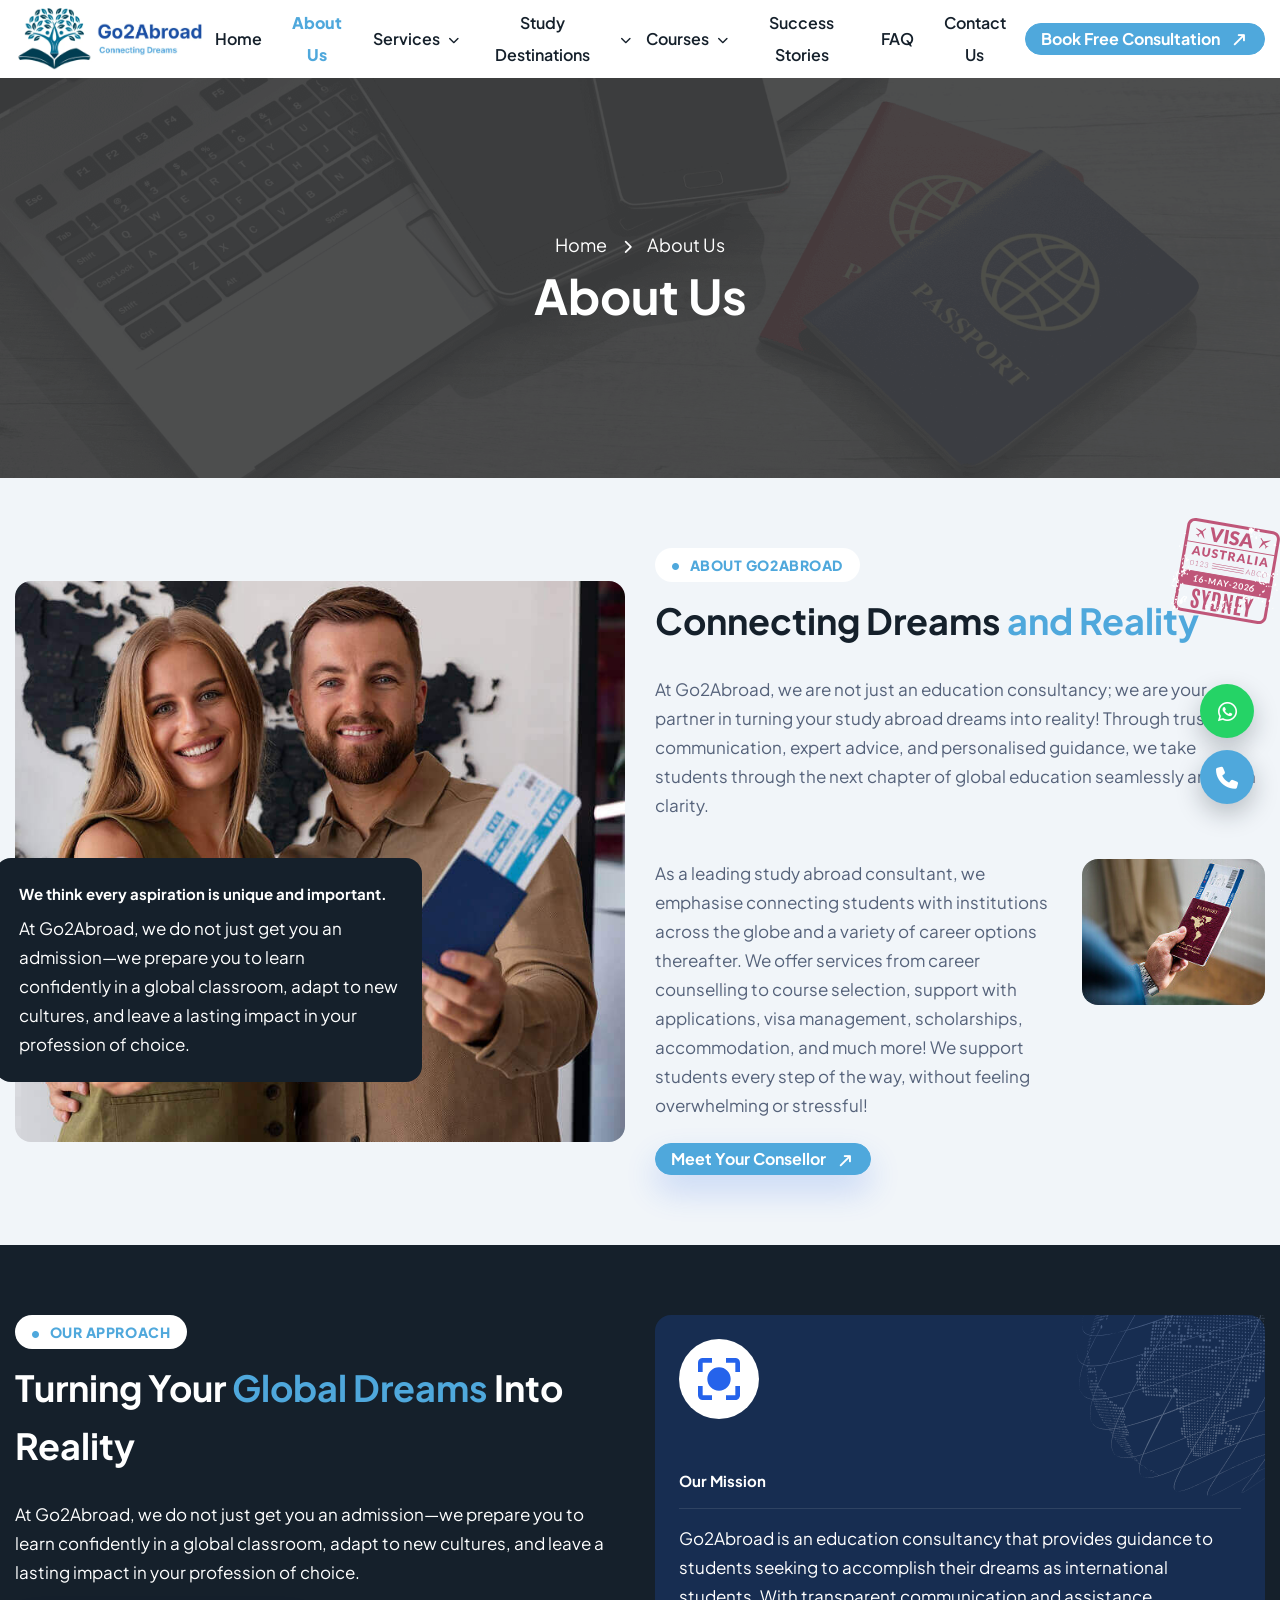
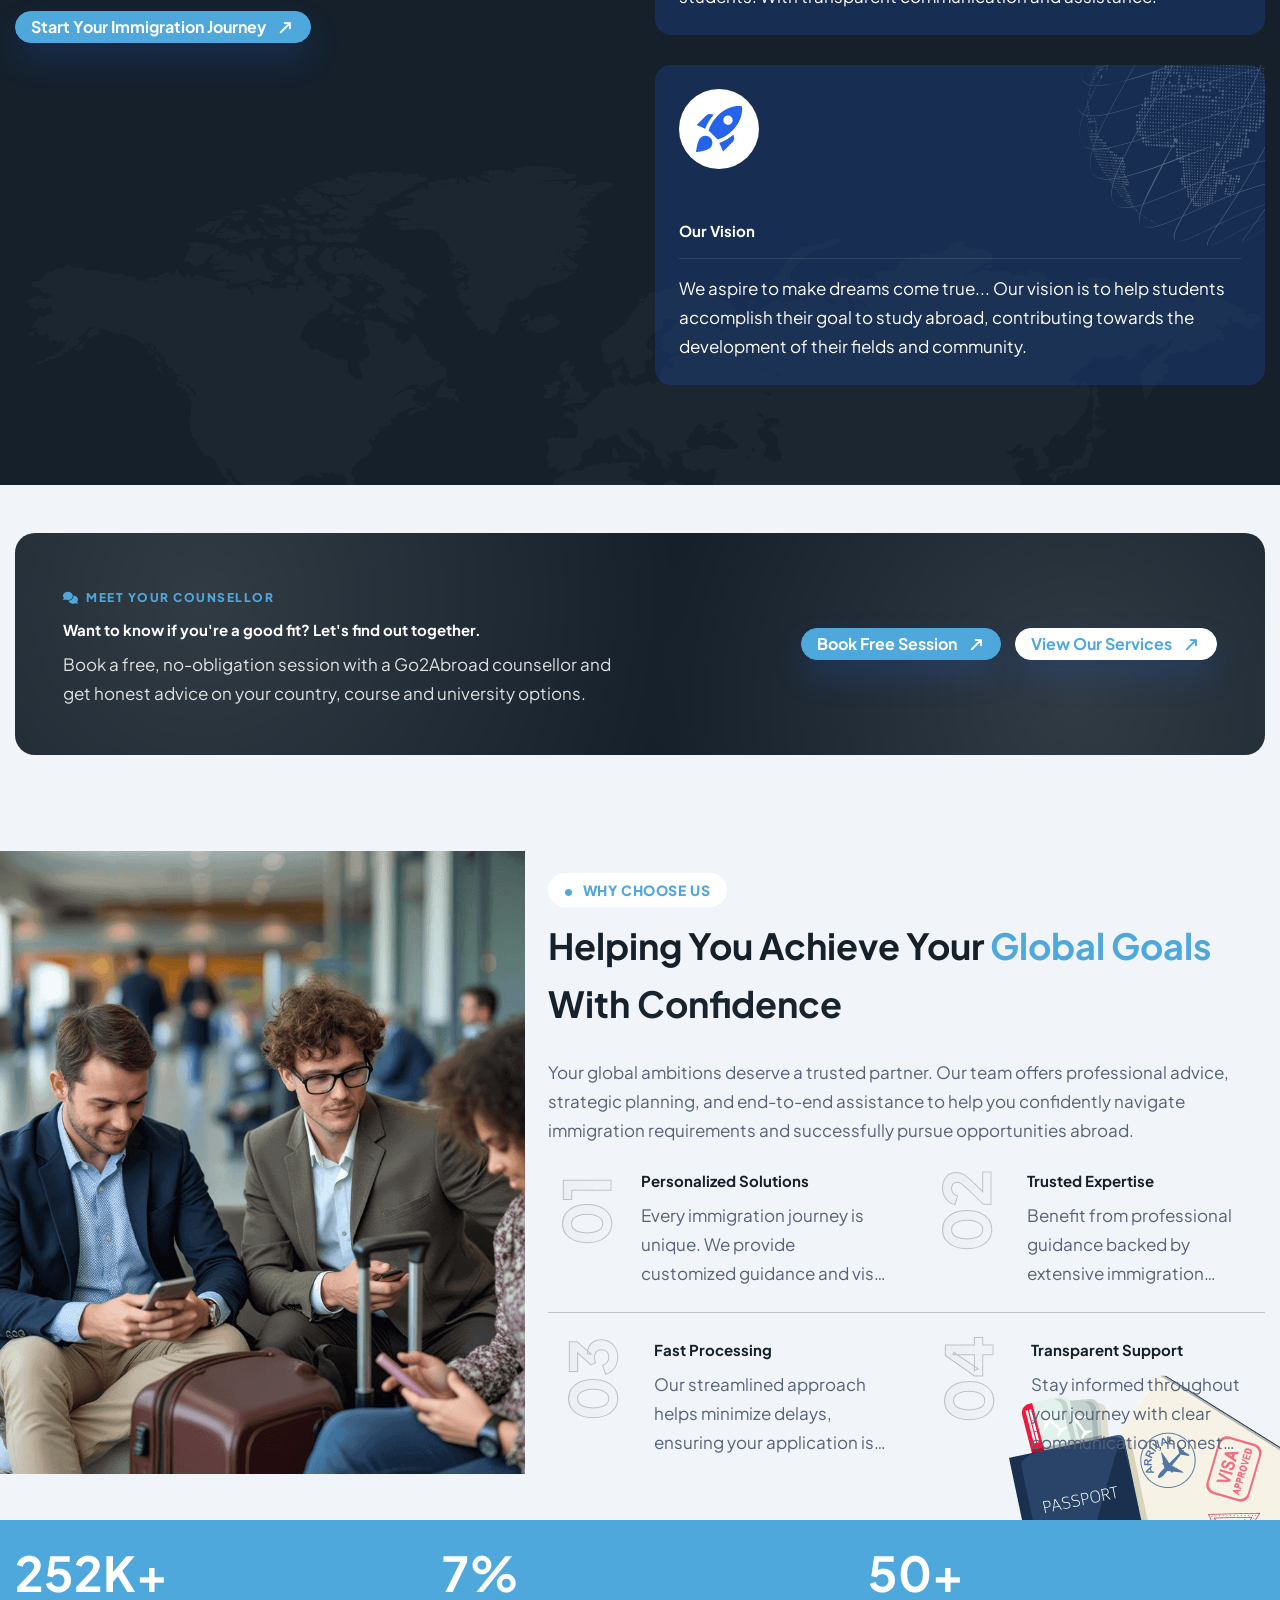
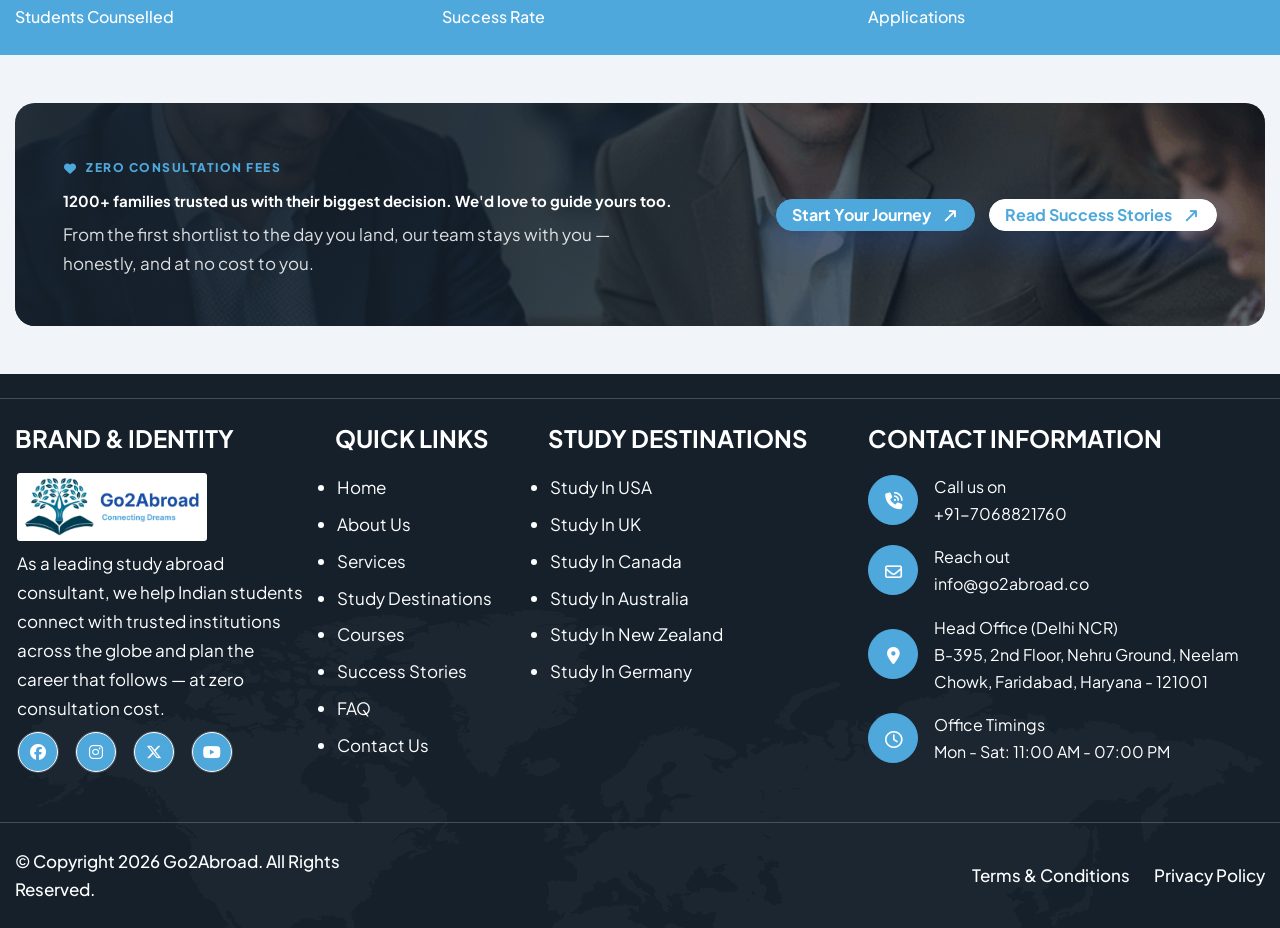
<file: about-us.html>
<!DOCTYPE html>
<html lang="en">
   
 
<head>
      <!-- Meta -->
      <meta charset="utf-8">
      <meta http-equiv="X-UA-Compatible" content="IE=edge">
      <meta name="viewport" content="width=device-width, initial-scale=1.0">
      <meta name="description" content="">
      <meta name="keywords" content="">
      <meta name="robots" content="max-image-preview:large">
	
      <!-- Page Title -->
      <title>GO2ABROAD | About</title>
      <!-- Favicon Icon -->

      <!-- Bootstrap Css Link -->
      <link href="css/bootstrap.min.css" rel="stylesheet" media="screen">
      <!-- Swiper Css -->
      <link rel="stylesheet" href="css/swiper-bundle.min.css">
      <!-- Mouse Cursor Css File -->
      <link rel="stylesheet" href="css/mousecursor.css">
      <!-- Magnific Popup Css File -->
      <link rel="stylesheet" href="css/magnific-popup.css">
      <!-- Font Awesome Icon Css-->
      <link href="css/all.min.css" rel="stylesheet" media="screen">
      <!-- SlickNav Css -->
      <link href="css/slicknav.min.css" rel="stylesheet">
      <!-- Animation On Scroll Css File -->
      <link href="css/aos.css" rel="stylesheet">
      <!-- Google Fonts Link-->
      <link rel="preconnect" href="https://fonts.googleapis.com/">
      <link rel="preconnect" href="https://fonts.gstatic.com/" crossorigin>
	  	  <link rel="stylesheet" href="https://cdnjs.cloudflare.com/ajax/libs/font-awesome/6.5.1/css/all.min.css" />
      <!-- Plus Jakarta Sans Fonts Link -->
      <link href="https://fonts.googleapis.com/css2?family=Plus+Jakarta+Sans:ital,wght@0,200..900;1,200..900&amp;display=swap" rel="stylesheet">
      <!-- Main Custom Css -->
      <link href="css/custom.css" rel="stylesheet" media="screen">
   </head>
   <body>
  
      <!-- Preloader End -->
      <!-- Header New Start -->
             <header id="sisf-page-header" class="sisf-main-header sisf-standerd-header">

      <div id="sisf-page-header-inner" class="sisf-skin--dark position-relative d-flex align-items-center">
         <div class="container">
            <!-- Logo Start -->
            <a class="navbar-brand sisf-header-logo-link mobile-block" href="index.html">
            <img src="images/logo.png" alt="Go2Abroad Logo" style="width: 190px;">
            </a>
            <!-- Logo End -->
            <div class="sisf-centered-header-wrapper sisf--header d-flex justify-content-between align-items-center">
               <!-- Logo Start -->
               <a class="navbar-brand sisf-header-logo-link" href="index.html">
               <img src="images/logo.png" alt="Go2Abroad Logo" style="width: 190px;">
               </a>
               <!-- Logo End -->
               <nav class="navbar navbar-expand-lg">
                  <!-- Main Menu Start -->
                  <div class="collapse navbar-collapse sis-main-menu">
                     <div class="nav-menu-wrapper">
                        <ul class="navbar-nav" id="menu">
                           <li class="nav-item "><a class="nav-link" href="index.html">Home</a></li>
                           <li class="nav-item sis-nav-active"><a class="nav-link" href="about-us.html">About Us</a></li>
                           <li class="nav-item "><a class="nav-link" href="services.html">Services <i class="fas fa-chevron-down custom-toggle-icon ps-2"></i></a>
                              <ul class="sub-menu sis-menu-columns-2">
                                 <li class="nav-item"><a class="nav-link" href="services.html#counselling">Profile &amp; Career Counselling</a></li>
                                 <li class="nav-item"><a class="nav-link" href="services.html#profile-building">Portfolio &amp; Profile Building</a></li>
                                 <li class="nav-item"><a class="nav-link" href="services.html#university-shortlisting">University Shortlisting</a></li>
                                 <li class="nav-item"><a class="nav-link" href="services.html#scholarship-guidance">Scholarship Guidance</a></li>
                                 <li class="nav-item"><a class="nav-link" href="services.html#sop-writing">SOP &amp; LOR Writing</a></li>
                                 <li class="nav-item"><a class="nav-link" href="services.html#visa-assistance">Visa Assistance</a></li>
                                 <li class="nav-item"><a class="nav-link" href="services.html#loan-assistance">Education Loan Assistance</a></li>
                                 <li class="nav-item"><a class="nav-link" href="services.html#test-preparation">English Proficiency Test Prep</a></li>
                                 <li class="nav-item"><a class="nav-link" href="services.html#interview-preparation">Interview Preparation</a></li>
                                 <li class="nav-item"><a class="nav-link" href="services.html#accommodation">Accommodation Assistance</a></li>
                                 <li class="nav-item"><a class="nav-link" href="services.html#forex">Forex Services</a></li>
                                 <li class="nav-item"><a class="nav-link" href="services.html#post-arrival">Post-Arrival Support</a></li>
                                 <li class="nav-item"><a class="nav-link" href="services.html#alumni">Alumni Meets &amp; Mentorship</a></li>
                                 <li class="nav-item"><a class="nav-link" href="services.html#helpline">24&times;7 Helpline Support</a></li>
                                 <li class="nav-item sis-submenu-view-all"><a class="nav-link" href="services.html">View All Services <i class="fa-solid fa-arrow-right-long ps-2"></i></a></li>
                              </ul>
                           </li>
                           <li class="nav-item "><a class="nav-link" href="destinations.html">Study Destinations <i class="fas fa-chevron-down custom-toggle-icon ps-2"></i></a>
                              <ul class="sub-menu sis-menu-columns-2">
                                 <li class="nav-item"><a class="nav-link" href="usa.html">United States of America (USA)</a></li>
                                 <li class="nav-item"><a class="nav-link" href="destinations.html#uk">United Kingdom (UK)</a></li>
                                 <li class="nav-item"><a class="nav-link" href="destinations.html#canada">Canada</a></li>
                                 <li class="nav-item"><a class="nav-link" href="destinations.html#australia">Australia</a></li>
                                 <li class="nav-item"><a class="nav-link" href="destinations.html#new-zealand">New Zealand</a></li>
                                 <li class="nav-item"><a class="nav-link" href="destinations.html#germany">Germany</a></li>
                                 <li class="nav-item"><a class="nav-link" href="destinations.html#ireland">Ireland</a></li>
                                 <li class="nav-item"><a class="nav-link" href="destinations.html#singapore">Singapore</a></li>
                                 <li class="nav-item"><a class="nav-link" href="destinations.html#france">France</a></li>
                                 <li class="nav-item"><a class="nav-link" href="destinations.html#italy">Italy</a></li>
                                 <li class="nav-item"><a class="nav-link" href="destinations.html#europe">Europe (More Countries)</a></li>
                                 <li class="nav-item sis-submenu-view-all"><a class="nav-link" href="destinations.html">View All Destinations <i class="fa-solid fa-arrow-right-long ps-2"></i></a></li>
                              </ul>
                           </li>
                           <li class="nav-item "><a class="nav-link" href="courses.html">Courses <i class="fas fa-chevron-down custom-toggle-icon ps-2"></i></a>
                              <ul class="sub-menu">
                                 <li class="nav-item"><a class="nav-link" href="courses.html#undergraduate">Undergraduate (Bachelor's)</a></li>
                                 <li class="nav-item"><a class="nav-link" href="courses.html#postgraduate">Postgraduate (Master's)</a></li>
                                 <li class="nav-item"><a class="nav-link" href="courses.html#mba">MBA &amp; Management</a></li>
                                 <li class="nav-item"><a class="nav-link" href="courses.html#phd">PhD &amp; Doctorate</a></li>
                                 <li class="nav-item"><a class="nav-link" href="courses.html#diploma">Diploma &amp; Certificate</a></li>
                                 <li class="nav-item"><a class="nav-link" href="courses.html#language">English Language Programs</a></li>
                                 <li class="nav-item sis-submenu-view-all"><a class="nav-link" href="courses.html">View All Courses <i class="fa-solid fa-arrow-right-long ps-2"></i></a></li>
                              </ul>
                           </li>
                           <li class="nav-item submenu "><a class="nav-link" href="success-stories.html">Success Stories</a></li>
                           <li class="nav-item submenu "><a class="nav-link" href="faq.html">FAQ</a></li>
                           <li class="nav-item submenu "><a class="nav-link" href="contact.html">Contact Us</a></li>
                        </ul>
                     </div>
                  </div>
                  <!-- Main Menu End -->
               </nav>
               <div class="sisf-widget-holder sisf--two d-flex align-items-center">
                  <div class="header-btn">
                     <a href="contact.html" class="sis-btn-default shadow-none">Book Free Consultation<i class="fa-solid fa-arrow-right-long"></i></a>
                  </div>
               </div>
            </div>
            <div class="navbar-toggle"></div>
            <div class="responsive-menu"></div>
         </div>
      </div>
   </header>
      <!-- Header New End -->
      <!-- Banner Section Start -->
      <div class="sisf-banner position-relative">
         <div class="banner-img">
            <figure>
               <img src="images/page-banner.png" alt="Go2Abroad">
            </figure>
         </div>
         <div class="sisf-page-title sisf-m sisf-title--standard sisf-alignment--center">
            <div class="sisf-m-inner container">
               <div class="sisf-breadcrumbs mb-2">
                  <a class="sisf-breadcrumbs-link text-white" href="index.html">
                  <span>Home</span>
                  </a>
                  <span class="sisf-breadcrumbs-separator text-white mx-2"><i class="fa-solid fa-chevron-right"></i></span>
                  <span class="sisf-breadcrumbs-current text-white">About Us</span>
               </div>
               <div class="sisf-m-content sisf-content-grid ">
                  <h1 class="sisf-m-title text-white sis-text-anime-style-3 entry-title">About Us</h1>
               </div>
            </div>
         </div>
      </div>
      <!-- Banner Section End -->
      <!-- About Us Section Start -->
      <div class="sis-about-section section">
         <div class="container">
            <div class="row align-items-center">
               <div class="col-lg-6">
                  <div class="sisf-about-left-image-with-content position-relative">
                     <div class="sisf-about-left-image">
                        <figure class="sis-image-anime sis-reveal">
                           <img src="images/about-image.jpg" class="w-100 sis-radius" alt="Go2Abroad">
                        </figure>
                     </div>
                     <div class="sisf-about-content" data-aos="zoom-in-left" data-aos-delay="400">
                        <div class="sisf-e-inner sisf-float-left-right sis-comman-background p-4 sis-radius">
                           <div class="sisf-e-content">
                              <div class="sisf-e-title mb-2">
                                 <h2 class="text-white sis-comman-title">We think every aspiration is unique and important.</h2>
                              </div>
                              <div class="sis-e-text">
                                 <p class="text-white mb-0">At Go2Abroad, we do not just get you an admission—we prepare you to learn confidently in a global classroom, adapt to new cultures, and leave a lasting impact in your profession of choice.
</p>
                              </div>
                           </div>
                        </div>
                     </div>
                  </div>
               </div>
               <div class="col-lg-6 position-relative">
                  <!-- Section Title Start -->
                  <div class="sisf-sis-section-title sis-section-title">
                     <span class="sisf-m-subtitle sis-text-anime-style-3">ABOUT GO2ABROAD</span>
                     <h2 class="sisf-m-title sis-text-anime-style-3"> Connecting Dreams 
				 <span class="sisf-e-colored">and Reality </span></h2>
                     <div class="sisf-m-text" data-aos="fade-up" data-aos-delay="100">
                        <p> At Go2Abroad, we are not just an education consultancy;
						we are your partner in turning your study abroad dreams into
						reality! Through trusted communication, expert advice, and
						personalised guidance, we take students through the next chapter of global education seamlessly and with clarity.
</p>
                     </div>
                  </div>
                  <!-- Section Title End -->
                  <div class="row">
                     <div class="col-md-8">
                        <div class="sisf-about-content-right" data-aos="fade-up" data-aos-delay="100">
                           <div class="sisf-e-inner">
                              <div class="sisf-e-content">
                                 
                                 <div class="sis-e-text">
                                    <p class="mb-0">As a leading study abroad consultant, we emphasise connecting students with institutions across the globe and a variety of career options thereafter. We offer services from career counselling to course selection, support with applications, visa management, scholarships, accommodation, and much more! We support students every step of the way, without feeling overwhelming or stressful!
</p>
                                 </div>
                              </div>
                           </div>
                        </div>
                     </div>
                     <div class="col-md-4">
                        <div class="sisf-about-right-bottom" data-aos="fade-up" data-aos-delay="300">
                           <figure class="sis-image-anime">
                              <img src="images/about-image-1.jpg" class="w-100 sis-radius" alt="Go2Abroad">
                           </figure>
                        </div>
                     </div>
                     <div class="col-12">
                        <div class="sisf-m-button pt-4" data-aos="fade-up" data-aos-delay="500">
                           <a href="about-us.html" class="sis-btn-default">Meet Your Consellor<i class="fa-solid fa-arrow-right-long"></i></a>
                        </div>
                     </div>
                  </div>
                  <div class="sisf-about-top-image" data-aos="zoom-in" data-aos-delay="500">
                     <div class="sisf-animated-top sisf-swing">
                        <figure>
                           <img src="images/about-visa-image.svg" alt="Go2Abroad">
                        </figure>
                     </div>
                  </div>
               </div>
            </div>
         </div>
      </div>
      <!-- About Us Section End -->
      <!-- Our Approach Section Start -->
      <div class="sis-our-approach-section sis-comman-background position-relative section">
         <div class="sisf-sis-bottom-left-image">
            <figure>
               <img src="images/footer-bg.png" alt="Go2Abroad">
            </figure>
         </div>
         <div class="container">
            <div class="row">
               <div class="col-lg-6">
                  <!-- Section Title Start -->
                  <div class="sisf-sis-section-title sis-section-title">
                     <span class="sisf-m-subtitle sis-text-anime-style-3">OUR APPROACH</span>
                     <h2 class="sisf-m-title text-white sis-text-anime-style-3">Turning Your <span class="sisf-e-colored">Global Dreams</span> Into Reality</h2>
                     <div class="sisf-m-text" data-aos="fade-up" data-aos-delay="100">
                        <p class="text-white">At Go2Abroad, we do not just get you an admission—we prepare you to learn confidently in a global classroom, adapt to new cultures, and leave a lasting impact in your profession of choice.
</p>
                     </div>
                     <div class="sisf-m-button pt-4" data-aos="fade-up" data-aos-delay="300">
                        <a href="service.html" class="sis-btn-default">Start Your Immigration Journey<i class="fa-solid fa-arrow-right-long"></i></a>
                     </div>
                  </div>
                  <!-- Section Title End -->
               </div>
               <div class="col-lg-6">
                  <div class="sisf-our-approach-content position-relative" data-aos="fade-up" data-aos-delay="100">
                     <div class="sisf-sis-top-right-image">
                        <figure>
                           <img src="images/about-pattern-img.png" alt="Go2Abroad">
                        </figure>
                     </div>
                     <div class="sis-e-inner sis-radius p-4">
                        <!-- Icon Start -->
                        <div class="sisf-our-icon">
                           <figure>
                              <img src="images/about-icon-1.svg" alt="Go2Abroad">
                           </figure>
                        </div>
                        <!-- Icon End -->
                        <!-- Content Start -->
                        <div class="sisf-e-content">
                           <div class="sis-e-title">
                              <h3 class="text-white">Our Mission</h3>
                           </div>
                           <div class="sis-e-text">
                              <p class="text-white mb-0">Go2Abroad is an education consultancy that provides
							  guidance to students seeking to accomplish their dreams as international students.
							  With transparent communication and assistance.
</p>
                           </div>
                        </div>
                        <!-- Content End -->
                     </div>
                  </div>
                  <div class="sisf-our-approach-content position-relative" data-aos="fade-up" data-aos-delay="300">
                     <div class="sisf-sis-top-right-image">
                        <figure>
                           <img src="images/about-pattern-img.png" alt="Go2Abroad">
                        </figure>
                     </div>
                     <div class="sis-e-inner sis-radius p-4">
                        <!-- Icon Start -->
                        <div class="sisf-our-icon">
                           <figure>
                              <img src="images/about-icon-2.svg" alt="Go2Abroad">
                           </figure>
                        </div>
                        <!-- Icon End -->
                        <!-- Content Start -->
                        <div class="sisf-e-content">
                           <div class="sis-e-title">
                              <h3 class="text-white">Our Vision</h3>
                           </div>
                           <div class="sis-e-text">
                              <p class="text-white mb-0">We aspire to make dreams come true... Our vision is to help students accomplish their goal to study abroad, contributing towards the development of their fields and community.
</p>
                           </div>
                        </div>
                        <!-- Content End -->
                     </div>
                  </div>
               </div>
            </div>
          
         </div>
      </div>
      <!-- Our Approach Section End -->

      <!-- CTA Banner: Meet your counsellor -->
      <div class="sis-cta-wrap py-5">
         <div class="container">
            <div class="sis-cta-banner cta-navy" data-aos="fade-up">
               <div class="sis-cta-pattern"></div>
               <div class="sis-cta-inner">
                  <div class="sis-cta-text">
                     <span class="sis-cta-eyebrow"><i class="fa-solid fa-comments"></i> Meet Your Counsellor</span>
                     <h3 class="sis-cta-title">Want to know if you're a good fit? Let's find out together.</h3>
                     <p class="sis-cta-desc">Book a free, no-obligation session with a Go2Abroad counsellor and get honest advice on your country, course and university options.</p>
                  </div>
                  <div class="sis-cta-actions">
                     <a href="contact.html" class="sis-btn-default">Book Free Session<i class="fa-solid fa-arrow-right-long"></i></a>
                     <a href="services.html" class="sis-btn-default btn-light">View Our Services<i class="fa-solid fa-arrow-right-long"></i></a>
                  </div>
               </div>
            </div>
         </div>
      </div>
      <!-- End CTA Banner -->

      <!-- Why Choose Us Section Start -->
      <div class="sis-why-choose-us-section position-relative">
         <div class="sisf-sis-bottom-right-image" data-aos="fade-left" data-aos-delay="400">
            <figure>
               <img src="images/page-image-2.png" class="sisf-fade" alt="Go2Abroad">
            </figure>
         </div>
         <div class="sis-why-choose-us-bg sisf-section">
            <div class="container">
               <div class="row">
                  <div class="col-lg-5"></div>
                  <div class="col-lg-7">
                     <!-- Section Title Start -->
                     <div class="sisf-sis-section-title mb-4 sis-section-title">
                        <span class="sisf-m-subtitle sis-text-anime-style-3">WHY CHOOSE US</span>
                        <h2 class="sisf-m-title sis-text-anime-style-3">Helping You Achieve Your <span class="sisf-e-colored">Global Goals</span> With Confidence</h2>
                        <div class="sisf-m-text" data-aos="fade-up" data-aos-delay="100">
                           <p>Your global ambitions deserve a trusted partner. Our team offers professional advice, strategic planning, and end-to-end assistance to help you confidently navigate immigration requirements and successfully pursue opportunities abroad.</p>
                        </div>
                     </div>
                     <!-- Section Title End -->
                     <div class="sisf-sis-why-choose-us-content sisf-top">
                        <div class="row">
                           <div class="col-md-6">
                              <div class="sis-why-choose-us-content" data-aos="fade-up" data-aos-delay="300">
                                 <div class="sis-e-inner">
                                    <div class="sisf-m-count">
                                       <span>01</span>
                                    </div>
                                    <div class="sisf-e-content">
                                       <div class="sis-e-title mb-2">
                                          <h3>Personalized Solutions</h3>
                                       </div>
                                       <div class="sis-e-text">
                                          <p class="sis-page-text--line">Every immigration journey is unique. We provide customized guidance and visa strategies tailored to your goals.</p>
                                       </div>
                                    </div>
                                 </div>
                              </div>
                           </div>
                           <div class="col-md-6">
                              <div class="sis-why-choose-us-content" data-aos="fade-up" data-aos-delay="500">
                                 <div class="sis-e-inner">
                                    <div class="sisf-m-count">
                                       <span>02</span>
                                    </div>
                                    <div class="sisf-e-content">
                                       <div class="sis-e-title mb-2">
                                          <h3>Trusted Expertise</h3>
                                       </div>
                                       <div class="sis-e-text">
                                          <p class="sis-page-text--line">Benefit from professional guidance backed by extensive immigration knowledge, ensuring accurate advice.</p>
                                       </div>
                                    </div>
                                 </div>
                              </div>
                           </div>
                        </div>
                     </div>
                     <div class="sisf-sis-why-choose-us-content">
                        <div class="row">
                           <div class="col-md-6">
                              <div class="sis-why-choose-us-content" data-aos="fade-up" data-aos-delay="700">
                                 <div class="sis-e-inner">
                                    <div class="sisf-m-count">
                                       <span>03</span>
                                    </div>
                                    <div class="sisf-e-content">
                                       <div class="sis-e-title mb-2">
                                          <h3>Fast Processing</h3>
                                       </div>
                                       <div class="sis-e-text">
                                          <p class="sis-page-text--line">Our streamlined approach helps minimize delays, ensuring your application is prepared accurately and submitted efficiently.</p>
                                       </div>
                                    </div>
                                 </div>
                              </div>
                           </div>
                           <div class="col-md-6">
                              <div class="sis-why-choose-us-content" data-aos="fade-up" data-aos-delay="900">
                                 <div class="sis-e-inner">
                                    <div class="sisf-m-count">
                                       <span>04</span>
                                    </div>
                                    <div class="sisf-e-content">
                                       <div class="sis-e-title mb-2">
                                          <h3>Transparent Support</h3>
                                       </div>
                                       <div class="sis-e-text">
                                          <p class="mb-0 sis-page-text--line">Stay informed throughout your journey with clear communication, honest guidance, and regular updates at every stage.</p>
                                       </div>
                                    </div>
                                 </div>
                              </div>
                           </div>
                        </div>
                     </div>
                  </div>
               </div>
            </div>
         </div>
      </div>
      <!-- Why Choose Us Section End -->
      <!-- Page Counters Section Start -->
      <div class="sis-page-counters-section sis-primary-background overflow-hidden py-4">
         <div class="container">
            <div class="row">
               <div class="col-md-4">
                  <div class="sisf-page-counters">
                     <!-- Counter Item Start -->
                     <div class="sis-counter-item" data-aos="fade-up" data-aos-delay="100">
                        <!-- Counter Title Start -->
                        <div class="sis-counter-title">
                           <h2 class="d-flex align-items-center">
                              <span class="sis-counter text-white">2000
</span>
                              <span class="sisf-digit-label text-white">K+</span>
                           </h2>
                        </div>
                        <!-- Counter Title End -->                     
                        <!-- Counter Content Start -->
                        <div class="sis-counter-content">
                           <span class="sisf-content text-white">Students Counselled</span>
                        </div>
                        <!-- Counter Content End -->
                     </div>
                     <!-- Counter Item End -->
                  </div>
               </div>
               <div class="col-md-4">
                  <div class="sisf-page-counters">
                     <!-- Counter Item Start -->
                     <div class="sis-counter-item" data-aos="fade-up" data-aos-delay="300">
                        <!-- Counter Title Start -->
                        <div class="sis-counter-title">
                           <h2 class="d-flex align-items-center">
                              <span class="sis-counter text-white">60
</span>
                              <span class="sisf-digit-label text-white">%</span>
                           </h2>
                        </div>
                        <!-- Counter Title End -->                     
                        <!-- Counter Content Start -->
                        <div class="sis-counter-content">
                           <span class="sisf-content text-white">Success Rate</span>
                        </div>
                        <!-- Counter Content End -->
                     </div>
                     <!-- Counter Item End -->
                  </div>
               </div>
               <div class="col-md-4">
                  <div class="sisf-page-counters">
                     <!-- Counter Item Start -->
                     <div class="sis-counter-item" data-aos="fade-up" data-aos-delay="500">
                        <!-- Counter Title Start -->
                        <div class="sis-counter-title">
                           <h2 class="d-flex align-items-center">
                              <span class="sis-counter text-white">400
</span>
                              <span class="sisf-digit-label text-white">+</span>
                           </h2>
                        </div>
                        <!-- Counter Title End -->                     
                        <!-- Counter Content Start -->
                        <div class="sis-counter-content">
                           <span class="sisf-content text-white">Applications</span>
                        </div>
                        <!-- Counter Content End -->
                     </div>
                     <!-- Counter Item End -->
                  </div>
               </div>
            </div>
         </div>
      </div>
      <!-- Page Counters Section End -->

      <!-- CTA Banner: Trust CTA before footer -->
      <div class="sis-cta-wrap py-5">
         <div class="container">
            <div class="sis-cta-banner cta-image" style="background-image:url('images/choose-us-image.png');" data-aos="fade-up">
               <div class="sis-cta-inner">
                  <div class="sis-cta-text">
                     <span class="sis-cta-eyebrow"><i class="fa-solid fa-heart"></i> Zero Consultation Fees</span>
                     <h3 class="sis-cta-title">1200+ families trusted us with their biggest decision. We'd love to guide yours too.</h3>
                     <p class="sis-cta-desc">From the first shortlist to the day you land, our team stays with you — honestly, and at no cost to you.</p>
                  </div>
                  <div class="sis-cta-actions">
                     <a href="contact.html" class="sis-btn-default">Start Your Journey<i class="fa-solid fa-arrow-right-long"></i></a>
                     <a href="success-stories.html" class="sis-btn-default btn-light">Read Success Stories<i class="fa-solid fa-arrow-right-long"></i></a>
                  </div>
               </div>
            </div>
         </div>
      </div>
      <!-- End CTA Banner -->

                  <!-- Footer Start -->
      <footer class="main-footer">
         <div class="sisf-page-footer-inner-area sisf-page-background position-relative pt-4">
            <div class="sisf-sis-bottom-left-image">
               <figure>
                  <img src="images/footer-bg.png" alt="">
               </figure>
            </div>
            <div class="sisf-page-footer-middle-area pt-4">
               <div class="container">
                  <div class="row">
                     <div class="col-xl-3 col-lg-6 col-md-6">
                        <!-- Links Start -->
                        <div class="footer-links page" data-aos="fade-up" data-aos-delay="300">
                           <h3>BRAND &amp; IDENTITY</h3>
                           <ul>
                              <li style="list-style:none;" class="footerlogo"><a class="navbar-brand" href="index.html">
                              <img src="images/logo.png" alt="Go2Abroad Logo" style="width: 190px;"> </a></li>
                              <li style="list-style:none;">As a leading study abroad consultant, we help Indian students connect with trusted institutions across the globe and plan the career that follows &mdash; at zero consultation cost.</li>
                              <li style="list-style:none;">
                              <div class="footer-links page">
                              <div class="footer-social-icons-link page">
                                 <ul class="list-unstyled d-flex align-items-left justify-content-left gap-3 p-0 m-0">
                                    <li class="mb-0 p-0"><a href="https://www.facebook.com/p/Go2Abroad-Overseas-Consultancy-61587411091019/" target="_blank" rel="noopener"><i class="fa-brands fa-facebook"></i></a></li>
                                    <li class="mb-0 p-0"><a href="https://www.instagram.com/go2abroad_?igsh=cG10ODg4bDY4ejh1&amp;utm_source=qr" target="_blank" rel="noopener"><i class="fa-brands fa-instagram"></i></a></li>
                                    <li class="mb-0 p-0"><a href="https://x.com/G2Abroad_25?t=-zpbUEvZoTwsGH3QNKZSfA&amp;s=09" target="_blank" rel="noopener"><i class="fa-brands fa-x-twitter"></i></a></li>
                                    <li class="mb-0 p-0"><a href="https://www.youtube.com/@go2abroad" target="_blank" rel="noopener"><i class="fa-brands fa-youtube"></i></a></li>
                                 </ul>
                              </div>
                           </div>
                              </li>
                           </ul>
                        </div>
                        <!-- Links End -->
                     </div>
                     <div class="col-xl-2 col-lg-6 col-md-6">
                        <!-- Links Start -->
                        <div class="footer-links page" data-aos="fade-up" data-aos-delay="100">
                           <h3>QUICK LINKS</h3>
                           <ul>
                              <li><a href="index.html">Home</a></li>
                              <li><a href="about-us.html">About Us</a></li>
                              <li><a href="services.html">Services</a></li>
                              <li><a href="destinations.html">Study Destinations</a></li>
                              <li><a href="courses.html">Courses</a></li>
                              <li><a href="success-stories.html">Success Stories</a></li>
                              <li><a href="faq.html">FAQ</a></li>
                              <li class="mb-0"><a href="contact.html">Contact Us</a></li>
                           </ul>
                        </div>
                        <!-- Links End -->
                     </div>

                     <div class="col-xl-3 col-lg-6 col-md-6">
                        <!-- Links Start -->
                        <div class="footer-links page" data-aos="fade-up" data-aos-delay="300">
                           <h3>STUDY DESTINATIONS</h3>
                           <ul>
                              <li><a href="usa.html">Study In USA</a></li>
                              <li><a href="destinations.html#uk">Study In UK</a></li>
                              <li><a href="destinations.html#canada">Study In Canada</a></li>
                              <li><a href="destinations.html#australia">Study In Australia</a></li>
                              <li><a href="destinations.html#new-zealand">Study In New Zealand</a></li>
                              <li class="mb-0"><a href="destinations.html#germany">Study In Germany</a></li>
                           </ul>
                        </div>
                        <!-- Links End -->
                     </div>
                     <div class="col-xl-4 col-lg-6 col-md-6">
                        <!-- Links Start -->
                        <div class="footer-links page" data-aos="fade-up" data-aos-delay="700">
                           <h3 class="text-uppercase">CONTACT INFORMATION</h3>
                           <div class="sisf-sis-contact-information">
                              <div class="sisf-contact-box mb-3 d-flex align-items-center gap-3">
                                 <div class="sisf-icon">
                                    <a href="tel:+917068821760"><i class="fa-solid fa-phone-volume"></i></a>
                                 </div>
                                 <div class="sisf-sis-e-content">
                                    <span class="sis-title text-white d-block">Call us on</span>
                                    <a href="tel:+917068821760" class="sis-title text-white d-block">+91-7068821760</a>
                                 </div>
                              </div>
                              <div class="sisf-contact-box mb-3 d-flex align-items-center gap-3">
                                 <div class="sisf-icon">
                                    <a href="mailto:info@go2abroad.co"><i class="fa-regular fa-envelope"></i></a>
                                 </div>
                                 <div class="sisf-sis-e-content">
                                    <span class="sis-title text-white d-block">Reach out</span>
                                    <a href="mailto:info@go2abroad.co" class="sis-title text-white d-block">info@go2abroad.co</a>
                                 </div>
                              </div>
                              <div class="sisf-contact-box mb-3 d-flex align-items-center gap-3">
                                 <div class="sisf-icon">
                                    <a href="contact.html"><i class="fa-solid fa-location-dot"></i></a>
                                 </div>
                                 <div class="sisf-sis-e-content">
                                    <span class="sis-title text-white d-block">Head Office (Delhi NCR)</span>
                                    <a href="contact.html" class="sis-title text-white d-block">B-395, 2nd Floor, Nehru Ground, Neelam Chowk, Faridabad, Haryana - 121001</a>
                                 </div>
                              </div>
                              <div class="sisf-contact-box mb-3 d-flex align-items-center gap-3">
                                 <div class="sisf-icon">
                                    <a href="#"><i class="fa-regular fa-clock"></i></a>
                                 </div>
                                 <div class="sisf-sis-e-content">
                                    <span class="sis-title text-white d-block">Office Timings</span>
                                    <a href="#" class="sis-title text-white d-block">Mon - Sat: 11:00 AM - 07:00 PM</a>
                                 </div>
                              </div>
                           </div>
                        </div>
                        <!-- Links End -->
                     </div>
                  </div>
               </div>
            </div>
            <div class="sisf-page-footer-bottom-area">
               <div class="container">
                  <!-- Footer Copyright Section Start -->
                  <div class="footer-copyright py-4">
                     <div class="row align-items-center">
                        <div class="col-xl-4 col-lg-4">
                           <!-- Footer Copyright Start -->
                           <div class="footer-copyright-text">
                              <p class="mb-0 text-white">&copy; Copyright 2026 Go2Abroad. All Rights Reserved.</p>
                           </div>
                           <!-- Footer Copyright End -->
                        </div>
                        <div class="col-xl-4 col-lg-3 col-md-4">
                           <!-- Links Start -->

                           <!-- Links End -->
                        </div>
                        <div class="col-xl-4 col-lg-5 col-md-8">
                           <div class="footer-privacy-policy">
                              <ul class="list-unstyled d-flex align-items-center justify-content-end gap-4 p-0 m-0">
                                 <li><a href="#" class="text-white">Terms &amp; Conditions</a></li>
                                 <li><a href="#" class="text-white">Privacy Policy</a></li>
                              </ul>
                           </div>
                        </div>
                     </div>
                  </div>

               </div>
            </div>
         </div>
      </footer>
      <!-- Footer End -->

      <!-- Floating Call / WhatsApp CTA -->
      <div class="sis-floating-cta">
         <a href="https://wa.me/919958155484" target="_blank" rel="noopener" class="sis-fab-whatsapp" aria-label="Chat on WhatsApp"><i class="fa-brands fa-whatsapp"></i></a>
         <a href="tel:+917068821760" class="sis-fab-call" aria-label="Call Go2Abroad"><i class="fa-solid fa-phone"></i></a>
      </div>

      <div class="sisf-cursor sisf-js-cursor">
         <div class="sisf-cursor-wrapper">
            <div class="sisf-cursor--follower sisf-js-follower"></div>
            <div class="sisf-cursor--label sisf-js-label"></div>
            <div class="sisf-cursor--drap sisf-js-drap"></div>
            <div class="sisf-cursor--icon sisf-js-icon"></div>
         </div>
      </div>
      <!-- Cursor End -->
      <!-- Back to Top Button Start -->
      <div class="sis-back-to-top-button">
         <button class="sis-back-to-top" id="backToTop">
         <span><i class="fa fa-chevron-up"></i></span>
         </button>
      </div>
      <!-- Back to Top Button End -->
      <!-- Jquery Library File -->
      <script src="js/jquery-3.7.1.min.js"></script>
      <!-- Bootstrap js File -->
      <script src="js/bootstrap.min.js"></script>
      <!-- Validator js file -->
      <script src="js/validator.min.js"></script>
      <!-- SlickNav js File -->
      <script src="js/jquery.slicknav.js"></script>
      <!-- Swiper js File -->
      <script src="js/swiper-bundle.min.js"></script>
      <!-- Animation On Scroll Js File -->
      <script src="js/aos.js"></script>
      <!-- Counter js File -->
      <script src="js/jquery.waypoints.min.js"></script>
      <script src="js/jquery.counterup.min.js"></script>
      <!-- Magnific js File -->
      <script src="js/jquery.magnific-popup.min.js"></script>
      <!-- Gsap Js File -->
      <script src="js/gsap.min.js"></script>
      <!-- Cursor Js File -->
      <script src="js/magiccursor.js"></script>
      <script src="js/cursor/cursor.js"></script>
      <!-- Text Effect js file -->
      <script src="js/ScrollTrigger.min.js"></script>
      <script src="js/SplitText.js"></script>
      <!-- Main Custom js file -->
      <script src="js/script.js"></script>
      <!-- Country Detail Page: scrollspy, cost calculator, university finder -->
      <script src="js/country-tools.js"></script>
   </body>
</html>
</file>
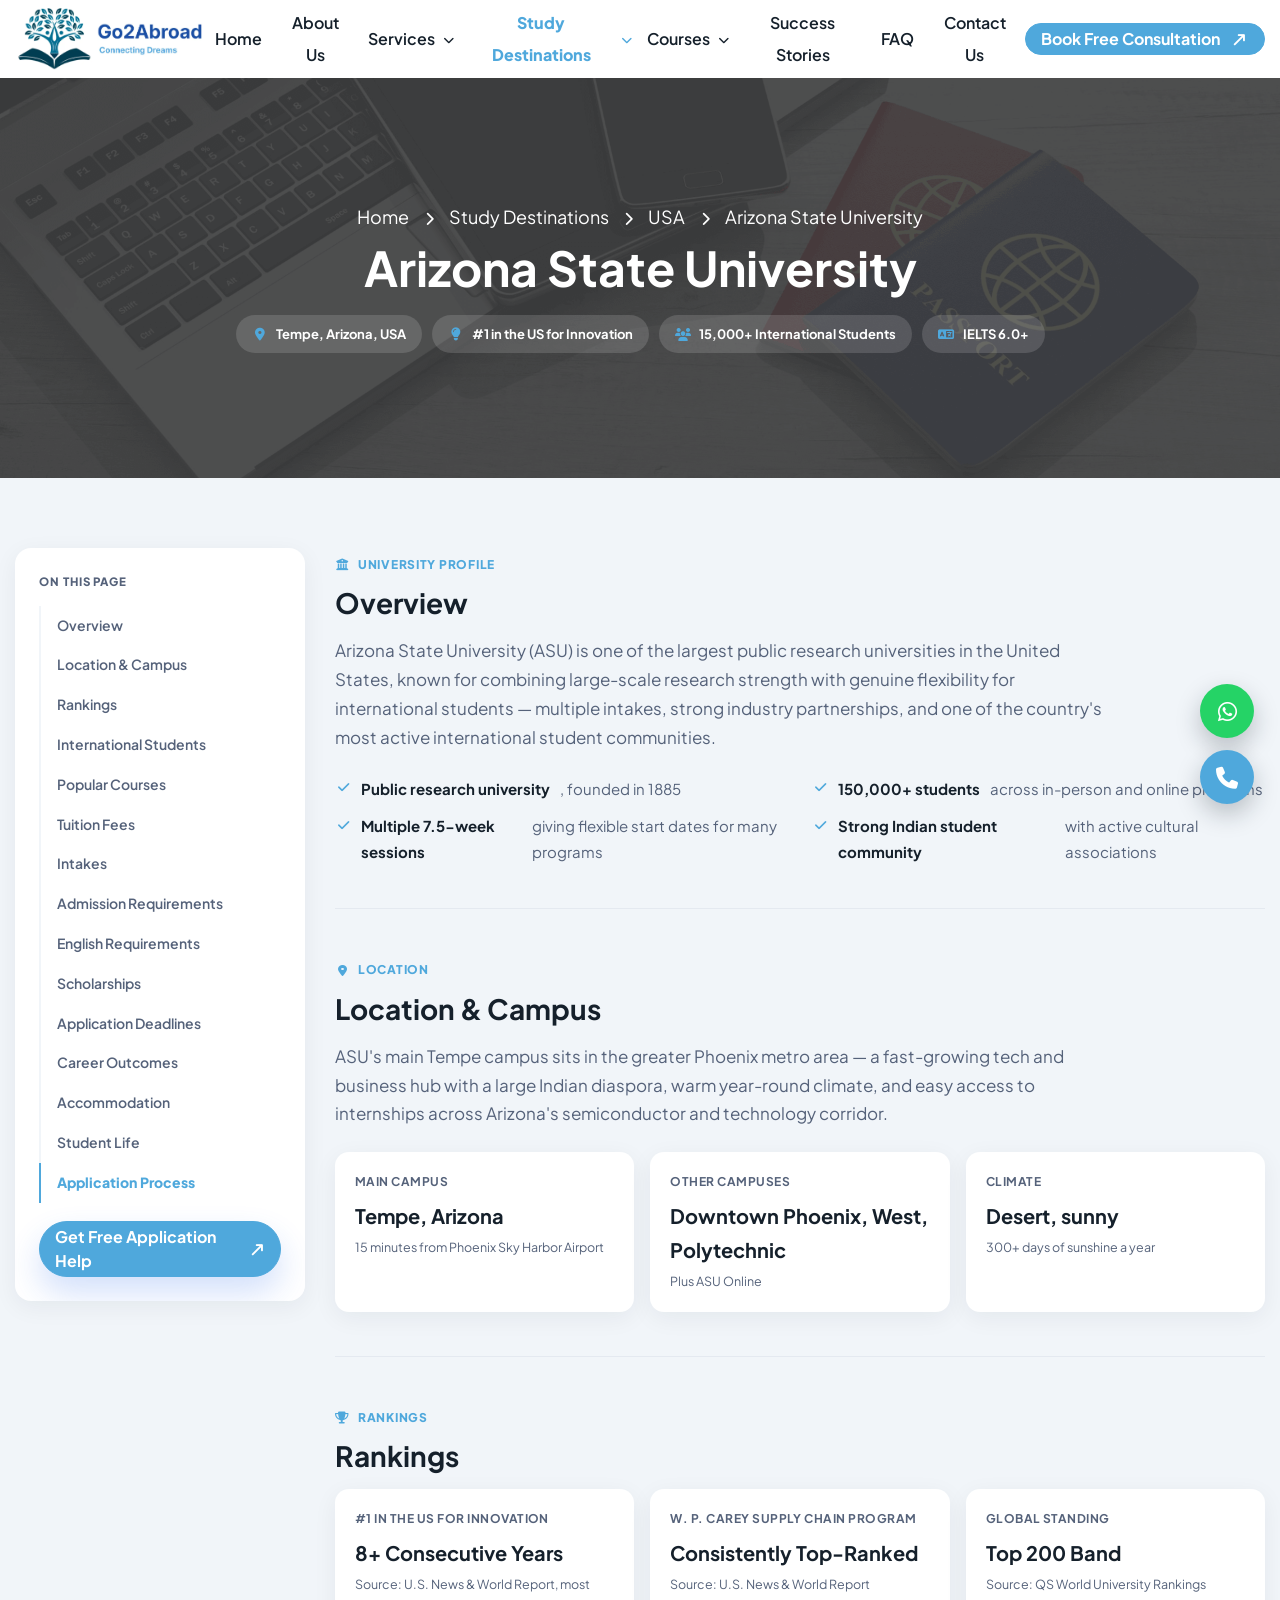
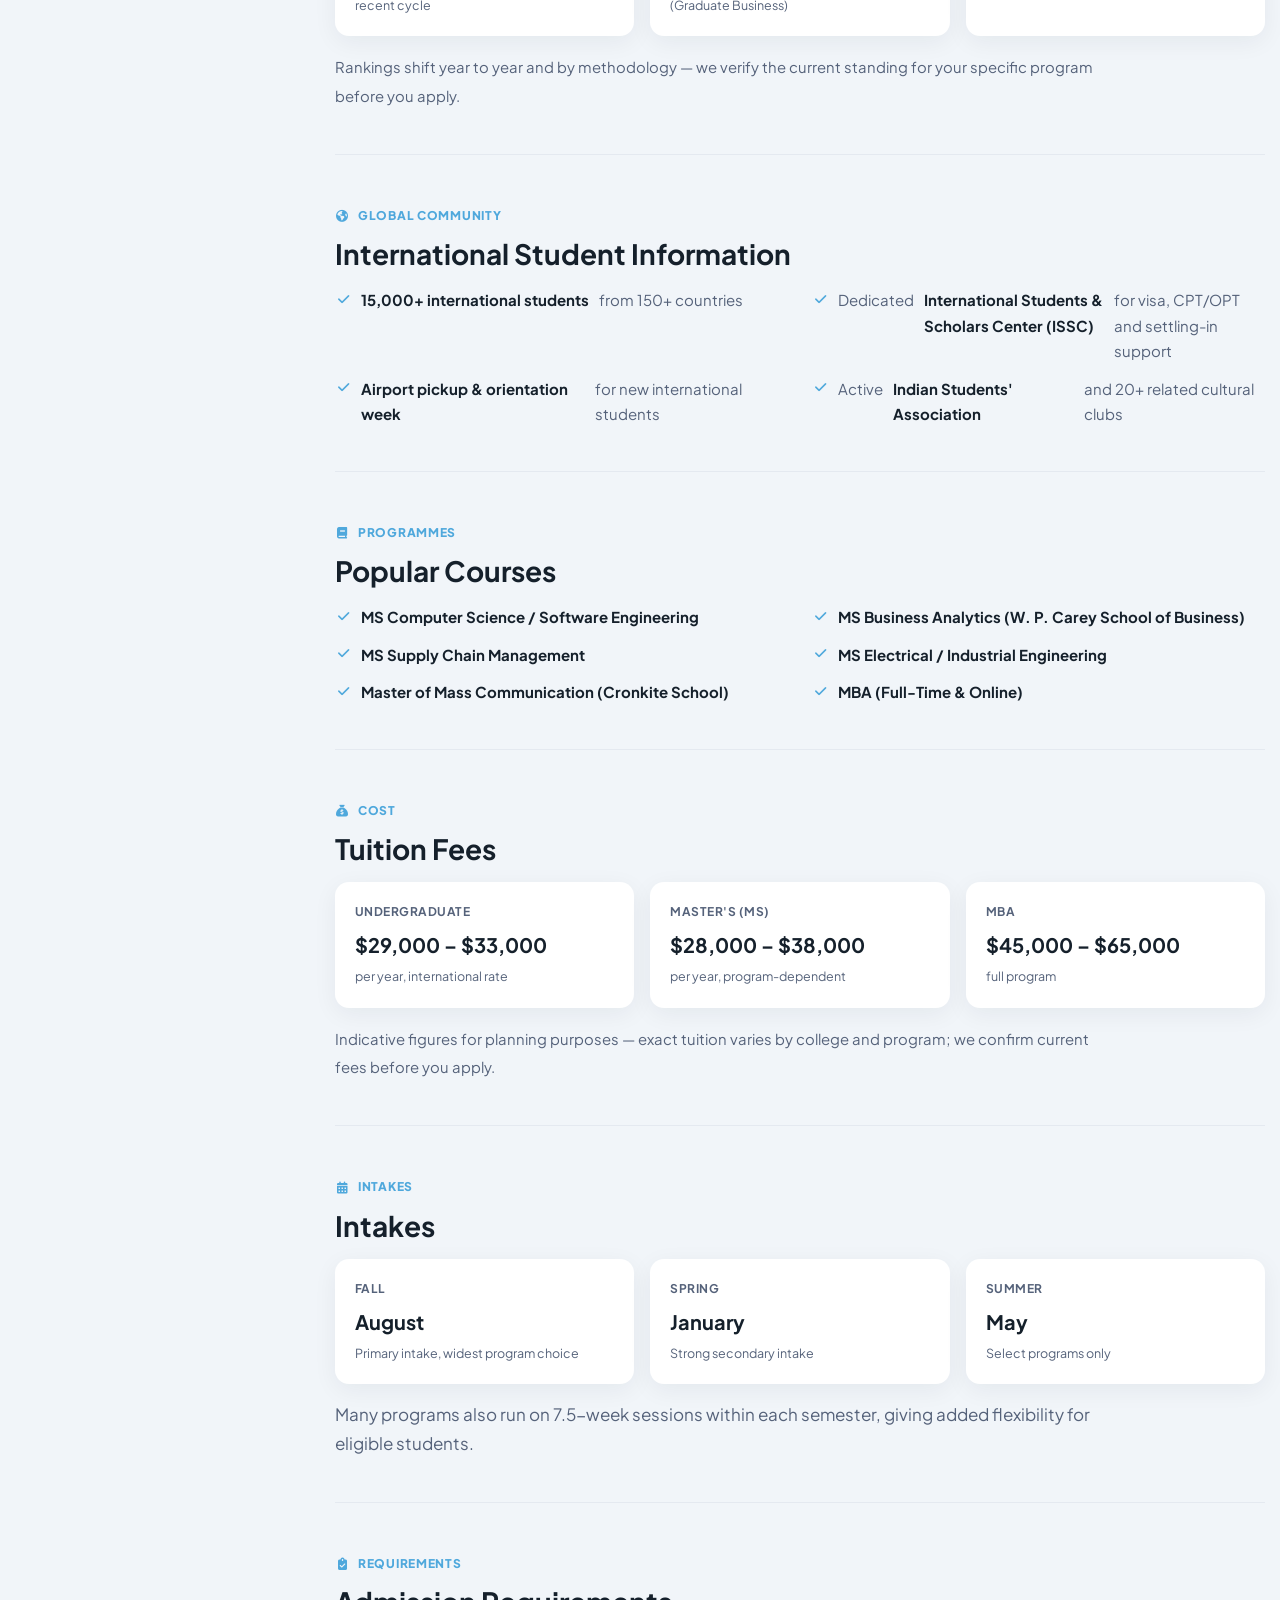
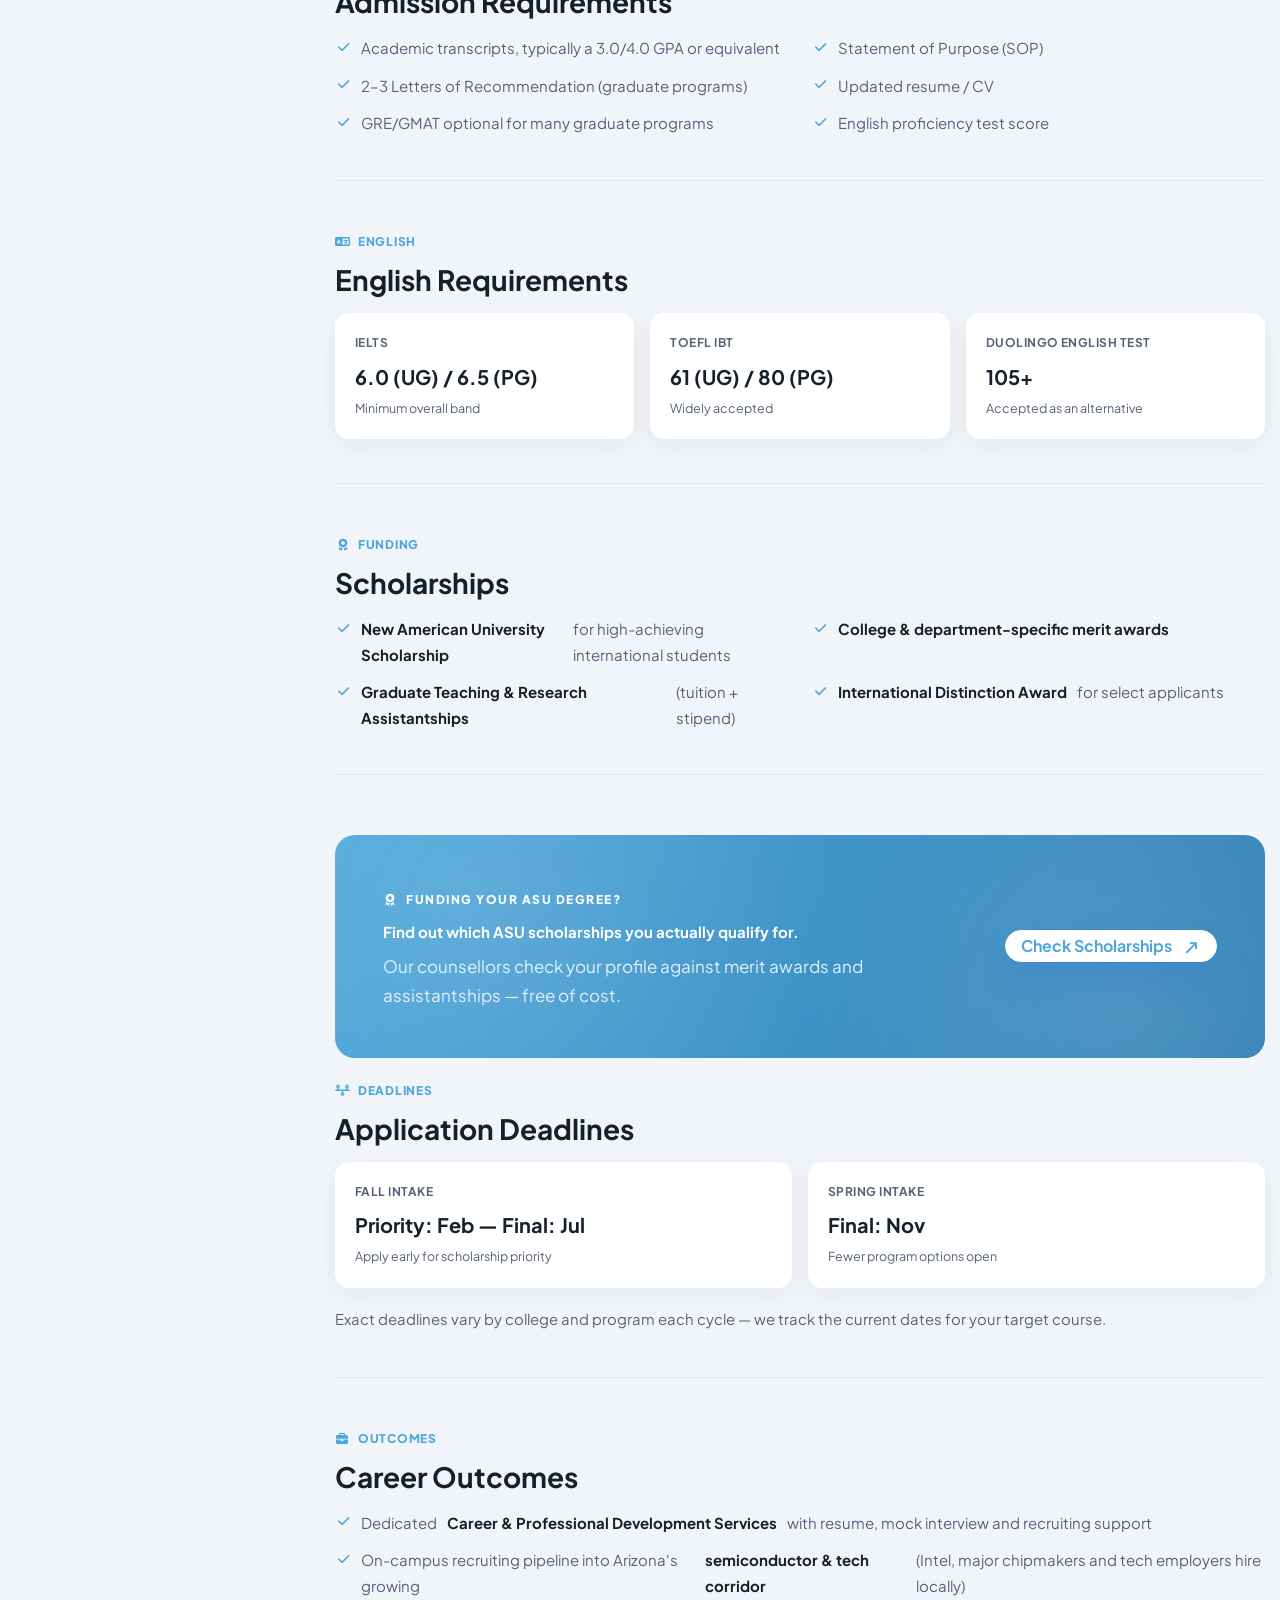
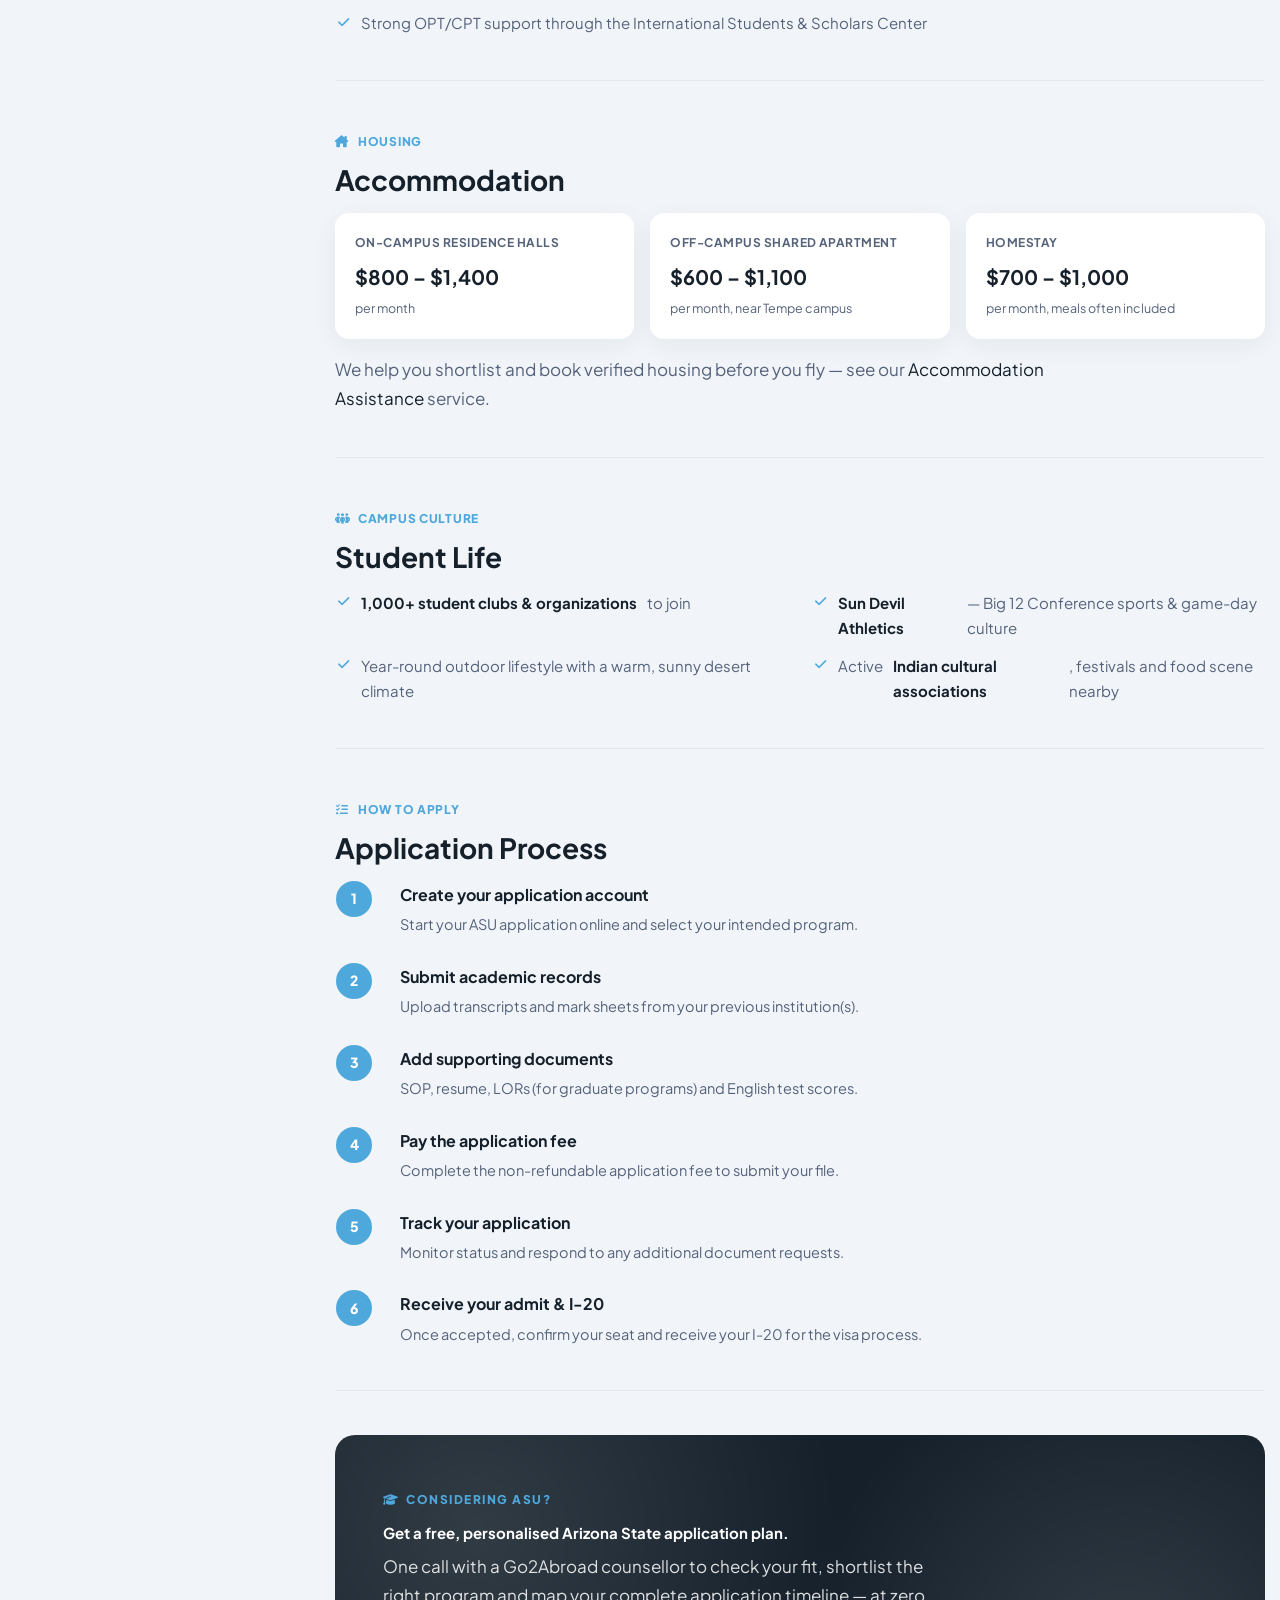
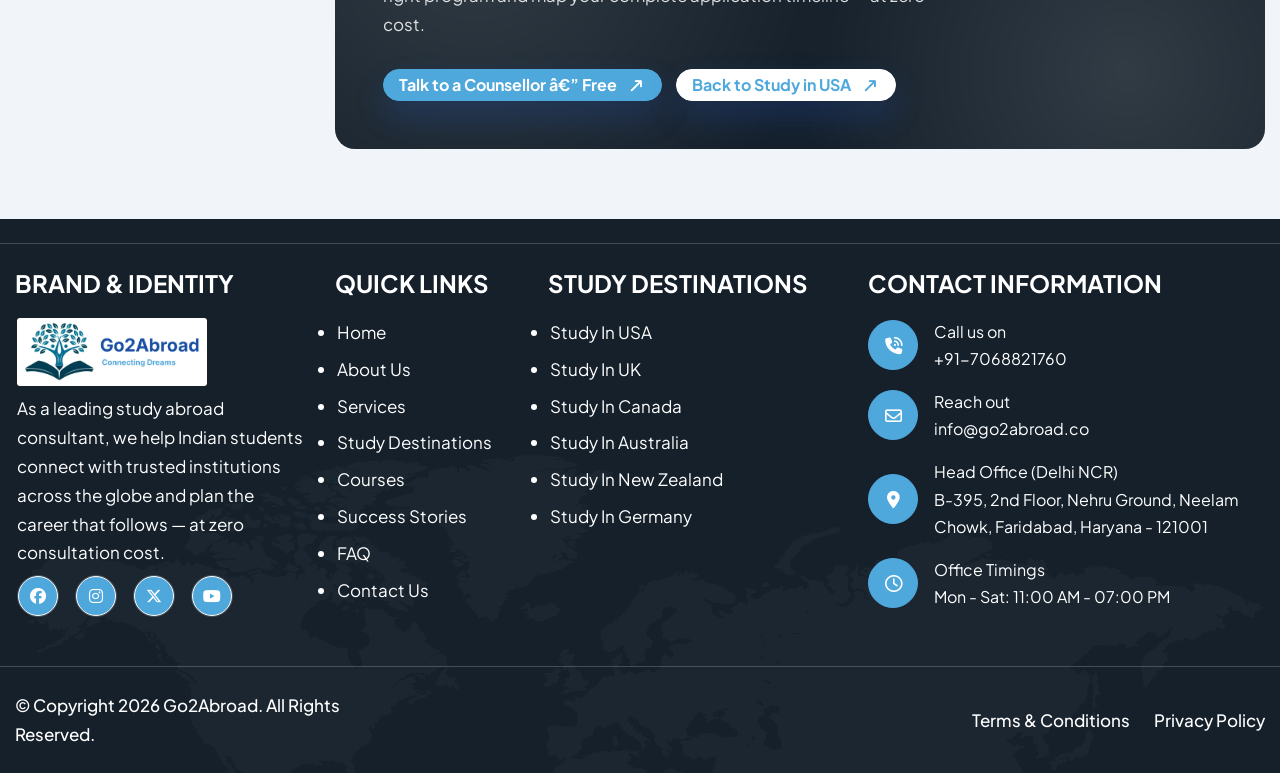
<file: arizona-state-university.html>
<!DOCTYPE html>
<html lang="en">

<head>
      <!-- Meta -->
      <meta charset="utf-8">
      <meta http-equiv="X-UA-Compatible" content="IE=edge">
      <meta name="viewport" content="width=device-width, initial-scale=1.0">
      <meta name="description" content="Complete guide to Arizona State University for Indian students - rankings, tuition, scholarships, admission requirements, deadlines, career outcomes and application process.">
      <meta name="keywords" content="Arizona State University, ASU, study in USA, ASU international students, ASU tuition fees">
      <meta name="robots" content="max-image-preview:large">

      <!-- Page Title -->
      <title>Arizona State University | Go2Abroad</title>
      <!-- Favicon Icon -->

      <!-- Bootstrap Css Link -->
      <link href="css/bootstrap.min.css" rel="stylesheet" media="screen">
      <!-- Swiper Css -->
      <link rel="stylesheet" href="css/swiper-bundle.min.css">
      <!-- Mouse Cursor Css File -->
      <link rel="stylesheet" href="css/mousecursor.css">
      <!-- Magnific Popup Css File -->
      <link rel="stylesheet" href="css/magnific-popup.css">
      <!-- Font Awesome Icon Css-->
      <link href="css/all.min.css" rel="stylesheet" media="screen">
      <!-- SlickNav Css -->
      <link href="css/slicknav.min.css" rel="stylesheet">
      <!-- Animation On Scroll Css File -->
      <link href="css/aos.css" rel="stylesheet">
      <!-- Google Fonts Link-->
      <link rel="preconnect" href="https://fonts.googleapis.com/">
      <link rel="preconnect" href="https://fonts.gstatic.com/" crossorigin>
      <link rel="stylesheet" href="https://cdnjs.cloudflare.com/ajax/libs/font-awesome/6.5.1/css/all.min.css" />
      <!-- Plus Jakarta Sans Fonts Link -->
      <link href="https://fonts.googleapis.com/css2?family=Plus+Jakarta+Sans:ital,wght@0,200..900;1,200..900&amp;display=swap" rel="stylesheet">
      <!-- Main Custom Css -->
      <link href="css/custom.css" rel="stylesheet" media="screen">
   </head>
   <body>

   <header id="sisf-page-header" class="sisf-main-header sisf-standerd-header">

      <div id="sisf-page-header-inner" class="sisf-skin--dark position-relative d-flex align-items-center">
         <div class="container">
            <!-- Logo Start -->
            <a class="navbar-brand sisf-header-logo-link mobile-block" href="index.html">
            <img src="images/logo.png" alt="Go2Abroad Logo" style="width: 190px;">
            </a>
            <!-- Logo End -->
            <div class="sisf-centered-header-wrapper sisf--header d-flex justify-content-between align-items-center">
               <!-- Logo Start -->
               <a class="navbar-brand sisf-header-logo-link" href="index.html">
               <img src="images/logo.png" alt="Go2Abroad Logo" style="width: 190px;">
               </a>
               <!-- Logo End -->
               <nav class="navbar navbar-expand-lg">
                  <!-- Main Menu Start -->
                  <div class="collapse navbar-collapse sis-main-menu">
                     <div class="nav-menu-wrapper">
                        <ul class="navbar-nav" id="menu">
                           <li class="nav-item "><a class="nav-link" href="index.html">Home</a></li>
                           <li class="nav-item "><a class="nav-link" href="about-us.html">About Us</a></li>
                           <li class="nav-item "><a class="nav-link" href="services.html">Services <i class="fas fa-chevron-down custom-toggle-icon ps-2"></i></a>
                              <ul class="sub-menu sis-menu-columns-2">
                                 <li class="nav-item"><a class="nav-link" href="services.html#counselling">Profile &amp; Career Counselling</a></li>
                                 <li class="nav-item"><a class="nav-link" href="services.html#profile-building">Portfolio &amp; Profile Building</a></li>
                                 <li class="nav-item"><a class="nav-link" href="services.html#university-shortlisting">University Shortlisting</a></li>
                                 <li class="nav-item"><a class="nav-link" href="services.html#scholarship-guidance">Scholarship Guidance</a></li>
                                 <li class="nav-item"><a class="nav-link" href="services.html#sop-writing">SOP &amp; LOR Writing</a></li>
                                 <li class="nav-item"><a class="nav-link" href="services.html#visa-assistance">Visa Assistance</a></li>
                                 <li class="nav-item"><a class="nav-link" href="services.html#loan-assistance">Education Loan Assistance</a></li>
                                 <li class="nav-item"><a class="nav-link" href="services.html#test-preparation">English Proficiency Test Prep</a></li>
                                 <li class="nav-item"><a class="nav-link" href="services.html#interview-preparation">Interview Preparation</a></li>
                                 <li class="nav-item"><a class="nav-link" href="services.html#accommodation">Accommodation Assistance</a></li>
                                 <li class="nav-item"><a class="nav-link" href="services.html#forex">Forex Services</a></li>
                                 <li class="nav-item"><a class="nav-link" href="services.html#post-arrival">Post-Arrival Support</a></li>
                                 <li class="nav-item"><a class="nav-link" href="services.html#alumni">Alumni Meets &amp; Mentorship</a></li>
                                 <li class="nav-item"><a class="nav-link" href="services.html#helpline">24&times;7 Helpline Support</a></li>
                                 <li class="nav-item sis-submenu-view-all"><a class="nav-link" href="services.html">View All Services <i class="fa-solid fa-arrow-right-long ps-2"></i></a></li>
                              </ul>
                           </li>
                           <li class="nav-item sis-nav-active"><a class="nav-link" href="destinations.html">Study Destinations <i class="fas fa-chevron-down custom-toggle-icon ps-2"></i></a>
                              <ul class="sub-menu sis-menu-columns-2">
                                 <li class="nav-item"><a class="nav-link" href="usa.html">United States of America (USA)</a></li>
                                 <li class="nav-item"><a class="nav-link" href="destinations.html#uk">United Kingdom (UK)</a></li>
                                 <li class="nav-item"><a class="nav-link" href="destinations.html#canada">Canada</a></li>
                                 <li class="nav-item"><a class="nav-link" href="destinations.html#australia">Australia</a></li>
                                 <li class="nav-item"><a class="nav-link" href="destinations.html#new-zealand">New Zealand</a></li>
                                 <li class="nav-item"><a class="nav-link" href="destinations.html#germany">Germany</a></li>
                                 <li class="nav-item"><a class="nav-link" href="destinations.html#ireland">Ireland</a></li>
                                 <li class="nav-item"><a class="nav-link" href="destinations.html#singapore">Singapore</a></li>
                                 <li class="nav-item"><a class="nav-link" href="destinations.html#france">France</a></li>
                                 <li class="nav-item"><a class="nav-link" href="destinations.html#italy">Italy</a></li>
                                 <li class="nav-item"><a class="nav-link" href="destinations.html#europe">Europe (More Countries)</a></li>
                                 <li class="nav-item sis-submenu-view-all"><a class="nav-link" href="destinations.html">View All Destinations <i class="fa-solid fa-arrow-right-long ps-2"></i></a></li>
                              </ul>
                           </li>
                           <li class="nav-item "><a class="nav-link" href="courses.html">Courses <i class="fas fa-chevron-down custom-toggle-icon ps-2"></i></a>
                              <ul class="sub-menu">
                                 <li class="nav-item"><a class="nav-link" href="courses.html#undergraduate">Undergraduate (Bachelor's)</a></li>
                                 <li class="nav-item"><a class="nav-link" href="courses.html#postgraduate">Postgraduate (Master's)</a></li>
                                 <li class="nav-item"><a class="nav-link" href="courses.html#mba">MBA &amp; Management</a></li>
                                 <li class="nav-item"><a class="nav-link" href="courses.html#phd">PhD &amp; Doctorate</a></li>
                                 <li class="nav-item"><a class="nav-link" href="courses.html#diploma">Diploma &amp; Certificate</a></li>
                                 <li class="nav-item"><a class="nav-link" href="courses.html#language">English Language Programs</a></li>
                                 <li class="nav-item sis-submenu-view-all"><a class="nav-link" href="courses.html">View All Courses <i class="fa-solid fa-arrow-right-long ps-2"></i></a></li>
                              </ul>
                           </li>
                           <li class="nav-item submenu "><a class="nav-link" href="success-stories.html">Success Stories</a></li>
                           <li class="nav-item submenu "><a class="nav-link" href="faq.html">FAQ</a></li>
                           <li class="nav-item submenu "><a class="nav-link" href="contact.html">Contact Us</a></li>
                        </ul>
                     </div>
                  </div>
                  <!-- Main Menu End -->
               </nav>
               <div class="sisf-widget-holder sisf--two d-flex align-items-center">
                  <div class="header-btn">
                     <a href="contact.html" class="sis-btn-default shadow-none">Book Free Consultation<i class="fa-solid fa-arrow-right-long"></i></a>
                  </div>
               </div>
            </div>
            <div class="navbar-toggle"></div>
            <div class="responsive-menu"></div>
         </div>
      </div>
   </header>

      <!-- Banner Section Start -->
      <div class="sisf-banner position-relative">
         <div class="banner-img">
            <figure>
               <img src="images/page-banner.png" alt="Arizona State University">
            </figure>
         </div>
         <div class="sisf-page-title sisf-m sisf-title--standard sisf-alignment--center">
            <div class="sisf-m-inner container">
               <div class="sisf-breadcrumbs mb-2">
                  <a class="sisf-breadcrumbs-link text-white" href="index.html"><span>Home</span></a>
                  <span class="sisf-breadcrumbs-separator text-white mx-2"><i class="fa-solid fa-chevron-right"></i></span>
                  <a class="sisf-breadcrumbs-link text-white" href="destinations.html"><span>Study Destinations</span></a>
                  <span class="sisf-breadcrumbs-separator text-white mx-2"><i class="fa-solid fa-chevron-right"></i></span>
                  <a class="sisf-breadcrumbs-link text-white" href="usa.html"><span>USA</span></a>
                  <span class="sisf-breadcrumbs-separator text-white mx-2"><i class="fa-solid fa-chevron-right"></i></span>
                  <span class="sisf-breadcrumbs-current text-white">Arizona State University</span>
               </div>
               <div class="sisf-m-content sisf-content-grid">
                  <h1 class="sisf-m-title text-white sis-text-anime-style-3 entry-title">Arizona State University</h1>
               </div>
               <div class="sis-country-hero-facts">
                  <span><i class="fa-solid fa-location-dot"></i> Tempe, Arizona, USA</span>
                  <span><i class="fa-solid fa-lightbulb"></i> #1 in the US for Innovation</span>
                  <span><i class="fa-solid fa-users"></i> 15,000+ International Students</span>
                  <span><i class="fa-solid fa-language"></i> IELTS 6.0+</span>
               </div>
            </div>
         </div>
      </div>
      <!-- Banner Section End -->

      <div class="sis-country-detail-section section" data-university-page="asu">
         <div class="container">
            <div class="row">

               <!-- Sticky Left TOC -->
               <div class="col-lg-3 sis-country-toc-col">
                  <nav class="sis-country-toc" aria-label="On this page">
                     <div class="sis-country-toc-inner">
                        <span class="sis-country-toc-label">On This Page</span>
                        <ul>
                           <li><a href="#overview">Overview</a></li>
                           <li><a href="#location-campus">Location &amp; Campus</a></li>
                           <li><a href="#rankings">Rankings</a></li>
                           <li><a href="#international-students">International Students</a></li>
                           <li><a href="#popular-courses">Popular Courses</a></li>
                           <li><a href="#tuition-fees">Tuition Fees</a></li>
                           <li><a href="#intakes">Intakes</a></li>
                           <li><a href="#admission-requirements">Admission Requirements</a></li>
                           <li><a href="#english-requirements">English Requirements</a></li>
                           <li><a href="#scholarships">Scholarships</a></li>
                           <li><a href="#application-deadlines">Application Deadlines</a></li>
                           <li><a href="#career-outcomes">Career Outcomes</a></li>
                           <li><a href="#accommodation">Accommodation</a></li>
                           <li><a href="#student-life">Student Life</a></li>
                           <li><a href="#application-process">Application Process</a></li>
                        </ul>
                        <div class="sisf-m-btn">
                           <a href="contact.html" class="sis-btn-default">Get Free Application Help<i class="fa-solid fa-arrow-right-long"></i></a>
                        </div>
                     </div>
                  </nav>
               </div>

               <!-- Content -->
               <div class="col-lg-9 sis-country-content-col">

                  <section id="overview" class="sis-country-block">
                     <span class="sis-country-block-eyebrow"><i class="fa-solid fa-building-columns"></i> University Profile</span>
                     <h2>Overview</h2>
                     <p>Arizona State University (ASU) is one of the largest public research universities in the United States, known for combining large-scale research strength with genuine flexibility for international students &mdash; multiple intakes, strong industry partnerships, and one of the country's most active international student communities.</p>
                     <ul class="sis-country-list">
                        <li><i class="fa-solid fa-check"></i> <strong>Public research university</strong>, founded in 1885</li>
                        <li><i class="fa-solid fa-check"></i> <strong>150,000+ students</strong> across in-person and online programs</li>
                        <li><i class="fa-solid fa-check"></i> <strong>Multiple 7.5-week sessions</strong> giving flexible start dates for many programs</li>
                        <li><i class="fa-solid fa-check"></i> <strong>Strong Indian student community</strong> with active cultural associations</li>
                     </ul>
                  </section>

                  <section id="location-campus" class="sis-country-block">
                     <span class="sis-country-block-eyebrow"><i class="fa-solid fa-location-dot"></i> Location</span>
                     <h2>Location &amp; Campus</h2>
                     <p>ASU's main Tempe campus sits in the greater Phoenix metro area &mdash; a fast-growing tech and business hub with a large Indian diaspora, warm year-round climate, and easy access to internships across Arizona's semiconductor and technology corridor.</p>
                     <div class="sis-fact-table">
                        <div class="sis-fact-item"><span>Main Campus</span><strong>Tempe, Arizona</strong><small>15 minutes from Phoenix Sky Harbor Airport</small></div>
                        <div class="sis-fact-item"><span>Other Campuses</span><strong>Downtown Phoenix, West, Polytechnic</strong><small>Plus ASU Online</small></div>
                        <div class="sis-fact-item"><span>Climate</span><strong>Desert, sunny</strong><small>300+ days of sunshine a year</small></div>
                     </div>
                  </section>

                  <section id="rankings" class="sis-country-block">
                     <span class="sis-country-block-eyebrow"><i class="fa-solid fa-trophy"></i> Rankings</span>
                     <h2>Rankings</h2>
                     <div class="sis-fact-table">
                        <div class="sis-fact-item"><span>#1 in the US for Innovation</span><strong>8+ Consecutive Years</strong><small>Source: U.S. News &amp; World Report, most recent cycle</small></div>
                        <div class="sis-fact-item"><span>W. P. Carey Supply Chain Program</span><strong>Consistently Top-Ranked</strong><small>Source: U.S. News &amp; World Report (Graduate Business)</small></div>
                        <div class="sis-fact-item"><span>Global Standing</span><strong>Top 200 Band</strong><small>Source: QS World University Rankings</small></div>
                     </div>
                     <p class="mt-3 mb-0"><small>Rankings shift year to year and by methodology &mdash; we verify the current standing for your specific program before you apply.</small></p>
                  </section>

                  <section id="international-students" class="sis-country-block">
                     <span class="sis-country-block-eyebrow"><i class="fa-solid fa-earth-americas"></i> Global Community</span>
                     <h2>International Student Information</h2>
                     <ul class="sis-country-list">
                        <li><i class="fa-solid fa-check"></i> <strong>15,000+ international students</strong> from 150+ countries</li>
                        <li><i class="fa-solid fa-check"></i> Dedicated <strong>International Students &amp; Scholars Center (ISSC)</strong> for visa, CPT/OPT and settling-in support</li>
                        <li><i class="fa-solid fa-check"></i> <strong>Airport pickup &amp; orientation week</strong> for new international students</li>
                        <li><i class="fa-solid fa-check"></i> Active <strong>Indian Students' Association</strong> and 20+ related cultural clubs</li>
                     </ul>
                  </section>

                  <section id="popular-courses" class="sis-country-block">
                     <span class="sis-country-block-eyebrow"><i class="fa-solid fa-book"></i> Programmes</span>
                     <h2>Popular Courses</h2>
                     <ul class="sis-country-list">
                        <li><i class="fa-solid fa-check"></i> <strong>MS Computer Science / Software Engineering</strong></li>
                        <li><i class="fa-solid fa-check"></i> <strong>MS Business Analytics (W. P. Carey School of Business)</strong></li>
                        <li><i class="fa-solid fa-check"></i> <strong>MS Supply Chain Management</strong></li>
                        <li><i class="fa-solid fa-check"></i> <strong>MS Electrical / Industrial Engineering</strong></li>
                        <li><i class="fa-solid fa-check"></i> <strong>Master of Mass Communication (Cronkite School)</strong></li>
                        <li><i class="fa-solid fa-check"></i> <strong>MBA (Full-Time &amp; Online)</strong></li>
                     </ul>
                  </section>

                  <section id="tuition-fees" class="sis-country-block">
                     <span class="sis-country-block-eyebrow"><i class="fa-solid fa-sack-dollar"></i> Cost</span>
                     <h2>Tuition Fees</h2>
                     <div class="sis-fact-table">
                        <div class="sis-fact-item"><span>Undergraduate</span><strong>$29,000 &ndash; $33,000</strong><small>per year, international rate</small></div>
                        <div class="sis-fact-item"><span>Master's (MS)</span><strong>$28,000 &ndash; $38,000</strong><small>per year, program-dependent</small></div>
                        <div class="sis-fact-item"><span>MBA</span><strong>$45,000 &ndash; $65,000</strong><small>full program</small></div>
                     </div>
                     <p class="mt-3 mb-0"><small>Indicative figures for planning purposes &mdash; exact tuition varies by college and program; we confirm current fees before you apply.</small></p>
                  </section>

                  <section id="intakes" class="sis-country-block">
                     <span class="sis-country-block-eyebrow"><i class="fa-solid fa-calendar-days"></i> Intakes</span>
                     <h2>Intakes</h2>
                     <div class="sis-fact-table">
                        <div class="sis-fact-item"><span>Fall</span><strong>August</strong><small>Primary intake, widest program choice</small></div>
                        <div class="sis-fact-item"><span>Spring</span><strong>January</strong><small>Strong secondary intake</small></div>
                        <div class="sis-fact-item"><span>Summer</span><strong>May</strong><small>Select programs only</small></div>
                     </div>
                     <p class="mt-3 mb-0">Many programs also run on 7.5-week sessions within each semester, giving added flexibility for eligible students.</p>
                  </section>

                  <section id="admission-requirements" class="sis-country-block">
                     <span class="sis-country-block-eyebrow"><i class="fa-solid fa-clipboard-check"></i> Requirements</span>
                     <h2>Admission Requirements</h2>
                     <ul class="sis-country-list">
                        <li><i class="fa-solid fa-check"></i> Academic transcripts, typically a 3.0/4.0 GPA or equivalent</li>
                        <li><i class="fa-solid fa-check"></i> Statement of Purpose (SOP)</li>
                        <li><i class="fa-solid fa-check"></i> 2&ndash;3 Letters of Recommendation (graduate programs)</li>
                        <li><i class="fa-solid fa-check"></i> Updated resume / CV</li>
                        <li><i class="fa-solid fa-check"></i> GRE/GMAT optional for many graduate programs</li>
                        <li><i class="fa-solid fa-check"></i> English proficiency test score</li>
                     </ul>
                  </section>

                  <section id="english-requirements" class="sis-country-block">
                     <span class="sis-country-block-eyebrow"><i class="fa-solid fa-language"></i> English</span>
                     <h2>English Requirements</h2>
                     <div class="sis-fact-table">
                        <div class="sis-fact-item"><span>IELTS</span><strong>6.0 (UG) / 6.5 (PG)</strong><small>Minimum overall band</small></div>
                        <div class="sis-fact-item"><span>TOEFL iBT</span><strong>61 (UG) / 80 (PG)</strong><small>Widely accepted</small></div>
                        <div class="sis-fact-item"><span>Duolingo English Test</span><strong>105+</strong><small>Accepted as an alternative</small></div>
                     </div>
                  </section>

                  <section id="scholarships" class="sis-country-block">
                     <span class="sis-country-block-eyebrow"><i class="fa-solid fa-award"></i> Funding</span>
                     <h2>Scholarships</h2>
                     <ul class="sis-country-list">
                        <li><i class="fa-solid fa-check"></i> <strong>New American University Scholarship</strong> for high-achieving international students</li>
                        <li><i class="fa-solid fa-check"></i> <strong>College &amp; department-specific merit awards</strong></li>
                        <li><i class="fa-solid fa-check"></i> <strong>Graduate Teaching &amp; Research Assistantships</strong> (tuition + stipend)</li>
                        <li><i class="fa-solid fa-check"></i> <strong>International Distinction Award</strong> for select applicants</li>
                     </ul>
                  </section>

                  <!-- Inline CTA -->
                  <div class="sis-cta-wrap py-3">
                     <div class="sis-cta-banner cta-blue" data-aos="fade-up">
                        <div class="sis-cta-pattern"></div>
                        <div class="sis-cta-inner">
                           <div class="sis-cta-text">
                              <span class="sis-cta-eyebrow"><i class="fa-solid fa-award"></i> Funding Your ASU Degree?</span>
                              <h3 class="sis-cta-title">Find out which ASU scholarships you actually qualify for.</h3>
                              <p class="sis-cta-desc">Our counsellors check your profile against merit awards and assistantships &mdash; free of cost.</p>
                           </div>
                           <div class="sis-cta-actions">
                              <a href="contact.html" class="sis-btn-default btn-light">Check Scholarships<i class="fa-solid fa-arrow-right-long"></i></a>
                           </div>
                        </div>
                     </div>
                  </div>

                  <section id="application-deadlines" class="sis-country-block">
                     <span class="sis-country-block-eyebrow"><i class="fa-solid fa-timeline"></i> Deadlines</span>
                     <h2>Application Deadlines</h2>
                     <div class="sis-fact-table">
                        <div class="sis-fact-item"><span>Fall Intake</span><strong>Priority: Feb &mdash; Final: Jul</strong><small>Apply early for scholarship priority</small></div>
                        <div class="sis-fact-item"><span>Spring Intake</span><strong>Final: Nov</strong><small>Fewer program options open</small></div>
                     </div>
                     <p class="mt-3 mb-0"><small>Exact deadlines vary by college and program each cycle &mdash; we track the current dates for your target course.</small></p>
                  </section>

                  <section id="career-outcomes" class="sis-country-block">
                     <span class="sis-country-block-eyebrow"><i class="fa-solid fa-briefcase"></i> Outcomes</span>
                     <h2>Career Outcomes</h2>
                     <ul class="sis-country-list sis-single-col">
                        <li><i class="fa-solid fa-check"></i> Dedicated <strong>Career &amp; Professional Development Services</strong> with resume, mock interview and recruiting support</li>
                        <li><i class="fa-solid fa-check"></i> On-campus recruiting pipeline into Arizona's growing <strong>semiconductor &amp; tech corridor</strong> (Intel, major chipmakers and tech employers hire locally)</li>
                        <li><i class="fa-solid fa-check"></i> Strong OPT/CPT support through the International Students &amp; Scholars Center</li>
                     </ul>
                  </section>

                  <section id="accommodation" class="sis-country-block">
                     <span class="sis-country-block-eyebrow"><i class="fa-solid fa-house-chimney"></i> Housing</span>
                     <h2>Accommodation</h2>
                     <div class="sis-fact-table">
                        <div class="sis-fact-item"><span>On-Campus Residence Halls</span><strong>$800 &ndash; $1,400</strong><small>per month</small></div>
                        <div class="sis-fact-item"><span>Off-Campus Shared Apartment</span><strong>$600 &ndash; $1,100</strong><small>per month, near Tempe campus</small></div>
                        <div class="sis-fact-item"><span>Homestay</span><strong>$700 &ndash; $1,000</strong><small>per month, meals often included</small></div>
                     </div>
                     <p class="mt-3 mb-0">We help you shortlist and book verified housing before you fly &mdash; see our <a href="services.html#accommodation">Accommodation Assistance</a> service.</p>
                  </section>

                  <section id="student-life" class="sis-country-block">
                     <span class="sis-country-block-eyebrow"><i class="fa-solid fa-people-group"></i> Campus Culture</span>
                     <h2>Student Life</h2>
                     <ul class="sis-country-list">
                        <li><i class="fa-solid fa-check"></i> <strong>1,000+ student clubs &amp; organizations</strong> to join</li>
                        <li><i class="fa-solid fa-check"></i> <strong>Sun Devil Athletics</strong> &mdash; Big 12 Conference sports &amp; game-day culture</li>
                        <li><i class="fa-solid fa-check"></i> Year-round outdoor lifestyle with a warm, sunny desert climate</li>
                        <li><i class="fa-solid fa-check"></i> Active <strong>Indian cultural associations</strong>, festivals and food scene nearby</li>
                     </ul>
                  </section>

                  <section id="application-process" class="sis-country-block">
                     <span class="sis-country-block-eyebrow"><i class="fa-solid fa-list-check"></i> How To Apply</span>
                     <h2>Application Process</h2>
                     <ol class="sis-step-vertical">
                        <li><strong>Create your application account</strong><p>Start your ASU application online and select your intended program.</p></li>
                        <li><strong>Submit academic records</strong><p>Upload transcripts and mark sheets from your previous institution(s).</p></li>
                        <li><strong>Add supporting documents</strong><p>SOP, resume, LORs (for graduate programs) and English test scores.</p></li>
                        <li><strong>Pay the application fee</strong><p>Complete the non-refundable application fee to submit your file.</p></li>
                        <li><strong>Track your application</strong><p>Monitor status and respond to any additional document requests.</p></li>
                        <li><strong>Receive your admit &amp; I-20</strong><p>Once accepted, confirm your seat and receive your I-20 for the visa process.</p></li>
                     </ol>
                  </section>

                  <section id="final-cta" class="sis-country-block" style="border-bottom:none;">
                     <div class="sis-cta-banner cta-navy" data-aos="fade-up">
                        <div class="sis-cta-pattern"></div>
                        <div class="sis-cta-inner">
                           <div class="sis-cta-text">
                              <span class="sis-cta-eyebrow"><i class="fa-solid fa-graduation-cap"></i> Considering ASU?</span>
                              <h3 class="sis-cta-title">Get a free, personalised Arizona State application plan.</h3>
                              <p class="sis-cta-desc">One call with a Go2Abroad counsellor to check your fit, shortlist the right program and map your complete application timeline &mdash; at zero cost.</p>
                           </div>
                           <div class="sis-cta-actions">
                              <a href="contact.html" class="sis-btn-default">Talk to a Counsellor â€” Free<i class="fa-solid fa-arrow-right-long"></i></a>
                              <a href="usa.html" class="sis-btn-default btn-light">Back to Study in USA<i class="fa-solid fa-arrow-right-long"></i></a>
                           </div>
                        </div>
                     </div>
                  </section>

               </div>
            </div>
         </div>
      </div>

      <!-- Footer Start -->
      <footer class="main-footer">
         <div class="sisf-page-footer-inner-area sisf-page-background position-relative pt-4">
            <div class="sisf-sis-bottom-left-image">
               <figure>
                  <img src="images/footer-bg.png" alt="">
               </figure>
            </div>
            <div class="sisf-page-footer-middle-area pt-4">
               <div class="container">
                  <div class="row">
                     <div class="col-xl-3 col-lg-6 col-md-6">
                        <!-- Links Start -->
                        <div class="footer-links page" data-aos="fade-up" data-aos-delay="300">
                           <h3>BRAND &amp; IDENTITY</h3>
                           <ul>
                              <li style="list-style:none;" class="footerlogo"><a class="navbar-brand" href="index.html">
                              <img src="images/logo.png" alt="Go2Abroad Logo" style="width: 190px;"> </a></li>
                              <li style="list-style:none;">As a leading study abroad consultant, we help Indian students connect with trusted institutions across the globe and plan the career that follows &mdash; at zero consultation cost.</li>
                              <li style="list-style:none;">
                              <div class="footer-links page">
                              <div class="footer-social-icons-link page">
                                 <ul class="list-unstyled d-flex align-items-left justify-content-left gap-3 p-0 m-0">
                                    <li class="mb-0 p-0"><a href="https://www.facebook.com/p/Go2Abroad-Overseas-Consultancy-61587411091019/" target="_blank" rel="noopener"><i class="fa-brands fa-facebook"></i></a></li>
                                    <li class="mb-0 p-0"><a href="https://www.instagram.com/go2abroad_?igsh=cG10ODg4bDY4ejh1&amp;utm_source=qr" target="_blank" rel="noopener"><i class="fa-brands fa-instagram"></i></a></li>
                                    <li class="mb-0 p-0"><a href="https://x.com/G2Abroad_25?t=-zpbUEvZoTwsGH3QNKZSfA&amp;s=09" target="_blank" rel="noopener"><i class="fa-brands fa-x-twitter"></i></a></li>
                                    <li class="mb-0 p-0"><a href="https://www.youtube.com/@go2abroad" target="_blank" rel="noopener"><i class="fa-brands fa-youtube"></i></a></li>
                                 </ul>
                              </div>
                           </div>
                              </li>
                           </ul>
                        </div>
                        <!-- Links End -->
                     </div>
                     <div class="col-xl-2 col-lg-6 col-md-6">
                        <!-- Links Start -->
                        <div class="footer-links page" data-aos="fade-up" data-aos-delay="100">
                           <h3>QUICK LINKS</h3>
                           <ul>
                              <li><a href="index.html">Home</a></li>
                              <li><a href="about-us.html">About Us</a></li>
                              <li><a href="services.html">Services</a></li>
                              <li><a href="destinations.html">Study Destinations</a></li>
                              <li><a href="courses.html">Courses</a></li>
                              <li><a href="success-stories.html">Success Stories</a></li>
                              <li><a href="faq.html">FAQ</a></li>
                              <li class="mb-0"><a href="contact.html">Contact Us</a></li>
                           </ul>
                        </div>
                        <!-- Links End -->
                     </div>

                     <div class="col-xl-3 col-lg-6 col-md-6">
                        <!-- Links Start -->
                        <div class="footer-links page" data-aos="fade-up" data-aos-delay="300">
                           <h3>STUDY DESTINATIONS</h3>
                           <ul>
                              <li><a href="usa.html">Study In USA</a></li>
                              <li><a href="destinations.html#uk">Study In UK</a></li>
                              <li><a href="destinations.html#canada">Study In Canada</a></li>
                              <li><a href="destinations.html#australia">Study In Australia</a></li>
                              <li><a href="destinations.html#new-zealand">Study In New Zealand</a></li>
                              <li class="mb-0"><a href="destinations.html#germany">Study In Germany</a></li>
                           </ul>
                        </div>
                        <!-- Links End -->
                     </div>
                     <div class="col-xl-4 col-lg-6 col-md-6">
                        <!-- Links Start -->
                        <div class="footer-links page" data-aos="fade-up" data-aos-delay="700">
                           <h3 class="text-uppercase">CONTACT INFORMATION</h3>
                           <div class="sisf-sis-contact-information">
                              <div class="sisf-contact-box mb-3 d-flex align-items-center gap-3">
                                 <div class="sisf-icon">
                                    <a href="tel:+917068821760"><i class="fa-solid fa-phone-volume"></i></a>
                                 </div>
                                 <div class="sisf-sis-e-content">
                                    <span class="sis-title text-white d-block">Call us on</span>
                                    <a href="tel:+917068821760" class="sis-title text-white d-block">+91-7068821760</a>
                                 </div>
                              </div>
                              <div class="sisf-contact-box mb-3 d-flex align-items-center gap-3">
                                 <div class="sisf-icon">
                                    <a href="mailto:info@go2abroad.co"><i class="fa-regular fa-envelope"></i></a>
                                 </div>
                                 <div class="sisf-sis-e-content">
                                    <span class="sis-title text-white d-block">Reach out</span>
                                    <a href="mailto:info@go2abroad.co" class="sis-title text-white d-block">info@go2abroad.co</a>
                                 </div>
                              </div>
                              <div class="sisf-contact-box mb-3 d-flex align-items-center gap-3">
                                 <div class="sisf-icon">
                                    <a href="contact.html"><i class="fa-solid fa-location-dot"></i></a>
                                 </div>
                                 <div class="sisf-sis-e-content">
                                    <span class="sis-title text-white d-block">Head Office (Delhi NCR)</span>
                                    <a href="contact.html" class="sis-title text-white d-block">B-395, 2nd Floor, Nehru Ground, Neelam Chowk, Faridabad, Haryana - 121001</a>
                                 </div>
                              </div>
                              <div class="sisf-contact-box mb-3 d-flex align-items-center gap-3">
                                 <div class="sisf-icon">
                                    <a href="#"><i class="fa-regular fa-clock"></i></a>
                                 </div>
                                 <div class="sisf-sis-e-content">
                                    <span class="sis-title text-white d-block">Office Timings</span>
                                    <a href="#" class="sis-title text-white d-block">Mon - Sat: 11:00 AM - 07:00 PM</a>
                                 </div>
                              </div>
                           </div>
                        </div>
                        <!-- Links End -->
                     </div>
                  </div>
               </div>
            </div>
            <div class="sisf-page-footer-bottom-area">
               <div class="container">
                  <!-- Footer Copyright Section Start -->
                  <div class="footer-copyright py-4">
                     <div class="row align-items-center">
                        <div class="col-xl-4 col-lg-4">
                           <!-- Footer Copyright Start -->
                           <div class="footer-copyright-text">
                              <p class="mb-0 text-white">&copy; Copyright 2026 Go2Abroad. All Rights Reserved.</p>
                           </div>
                           <!-- Footer Copyright End -->
                        </div>
                        <div class="col-xl-4 col-lg-3 col-md-4">
                           <!-- Links Start -->

                           <!-- Links End -->
                        </div>
                        <div class="col-xl-4 col-lg-5 col-md-8">
                           <div class="footer-privacy-policy">
                              <ul class="list-unstyled d-flex align-items-center justify-content-end gap-4 p-0 m-0">
                                 <li><a href="#" class="text-white">Terms &amp; Conditions</a></li>
                                 <li><a href="#" class="text-white">Privacy Policy</a></li>
                              </ul>
                           </div>
                        </div>
                     </div>
                  </div>

               </div>
            </div>
         </div>
      </footer>
      <!-- Footer End -->

      <!-- Floating Call / WhatsApp CTA -->
      <div class="sis-floating-cta">
         <a href="https://wa.me/919958155484" target="_blank" rel="noopener" class="sis-fab-whatsapp" aria-label="Chat on WhatsApp"><i class="fa-brands fa-whatsapp"></i></a>
         <a href="tel:+917068821760" class="sis-fab-call" aria-label="Call Go2Abroad"><i class="fa-solid fa-phone"></i></a>
      </div>

      <div class="sisf-cursor sisf-js-cursor">
         <div class="sisf-cursor-wrapper">
            <div class="sisf-cursor--follower sisf-js-follower"></div>
            <div class="sisf-cursor--label sisf-js-label"></div>
            <div class="sisf-cursor--drap sisf-js-drap"></div>
            <div class="sisf-cursor--icon sisf-js-icon"></div>
         </div>
      </div>
      <!-- Cursor End -->
      <!-- Back to Top Button Start -->
      <div class="sis-back-to-top-button">
         <button class="sis-back-to-top" id="backToTop">
         <span><i class="fa fa-chevron-up"></i></span>
         </button>
      </div>
      <!-- Back to Top Button End -->
      <!-- Jquery Library File -->
      <script src="js/jquery-3.7.1.min.js"></script>
      <!-- Bootstrap js File -->
      <script src="js/bootstrap.min.js"></script>
      <!-- Validator js file -->
      <script src="js/validator.min.js"></script>
      <!-- SlickNav js File -->
      <script src="js/jquery.slicknav.js"></script>
      <!-- Swiper js File -->
      <script src="js/swiper-bundle.min.js"></script>
      <!-- Animation On Scroll Js File -->
      <script src="js/aos.js"></script>
      <!-- Counter js File -->
      <script src="js/jquery.waypoints.min.js"></script>
      <script src="js/jquery.counterup.min.js"></script>
      <!-- Magnific js File -->
      <script src="js/jquery.magnific-popup.min.js"></script>
      <!-- Gsap Js File -->
      <script src="js/gsap.min.js"></script>
      <!-- Cursor Js File -->
      <script src="js/magiccursor.js"></script>
      <script src="js/cursor/cursor.js"></script>
      <!-- Text Effect js file -->
      <script src="js/ScrollTrigger.min.js"></script>
      <script src="js/SplitText.js"></script>
      <!-- Main Custom js file -->
      <script src="js/script.js"></script>
      <!-- Country Detail Page: scrollspy, cost calculator, university finder -->
      <script src="js/country-tools.js"></script>
   </body>
</html>
</file>
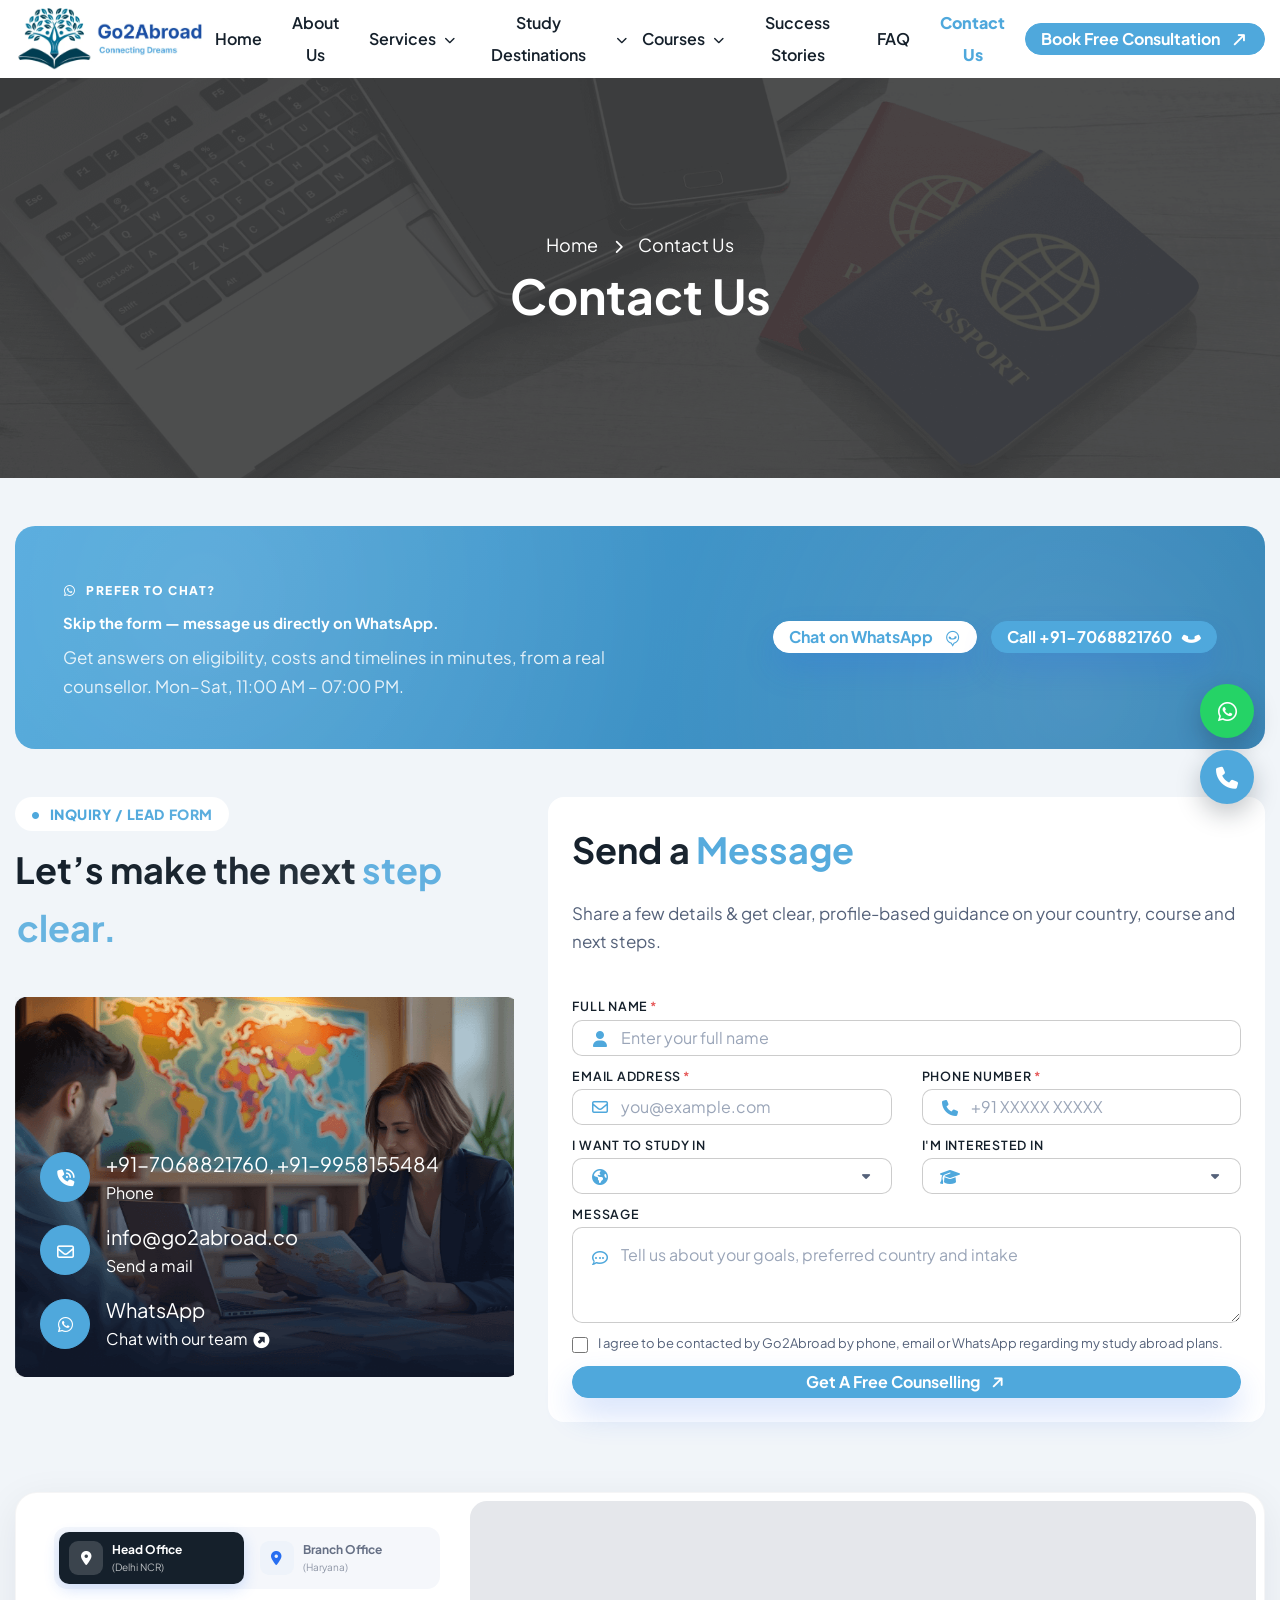
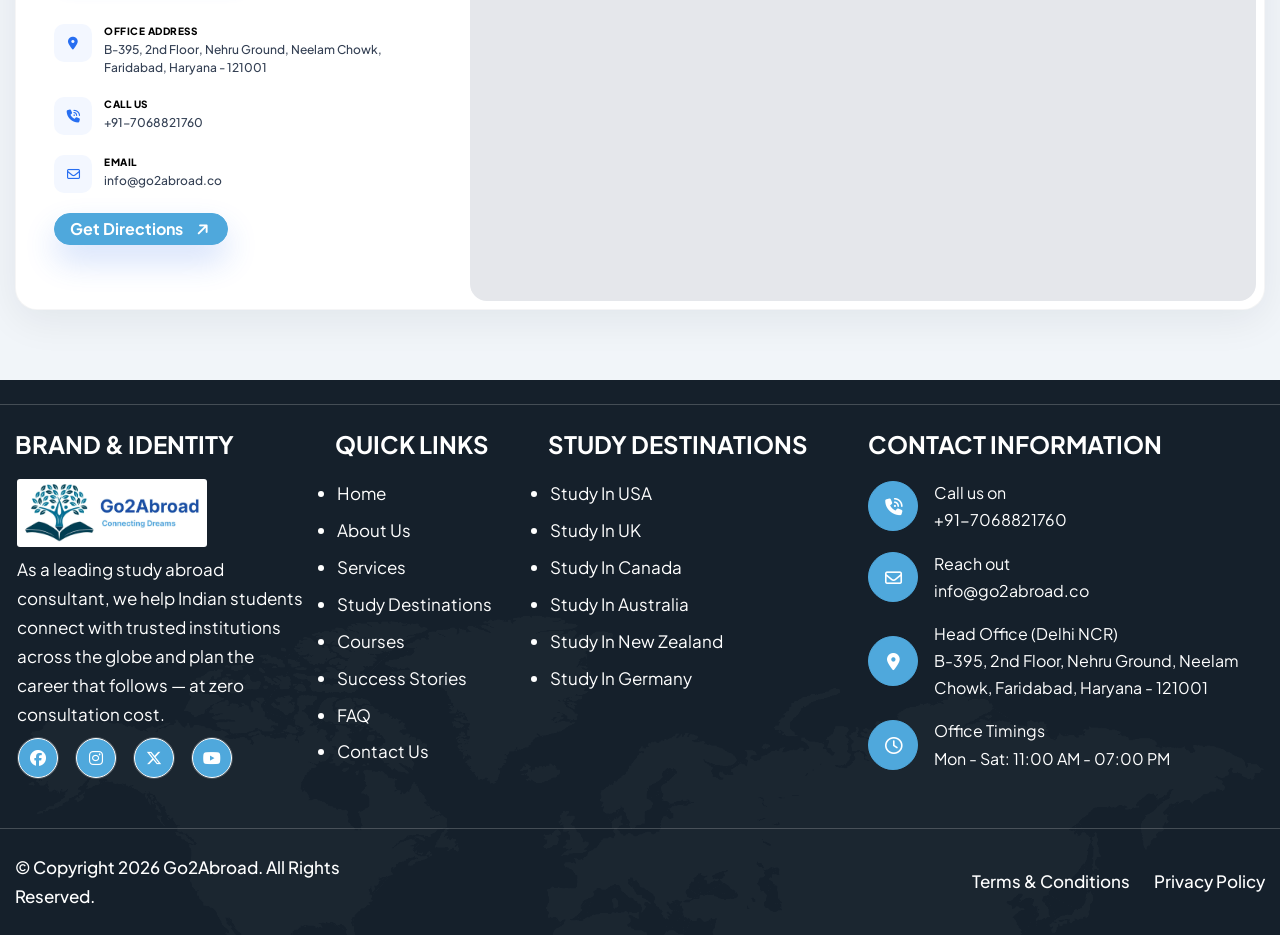
<file: contact.html>
<!DOCTYPE html>
<html lang="en">
   
 
<head>
      <!-- Meta -->
      <meta charset="utf-8">
      <meta http-equiv="X-UA-Compatible" content="IE=edge">
      <meta name="viewport" content="width=device-width, initial-scale=1.0">
      <meta name="description" content="">
      <meta name="keywords" content="">
      <meta name="robots" content="max-image-preview:large">
      <!-- Page Title -->
    <title>GO2ABROAD | Contact Us</title>
      <!-- Favicon Icon -->
 
      <!-- Bootstrap Css Link -->
      <link href="css/bootstrap.min.css" rel="stylesheet" media="screen">
      <!-- Swiper Css -->
      <link rel="stylesheet" href="css/swiper-bundle.min.css">
      <!-- Mouse Cursor Css File -->
      <link rel="stylesheet" href="css/mousecursor.css">
      <!-- Magnific Popup Css File -->
      <link rel="stylesheet" href="css/magnific-popup.css">
      <!-- Font Awesome Icon Css-->
      <link href="css/all.min.css" rel="stylesheet" media="screen">
      <!-- SlickNav Css -->
      <link href="css/slicknav.min.css" rel="stylesheet">
      <!-- Animation On Scroll Css File -->
      <link href="css/aos.css" rel="stylesheet">
      <!-- Google Fonts Link-->
      <link rel="preconnect" href="https://fonts.googleapis.com/">
      <link rel="preconnect" href="https://fonts.gstatic.com/" crossorigin>
	  	  <link rel="stylesheet" href="https://cdnjs.cloudflare.com/ajax/libs/font-awesome/6.5.1/css/all.min.css" />
      <!-- Plus Jakarta Sans Fonts Link -->
      <link href="https://fonts.googleapis.com/css2?family=Plus+Jakarta+Sans:ital,wght@0,200..900;1,200..900&amp;display=swap" rel="stylesheet">
      <!-- Main Custom Css -->
      <link href="css/custom.css" rel="stylesheet" media="screen">
   </head>
   <body>
 
      <!-- Header New Start -->
              <header id="sisf-page-header" class="sisf-main-header sisf-standerd-header">

      <div id="sisf-page-header-inner" class="sisf-skin--dark position-relative d-flex align-items-center">
         <div class="container">
            <!-- Logo Start -->
            <a class="navbar-brand sisf-header-logo-link mobile-block" href="index.html">
            <img src="images/logo.png" alt="Go2Abroad Logo" style="width: 190px;">
            </a>
            <!-- Logo End -->
            <div class="sisf-centered-header-wrapper sisf--header d-flex justify-content-between align-items-center">
               <!-- Logo Start -->
               <a class="navbar-brand sisf-header-logo-link" href="index.html">
               <img src="images/logo.png" alt="Go2Abroad Logo" style="width: 190px;">
               </a>
               <!-- Logo End -->
               <nav class="navbar navbar-expand-lg">
                  <!-- Main Menu Start -->
                  <div class="collapse navbar-collapse sis-main-menu">
                     <div class="nav-menu-wrapper">
                        <ul class="navbar-nav" id="menu">
                           <li class="nav-item "><a class="nav-link" href="index.html">Home</a></li>
                           <li class="nav-item "><a class="nav-link" href="about-us.html">About Us</a></li>
                           <li class="nav-item "><a class="nav-link" href="services.html">Services <i class="fas fa-chevron-down custom-toggle-icon ps-2"></i></a>
                              <ul class="sub-menu sis-menu-columns-2">
                                 <li class="nav-item"><a class="nav-link" href="services.html#counselling">Profile &amp; Career Counselling</a></li>
                                 <li class="nav-item"><a class="nav-link" href="services.html#profile-building">Portfolio &amp; Profile Building</a></li>
                                 <li class="nav-item"><a class="nav-link" href="services.html#university-shortlisting">University Shortlisting</a></li>
                                 <li class="nav-item"><a class="nav-link" href="services.html#scholarship-guidance">Scholarship Guidance</a></li>
                                 <li class="nav-item"><a class="nav-link" href="services.html#sop-writing">SOP &amp; LOR Writing</a></li>
                                 <li class="nav-item"><a class="nav-link" href="services.html#visa-assistance">Visa Assistance</a></li>
                                 <li class="nav-item"><a class="nav-link" href="services.html#loan-assistance">Education Loan Assistance</a></li>
                                 <li class="nav-item"><a class="nav-link" href="services.html#test-preparation">English Proficiency Test Prep</a></li>
                                 <li class="nav-item"><a class="nav-link" href="services.html#interview-preparation">Interview Preparation</a></li>
                                 <li class="nav-item"><a class="nav-link" href="services.html#accommodation">Accommodation Assistance</a></li>
                                 <li class="nav-item"><a class="nav-link" href="services.html#forex">Forex Services</a></li>
                                 <li class="nav-item"><a class="nav-link" href="services.html#post-arrival">Post-Arrival Support</a></li>
                                 <li class="nav-item"><a class="nav-link" href="services.html#alumni">Alumni Meets &amp; Mentorship</a></li>
                                 <li class="nav-item"><a class="nav-link" href="services.html#helpline">24&times;7 Helpline Support</a></li>
                                 <li class="nav-item sis-submenu-view-all"><a class="nav-link" href="services.html">View All Services <i class="fa-solid fa-arrow-right-long ps-2"></i></a></li>
                              </ul>
                           </li>
                           <li class="nav-item "><a class="nav-link" href="destinations.html">Study Destinations <i class="fas fa-chevron-down custom-toggle-icon ps-2"></i></a>
                              <ul class="sub-menu sis-menu-columns-2">
                                 <li class="nav-item"><a class="nav-link" href="usa.html">United States of America (USA)</a></li>
                                 <li class="nav-item"><a class="nav-link" href="destinations.html#uk">United Kingdom (UK)</a></li>
                                 <li class="nav-item"><a class="nav-link" href="destinations.html#canada">Canada</a></li>
                                 <li class="nav-item"><a class="nav-link" href="destinations.html#australia">Australia</a></li>
                                 <li class="nav-item"><a class="nav-link" href="destinations.html#new-zealand">New Zealand</a></li>
                                 <li class="nav-item"><a class="nav-link" href="destinations.html#germany">Germany</a></li>
                                 <li class="nav-item"><a class="nav-link" href="destinations.html#ireland">Ireland</a></li>
                                 <li class="nav-item"><a class="nav-link" href="destinations.html#singapore">Singapore</a></li>
                                 <li class="nav-item"><a class="nav-link" href="destinations.html#france">France</a></li>
                                 <li class="nav-item"><a class="nav-link" href="destinations.html#italy">Italy</a></li>
                                 <li class="nav-item"><a class="nav-link" href="destinations.html#europe">Europe (More Countries)</a></li>
                                 <li class="nav-item sis-submenu-view-all"><a class="nav-link" href="destinations.html">View All Destinations <i class="fa-solid fa-arrow-right-long ps-2"></i></a></li>
                              </ul>
                           </li>
                           <li class="nav-item "><a class="nav-link" href="courses.html">Courses <i class="fas fa-chevron-down custom-toggle-icon ps-2"></i></a>
                              <ul class="sub-menu">
                                 <li class="nav-item"><a class="nav-link" href="courses.html#undergraduate">Undergraduate (Bachelor's)</a></li>
                                 <li class="nav-item"><a class="nav-link" href="courses.html#postgraduate">Postgraduate (Master's)</a></li>
                                 <li class="nav-item"><a class="nav-link" href="courses.html#mba">MBA &amp; Management</a></li>
                                 <li class="nav-item"><a class="nav-link" href="courses.html#phd">PhD &amp; Doctorate</a></li>
                                 <li class="nav-item"><a class="nav-link" href="courses.html#diploma">Diploma &amp; Certificate</a></li>
                                 <li class="nav-item"><a class="nav-link" href="courses.html#language">English Language Programs</a></li>
                                 <li class="nav-item sis-submenu-view-all"><a class="nav-link" href="courses.html">View All Courses <i class="fa-solid fa-arrow-right-long ps-2"></i></a></li>
                              </ul>
                           </li>
                           <li class="nav-item submenu "><a class="nav-link" href="success-stories.html">Success Stories</a></li>
                           <li class="nav-item submenu "><a class="nav-link" href="faq.html">FAQ</a></li>
                           <li class="nav-item submenu sis-nav-active"><a class="nav-link" href="contact.html">Contact Us</a></li>
                        </ul>
                     </div>
                  </div>
                  <!-- Main Menu End -->
               </nav>
               <div class="sisf-widget-holder sisf--two d-flex align-items-center">
                  <div class="header-btn">
                     <a href="contact.html" class="sis-btn-default shadow-none">Book Free Consultation<i class="fa-solid fa-arrow-right-long"></i></a>
                  </div>
               </div>
            </div>
            <div class="navbar-toggle"></div>
            <div class="responsive-menu"></div>
         </div>
      </div>
   </header>
      <!-- Header New End -->
      <!-- Banner Section Start -->
      <div class="sisf-banner position-relative">
         <div class="banner-img">
            <figure>
               <img src="images/page-banner.png" alt="Go2Abroad">
            </figure>
         </div>
         <div class="sisf-page-title sisf-m sisf-title--standard sisf-alignment--center">
            <div class="sisf-m-inner container">
               <div class="sisf-breadcrumbs mb-2">
                  <a class="sisf-breadcrumbs-link text-white" href="index.html">
                  <span>Home</span>
                  </a>
                  <span class="sisf-breadcrumbs-separator text-white mx-2"><i class="fa-solid fa-chevron-right"></i></span>
                  <span class="sisf-breadcrumbs-current text-white">Contact Us</span>
               </div>
               <div class="sisf-m-content sisf-content-grid ">
                  <h1 class="sisf-m-title text-white sis-text-anime-style-3 entry-title">Contact Us</h1>
               </div>
            </div>
         </div>
      </div>
      <!-- Banner Section End -->

      <!-- CTA Banner: WhatsApp / quick contact -->
      <div class="sis-cta-wrap py-5">
         <div class="container">
            <div class="sis-cta-banner cta-blue" data-aos="fade-up">
               <div class="sis-cta-pattern"></div>
               <div class="sis-cta-inner">
                  <div class="sis-cta-text">
                     <span class="sis-cta-eyebrow"><i class="fa-brands fa-whatsapp"></i> Prefer To Chat?</span>
                     <h3 class="sis-cta-title">Skip the form — message us directly on WhatsApp.</h3>
                     <p class="sis-cta-desc">Get answers on eligibility, costs and timelines in minutes, from a real counsellor. Mon&ndash;Sat, 11:00 AM &ndash; 07:00 PM.</p>
                  </div>
                  <div class="sis-cta-actions">
                     <a href="https://wa.me/919958155484" target="_blank" rel="noopener" class="sis-btn-default btn-light">Chat on WhatsApp<i class="fa-brands fa-whatsapp"></i></a>
                     <a href="tel:+917068821760" class="sis-btn-default">Call +91-7068821760<i class="fa-solid fa-phone"></i></a>
                  </div>
               </div>
            </div>
         </div>
      </div>
      <!-- End CTA Banner -->

      <!-- Contact Us Section Start -->
      <!-- What We Offer Section Start -->
     <div class="sis-contact-us-section section pt-0">
         <div class="container">
            <div class="row">
               <div class="col-lg-5">
                  <!-- Section Title Start -->
                  <div class="sisf-sis-section-title sis-section-title">
                     <span class="sisf-m-subtitle sis-text-anime-style-3">INQUIRY / LEAD FORM</span>
                     <h2 class="sisf-m-title sis-text-anime-style-3">Let’s make the next  <span class="sisf-e-colored">step clear.</span>  </h2>
                  </div>
                  <!-- Section Title End -->
                  <div class="sisf-contact-left-part position-relative">
                     <div class="sisf-contact-left-image">
                        <figure class="sis-image-anime sis-reveal">
                           <img src="images/contct-img.png" class="w-100" alt="Go2Abroad">
                        </figure>
                     </div>
                     <div class="sisf-contact-left-bottom" data-aos="zoom-in-left" data-aos-delay="500">
                        <div class="sisf-sis-contact-information">
                           <div class="sisf-contact-box mb-3 d-flex align-items-center gap-3">
                              <div class="sisf-icon">
                                 <a href="tel:+917068821760"><i class="fa-solid fa-phone-volume"></i></a>
                              </div>
                              <div class="sisf-sis-e-content">
                                 <a href="tel:+917068821760" class="sis-title text-white d-block">+91-7068821760, +91-9958155484</a>
                                 <span class="sis-title text-white d-block">Phone</span>
                              </div>
                           </div>
                           <div class="sisf-contact-box mb-3 d-flex align-items-center gap-3">
                              <div class="sisf-icon">
                                 <a href="mailto:info@go2abroad.co"><i class="fa-regular fa-envelope"></i></a>
                              </div>
                              <div class="sisf-sis-e-content">
                                 <a href="mailto:info@go2abroad.co" class="sis-title text-white d-block">info@go2abroad.co</a>
                                 <span class="sis-title text-white d-block">Send a mail</span>
                              </div>
                           </div>
                          
                           <div class="sisf-contact-box mb-0 d-flex align-items-center gap-3">
                              <div class="sisf-icon">
                                 <a href="https://wa.me/919958155484" target="_blank" rel="noopener"><i class="fa-brands fa-whatsapp"></i></a>
                              </div>
                              <div class="sisf-sis-e-content">
                                 <a href="https://wa.me/919958155484" target="_blank" rel="noopener" class="sis-title text-white d-block">WhatsApp</a>
                                 <span class="sis-title text-white d-block">Chat with our team <i class="fa-solid fa-circle-right" style="    transform: rotate(-45deg);"></i> </span>
                              </div>
                           </div>
                        </div>
                     </div>
                  </div>
               </div>
               <div class="col-lg-7">
                  <div class="sis-contect-right bg-white p-4 sis-radius mt-0" data-aos="fade-up" data-aos-delay="100">
                     <!-- Setion Title Start -->
                     <div class="sisf-sis-section-title sis-section-title">
                        <h2 class="sisf-m-title sis-text-anime-style-3">Send a <span class="sisf-e-colored">Message</span></h2>
                        <div class="sisf-m-text">
                           <p class="mt-3">Share a few details & get clear, profile-based guidance on your country, course and next steps.</p>
                        </div>
                     </div>
                     <!-- Setion Title End -->
                     <div class="form-section">
                        <!-- Form Start -->
                        <form id="enquiryForm" class="p-0 m-0" action="#" method="POST" data-toggle="validator">
                           <div class="row">
                              <div class="col-12">
                                 <div class="form-group sis-form-field">
                                    <label class="sis-form-label" for="firstName">Full Name<span class="sis-required">*</span></label>
                                    <div class="help-block with-errors"></div>
                                    <div class="form-col sis-form-field-icon">
                                       <i class="fa-solid fa-user"></i>
                                       <input type="text" class="form-control bg-white" id="firstName" name="firstName" placeholder="Enter your full name" required="">
                                    </div>
                                 </div>
                              </div>
                              <div class="col-6">
                                 <div class="form-group sis-form-field">
                                    <label class="sis-form-label" for="email">Email Address<span class="sis-required">*</span></label>
                                    <div class="help-block with-errors"></div>
                                    <div class="form-col sis-form-field-icon">
                                       <i class="fa-regular fa-envelope"></i>
                                       <input type="email" class="form-control bg-white" id="email" name="email" placeholder="you@example.com" required="">
                                    </div>
                                 </div>
                              </div>
                              <div class="col-6">
                                 <div class="form-group sis-form-field">
                                    <label class="sis-form-label" for="phone">Phone Number<span class="sis-required">*</span></label>
                                    <div class="help-block with-errors"></div>
                                    <div class="form-col sis-form-field-icon">
                                       <i class="fa-solid fa-phone"></i>
                                       <input type="tel" class="form-control bg-white" id="phone" name="phone" placeholder="+91 XXXXX XXXXX" required="">
                                    </div>
                                 </div>
                              </div>
                              <div class="col-6">
                                 <div class="form-group sis-form-field">
                                    <label class="sis-form-label" for="destination">I Want To Study In</label>
                                    <div class="help-block with-errors"></div>
                                    <div class="form-col sis-form-field-icon">
                                       <i class="fa-solid fa-earth-americas"></i>
                                       <i class="fa-solid fa-caret-down"></i>
                                       <select class="form-control bg-white" id="destination" name="destination">
            									  <option value="">Select a destination</option>
            									  <option>USA</option>
            									  <option>UK</option>
            									  <option>Canada</option>
            									  <option>Australia</option>
            									  <option>Germany</option>
            									  <option>New Zealand</option>
            									  <option>Ireland</option>
            									  <option>Other</option>
									            </select>
                                    </div>
                                 </div>
                              </div>
                              <div class="col-6">
                                 <div class="form-group sis-form-field">
                                    <label class="sis-form-label" for="interest">I'm Interested In</label>
                                    <div class="help-block with-errors"></div>
                                    <div class="form-col sis-form-field-icon">
                                       <i class="fa-solid fa-graduation-cap"></i>
                                       <i class="fa-solid fa-caret-down"></i>
                                       <select class="form-control bg-white" id="interest" name="interest">
									  <option value="">Select what you need</option>
									  <option>Undergraduate Program</option>
									  <option>Postgraduate / Master's</option>
									  <option>MBA</option>
									  <option>PhD / Doctorate</option>
									  <option>Diploma / Certificate</option>
									  <option>Test Preparation (IELTS/TOEFL/PTE)</option>
									  <option>Education Loan</option>
									 </select>
                                    </div>
                                 </div>
                              </div>
                              <div class="col-12">
                                 <div class="form-group sis-form-field">
                                    <label class="sis-form-label" for="message">Message</label>
                                    <div class="help-block with-errors"></div>
                                    <div class="form-col sis-form-field-icon sis-icon-top position-relative">
                                       <i class="fa-regular fa-comment-dots"></i>
                                       <textarea id="message" class="form-control bg-white" name="message" placeholder="Tell us about your goals, preferred country and intake" rows="3" required=""></textarea>
                                    </div>
                                 </div>
                              </div>
                           </div>
                           <div class="sis-form-consent">
                              <input type="checkbox" id="consent" name="consent" required="">
                              <label for="consent" class="mb-0">I agree to be contacted by Go2Abroad by phone, email or WhatsApp regarding my study abroad plans.</label>
                           </div>
                           <div class="sisf-m-btn">
                              <button type="submit" class="sis-btn-default">Get A Free Counselling<i class="fa-solid fa-arrow-right"></i></button>
                           </div>
                        </form>
                        <!-- Form End -->
                     </div>
                  </div>
               </div>
            </div>
         </div>
      </div>
      <!-- Contact Us Section End -->
  <section class="sis-contact-location section pt-0">
    <div class="container">

        <div class="sis-location-card">

            <!-- =====================================
                 LEFT SIDE
            ====================================== -->

            <div class="sis-location-details">

                <!-- OFFICE TABS -->
                <div class="sis-location-tabs">

                    <!-- HEAD OFFICE -->
                    <button
                        class="sis-location-tab active"
                        type="button"
                        data-location="headOffice">

                        <span class="sis-tab-icon">
                            <i class="fa-solid fa-location-dot"></i>
                        </span>

                        <span class="sis-tab-content">
                            <strong>Head Office</strong>
                            <small>(Delhi NCR)</small>
                        </span>

                    </button>


                    <!-- BRANCH OFFICE -->
                    <button
                        class="sis-location-tab"
                        type="button"
                        data-location="branchOffice">

                        <span class="sis-tab-icon">
                            <i class="fa-solid fa-location-dot"></i>
                        </span>

                        <span class="sis-tab-content">
                            <strong>Branch Office</strong>
                            <small>(Haryana)</small>
                        </span>

                    </button>

                </div>


                <!-- =================================
                     OFFICE ADDRESS
                ================================== -->

                <div class="sis-location-info">

                    <div class="sis-info-icon">
                        <i class="fa-solid fa-location-dot"></i>
                    </div>

                    <div class="sis-info-content">

                        <span class="text-black">
                            <b>Office Address</b>
                        </span>

                        <p id="officeAddress">
                            B-395, 2nd Floor, Nehru Ground,
                            Neelam Chowk, Faridabad,
                            Haryana - 121001
                        </p>

                    </div>

                </div>


                <!-- =================================
                     PHONE
                ================================== -->

                <div class="sis-location-info">

                    <div class="sis-info-icon">
                        <i class="fa-solid fa-phone-volume"></i>
                    </div>

                    <div class="sis-info-content">

                        <span class="text-black">
                            <b>Call Us</b>
                        </span>

                        <p id="officePhone">
                            +91-7068821760
                        </p>

                    </div>

                </div>


                <!-- =================================
                     EMAIL
                ================================== -->

                <div class="sis-location-info">

                    <div class="sis-info-icon">
                        <i class="fa-regular fa-envelope"></i>
                    </div>

                    <div class="sis-info-content">

                        <span class="text-black">
                            <b>Email</b>
                        </span>

                        <p id="officeEmail">
                            info@go2abroad.co
                        </p>

                    </div>

                </div>


                <!-- =================================
                     GET DIRECTIONS
                ================================== -->

                <div class="sisf-m-btn" style="max-width: max-content;">

                    <a
                        href="https://www.google.com/maps/search/?api=1&query=B-395%2C+2nd+Floor%2C+Nehru+Ground%2C+Neelam+Chowk%2C+Faridabad%2C+Haryana+121001"
                        target="_blank"
                        rel="noopener noreferrer"
                        class="sis-btn-default"
                        id="directionBtn">

                        <span>Get Directions</span>

                        <i class="fa-solid fa-arrow-right"></i>

                    </a>

                </div>

            </div>


            <!-- =====================================
                 RIGHT SIDE - GOOGLE MAP
            ====================================== -->

            <div class="sis-location-map">

                <iframe
                    id="officeMap"
                    src="https://www.google.com/maps?q=B-395%2C%202nd%20Floor%2C%20Nehru%20Ground%2C%20Neelam%20Chowk%2C%20Faridabad%2C%20Haryana%20121001&output=embed"
                    width="600"
                    height="100%"
                    style="border:0;"
                    allowfullscreen=""
                    loading="lazy"
                    referrerpolicy="strict-origin-when-cross-origin">
                </iframe>

            </div>

        </div>

    </div>
</section>
      <!-- Location Map Section End -->
                  <!-- Footer Start -->
      <footer class="main-footer">
         <div class="sisf-page-footer-inner-area sisf-page-background position-relative pt-4">
            <div class="sisf-sis-bottom-left-image">
               <figure>
                  <img src="images/footer-bg.png" alt="">
               </figure>
            </div>
            <div class="sisf-page-footer-middle-area pt-4">
               <div class="container">
                  <div class="row">
                     <div class="col-xl-3 col-lg-6 col-md-6">
                        <!-- Links Start -->
                        <div class="footer-links page" data-aos="fade-up" data-aos-delay="300">
                           <h3>BRAND &amp; IDENTITY</h3>
                           <ul>
                              <li style="list-style:none;" class="footerlogo"><a class="navbar-brand" href="index.html">
                              <img src="images/logo.png" alt="Go2Abroad Logo" style="width: 190px;"> </a></li>
                              <li style="list-style:none;">As a leading study abroad consultant, we help Indian students connect with trusted institutions across the globe and plan the career that follows &mdash; at zero consultation cost.</li>
                              <li style="list-style:none;">
                              <div class="footer-links page">
                              <div class="footer-social-icons-link page">
                                 <ul class="list-unstyled d-flex align-items-left justify-content-left gap-3 p-0 m-0">
                                    <li class="mb-0 p-0"><a href="https://www.facebook.com/p/Go2Abroad-Overseas-Consultancy-61587411091019/" target="_blank" rel="noopener"><i class="fa-brands fa-facebook"></i></a></li>
                                    <li class="mb-0 p-0"><a href="https://www.instagram.com/go2abroad_?igsh=cG10ODg4bDY4ejh1&amp;utm_source=qr" target="_blank" rel="noopener"><i class="fa-brands fa-instagram"></i></a></li>
                                    <li class="mb-0 p-0"><a href="https://x.com/G2Abroad_25?t=-zpbUEvZoTwsGH3QNKZSfA&amp;s=09" target="_blank" rel="noopener"><i class="fa-brands fa-x-twitter"></i></a></li>
                                    <li class="mb-0 p-0"><a href="https://www.youtube.com/@go2abroad" target="_blank" rel="noopener"><i class="fa-brands fa-youtube"></i></a></li>
                                 </ul>
                              </div>
                           </div>
                              </li>
                           </ul>
                        </div>
                        <!-- Links End -->
                     </div>
                     <div class="col-xl-2 col-lg-6 col-md-6">
                        <!-- Links Start -->
                        <div class="footer-links page" data-aos="fade-up" data-aos-delay="100">
                           <h3>QUICK LINKS</h3>
                           <ul>
                              <li><a href="index.html">Home</a></li>
                              <li><a href="about-us.html">About Us</a></li>
                              <li><a href="services.html">Services</a></li>
                              <li><a href="destinations.html">Study Destinations</a></li>
                              <li><a href="courses.html">Courses</a></li>
                              <li><a href="success-stories.html">Success Stories</a></li>
                              <li><a href="faq.html">FAQ</a></li>
                              <li class="mb-0"><a href="contact.html">Contact Us</a></li>
                           </ul>
                        </div>
                        <!-- Links End -->
                     </div>

                     <div class="col-xl-3 col-lg-6 col-md-6">
                        <!-- Links Start -->
                        <div class="footer-links page" data-aos="fade-up" data-aos-delay="300">
                           <h3>STUDY DESTINATIONS</h3>
                           <ul>
                              <li><a href="usa.html">Study In USA</a></li>
                              <li><a href="destinations.html#uk">Study In UK</a></li>
                              <li><a href="destinations.html#canada">Study In Canada</a></li>
                              <li><a href="destinations.html#australia">Study In Australia</a></li>
                              <li><a href="destinations.html#new-zealand">Study In New Zealand</a></li>
                              <li class="mb-0"><a href="destinations.html#germany">Study In Germany</a></li>
                           </ul>
                        </div>
                        <!-- Links End -->
                     </div>
                     <div class="col-xl-4 col-lg-6 col-md-6">
                        <!-- Links Start -->
                        <div class="footer-links page" data-aos="fade-up" data-aos-delay="700">
                           <h3 class="text-uppercase">CONTACT INFORMATION</h3>
                           <div class="sisf-sis-contact-information">
                              <div class="sisf-contact-box mb-3 d-flex align-items-center gap-3">
                                 <div class="sisf-icon">
                                    <a href="tel:+917068821760"><i class="fa-solid fa-phone-volume"></i></a>
                                 </div>
                                 <div class="sisf-sis-e-content">
                                    <span class="sis-title text-white d-block">Call us on</span>
                                    <a href="tel:+917068821760" class="sis-title text-white d-block">+91-7068821760</a>
                                 </div>
                              </div>
                              <div class="sisf-contact-box mb-3 d-flex align-items-center gap-3">
                                 <div class="sisf-icon">
                                    <a href="mailto:info@go2abroad.co"><i class="fa-regular fa-envelope"></i></a>
                                 </div>
                                 <div class="sisf-sis-e-content">
                                    <span class="sis-title text-white d-block">Reach out</span>
                                    <a href="mailto:info@go2abroad.co" class="sis-title text-white d-block">info@go2abroad.co</a>
                                 </div>
                              </div>
                              <div class="sisf-contact-box mb-3 d-flex align-items-center gap-3">
                                 <div class="sisf-icon">
                                    <a href="contact.html"><i class="fa-solid fa-location-dot"></i></a>
                                 </div>
                                 <div class="sisf-sis-e-content">
                                    <span class="sis-title text-white d-block">Head Office (Delhi NCR)</span>
                                    <a href="contact.html" class="sis-title text-white d-block">B-395, 2nd Floor, Nehru Ground, Neelam Chowk, Faridabad, Haryana - 121001</a>
                                 </div>
                              </div>
                              <div class="sisf-contact-box mb-3 d-flex align-items-center gap-3">
                                 <div class="sisf-icon">
                                    <a href="#"><i class="fa-regular fa-clock"></i></a>
                                 </div>
                                 <div class="sisf-sis-e-content">
                                    <span class="sis-title text-white d-block">Office Timings</span>
                                    <a href="#" class="sis-title text-white d-block">Mon - Sat: 11:00 AM - 07:00 PM</a>
                                 </div>
                              </div>
                           </div>
                        </div>
                        <!-- Links End -->
                     </div>
                  </div>
               </div>
            </div>
            <div class="sisf-page-footer-bottom-area">
               <div class="container">
                  <!-- Footer Copyright Section Start -->
                  <div class="footer-copyright py-4">
                     <div class="row align-items-center">
                        <div class="col-xl-4 col-lg-4">
                           <!-- Footer Copyright Start -->
                           <div class="footer-copyright-text">
                              <p class="mb-0 text-white">&copy; Copyright 2026 Go2Abroad. All Rights Reserved.</p>
                           </div>
                           <!-- Footer Copyright End -->
                        </div>
                        <div class="col-xl-4 col-lg-3 col-md-4">
                           <!-- Links Start -->

                           <!-- Links End -->
                        </div>
                        <div class="col-xl-4 col-lg-5 col-md-8">
                           <div class="footer-privacy-policy">
                              <ul class="list-unstyled d-flex align-items-center justify-content-end gap-4 p-0 m-0">
                                 <li><a href="#" class="text-white">Terms &amp; Conditions</a></li>
                                 <li><a href="#" class="text-white">Privacy Policy</a></li>
                              </ul>
                           </div>
                        </div>
                     </div>
                  </div>

               </div>
            </div>
         </div>
      </footer>
      <!-- Footer End -->

      <!-- Floating Call / WhatsApp CTA -->
      <div class="sis-floating-cta">
         <a href="https://wa.me/919958155484" target="_blank" rel="noopener" class="sis-fab-whatsapp" aria-label="Chat on WhatsApp"><i class="fa-brands fa-whatsapp"></i></a>
         <a href="tel:+917068821760" class="sis-fab-call" aria-label="Call Go2Abroad"><i class="fa-solid fa-phone"></i></a>
      </div>

      <div class="sisf-cursor sisf-js-cursor">
         <div class="sisf-cursor-wrapper">
            <div class="sisf-cursor--follower sisf-js-follower"></div>
            <div class="sisf-cursor--label sisf-js-label"></div>
            <div class="sisf-cursor--drap sisf-js-drap"></div>
            <div class="sisf-cursor--icon sisf-js-icon"></div>
         </div>
      </div>
      <!-- Cursor End -->
      <!-- Back to Top Button Start -->
      <div class="sis-back-to-top-button">
         <button class="sis-back-to-top" id="backToTop">
         <span><i class="fa fa-chevron-up"></i></span>
         </button>
      </div>
      <!-- Back to Top Button End -->
      <!-- Jquery Library File -->
      <script src="js/jquery-3.7.1.min.js"></script>
      <!-- Bootstrap js File -->
      <script src="js/bootstrap.min.js"></script>
      <!-- Validator js file -->
      <script src="js/validator.min.js"></script>
      <!-- SlickNav js File -->
      <script src="js/jquery.slicknav.js"></script>
      <!-- Swiper js File -->
      <script src="js/swiper-bundle.min.js"></script>
      <!-- Animation On Scroll Js File -->
      <script src="js/aos.js"></script>
      <!-- Counter js File -->
      <script src="js/jquery.waypoints.min.js"></script>
      <script src="js/jquery.counterup.min.js"></script>
      <!-- Magnific js File -->
      <script src="js/jquery.magnific-popup.min.js"></script>
      <!-- Gsap Js File -->
      <script src="js/gsap.min.js"></script>
      <!-- Cursor Js File -->
      <script src="js/magiccursor.js"></script>
      <script src="js/cursor/cursor.js"></script>
      <!-- Text Effect js file -->
      <script src="js/ScrollTrigger.min.js"></script>
      <script src="js/SplitText.js"></script>
      <!-- Main Custom js file -->
      <script src="js/script.js"></script>
      <!-- Country Detail Page: scrollspy, cost calculator, university finder -->
      <script src="js/country-tools.js"></script>
   </body>
</html>
</file>
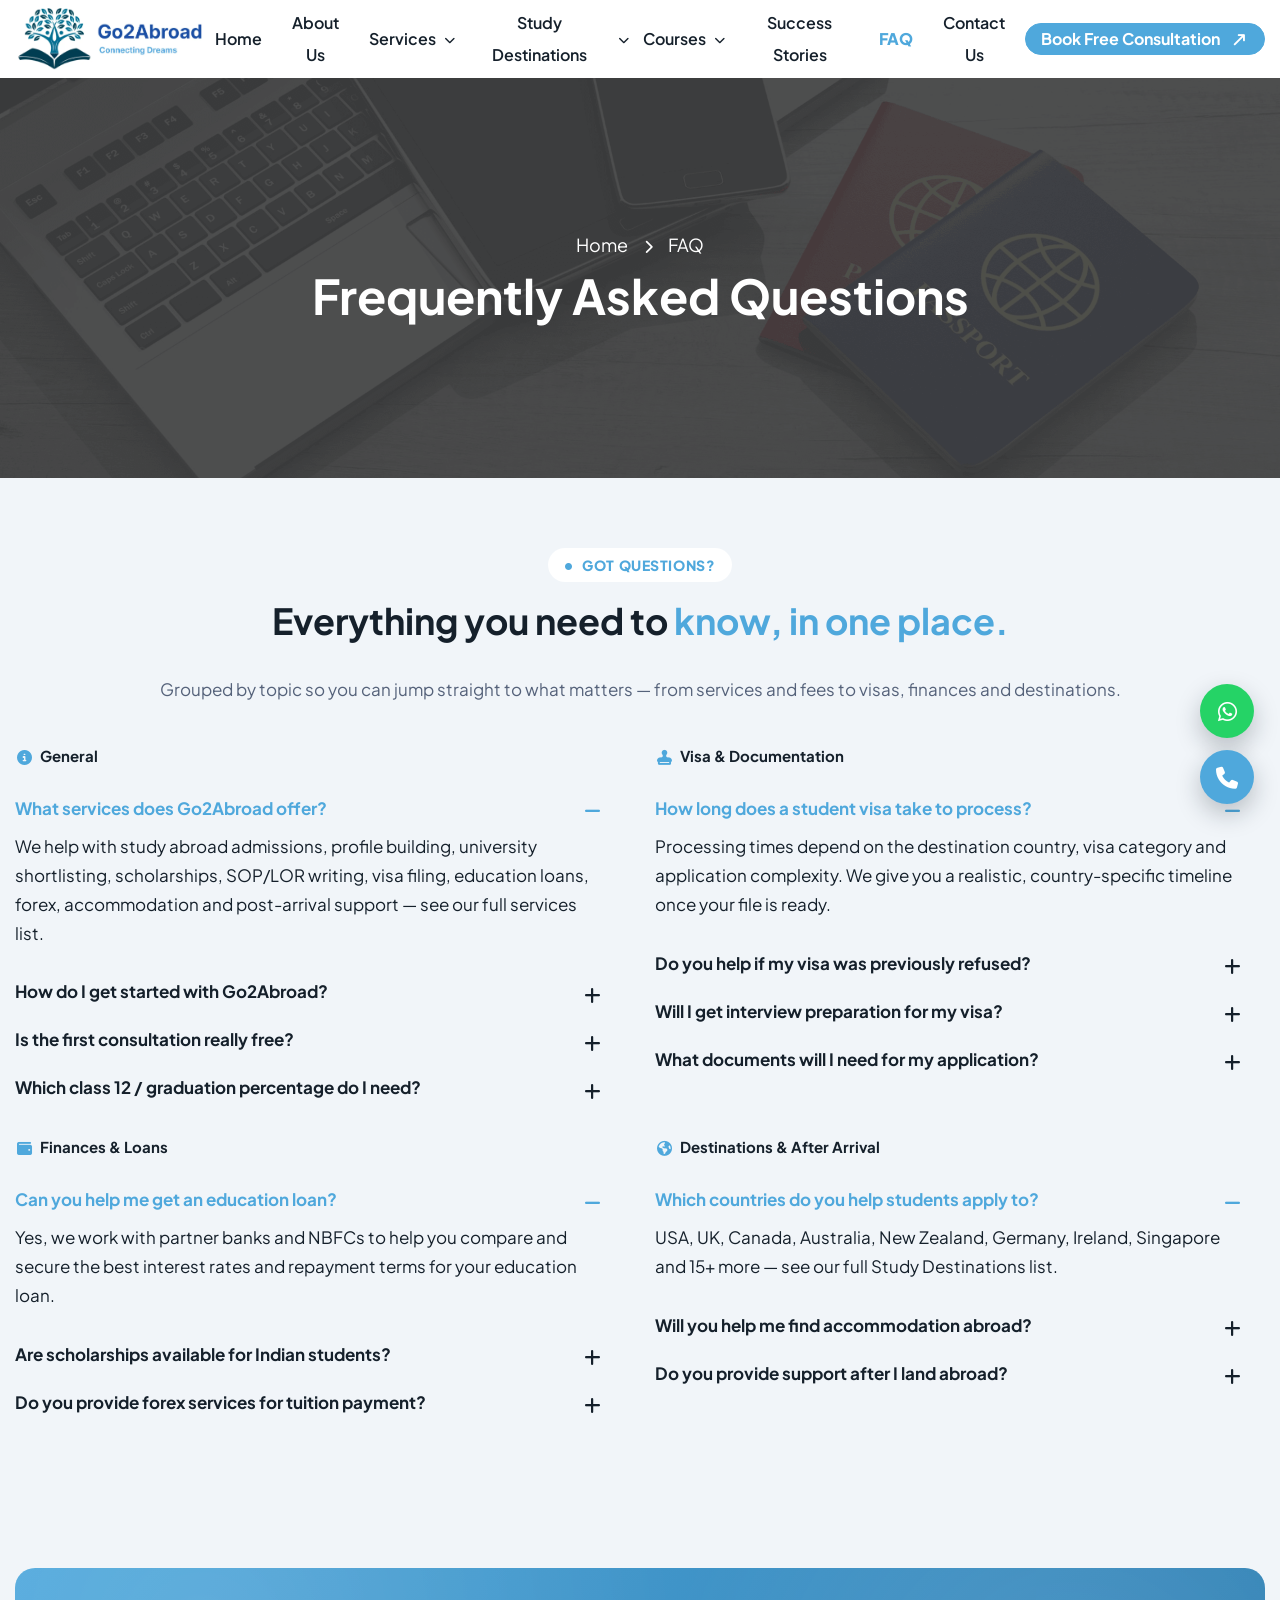
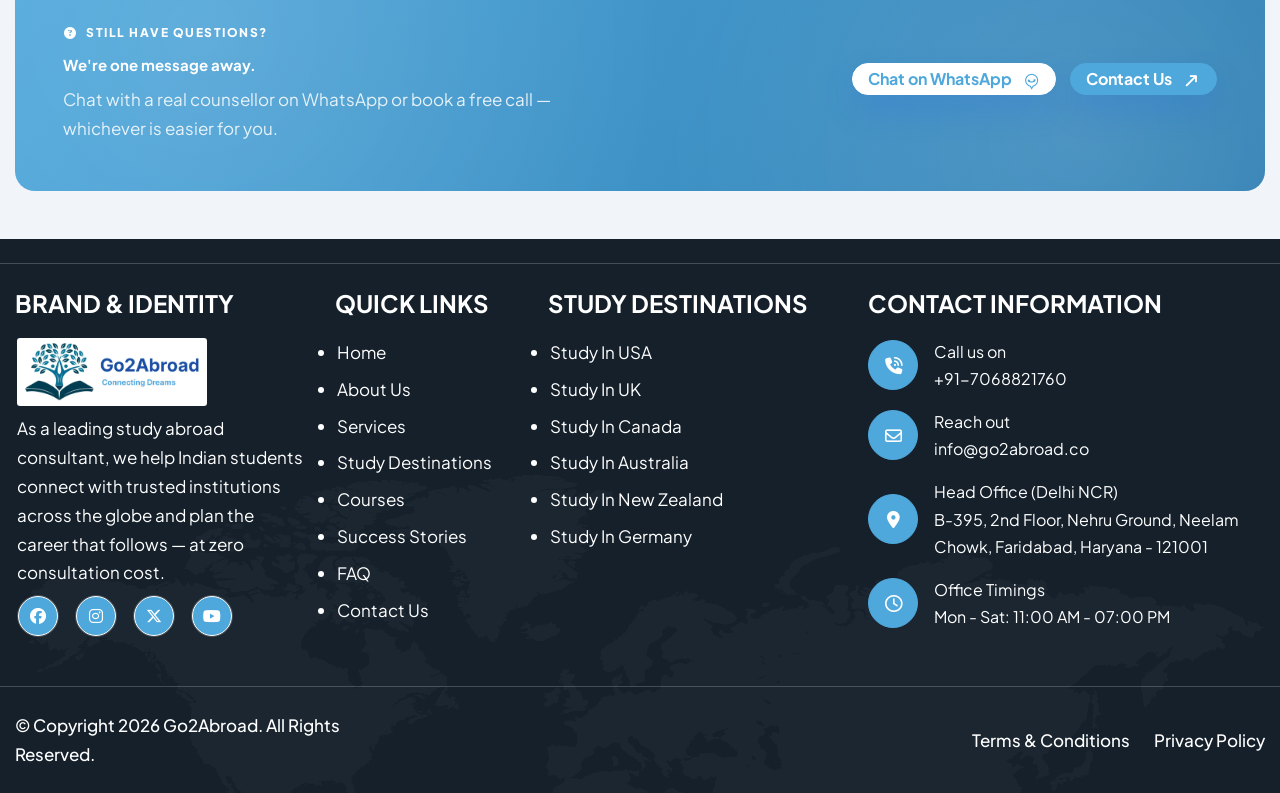
<file: faq.html>
<!DOCTYPE html>
<html lang="en">

<head>
      <!-- Meta -->
      <meta charset="utf-8">
      <meta http-equiv="X-UA-Compatible" content="IE=edge">
      <meta name="viewport" content="width=device-width, initial-scale=1.0">
      <meta name="description" content="Answers to common questions about Go2Abroad's study abroad services, visas, education loans, destinations and more.">
      <meta name="keywords" content="study abroad FAQ, visa questions, education loan FAQ">
      <meta name="robots" content="max-image-preview:large">

      <!-- Page Title -->
      <title>Frequently Asked Questions | Go2Abroad</title>
      <!-- Favicon Icon -->

      <!-- Bootstrap Css Link -->
      <link href="css/bootstrap.min.css" rel="stylesheet" media="screen">
      <!-- Swiper Css -->
      <link rel="stylesheet" href="css/swiper-bundle.min.css">
      <!-- Mouse Cursor Css File -->
      <link rel="stylesheet" href="css/mousecursor.css">
      <!-- Magnific Popup Css File -->
      <link rel="stylesheet" href="css/magnific-popup.css">
      <!-- Font Awesome Icon Css-->
      <link href="css/all.min.css" rel="stylesheet" media="screen">
      <!-- SlickNav Css -->
      <link href="css/slicknav.min.css" rel="stylesheet">
      <!-- Animation On Scroll Css File -->
      <link href="css/aos.css" rel="stylesheet">
      <!-- Google Fonts Link-->
      <link rel="preconnect" href="https://fonts.googleapis.com/">
      <link rel="preconnect" href="https://fonts.gstatic.com/" crossorigin>
      <link rel="stylesheet" href="https://cdnjs.cloudflare.com/ajax/libs/font-awesome/6.5.1/css/all.min.css" />
      <!-- Plus Jakarta Sans Fonts Link -->
      <link href="https://fonts.googleapis.com/css2?family=Plus+Jakarta+Sans:ital,wght@0,200..900;1,200..900&amp;display=swap" rel="stylesheet">
      <!-- Main Custom Css -->
      <link href="css/custom.css" rel="stylesheet" media="screen">
   </head>
   <body>

         <header id="sisf-page-header" class="sisf-main-header sisf-standerd-header">

      <div id="sisf-page-header-inner" class="sisf-skin--dark position-relative d-flex align-items-center">
         <div class="container">
            <!-- Logo Start -->
            <a class="navbar-brand sisf-header-logo-link mobile-block" href="index.html">
            <img src="images/logo.png" alt="Go2Abroad Logo" style="width: 190px;">
            </a>
            <!-- Logo End -->
            <div class="sisf-centered-header-wrapper sisf--header d-flex justify-content-between align-items-center">
               <!-- Logo Start -->
               <a class="navbar-brand sisf-header-logo-link" href="index.html">
               <img src="images/logo.png" alt="Go2Abroad Logo" style="width: 190px;">
               </a>
               <!-- Logo End -->
               <nav class="navbar navbar-expand-lg">
                  <!-- Main Menu Start -->
                  <div class="collapse navbar-collapse sis-main-menu">
                     <div class="nav-menu-wrapper">
                        <ul class="navbar-nav" id="menu">
                           <li class="nav-item "><a class="nav-link" href="index.html">Home</a></li>
                           <li class="nav-item "><a class="nav-link" href="about-us.html">About Us</a></li>
                           <li class="nav-item "><a class="nav-link" href="services.html">Services <i class="fas fa-chevron-down custom-toggle-icon ps-2"></i></a>
                              <ul class="sub-menu sis-menu-columns-2">
                                 <li class="nav-item"><a class="nav-link" href="services.html#counselling">Profile &amp; Career Counselling</a></li>
                                 <li class="nav-item"><a class="nav-link" href="services.html#profile-building">Portfolio &amp; Profile Building</a></li>
                                 <li class="nav-item"><a class="nav-link" href="services.html#university-shortlisting">University Shortlisting</a></li>
                                 <li class="nav-item"><a class="nav-link" href="services.html#scholarship-guidance">Scholarship Guidance</a></li>
                                 <li class="nav-item"><a class="nav-link" href="services.html#sop-writing">SOP &amp; LOR Writing</a></li>
                                 <li class="nav-item"><a class="nav-link" href="services.html#visa-assistance">Visa Assistance</a></li>
                                 <li class="nav-item"><a class="nav-link" href="services.html#loan-assistance">Education Loan Assistance</a></li>
                                 <li class="nav-item"><a class="nav-link" href="services.html#test-preparation">English Proficiency Test Prep</a></li>
                                 <li class="nav-item"><a class="nav-link" href="services.html#interview-preparation">Interview Preparation</a></li>
                                 <li class="nav-item"><a class="nav-link" href="services.html#accommodation">Accommodation Assistance</a></li>
                                 <li class="nav-item"><a class="nav-link" href="services.html#forex">Forex Services</a></li>
                                 <li class="nav-item"><a class="nav-link" href="services.html#post-arrival">Post-Arrival Support</a></li>
                                 <li class="nav-item"><a class="nav-link" href="services.html#alumni">Alumni Meets &amp; Mentorship</a></li>
                                 <li class="nav-item"><a class="nav-link" href="services.html#helpline">24&times;7 Helpline Support</a></li>
                                 <li class="nav-item sis-submenu-view-all"><a class="nav-link" href="services.html">View All Services <i class="fa-solid fa-arrow-right-long ps-2"></i></a></li>
                              </ul>
                           </li>
                           <li class="nav-item "><a class="nav-link" href="destinations.html">Study Destinations <i class="fas fa-chevron-down custom-toggle-icon ps-2"></i></a>
                              <ul class="sub-menu sis-menu-columns-2">
                                 <li class="nav-item"><a class="nav-link" href="usa.html">United States of America (USA)</a></li>
                                 <li class="nav-item"><a class="nav-link" href="destinations.html#uk">United Kingdom (UK)</a></li>
                                 <li class="nav-item"><a class="nav-link" href="destinations.html#canada">Canada</a></li>
                                 <li class="nav-item"><a class="nav-link" href="destinations.html#australia">Australia</a></li>
                                 <li class="nav-item"><a class="nav-link" href="destinations.html#new-zealand">New Zealand</a></li>
                                 <li class="nav-item"><a class="nav-link" href="destinations.html#germany">Germany</a></li>
                                 <li class="nav-item"><a class="nav-link" href="destinations.html#ireland">Ireland</a></li>
                                 <li class="nav-item"><a class="nav-link" href="destinations.html#singapore">Singapore</a></li>
                                 <li class="nav-item"><a class="nav-link" href="destinations.html#france">France</a></li>
                                 <li class="nav-item"><a class="nav-link" href="destinations.html#italy">Italy</a></li>
                                 <li class="nav-item"><a class="nav-link" href="destinations.html#europe">Europe (More Countries)</a></li>
                                 <li class="nav-item sis-submenu-view-all"><a class="nav-link" href="destinations.html">View All Destinations <i class="fa-solid fa-arrow-right-long ps-2"></i></a></li>
                              </ul>
                           </li>
                           <li class="nav-item "><a class="nav-link" href="courses.html">Courses <i class="fas fa-chevron-down custom-toggle-icon ps-2"></i></a>
                              <ul class="sub-menu">
                                 <li class="nav-item"><a class="nav-link" href="courses.html#undergraduate">Undergraduate (Bachelor's)</a></li>
                                 <li class="nav-item"><a class="nav-link" href="courses.html#postgraduate">Postgraduate (Master's)</a></li>
                                 <li class="nav-item"><a class="nav-link" href="courses.html#mba">MBA &amp; Management</a></li>
                                 <li class="nav-item"><a class="nav-link" href="courses.html#phd">PhD &amp; Doctorate</a></li>
                                 <li class="nav-item"><a class="nav-link" href="courses.html#diploma">Diploma &amp; Certificate</a></li>
                                 <li class="nav-item"><a class="nav-link" href="courses.html#language">English Language Programs</a></li>
                                 <li class="nav-item sis-submenu-view-all"><a class="nav-link" href="courses.html">View All Courses <i class="fa-solid fa-arrow-right-long ps-2"></i></a></li>
                              </ul>
                           </li>
                           <li class="nav-item submenu "><a class="nav-link" href="success-stories.html">Success Stories</a></li>
                           <li class="nav-item submenu sis-nav-active"><a class="nav-link" href="faq.html">FAQ</a></li>
                           <li class="nav-item submenu "><a class="nav-link" href="contact.html">Contact Us</a></li>
                        </ul>
                     </div>
                  </div>
                  <!-- Main Menu End -->
               </nav>
               <div class="sisf-widget-holder sisf--two d-flex align-items-center">
                  <div class="header-btn">
                     <a href="contact.html" class="sis-btn-default shadow-none">Book Free Consultation<i class="fa-solid fa-arrow-right-long"></i></a>
                  </div>
               </div>
            </div>
            <div class="navbar-toggle"></div>
            <div class="responsive-menu"></div>
         </div>
      </div>
   </header>

      <!-- Banner Section Start -->
      <div class="sisf-banner position-relative">
         <div class="banner-img">
            <figure>
               <img src="images/page-banner.png" alt="Go2Abroad FAQ">
            </figure>
         </div>
         <div class="sisf-page-title sisf-m sisf-title--standard sisf-alignment--center">
            <div class="sisf-m-inner container">
               <div class="sisf-breadcrumbs mb-2">
                  <a class="sisf-breadcrumbs-link text-white" href="index.html">
                  <span>Home</span>
                  </a>
                  <span class="sisf-breadcrumbs-separator text-white mx-2"><i class="fa-solid fa-chevron-right"></i></span>
                  <span class="sisf-breadcrumbs-current text-white">FAQ</span>
               </div>
               <div class="sisf-m-content sisf-content-grid">
                  <h1 class="sisf-m-title text-white sis-text-anime-style-3 entry-title">Frequently Asked Questions</h1>
               </div>
            </div>
         </div>
      </div>
      <!-- Banner Section End -->

      <!-- FAQ Content -->
      <div class="sis-faq-page-section section">
         <div class="container">
            <div class="row">
               <div class="col-12">
                  <div class="sisf-sis-section-title text-center sis-section-title">
                     <span class="sisf-m-subtitle sis-text-anime-style-3">GOT QUESTIONS?</span>
                     <h2 class="sisf-m-title sis-text-anime-style-3">Everything you need to <span class="sisf-e-colored">know, in one place.</span></h2>
                     <div class="sisf-m-text">
                        <p>Grouped by topic so you can jump straight to what matters &mdash; from services and fees to visas, finances and destinations.</p>
                     </div>
                  </div>
               </div>
            </div>

            <div class="row">
               <div class="col-lg-6">
                  <h3 class="sis-comman-title mb-3"><i class="fa-solid fa-circle-info" style="color:var(--main-color);"></i>&nbsp; General</h3>
                  <div class="sisf-page-accordian sisf-sis-page-accordian mb-4">
                     <div class="accordion" id="faqGeneral">
                        <div class="accordion-item mt-0">
                           <h2 class="accordion-header sis-comman-title">
                              <button class="accordion-button mt-0" data-bs-toggle="collapse" data-bs-target="#g1">
                              <span>What services does Go2Abroad offer?</span>
                              </button>
                           </h2>
                           <div id="g1" class="accordion-collapse collapse show" data-bs-parent="#faqGeneral">
                              <div class="accordion-body pt-0"><div class="sisf-e-content-inner"><p class="mb-0">We help with study abroad admissions, profile building, university shortlisting, scholarships, SOP/LOR writing, visa filing, education loans, forex, accommodation and post-arrival support &mdash; see our <a href="services.html">full services list</a>.</p></div></div>
                           </div>
                        </div>
                        <div class="accordion-item mt-0">
                           <h2 class="accordion-header sis-comman-title">
                              <button class="accordion-button collapsed" data-bs-toggle="collapse" data-bs-target="#g2">
                              <span>How do I get started with Go2Abroad?</span>
                              </button>
                           </h2>
                           <div id="g2" class="accordion-collapse collapse" data-bs-parent="#faqGeneral">
                              <div class="accordion-body pt-0"><div class="sisf-e-content-inner"><p class="mb-0">Book a free counselling session from our <a href="contact.html">Contact page</a> or WhatsApp us directly. We'll review your profile and recommend the right countries and courses within 48 hours.</p></div></div>
                           </div>
                        </div>
                        <div class="accordion-item mt-0">
                           <h2 class="accordion-header sis-comman-title">
                              <button class="accordion-button collapsed" data-bs-toggle="collapse" data-bs-target="#g3">
                              <span>Is the first consultation really free?</span>
                              </button>
                           </h2>
                           <div id="g3" class="accordion-collapse collapse" data-bs-parent="#faqGeneral">
                              <div class="accordion-body pt-0"><div class="sisf-e-content-inner"><p class="mb-0">Yes. Your first counselling session and profile evaluation are completely free, with no obligation to continue with us.</p></div></div>
                           </div>
                        </div>
                        <div class="accordion-item mt-0">
                           <h2 class="accordion-header sis-comman-title">
                              <button class="accordion-button collapsed" data-bs-toggle="collapse" data-bs-target="#g4">
                              <span>Which class 12 / graduation percentage do I need?</span>
                              </button>
                           </h2>
                           <div id="g4" class="accordion-collapse collapse" data-bs-parent="#faqGeneral">
                              <div class="accordion-body pt-0"><div class="sisf-e-content-inner"><p class="mb-0">Requirements vary by country, university and course. Many destinations accept 55%+ with the right profile and English score &mdash; we'll assess your specific case for free.</p></div></div>
                           </div>
                        </div>
                     </div>
                  </div>
               </div>

               <div class="col-lg-6">
                  <h3 class="sis-comman-title mb-3"><i class="fa-solid fa-stamp" style="color:var(--main-color);"></i>&nbsp; Visa &amp; Documentation</h3>
                  <div class="sisf-page-accordian sisf-sis-page-accordian mb-4">
                     <div class="accordion" id="faqVisa">
                        <div class="accordion-item mt-0">
                           <h2 class="accordion-header sis-comman-title">
                              <button class="accordion-button mt-0" data-bs-toggle="collapse" data-bs-target="#v1">
                              <span>How long does a student visa take to process?</span>
                              </button>
                           </h2>
                           <div id="v1" class="accordion-collapse collapse show" data-bs-parent="#faqVisa">
                              <div class="accordion-body pt-0"><div class="sisf-e-content-inner"><p class="mb-0">Processing times depend on the destination country, visa category and application complexity. We give you a realistic, country-specific timeline once your file is ready.</p></div></div>
                           </div>
                        </div>
                        <div class="accordion-item mt-0">
                           <h2 class="accordion-header sis-comman-title">
                              <button class="accordion-button collapsed" data-bs-toggle="collapse" data-bs-target="#v2">
                              <span>Do you help if my visa was previously refused?</span>
                              </button>
                           </h2>
                           <div id="v2" class="accordion-collapse collapse" data-bs-parent="#faqVisa">
                              <div class="accordion-body pt-0"><div class="sisf-e-content-inner"><p class="mb-0">Yes. We review the refusal reasons carefully, strengthen your documentation and financials, and help you explore reapplication or alternative pathways.</p></div></div>
                           </div>
                        </div>
                        <div class="accordion-item mt-0">
                           <h2 class="accordion-header sis-comman-title">
                              <button class="accordion-button collapsed" data-bs-toggle="collapse" data-bs-target="#v3">
                              <span>Will I get interview preparation for my visa?</span>
                              </button>
                           </h2>
                           <div id="v3" class="accordion-collapse collapse" data-bs-parent="#faqVisa">
                              <div class="accordion-body pt-0"><div class="sisf-e-content-inner"><p class="mb-0">Yes, we run personalised mock interviews and coaching sessions so you can approach your visa interview with confidence.</p></div></div>
                           </div>
                        </div>
                        <div class="accordion-item mt-0">
                           <h2 class="accordion-header sis-comman-title">
                              <button class="accordion-button collapsed" data-bs-toggle="collapse" data-bs-target="#v4">
                              <span>What documents will I need for my application?</span>
                              </button>
                           </h2>
                           <div id="v4" class="accordion-collapse collapse" data-bs-parent="#faqVisa">
                              <div class="accordion-body pt-0"><div class="sisf-e-content-inner"><p class="mb-0">Typically academic transcripts, English test scores, SOP, LORs, passport and financial proof. We give you a checklist tailored to your target country.</p></div></div>
                           </div>
                        </div>
                     </div>
                  </div>
               </div>
            </div>

            <div class="row">
               <div class="col-lg-6">
                  <h3 class="sis-comman-title mb-3"><i class="fa-solid fa-wallet" style="color:var(--main-color);"></i>&nbsp; Finances &amp; Loans</h3>
                  <div class="sisf-page-accordian sisf-sis-page-accordian mb-4">
                     <div class="accordion" id="faqFinance">
                        <div class="accordion-item mt-0">
                           <h2 class="accordion-header sis-comman-title">
                              <button class="accordion-button mt-0" data-bs-toggle="collapse" data-bs-target="#f1">
                              <span>Can you help me get an education loan?</span>
                              </button>
                           </h2>
                           <div id="f1" class="accordion-collapse collapse show" data-bs-parent="#faqFinance">
                              <div class="accordion-body pt-0"><div class="sisf-e-content-inner"><p class="mb-0">Yes, we work with partner banks and NBFCs to help you compare and secure the best interest rates and repayment terms for your education loan.</p></div></div>
                           </div>
                        </div>
                        <div class="accordion-item mt-0">
                           <h2 class="accordion-header sis-comman-title">
                              <button class="accordion-button collapsed" data-bs-toggle="collapse" data-bs-target="#f2">
                              <span>Are scholarships available for Indian students?</span>
                              </button>
                           </h2>
                           <div id="f2" class="accordion-collapse collapse" data-bs-parent="#faqFinance">
                              <div class="accordion-body pt-0"><div class="sisf-e-content-inner"><p class="mb-0">Many universities offer merit and need-based scholarships. We identify the ones you qualify for and help you apply on time.</p></div></div>
                           </div>
                        </div>
                        <div class="accordion-item mt-0">
                           <h2 class="accordion-header sis-comman-title">
                              <button class="accordion-button collapsed" data-bs-toggle="collapse" data-bs-target="#f3">
                              <span>Do you provide forex services for tuition payment?</span>
                              </button>
                           </h2>
                           <div id="f3" class="accordion-collapse collapse" data-bs-parent="#faqFinance">
                              <div class="accordion-body pt-0"><div class="sisf-e-content-inner"><p class="mb-0">Yes, we offer competitive forex rates and hassle-free transfers for both tuition fees and living expenses.</p></div></div>
                           </div>
                        </div>
                     </div>
                  </div>
               </div>

               <div class="col-lg-6">
                  <h3 class="sis-comman-title mb-3"><i class="fa-solid fa-earth-americas" style="color:var(--main-color);"></i>&nbsp; Destinations &amp; After Arrival</h3>
                  <div class="sisf-page-accordian sisf-sis-page-accordian mb-4">
                     <div class="accordion" id="faqDest">
                        <div class="accordion-item mt-0">
                           <h2 class="accordion-header sis-comman-title">
                              <button class="accordion-button mt-0" data-bs-toggle="collapse" data-bs-target="#d1">
                              <span>Which countries do you help students apply to?</span>
                              </button>
                           </h2>
                           <div id="d1" class="accordion-collapse collapse show" data-bs-parent="#faqDest">
                              <div class="accordion-body pt-0"><div class="sisf-e-content-inner"><p class="mb-0">USA, UK, Canada, Australia, New Zealand, Germany, Ireland, Singapore and 15+ more &mdash; see our full <a href="destinations.html">Study Destinations</a> list.</p></div></div>
                           </div>
                        </div>
                        <div class="accordion-item mt-0">
                           <h2 class="accordion-header sis-comman-title">
                              <button class="accordion-button collapsed" data-bs-toggle="collapse" data-bs-target="#d2">
                              <span>Will you help me find accommodation abroad?</span>
                              </button>
                           </h2>
                           <div id="d2" class="accordion-collapse collapse" data-bs-parent="#faqDest">
                              <div class="accordion-body pt-0"><div class="sisf-e-content-inner"><p class="mb-0">Yes, we help you find safe, affordable and verified housing near your university before you even fly out.</p></div></div>
                           </div>
                        </div>
                        <div class="accordion-item mt-0">
                           <h2 class="accordion-header sis-comman-title">
                              <button class="accordion-button collapsed" data-bs-toggle="collapse" data-bs-target="#d3">
                              <span>Do you provide support after I land abroad?</span>
                              </button>
                           </h2>
                           <div id="d3" class="accordion-collapse collapse" data-bs-parent="#faqDest">
                              <div class="accordion-body pt-0"><div class="sisf-e-content-inner"><p class="mb-0">Yes &mdash; airport pickup guidance, local bank account setup, SIM card and settling-in support are all part of our post-arrival services.</p></div></div>
                           </div>
                        </div>
                     </div>
                  </div>
               </div>
            </div>
         </div>
      </div>

      <!-- CTA Banner: still have questions -->
      <div class="sis-cta-wrap py-5">
         <div class="container">
            <div class="sis-cta-banner cta-blue" data-aos="fade-up">
               <div class="sis-cta-pattern"></div>
               <div class="sis-cta-inner">
                  <div class="sis-cta-text">
                     <span class="sis-cta-eyebrow"><i class="fa-solid fa-circle-question"></i> Still Have Questions?</span>
                     <h3 class="sis-cta-title">We're one message away.</h3>
                     <p class="sis-cta-desc">Chat with a real counsellor on WhatsApp or book a free call &mdash; whichever is easier for you.</p>
                  </div>
                  <div class="sis-cta-actions">
                     <a href="https://wa.me/919958155484" target="_blank" rel="noopener" class="sis-btn-default btn-light">Chat on WhatsApp<i class="fa-brands fa-whatsapp"></i></a>
                     <a href="contact.html" class="sis-btn-default">Contact Us<i class="fa-solid fa-arrow-right-long"></i></a>
                  </div>
               </div>
            </div>
         </div>
      </div>
      <!-- End CTA Banner -->

                  <!-- Footer Start -->
      <footer class="main-footer">
         <div class="sisf-page-footer-inner-area sisf-page-background position-relative pt-4">
            <div class="sisf-sis-bottom-left-image">
               <figure>
                  <img src="images/footer-bg.png" alt="">
               </figure>
            </div>
            <div class="sisf-page-footer-middle-area pt-4">
               <div class="container">
                  <div class="row">
                     <div class="col-xl-3 col-lg-6 col-md-6">
                        <!-- Links Start -->
                        <div class="footer-links page" data-aos="fade-up" data-aos-delay="300">
                           <h3>BRAND &amp; IDENTITY</h3>
                           <ul>
                              <li style="list-style:none;" class="footerlogo"><a class="navbar-brand" href="index.html">
                              <img src="images/logo.png" alt="Go2Abroad Logo" style="width: 190px;"> </a></li>
                              <li style="list-style:none;">As a leading study abroad consultant, we help Indian students connect with trusted institutions across the globe and plan the career that follows &mdash; at zero consultation cost.</li>
                              <li style="list-style:none;">
                              <div class="footer-links page">
                              <div class="footer-social-icons-link page">
                                 <ul class="list-unstyled d-flex align-items-left justify-content-left gap-3 p-0 m-0">
                                    <li class="mb-0 p-0"><a href="https://www.facebook.com/p/Go2Abroad-Overseas-Consultancy-61587411091019/" target="_blank" rel="noopener"><i class="fa-brands fa-facebook"></i></a></li>
                                    <li class="mb-0 p-0"><a href="https://www.instagram.com/go2abroad_?igsh=cG10ODg4bDY4ejh1&amp;utm_source=qr" target="_blank" rel="noopener"><i class="fa-brands fa-instagram"></i></a></li>
                                    <li class="mb-0 p-0"><a href="https://x.com/G2Abroad_25?t=-zpbUEvZoTwsGH3QNKZSfA&amp;s=09" target="_blank" rel="noopener"><i class="fa-brands fa-x-twitter"></i></a></li>
                                    <li class="mb-0 p-0"><a href="https://www.youtube.com/@go2abroad" target="_blank" rel="noopener"><i class="fa-brands fa-youtube"></i></a></li>
                                 </ul>
                              </div>
                           </div>
                              </li>
                           </ul>
                        </div>
                        <!-- Links End -->
                     </div>
                     <div class="col-xl-2 col-lg-6 col-md-6">
                        <!-- Links Start -->
                        <div class="footer-links page" data-aos="fade-up" data-aos-delay="100">
                           <h3>QUICK LINKS</h3>
                           <ul>
                              <li><a href="index.html">Home</a></li>
                              <li><a href="about-us.html">About Us</a></li>
                              <li><a href="services.html">Services</a></li>
                              <li><a href="destinations.html">Study Destinations</a></li>
                              <li><a href="courses.html">Courses</a></li>
                              <li><a href="success-stories.html">Success Stories</a></li>
                              <li><a href="faq.html">FAQ</a></li>
                              <li class="mb-0"><a href="contact.html">Contact Us</a></li>
                           </ul>
                        </div>
                        <!-- Links End -->
                     </div>

                     <div class="col-xl-3 col-lg-6 col-md-6">
                        <!-- Links Start -->
                        <div class="footer-links page" data-aos="fade-up" data-aos-delay="300">
                           <h3>STUDY DESTINATIONS</h3>
                           <ul>
                              <li><a href="usa.html">Study In USA</a></li>
                              <li><a href="destinations.html#uk">Study In UK</a></li>
                              <li><a href="destinations.html#canada">Study In Canada</a></li>
                              <li><a href="destinations.html#australia">Study In Australia</a></li>
                              <li><a href="destinations.html#new-zealand">Study In New Zealand</a></li>
                              <li class="mb-0"><a href="destinations.html#germany">Study In Germany</a></li>
                           </ul>
                        </div>
                        <!-- Links End -->
                     </div>
                     <div class="col-xl-4 col-lg-6 col-md-6">
                        <!-- Links Start -->
                        <div class="footer-links page" data-aos="fade-up" data-aos-delay="700">
                           <h3 class="text-uppercase">CONTACT INFORMATION</h3>
                           <div class="sisf-sis-contact-information">
                              <div class="sisf-contact-box mb-3 d-flex align-items-center gap-3">
                                 <div class="sisf-icon">
                                    <a href="tel:+917068821760"><i class="fa-solid fa-phone-volume"></i></a>
                                 </div>
                                 <div class="sisf-sis-e-content">
                                    <span class="sis-title text-white d-block">Call us on</span>
                                    <a href="tel:+917068821760" class="sis-title text-white d-block">+91-7068821760</a>
                                 </div>
                              </div>
                              <div class="sisf-contact-box mb-3 d-flex align-items-center gap-3">
                                 <div class="sisf-icon">
                                    <a href="mailto:info@go2abroad.co"><i class="fa-regular fa-envelope"></i></a>
                                 </div>
                                 <div class="sisf-sis-e-content">
                                    <span class="sis-title text-white d-block">Reach out</span>
                                    <a href="mailto:info@go2abroad.co" class="sis-title text-white d-block">info@go2abroad.co</a>
                                 </div>
                              </div>
                              <div class="sisf-contact-box mb-3 d-flex align-items-center gap-3">
                                 <div class="sisf-icon">
                                    <a href="contact.html"><i class="fa-solid fa-location-dot"></i></a>
                                 </div>
                                 <div class="sisf-sis-e-content">
                                    <span class="sis-title text-white d-block">Head Office (Delhi NCR)</span>
                                    <a href="contact.html" class="sis-title text-white d-block">B-395, 2nd Floor, Nehru Ground, Neelam Chowk, Faridabad, Haryana - 121001</a>
                                 </div>
                              </div>
                              <div class="sisf-contact-box mb-3 d-flex align-items-center gap-3">
                                 <div class="sisf-icon">
                                    <a href="#"><i class="fa-regular fa-clock"></i></a>
                                 </div>
                                 <div class="sisf-sis-e-content">
                                    <span class="sis-title text-white d-block">Office Timings</span>
                                    <a href="#" class="sis-title text-white d-block">Mon - Sat: 11:00 AM - 07:00 PM</a>
                                 </div>
                              </div>
                           </div>
                        </div>
                        <!-- Links End -->
                     </div>
                  </div>
               </div>
            </div>
            <div class="sisf-page-footer-bottom-area">
               <div class="container">
                  <!-- Footer Copyright Section Start -->
                  <div class="footer-copyright py-4">
                     <div class="row align-items-center">
                        <div class="col-xl-4 col-lg-4">
                           <!-- Footer Copyright Start -->
                           <div class="footer-copyright-text">
                              <p class="mb-0 text-white">&copy; Copyright 2026 Go2Abroad. All Rights Reserved.</p>
                           </div>
                           <!-- Footer Copyright End -->
                        </div>
                        <div class="col-xl-4 col-lg-3 col-md-4">
                           <!-- Links Start -->

                           <!-- Links End -->
                        </div>
                        <div class="col-xl-4 col-lg-5 col-md-8">
                           <div class="footer-privacy-policy">
                              <ul class="list-unstyled d-flex align-items-center justify-content-end gap-4 p-0 m-0">
                                 <li><a href="#" class="text-white">Terms &amp; Conditions</a></li>
                                 <li><a href="#" class="text-white">Privacy Policy</a></li>
                              </ul>
                           </div>
                        </div>
                     </div>
                  </div>

               </div>
            </div>
         </div>
      </footer>
      <!-- Footer End -->

      <!-- Floating Call / WhatsApp CTA -->
      <div class="sis-floating-cta">
         <a href="https://wa.me/919958155484" target="_blank" rel="noopener" class="sis-fab-whatsapp" aria-label="Chat on WhatsApp"><i class="fa-brands fa-whatsapp"></i></a>
         <a href="tel:+917068821760" class="sis-fab-call" aria-label="Call Go2Abroad"><i class="fa-solid fa-phone"></i></a>
      </div>

      <div class="sisf-cursor sisf-js-cursor">
         <div class="sisf-cursor-wrapper">
            <div class="sisf-cursor--follower sisf-js-follower"></div>
            <div class="sisf-cursor--label sisf-js-label"></div>
            <div class="sisf-cursor--drap sisf-js-drap"></div>
            <div class="sisf-cursor--icon sisf-js-icon"></div>
         </div>
      </div>
      <!-- Cursor End -->
      <!-- Back to Top Button Start -->
      <div class="sis-back-to-top-button">
         <button class="sis-back-to-top" id="backToTop">
         <span><i class="fa fa-chevron-up"></i></span>
         </button>
      </div>
      <!-- Back to Top Button End -->
      <!-- Jquery Library File -->
      <script src="js/jquery-3.7.1.min.js"></script>
      <!-- Bootstrap js File -->
      <script src="js/bootstrap.min.js"></script>
      <!-- Validator js file -->
      <script src="js/validator.min.js"></script>
      <!-- SlickNav js File -->
      <script src="js/jquery.slicknav.js"></script>
      <!-- Swiper js File -->
      <script src="js/swiper-bundle.min.js"></script>
      <!-- Animation On Scroll Js File -->
      <script src="js/aos.js"></script>
      <!-- Counter js File -->
      <script src="js/jquery.waypoints.min.js"></script>
      <script src="js/jquery.counterup.min.js"></script>
      <!-- Magnific js File -->
      <script src="js/jquery.magnific-popup.min.js"></script>
      <!-- Gsap Js File -->
      <script src="js/gsap.min.js"></script>
      <!-- Cursor Js File -->
      <script src="js/magiccursor.js"></script>
      <script src="js/cursor/cursor.js"></script>
      <!-- Text Effect js file -->
      <script src="js/ScrollTrigger.min.js"></script>
      <script src="js/SplitText.js"></script>
      <!-- Main Custom js file -->
      <script src="js/script.js"></script>
      <!-- Country Detail Page: scrollspy, cost calculator, university finder -->
      <script src="js/country-tools.js"></script>
   </body>
</html>
</file>
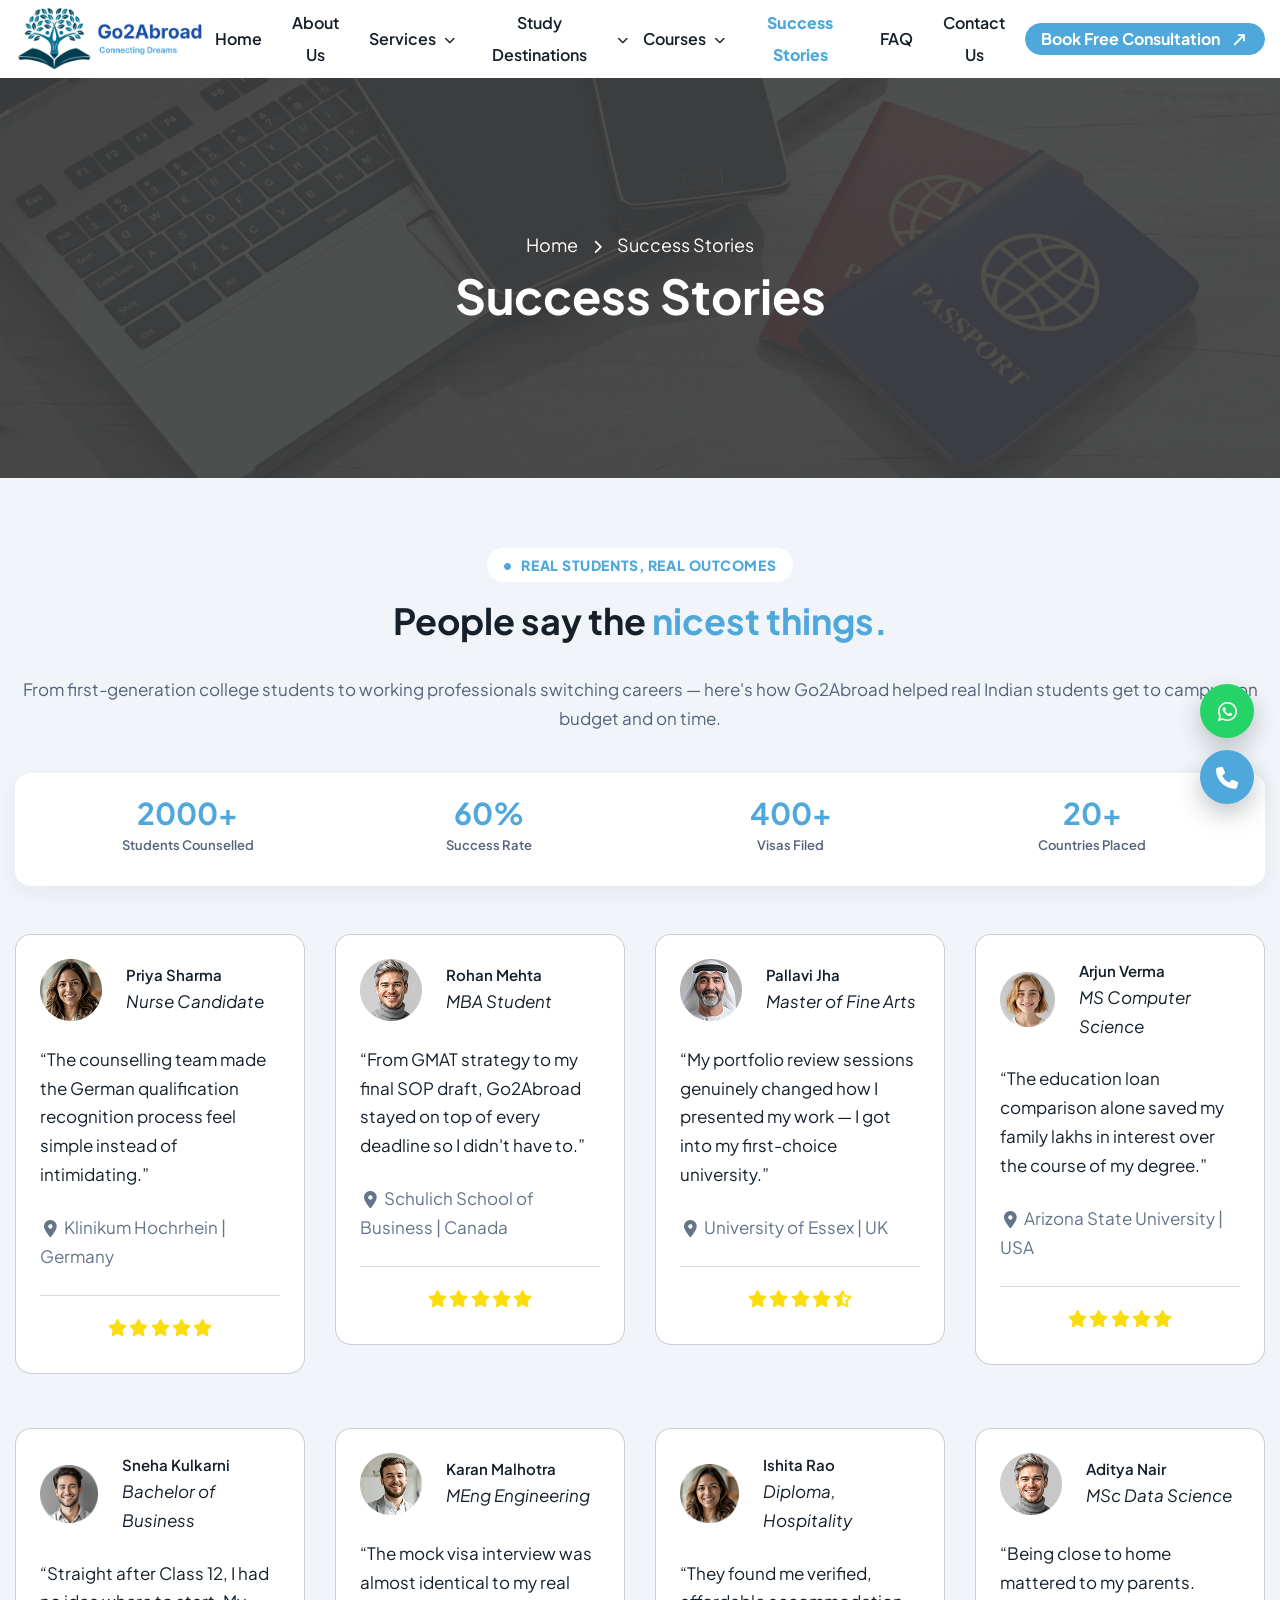
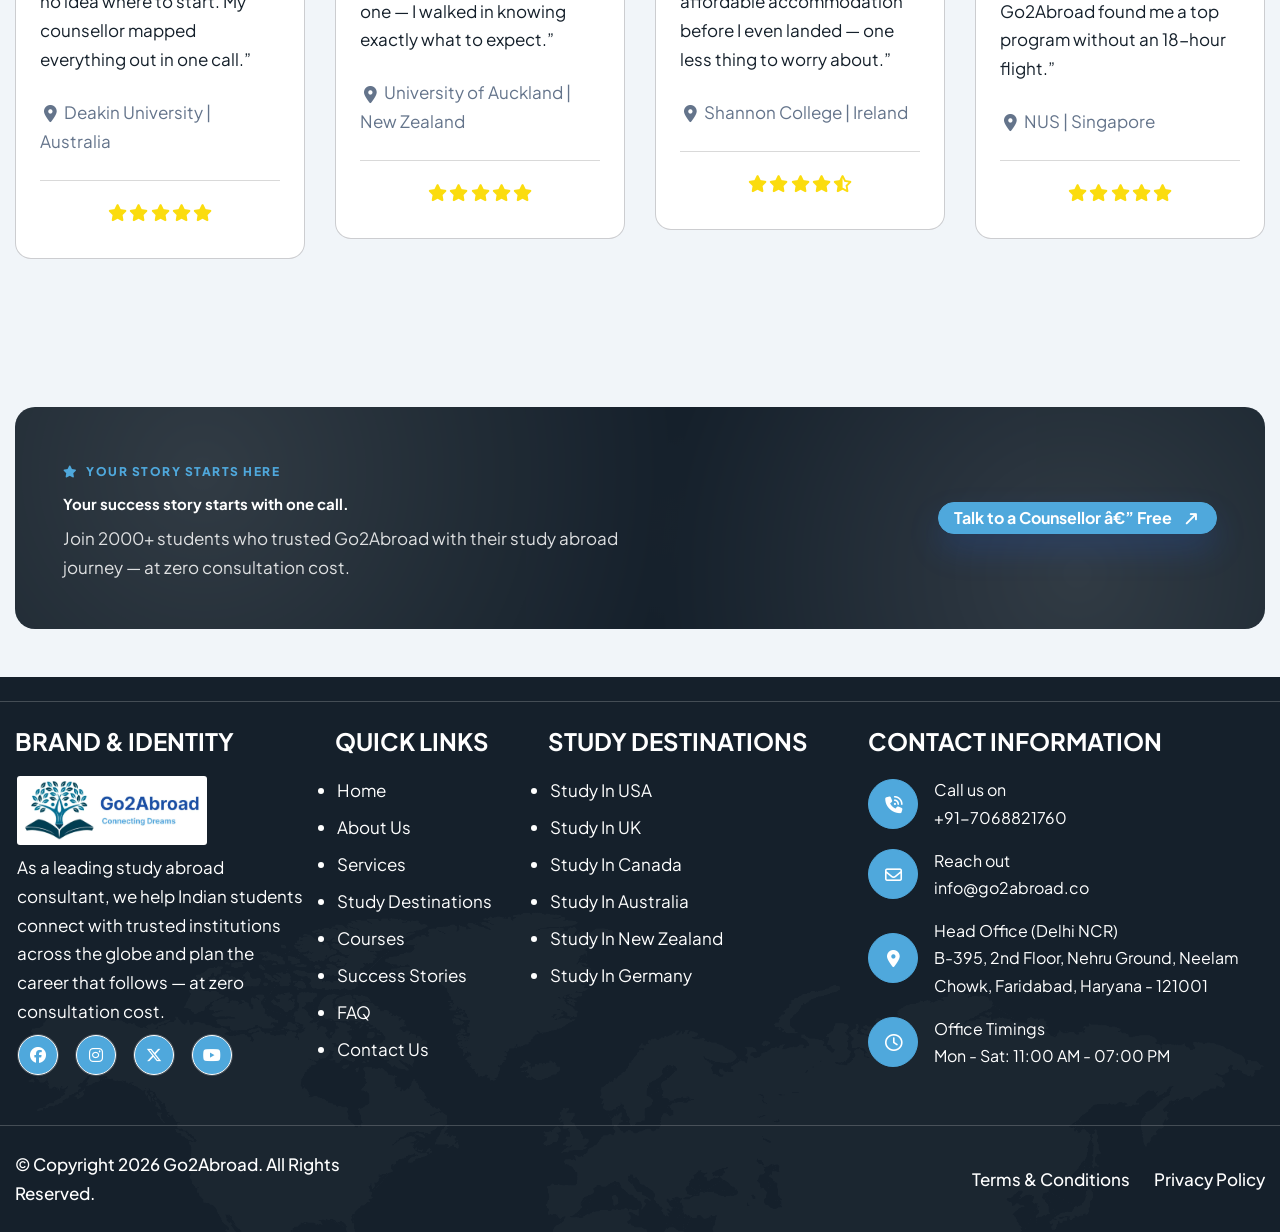
<file: success-stories.html>
<!DOCTYPE html>
<html lang="en">

<head>
      <!-- Meta -->
      <meta charset="utf-8">
      <meta http-equiv="X-UA-Compatible" content="IE=edge">
      <meta name="viewport" content="width=device-width, initial-scale=1.0">
      <meta name="description" content="Read real success stories from Indian students who studied abroad in the USA, UK, Canada, Australia, Germany and more with Go2Abroad's guidance.">
      <meta name="keywords" content="study abroad success stories, student testimonials">
      <meta name="robots" content="max-image-preview:large">

      <!-- Page Title -->
      <title>Success Stories | Go2Abroad</title>
      <!-- Favicon Icon -->

      <!-- Bootstrap Css Link -->
      <link href="css/bootstrap.min.css" rel="stylesheet" media="screen">
      <!-- Swiper Css -->
      <link rel="stylesheet" href="css/swiper-bundle.min.css">
      <!-- Mouse Cursor Css File -->
      <link rel="stylesheet" href="css/mousecursor.css">
      <!-- Magnific Popup Css File -->
      <link rel="stylesheet" href="css/magnific-popup.css">
      <!-- Font Awesome Icon Css-->
      <link href="css/all.min.css" rel="stylesheet" media="screen">
      <!-- SlickNav Css -->
      <link href="css/slicknav.min.css" rel="stylesheet">
      <!-- Animation On Scroll Css File -->
      <link href="css/aos.css" rel="stylesheet">
      <!-- Google Fonts Link-->
      <link rel="preconnect" href="https://fonts.googleapis.com/">
      <link rel="preconnect" href="https://fonts.gstatic.com/" crossorigin>
      <link rel="stylesheet" href="https://cdnjs.cloudflare.com/ajax/libs/font-awesome/6.5.1/css/all.min.css" />
      <!-- Plus Jakarta Sans Fonts Link -->
      <link href="https://fonts.googleapis.com/css2?family=Plus+Jakarta+Sans:ital,wght@0,200..900;1,200..900&amp;display=swap" rel="stylesheet">
      <!-- Main Custom Css -->
      <link href="css/custom.css" rel="stylesheet" media="screen">
   </head>
   <body>

         <header id="sisf-page-header" class="sisf-main-header sisf-standerd-header">

      <div id="sisf-page-header-inner" class="sisf-skin--dark position-relative d-flex align-items-center">
         <div class="container">
            <!-- Logo Start -->
            <a class="navbar-brand sisf-header-logo-link mobile-block" href="index.html">
            <img src="images/logo.png" alt="Go2Abroad Logo" style="width: 190px;">
            </a>
            <!-- Logo End -->
            <div class="sisf-centered-header-wrapper sisf--header d-flex justify-content-between align-items-center">
               <!-- Logo Start -->
               <a class="navbar-brand sisf-header-logo-link" href="index.html">
               <img src="images/logo.png" alt="Go2Abroad Logo" style="width: 190px;">
               </a>
               <!-- Logo End -->
               <nav class="navbar navbar-expand-lg">
                  <!-- Main Menu Start -->
                  <div class="collapse navbar-collapse sis-main-menu">
                     <div class="nav-menu-wrapper">
                        <ul class="navbar-nav" id="menu">
                           <li class="nav-item "><a class="nav-link" href="index.html">Home</a></li>
                           <li class="nav-item "><a class="nav-link" href="about-us.html">About Us</a></li>
                           <li class="nav-item "><a class="nav-link" href="services.html">Services <i class="fas fa-chevron-down custom-toggle-icon ps-2"></i></a>
                              <ul class="sub-menu sis-menu-columns-2">
                                 <li class="nav-item"><a class="nav-link" href="services.html#counselling">Profile &amp; Career Counselling</a></li>
                                 <li class="nav-item"><a class="nav-link" href="services.html#profile-building">Portfolio &amp; Profile Building</a></li>
                                 <li class="nav-item"><a class="nav-link" href="services.html#university-shortlisting">University Shortlisting</a></li>
                                 <li class="nav-item"><a class="nav-link" href="services.html#scholarship-guidance">Scholarship Guidance</a></li>
                                 <li class="nav-item"><a class="nav-link" href="services.html#sop-writing">SOP &amp; LOR Writing</a></li>
                                 <li class="nav-item"><a class="nav-link" href="services.html#visa-assistance">Visa Assistance</a></li>
                                 <li class="nav-item"><a class="nav-link" href="services.html#loan-assistance">Education Loan Assistance</a></li>
                                 <li class="nav-item"><a class="nav-link" href="services.html#test-preparation">English Proficiency Test Prep</a></li>
                                 <li class="nav-item"><a class="nav-link" href="services.html#interview-preparation">Interview Preparation</a></li>
                                 <li class="nav-item"><a class="nav-link" href="services.html#accommodation">Accommodation Assistance</a></li>
                                 <li class="nav-item"><a class="nav-link" href="services.html#forex">Forex Services</a></li>
                                 <li class="nav-item"><a class="nav-link" href="services.html#post-arrival">Post-Arrival Support</a></li>
                                 <li class="nav-item"><a class="nav-link" href="services.html#alumni">Alumni Meets &amp; Mentorship</a></li>
                                 <li class="nav-item"><a class="nav-link" href="services.html#helpline">24&times;7 Helpline Support</a></li>
                                 <li class="nav-item sis-submenu-view-all"><a class="nav-link" href="services.html">View All Services <i class="fa-solid fa-arrow-right-long ps-2"></i></a></li>
                              </ul>
                           </li>
                           <li class="nav-item "><a class="nav-link" href="destinations.html">Study Destinations <i class="fas fa-chevron-down custom-toggle-icon ps-2"></i></a>
                              <ul class="sub-menu sis-menu-columns-2">
                                 <li class="nav-item"><a class="nav-link" href="usa.html">United States of America (USA)</a></li>
                                 <li class="nav-item"><a class="nav-link" href="destinations.html#uk">United Kingdom (UK)</a></li>
                                 <li class="nav-item"><a class="nav-link" href="destinations.html#canada">Canada</a></li>
                                 <li class="nav-item"><a class="nav-link" href="destinations.html#australia">Australia</a></li>
                                 <li class="nav-item"><a class="nav-link" href="destinations.html#new-zealand">New Zealand</a></li>
                                 <li class="nav-item"><a class="nav-link" href="destinations.html#germany">Germany</a></li>
                                 <li class="nav-item"><a class="nav-link" href="destinations.html#ireland">Ireland</a></li>
                                 <li class="nav-item"><a class="nav-link" href="destinations.html#singapore">Singapore</a></li>
                                 <li class="nav-item"><a class="nav-link" href="destinations.html#france">France</a></li>
                                 <li class="nav-item"><a class="nav-link" href="destinations.html#italy">Italy</a></li>
                                 <li class="nav-item"><a class="nav-link" href="destinations.html#europe">Europe (More Countries)</a></li>
                                 <li class="nav-item sis-submenu-view-all"><a class="nav-link" href="destinations.html">View All Destinations <i class="fa-solid fa-arrow-right-long ps-2"></i></a></li>
                              </ul>
                           </li>
                           <li class="nav-item "><a class="nav-link" href="courses.html">Courses <i class="fas fa-chevron-down custom-toggle-icon ps-2"></i></a>
                              <ul class="sub-menu">
                                 <li class="nav-item"><a class="nav-link" href="courses.html#undergraduate">Undergraduate (Bachelor's)</a></li>
                                 <li class="nav-item"><a class="nav-link" href="courses.html#postgraduate">Postgraduate (Master's)</a></li>
                                 <li class="nav-item"><a class="nav-link" href="courses.html#mba">MBA &amp; Management</a></li>
                                 <li class="nav-item"><a class="nav-link" href="courses.html#phd">PhD &amp; Doctorate</a></li>
                                 <li class="nav-item"><a class="nav-link" href="courses.html#diploma">Diploma &amp; Certificate</a></li>
                                 <li class="nav-item"><a class="nav-link" href="courses.html#language">English Language Programs</a></li>
                                 <li class="nav-item sis-submenu-view-all"><a class="nav-link" href="courses.html">View All Courses <i class="fa-solid fa-arrow-right-long ps-2"></i></a></li>
                              </ul>
                           </li>
                           <li class="nav-item submenu sis-nav-active"><a class="nav-link" href="success-stories.html">Success Stories</a></li>
                           <li class="nav-item submenu "><a class="nav-link" href="faq.html">FAQ</a></li>
                           <li class="nav-item submenu "><a class="nav-link" href="contact.html">Contact Us</a></li>
                        </ul>
                     </div>
                  </div>
                  <!-- Main Menu End -->
               </nav>
               <div class="sisf-widget-holder sisf--two d-flex align-items-center">
                  <div class="header-btn">
                     <a href="contact.html" class="sis-btn-default shadow-none">Book Free Consultation<i class="fa-solid fa-arrow-right-long"></i></a>
                  </div>
               </div>
            </div>
            <div class="navbar-toggle"></div>
            <div class="responsive-menu"></div>
         </div>
      </div>
   </header>

      <!-- Banner Section Start -->
      <div class="sisf-banner position-relative">
         <div class="banner-img">
            <figure>
               <img src="images/page-banner.png" alt="Go2Abroad Success Stories">
            </figure>
         </div>
         <div class="sisf-page-title sisf-m sisf-title--standard sisf-alignment--center">
            <div class="sisf-m-inner container">
               <div class="sisf-breadcrumbs mb-2">
                  <a class="sisf-breadcrumbs-link text-white" href="index.html">
                  <span>Home</span>
                  </a>
                  <span class="sisf-breadcrumbs-separator text-white mx-2"><i class="fa-solid fa-chevron-right"></i></span>
                  <span class="sisf-breadcrumbs-current text-white">Success Stories</span>
               </div>
               <div class="sisf-m-content sisf-content-grid">
                  <h1 class="sisf-m-title text-white sis-text-anime-style-3 entry-title">Success Stories</h1>
               </div>
            </div>
         </div>
      </div>
      <!-- Banner Section End -->

      <!-- Intro + Stats -->
      <div class="sis-stories-intro-section section pb-0">
         <div class="container">
            <div class="row">
               <div class="col-12">
                  <div class="sisf-sis-section-title text-center sis-section-title">
                     <span class="sisf-m-subtitle sis-text-anime-style-3">REAL STUDENTS, REAL OUTCOMES</span>
                     <h2 class="sisf-m-title sis-text-anime-style-3">People say the <span class="sisf-e-colored">nicest things.</span></h2>
                     <div class="sisf-m-text">
                        <p>From first-generation college students to working professionals switching careers &mdash; here's how Go2Abroad helped real Indian students get to campus, on budget and on time.</p>
                     </div>
                  </div>
               </div>
            </div>
            <div class="sis-mini-stat-strip mb-5" data-aos="fade-up">
               <div class="sis-mini-stat">
                  <h3>2000+</h3>
                  <span>Students Counselled</span>
               </div>
               <div class="sis-mini-stat">
                  <h3>60%</h3>
                  <span>Success Rate</span>
               </div>
               <div class="sis-mini-stat">
                  <h3>400+</h3>
                  <span>Visas Filed</span>
               </div>
               <div class="sis-mini-stat">
                  <h3>20+</h3>
                  <span>Countries Placed</span>
               </div>
            </div>
         </div>
      </div>

      <!-- Stories Grid -->
      <div class="sis-stories-list-section section pt-0">
         <div class="container">
            <div class="row g-4">

               <div class="col-lg-3 col-md-6">
                  <div class="testimonial-right page" data-aos="fade-up" data-aos-delay="100">
                     <div class="sisf-e-inner bg-white p-4 sis-radius">
                        <div class="sisf-m-inner d-flex align-items-center gap-4">
                           <div class="sisf-e-media-image">
                              <img src="images/profile-img1.png" class="w-100" alt="Priya Sharma">
                           </div>
                           <div class="sisf-e-author">
                              <span class="sisf-e-author-name sis-comman-title d-block">Priya Sharma</span>
                              <span class="sisf-e-author-role"><i>Nurse Candidate</i></span>
                           </div>
                        </div>
                        <div class="sisf-e-content-center">
                           <div class="sisf-e-discription mt-4">
                              <p>&ldquo;The counselling team made the German qualification recognition process feel simple instead of intimidating.&rdquo;</p>
                              <p style="color:#64748B;"><i class="fa-solid fa-location-dot"></i> Klinikum Hochrhein | Germany</p>
                           </div>
                        </div>
                        <div class="sisf-case-overview pt-3 text-center">
                           <div class="mb-2"><i class="fa-solid fa-star" style="color:#fbdc0e;"></i><i class="fa-solid fa-star" style="color:#fbdc0e;"></i><i class="fa-solid fa-star" style="color:#fbdc0e;"></i><i class="fa-solid fa-star" style="color:#fbdc0e;"></i><i class="fa-solid fa-star" style="color:#fbdc0e;"></i></div>
                        </div>
                     </div>
                  </div>
               </div>

               <div class="col-lg-3 col-md-6">
                  <div class="testimonial-right page" data-aos="fade-up" data-aos-delay="150">
                     <div class="sisf-e-inner bg-white p-4 sis-radius">
                        <div class="sisf-m-inner d-flex align-items-center gap-4">
                           <div class="sisf-e-media-image">
                              <img src="images/profile-img2.png" class="w-100" alt="Rohan Mehta">
                           </div>
                           <div class="sisf-e-author">
                              <span class="sisf-e-author-name sis-comman-title d-block">Rohan Mehta</span>
                              <span class="sisf-e-author-role"><i>MBA Student</i></span>
                           </div>
                        </div>
                        <div class="sisf-e-content-center">
                           <div class="sisf-e-discription mt-4">
                              <p>&ldquo;From GMAT strategy to my final SOP draft, Go2Abroad stayed on top of every deadline so I didn't have to.&rdquo;</p>
                              <p style="color:#64748B;"><i class="fa-solid fa-location-dot"></i> Schulich School of Business | Canada</p>
                           </div>
                        </div>
                        <div class="sisf-case-overview pt-3 text-center">
                           <div class="mb-2"><i class="fa-solid fa-star" style="color:#fbdc0e;"></i><i class="fa-solid fa-star" style="color:#fbdc0e;"></i><i class="fa-solid fa-star" style="color:#fbdc0e;"></i><i class="fa-solid fa-star" style="color:#fbdc0e;"></i><i class="fa-solid fa-star" style="color:#fbdc0e;"></i></div>
                        </div>
                     </div>
                  </div>
               </div>

               <div class="col-lg-3 col-md-6">
                  <div class="testimonial-right page" data-aos="fade-up" data-aos-delay="200">
                     <div class="sisf-e-inner bg-white p-4 sis-radius">
                        <div class="sisf-m-inner d-flex align-items-center gap-4">
                           <div class="sisf-e-media-image">
                              <img src="images/profile-img3.png" class="w-100" alt="Pallavi Jha">
                           </div>
                           <div class="sisf-e-author">
                              <span class="sisf-e-author-name sis-comman-title d-block">Pallavi Jha</span>
                              <span class="sisf-e-author-role"><i>Master of Fine Arts</i></span>
                           </div>
                        </div>
                        <div class="sisf-e-content-center">
                           <div class="sisf-e-discription mt-4">
                              <p>&ldquo;My portfolio review sessions genuinely changed how I presented my work &mdash; I got into my first-choice university.&rdquo;</p>
                              <p style="color:#64748B;"><i class="fa-solid fa-location-dot"></i> University of Essex | UK</p>
                           </div>
                        </div>
                        <div class="sisf-case-overview pt-3 text-center">
                           <div class="mb-2"><i class="fa-solid fa-star" style="color:#fbdc0e;"></i><i class="fa-solid fa-star" style="color:#fbdc0e;"></i><i class="fa-solid fa-star" style="color:#fbdc0e;"></i><i class="fa-solid fa-star" style="color:#fbdc0e;"></i><i class="fa-solid fa-star-half-stroke" style="color:#fbdc0e;"></i></div>
                        </div>
                     </div>
                  </div>
               </div>

               <div class="col-lg-3 col-md-6">
                  <div class="testimonial-right page" data-aos="fade-up" data-aos-delay="250">
                     <div class="sisf-e-inner bg-white p-4 sis-radius">
                        <div class="sisf-m-inner d-flex align-items-center gap-4">
                           <div class="sisf-e-media-image">
                              <img src="images/profile-img4.png" class="w-100" alt="Arjun Verma">
                           </div>
                           <div class="sisf-e-author">
                              <span class="sisf-e-author-name sis-comman-title d-block">Arjun Verma</span>
                              <span class="sisf-e-author-role"><i>MS Computer Science</i></span>
                           </div>
                        </div>
                        <div class="sisf-e-content-center">
                           <div class="sisf-e-discription mt-4">
                              <p>&ldquo;The education loan comparison alone saved my family lakhs in interest over the course of my degree.&rdquo;</p>
                              <p style="color:#64748B;"><i class="fa-solid fa-location-dot"></i> Arizona State University | USA</p>
                           </div>
                        </div>
                        <div class="sisf-case-overview pt-3 text-center">
                           <div class="mb-2"><i class="fa-solid fa-star" style="color:#fbdc0e;"></i><i class="fa-solid fa-star" style="color:#fbdc0e;"></i><i class="fa-solid fa-star" style="color:#fbdc0e;"></i><i class="fa-solid fa-star" style="color:#fbdc0e;"></i><i class="fa-solid fa-star" style="color:#fbdc0e;"></i></div>
                        </div>
                     </div>
                  </div>
               </div>

               <div class="col-lg-3 col-md-6">
                  <div class="testimonial-right page" data-aos="fade-up" data-aos-delay="100">
                     <div class="sisf-e-inner bg-white p-4 sis-radius">
                        <div class="sisf-m-inner d-flex align-items-center gap-4">
                           <div class="sisf-e-media-image">
                              <img src="images/profile-img5.png" class="w-100" alt="Sneha Kulkarni">
                           </div>
                           <div class="sisf-e-author">
                              <span class="sisf-e-author-name sis-comman-title d-block">Sneha Kulkarni</span>
                              <span class="sisf-e-author-role"><i>Bachelor of Business</i></span>
                           </div>
                        </div>
                        <div class="sisf-e-content-center">
                           <div class="sisf-e-discription mt-4">
                              <p>&ldquo;Straight after Class 12, I had no idea where to start. My counsellor mapped everything out in one call.&rdquo;</p>
                              <p style="color:#64748B;"><i class="fa-solid fa-location-dot"></i> Deakin University | Australia</p>
                           </div>
                        </div>
                        <div class="sisf-case-overview pt-3 text-center">
                           <div class="mb-2"><i class="fa-solid fa-star" style="color:#fbdc0e;"></i><i class="fa-solid fa-star" style="color:#fbdc0e;"></i><i class="fa-solid fa-star" style="color:#fbdc0e;"></i><i class="fa-solid fa-star" style="color:#fbdc0e;"></i><i class="fa-solid fa-star" style="color:#fbdc0e;"></i></div>
                        </div>
                     </div>
                  </div>
               </div>

               <div class="col-lg-3 col-md-6">
                  <div class="testimonial-right page" data-aos="fade-up" data-aos-delay="150">
                     <div class="sisf-e-inner bg-white p-4 sis-radius">
                        <div class="sisf-m-inner d-flex align-items-center gap-4">
                           <div class="sisf-e-media-image">
                              <img src="images/profile-img6.png" class="w-100" alt="Karan Malhotra">
                           </div>
                           <div class="sisf-e-author">
                              <span class="sisf-e-author-name sis-comman-title d-block">Karan Malhotra</span>
                              <span class="sisf-e-author-role"><i>MEng Engineering</i></span>
                           </div>
                        </div>
                        <div class="sisf-e-content-center">
                           <div class="sisf-e-discription mt-4">
                              <p>&ldquo;The mock visa interview was almost identical to my real one &mdash; I walked in knowing exactly what to expect.&rdquo;</p>
                              <p style="color:#64748B;"><i class="fa-solid fa-location-dot"></i> University of Auckland | New Zealand</p>
                           </div>
                        </div>
                        <div class="sisf-case-overview pt-3 text-center">
                           <div class="mb-2"><i class="fa-solid fa-star" style="color:#fbdc0e;"></i><i class="fa-solid fa-star" style="color:#fbdc0e;"></i><i class="fa-solid fa-star" style="color:#fbdc0e;"></i><i class="fa-solid fa-star" style="color:#fbdc0e;"></i><i class="fa-solid fa-star" style="color:#fbdc0e;"></i></div>
                        </div>
                     </div>
                  </div>
               </div>

               <div class="col-lg-3 col-md-6">
                  <div class="testimonial-right page" data-aos="fade-up" data-aos-delay="200">
                     <div class="sisf-e-inner bg-white p-4 sis-radius">
                        <div class="sisf-m-inner d-flex align-items-center gap-4">
                           <div class="sisf-e-media-image">
                              <img src="images/profile-img1.png" class="w-100" alt="Ishita Rao">
                           </div>
                           <div class="sisf-e-author">
                              <span class="sisf-e-author-name sis-comman-title d-block">Ishita Rao</span>
                              <span class="sisf-e-author-role"><i>Diploma, Hospitality</i></span>
                           </div>
                        </div>
                        <div class="sisf-e-content-center">
                           <div class="sisf-e-discription mt-4">
                              <p>&ldquo;They found me verified, affordable accommodation before I even landed &mdash; one less thing to worry about.&rdquo;</p>
                              <p style="color:#64748B;"><i class="fa-solid fa-location-dot"></i> Shannon College | Ireland</p>
                           </div>
                        </div>
                        <div class="sisf-case-overview pt-3 text-center">
                           <div class="mb-2"><i class="fa-solid fa-star" style="color:#fbdc0e;"></i><i class="fa-solid fa-star" style="color:#fbdc0e;"></i><i class="fa-solid fa-star" style="color:#fbdc0e;"></i><i class="fa-solid fa-star" style="color:#fbdc0e;"></i><i class="fa-solid fa-star-half-stroke" style="color:#fbdc0e;"></i></div>
                        </div>
                     </div>
                  </div>
               </div>

               <div class="col-lg-3 col-md-6">
                  <div class="testimonial-right page" data-aos="fade-up" data-aos-delay="250">
                     <div class="sisf-e-inner bg-white p-4 sis-radius">
                        <div class="sisf-m-inner d-flex align-items-center gap-4">
                           <div class="sisf-e-media-image">
                              <img src="images/profile-img2.png" class="w-100" alt="Aditya Nair">
                           </div>
                           <div class="sisf-e-author">
                              <span class="sisf-e-author-name sis-comman-title d-block">Aditya Nair</span>
                              <span class="sisf-e-author-role"><i>MSc Data Science</i></span>
                           </div>
                        </div>
                        <div class="sisf-e-content-center">
                           <div class="sisf-e-discription mt-4">
                              <p>&ldquo;Being close to home mattered to my parents. Go2Abroad found me a top program without an 18-hour flight.&rdquo;</p>
                              <p style="color:#64748B;"><i class="fa-solid fa-location-dot"></i> NUS | Singapore</p>
                           </div>
                        </div>
                        <div class="sisf-case-overview pt-3 text-center">
                           <div class="mb-2"><i class="fa-solid fa-star" style="color:#fbdc0e;"></i><i class="fa-solid fa-star" style="color:#fbdc0e;"></i><i class="fa-solid fa-star" style="color:#fbdc0e;"></i><i class="fa-solid fa-star" style="color:#fbdc0e;"></i><i class="fa-solid fa-star" style="color:#fbdc0e;"></i></div>
                        </div>
                     </div>
                  </div>
               </div>

            </div>
         </div>
      </div>

      <!-- CTA Banner: your story next -->
      <div class="sis-cta-wrap py-5">
         <div class="container">
            <div class="sis-cta-banner cta-navy" data-aos="fade-up">
               <div class="sis-cta-pattern"></div>
               <div class="sis-cta-inner">
                  <div class="sis-cta-text">
                     <span class="sis-cta-eyebrow"><i class="fa-solid fa-star"></i> Your Story Starts Here</span>
                     <h3 class="sis-cta-title">Your success story starts with one call.</h3>
                     <p class="sis-cta-desc">Join 2000+ students who trusted Go2Abroad with their study abroad journey &mdash; at zero consultation cost.</p>
                  </div>
                  <div class="sis-cta-actions">
                     <a href="contact.html" class="sis-btn-default">Talk to a Counsellor â€” Free<i class="fa-solid fa-arrow-right-long"></i></a>
                  </div>
               </div>
            </div>
         </div>
      </div>
      <!-- End CTA Banner -->

                  <!-- Footer Start -->
      <footer class="main-footer">
         <div class="sisf-page-footer-inner-area sisf-page-background position-relative pt-4">
            <div class="sisf-sis-bottom-left-image">
               <figure>
                  <img src="images/footer-bg.png" alt="">
               </figure>
            </div>
            <div class="sisf-page-footer-middle-area pt-4">
               <div class="container">
                  <div class="row">
                     <div class="col-xl-3 col-lg-6 col-md-6">
                        <!-- Links Start -->
                        <div class="footer-links page" data-aos="fade-up" data-aos-delay="300">
                           <h3>BRAND &amp; IDENTITY</h3>
                           <ul>
                              <li style="list-style:none;" class="footerlogo"><a class="navbar-brand" href="index.html">
                              <img src="images/logo.png" alt="Go2Abroad Logo" style="width: 190px;"> </a></li>
                              <li style="list-style:none;">As a leading study abroad consultant, we help Indian students connect with trusted institutions across the globe and plan the career that follows &mdash; at zero consultation cost.</li>
                              <li style="list-style:none;">
                              <div class="footer-links page">
                              <div class="footer-social-icons-link page">
                                 <ul class="list-unstyled d-flex align-items-left justify-content-left gap-3 p-0 m-0">
                                    <li class="mb-0 p-0"><a href="https://www.facebook.com/p/Go2Abroad-Overseas-Consultancy-61587411091019/" target="_blank" rel="noopener"><i class="fa-brands fa-facebook"></i></a></li>
                                    <li class="mb-0 p-0"><a href="https://www.instagram.com/go2abroad_?igsh=cG10ODg4bDY4ejh1&amp;utm_source=qr" target="_blank" rel="noopener"><i class="fa-brands fa-instagram"></i></a></li>
                                    <li class="mb-0 p-0"><a href="https://x.com/G2Abroad_25?t=-zpbUEvZoTwsGH3QNKZSfA&amp;s=09" target="_blank" rel="noopener"><i class="fa-brands fa-x-twitter"></i></a></li>
                                    <li class="mb-0 p-0"><a href="https://www.youtube.com/@go2abroad" target="_blank" rel="noopener"><i class="fa-brands fa-youtube"></i></a></li>
                                 </ul>
                              </div>
                           </div>
                              </li>
                           </ul>
                        </div>
                        <!-- Links End -->
                     </div>
                     <div class="col-xl-2 col-lg-6 col-md-6">
                        <!-- Links Start -->
                        <div class="footer-links page" data-aos="fade-up" data-aos-delay="100">
                           <h3>QUICK LINKS</h3>
                           <ul>
                              <li><a href="index.html">Home</a></li>
                              <li><a href="about-us.html">About Us</a></li>
                              <li><a href="services.html">Services</a></li>
                              <li><a href="destinations.html">Study Destinations</a></li>
                              <li><a href="courses.html">Courses</a></li>
                              <li><a href="success-stories.html">Success Stories</a></li>
                              <li><a href="faq.html">FAQ</a></li>
                              <li class="mb-0"><a href="contact.html">Contact Us</a></li>
                           </ul>
                        </div>
                        <!-- Links End -->
                     </div>

                     <div class="col-xl-3 col-lg-6 col-md-6">
                        <!-- Links Start -->
                        <div class="footer-links page" data-aos="fade-up" data-aos-delay="300">
                           <h3>STUDY DESTINATIONS</h3>
                           <ul>
                              <li><a href="usa.html">Study In USA</a></li>
                              <li><a href="destinations.html#uk">Study In UK</a></li>
                              <li><a href="destinations.html#canada">Study In Canada</a></li>
                              <li><a href="destinations.html#australia">Study In Australia</a></li>
                              <li><a href="destinations.html#new-zealand">Study In New Zealand</a></li>
                              <li class="mb-0"><a href="destinations.html#germany">Study In Germany</a></li>
                           </ul>
                        </div>
                        <!-- Links End -->
                     </div>
                     <div class="col-xl-4 col-lg-6 col-md-6">
                        <!-- Links Start -->
                        <div class="footer-links page" data-aos="fade-up" data-aos-delay="700">
                           <h3 class="text-uppercase">CONTACT INFORMATION</h3>
                           <div class="sisf-sis-contact-information">
                              <div class="sisf-contact-box mb-3 d-flex align-items-center gap-3">
                                 <div class="sisf-icon">
                                    <a href="tel:+917068821760"><i class="fa-solid fa-phone-volume"></i></a>
                                 </div>
                                 <div class="sisf-sis-e-content">
                                    <span class="sis-title text-white d-block">Call us on</span>
                                    <a href="tel:+917068821760" class="sis-title text-white d-block">+91-7068821760</a>
                                 </div>
                              </div>
                              <div class="sisf-contact-box mb-3 d-flex align-items-center gap-3">
                                 <div class="sisf-icon">
                                    <a href="mailto:info@go2abroad.co"><i class="fa-regular fa-envelope"></i></a>
                                 </div>
                                 <div class="sisf-sis-e-content">
                                    <span class="sis-title text-white d-block">Reach out</span>
                                    <a href="mailto:info@go2abroad.co" class="sis-title text-white d-block">info@go2abroad.co</a>
                                 </div>
                              </div>
                              <div class="sisf-contact-box mb-3 d-flex align-items-center gap-3">
                                 <div class="sisf-icon">
                                    <a href="contact.html"><i class="fa-solid fa-location-dot"></i></a>
                                 </div>
                                 <div class="sisf-sis-e-content">
                                    <span class="sis-title text-white d-block">Head Office (Delhi NCR)</span>
                                    <a href="contact.html" class="sis-title text-white d-block">B-395, 2nd Floor, Nehru Ground, Neelam Chowk, Faridabad, Haryana - 121001</a>
                                 </div>
                              </div>
                              <div class="sisf-contact-box mb-3 d-flex align-items-center gap-3">
                                 <div class="sisf-icon">
                                    <a href="#"><i class="fa-regular fa-clock"></i></a>
                                 </div>
                                 <div class="sisf-sis-e-content">
                                    <span class="sis-title text-white d-block">Office Timings</span>
                                    <a href="#" class="sis-title text-white d-block">Mon - Sat: 11:00 AM - 07:00 PM</a>
                                 </div>
                              </div>
                           </div>
                        </div>
                        <!-- Links End -->
                     </div>
                  </div>
               </div>
            </div>
            <div class="sisf-page-footer-bottom-area">
               <div class="container">
                  <!-- Footer Copyright Section Start -->
                  <div class="footer-copyright py-4">
                     <div class="row align-items-center">
                        <div class="col-xl-4 col-lg-4">
                           <!-- Footer Copyright Start -->
                           <div class="footer-copyright-text">
                              <p class="mb-0 text-white">&copy; Copyright 2026 Go2Abroad. All Rights Reserved.</p>
                           </div>
                           <!-- Footer Copyright End -->
                        </div>
                        <div class="col-xl-4 col-lg-3 col-md-4">
                           <!-- Links Start -->

                           <!-- Links End -->
                        </div>
                        <div class="col-xl-4 col-lg-5 col-md-8">
                           <div class="footer-privacy-policy">
                              <ul class="list-unstyled d-flex align-items-center justify-content-end gap-4 p-0 m-0">
                                 <li><a href="#" class="text-white">Terms &amp; Conditions</a></li>
                                 <li><a href="#" class="text-white">Privacy Policy</a></li>
                              </ul>
                           </div>
                        </div>
                     </div>
                  </div>

               </div>
            </div>
         </div>
      </footer>
      <!-- Footer End -->

      <!-- Floating Call / WhatsApp CTA -->
      <div class="sis-floating-cta">
         <a href="https://wa.me/919958155484" target="_blank" rel="noopener" class="sis-fab-whatsapp" aria-label="Chat on WhatsApp"><i class="fa-brands fa-whatsapp"></i></a>
         <a href="tel:+917068821760" class="sis-fab-call" aria-label="Call Go2Abroad"><i class="fa-solid fa-phone"></i></a>
      </div>

      <div class="sisf-cursor sisf-js-cursor">
         <div class="sisf-cursor-wrapper">
            <div class="sisf-cursor--follower sisf-js-follower"></div>
            <div class="sisf-cursor--label sisf-js-label"></div>
            <div class="sisf-cursor--drap sisf-js-drap"></div>
            <div class="sisf-cursor--icon sisf-js-icon"></div>
         </div>
      </div>
      <!-- Cursor End -->
      <!-- Back to Top Button Start -->
      <div class="sis-back-to-top-button">
         <button class="sis-back-to-top" id="backToTop">
         <span><i class="fa fa-chevron-up"></i></span>
         </button>
      </div>
      <!-- Back to Top Button End -->
      <!-- Jquery Library File -->
      <script src="js/jquery-3.7.1.min.js"></script>
      <!-- Bootstrap js File -->
      <script src="js/bootstrap.min.js"></script>
      <!-- Validator js file -->
      <script src="js/validator.min.js"></script>
      <!-- SlickNav js File -->
      <script src="js/jquery.slicknav.js"></script>
      <!-- Swiper js File -->
      <script src="js/swiper-bundle.min.js"></script>
      <!-- Animation On Scroll Js File -->
      <script src="js/aos.js"></script>
      <!-- Counter js File -->
      <script src="js/jquery.waypoints.min.js"></script>
      <script src="js/jquery.counterup.min.js"></script>
      <!-- Magnific js File -->
      <script src="js/jquery.magnific-popup.min.js"></script>
      <!-- Gsap Js File -->
      <script src="js/gsap.min.js"></script>
      <!-- Cursor Js File -->
      <script src="js/magiccursor.js"></script>
      <script src="js/cursor/cursor.js"></script>
      <!-- Text Effect js file -->
      <script src="js/ScrollTrigger.min.js"></script>
      <script src="js/SplitText.js"></script>
      <!-- Main Custom js file -->
      <script src="js/script.js"></script>
      <!-- Country Detail Page: scrollspy, cost calculator, university finder -->
      <script src="js/country-tools.js"></script>
   </body>
</html>
</file>
<file: css/custom.css>
:root {
	--main-color: #4FA8DC;
	--primary-color: #15202B;
	--secondary-color: #F1F5F9;
	--text-color: #55627A;
	--white-color: #FFFFFF;
	--transparent-color: #0000004d;
	--error-color: rgb(230, 87, 87);
	--default-font: "Plus Jakarta Sans", -apple-system, BlinkMacSystemFont, "Segoe UI", Roboto, Helvetica, Arial, sans-serif;
	--heading-font: "Plus Jakarta Sans", -apple-system, BlinkMacSystemFont, "Segoe UI", Roboto, Helvetica, Arial, sans-serif;
}

/* ===============================
        02. General css
================================== */

body {
	font-family: var(--default-font);
	font-size: 17px;
	font-weight: 400;
	line-height: 1.7;
	color: var(--text-color);
	letter-spacing: normal;
	background-color: var(--secondary-color);
	overflow: hidden;
	padding-right: 0px !important;
	-webkit-font-smoothing: antialiased;
	-moz-osx-font-smoothing: grayscale;
	text-rendering: optimizeLegibility;
}

p {
	line-height: 1.7;
	margin-bottom: 24px;
}

h1,
h2,
h3,
h4,
h5,
h6 {
	margin: 0;
	font-weight: 600;
	font-family: var(--heading-font);
	line-height: 1.25;
}

h3,
.sis-comman-title {
	font-size: 15px !important;
    line-height: 24px;
	font-weight: 700;
	letter-spacing: 0px;
	text-transform: none;
	color: var(--primary-color);
}

h4 {
	font-size: 26px;
	line-height: 36px;
	font-weight: 400;
	letter-spacing: 0px;
	word-wrap: break-word;
	color: var(--primary-color);
}

h5 {
	font-weight: 500;
	text-transform: none;
	font-size: 20px;
	line-height: 1.39em;
	letter-spacing: 0px;
	-ms-word-wrap: break-word;
	word-wrap: break-word;
}

.sis-section-title {
	margin-bottom: 40px;
}

.sis-section-title h1 {
    color: var(--primary-color);
    font-size: 64px;
    font-weight: 900;
    line-height: 1.2;
    text-transform: none;
    letter-spacing: -0.02em;
    margin-bottom: 30px;
}

.sis-section-title p {
    margin-top: 25px;
    margin-bottom: 0;
}

.sis-section-title .sisf-subtitle {
    font-family: var(--default-font);
    font-weight: 500;
    font-size: 16px;
    text-transform: none;
    line-height: 24px;
    letter-spacing: 0px;
    white-space: normal;
    margin-bottom: 15px;
    display: inline-block;
    padding: 4px 16px;
    background: var(--white-color);
	border: 1px solid var(--white-color);
    border-radius: 50px;
}

.sis-section-title .sisf-m-subtitle {
    font-family: var(--default-font);
    font-size: 14px;
    font-weight: 800;
    text-transform: uppercase;
    line-height: 24px;
    letter-spacing: 0.04em;
    white-space: normal;
    margin-bottom: 10px;
    display: inline-block;
    color: var(--main-color);
	padding: 4px 16px;
	border-radius: 50px;
	background-color: var(--white-color);
	border: 1px solid transparent;
}

.sis-section-title .sisf-subtitle::before {
    content: '';
    border-radius: 0%;
    display: inline-block;
    margin-right: 10px;
    vertical-align: middle;
    margin-top: -4px;
    background: url("../images/icon-sub-heading.svg");
    width: 20px;
    height: 20px;
    text-align: center;
    background-size: contain;
    background-repeat: no-repeat;
}

.sis-section-title .sisf-m-subtitle::before {
	content: "\2b24";
	font-family: "Font Awesome 6 Free";
	font-weight: 900;
	font-size: 7px;
	line-height: 1;
	color: var(--main-color);
	display: inline-block;
	vertical-align: middle;
	margin-right: 10px;
	margin-top: -1px;
}

.sis-section-title h2 {
    margin-bottom: 20px;
    font-size: 36px;
	line-height: 58px;
    font-weight: 700;
    color: var(--primary-color);
    letter-spacing: 0px;
    text-transform: none;
    position: relative;
    z-index: 1;
}

.sisf-m-subtitle.white::before,
.sisf-m-subtitle.white::after {
	color: var(--white-color);
}

.sisf-m-subtitle.white {
   color: var(--white-color);
   border: 1px solid var(--white-color);
}

figure {
	margin: 0;
}

img {
	max-width: 100%;
}

a {
	text-decoration: none !important;
	color: var(--primary-color);
}

a:hover {
	text-decoration: none;
	outline: 0;
}

a:focus {
	text-decoration: none;
	outline: 0;
}

html,
body {
	width: 100%;
	overflow-x: hidden;
}

.container {
	max-width: 1400px;
}

.container,
.container-fluid,
.container-lg,
.container-md,
.container-sm,
.container-xl,
.container-xxl,
.mfp-container {
	padding-right: 15px;
	padding-left: 15px;
}

.sis-reveal {
	position: relative;
	visibility: hidden;
	overflow: hidden;
	width: 100%;
}

.sis-reveal img {
	height: 100%;
	width: 100%;
	-o-object-fit: cover;
	object-fit: cover;
	-webkit-transform-origin: left;
	transform-origin: left;
}

.row {
	margin-right: -15px;
	margin-left: -15px;
}

.row>* {
	padding-right: 15px;
	padding-left: 15px;
}

.row.no-gutters {
	margin-right: 0px;
	margin-left: 0px;
}

.row.no-gutters>* {
	padding-right: 0px;
	padding-left: 0px;
}

.sis-image-anime {
	position: relative;
	overflow: hidden !important; 
}

.sis-image-anime:after {
	content: "";
	position: absolute;
	width: 200%;
	height: 0%;
	left: 50%;
	top: 50%;
	background-color: rgba(255, 255, 255, .5);
	transform: translate(-50%, -50%) rotate(-45deg);
	z-index: 1;
}

.sis-image-anime:hover:after {
	height: 250%;
	transition: all 600ms linear;
	background-color: transparent;
}

.sis-preloader {
	position: fixed;
	top: 0;
	left: 0;
	right: 0;
	bottom: 0;
	z-index: 1000;
	background-color: var(--primary-color);
	display: flex;
	align-items: center;
	justify-content: center;
}

.sis-loading-container,
.sis-loading {
	width: 100px;
	height: 100px;
	display: flex;
	align-items: center;
	justify-content: center;
	position: relative;
	border-radius: 100%;
	opacity: 1;
}

.sis-loading-container {
	margin: 40px auto;
}

.sis-loading-container .sis-reveal {
	top: 0px;
    margin-bottom: 0px;
}

.sis-loading {
	border: 2px solid transparent;
	border-color: transparent var(--secondary-color) transparent var(--secondary-color);
	animation: rotate-loading 2.5s linear 0s infinite normal;
	transform-origin: 50% 50%;
}

.sis-loading-container:hover .sis-loading,
.sis-loading-container .sis-loading {
	transition: all 0.5s ease-in-out;
}

.sis-loading-icon {
	position: absolute;
	top: 50%;
	left: 50%;
	max-width: 80px;
	transform: translate(-50%, -50%);
	opacity: 1;
}

.sis-loading-icon img {
	border-radius: 0px;
}

@keyframes rotate-loading {
	0% {
		transform: rotate(0deg);
	}

	100% {
		transform: rotate(360deg);
	}
}

@keyframes rotate-loading {
	0% {
		transform: rotate(0deg);
	}

	100% {
		transform: rotate(360deg);
	}
}

/* ===============================
         Back To Top css
================================== */
.sis-back-to-top {
    position: fixed;
    bottom: 30px;
    right: 30px;
    width: 45px;
    height: 45px;
	display: flex;
	align-items: center;
	justify-content: center;
	padding: 0;
    background-color: var(--main-color);
    color: var(--white-color);
    font-size: 20px;
    border-radius: 8px;
    text-align: center;
    line-height: normal;
    z-index: 999;
    opacity: 0;
	border: 1px solid var(--white-color);
	outline: none;
    visibility: hidden;
    transition: all 0.3s ease-in-out;
}

.sis-back-to-top:hover {
	color: var(--main-color);
    background-color: var(--white-color);
	border: 1px solid var(--main-color);
	transition: all 0.3s ease-in-out;
}

.sis-back-to-top.show {
    opacity: 1;
    visibility: visible;
	transition: all 0.3s ease-in-out;
}

::selection {
  background: var(--main-color);
  color: var(--white-color);
}

::-moz-selection {
  background: var(--main-color);
  color: var(--white-color);
}

.sis-br-radius {
	border-radius: 16px;
	margin: 0px 15px 0 15px;
}

::-webkit-scrollbar {
  width: 8px;
}

::-webkit-scrollbar-track {
  background: var(--main-color); 
}

::-webkit-scrollbar-thumb {
  background: var(--white-color);
  border-radius: 0px !important;
}

@-moz-document url-prefix() {
  html {
    scrollbar-color: var(--white-color) var(--primary-color);
    scrollbar-width: thin;
  }
}

.sis-btn-default {
	position: relative;
    font-size: 16px;
    font-weight: 700;
    line-height: 24px;
    letter-spacing: 0px;
    text-transform: none;
    background: var(--main-color);
    color: var(--white-color);
    border-radius: 50px;
    padding: 12px 24px;
    font-family: var(--default-font);
    border: 1px solid var(--main-color) !important;
    z-index: 1;
    transition: all 0.6s ease;
    overflow: hidden;
    display: flex;
    align-items: center;
    gap: 10px;
	box-shadow: 0px 16px 32px 0px rgba(36.99999999999999, 99, 235, 0.2);
}

.sis-btn-default i {
    color: var(--white-color);
    font-size: 15px !important;
    transform: rotate(-45deg);
    transition: all 0.6s ease;
    position: relative;
	line-height: normal;
}

.sis-btn-default:hover {
	color: var(--main-color);
	border: 1px solid var(--main-color) !important;
	background-color: var(--main-color) !important;
}

.sis-btn-default:hover i {
	color: var(--main-color);
    transform: rotate(0deg);
}

.sis-btn-default::before {
	content: '';
	position: absolute;
	top: 50%;
	right: 0;
	bottom: 0;
	width: 40px;
	height: 40px;
	border-radius: 0%;
	background-color: var(--main-color);
	background-image: url('../images/arrow-orange.html');
	background-repeat: no-repeat;
	background-position: center center;
	background-size: 12px auto;
	transform: translate(-4px, -50%);
	transition: all 0.3s ease-in-out;
	display: none;
}

.sis-btn-default.btn-light {
	color: var(--main-color);
	background: var(--white-color);
	border: 1px solid var(--white-color) !important;
}

.sis-btn-default.btn-light:hover {
	color: var(--white-color);
	background: var(--main-color);
	border: 1px solid var(--white-color) !important;
}

.sis-btn-default.btn-light:hover::after {
	background: var(--main-color);
}

.sis-btn-default.btn-light i {
    color: var(--main-color);
}

.sis-btn-default.btn-light:hover i {
    color: var(--white-color);
}

i::before {
	vertical-align: middle;
}

.sis-btn-default:hover:before {
	transform: translate(-4px, -50%) rotate(45deg);
	background-size: 12px auto;
}

.sis-btn-default::after {
	content: '';
	display: block;
	position: absolute;
	left: 50%;
	bottom: -2px;
	width: 0%;
	height: 106%;
	border-radius: 0px;
	transform: skew(30deg);
	background: var(--white-color);
	transition: all 0.3s ease-in-out;
	z-index: -1;
}

.sis-btn-default:hover::after {
	width: 106%;
	transform: skew(0deg);
	left: -5px;
}

.sisf-m-button {
	line-height: 0px;
	display: inline-block;
}

.sis-radius {
   border-radius: 16px;
}

.sisf-e-colored {
	color: var(--main-color) !important;
}

.section {
	padding: 70px 0;
}

.sisf-section {
	padding: 70px 0 40px 0;
}

.sis-comman-background {
    background-color: var(--primary-color) !important;
}

.sis-comman-bg {
	background-color: var(--secondary-color) !important;
}

.sisf-sis-top-right-image,
.sisf-sis-bottom-right-image,
.sisf-sis-top-left-image,
.sisf-sis-bottom-left-image {
    position: absolute;
}

.sisf-sis-top-right-image {
    right: 0;
    top: 0;
}

.sisf-sis-bottom-right-image {
    right: 0;
    bottom: 0;
}

.sisf-sis-top-left-image {
    left: 0;
    top: 0;
}

.sisf-sis-bottom-left-image {
    left: 0;
    bottom: 0;
}

.sis-counter-item .sis-counter-title span {
	font-size: 48px;
	line-height: 58px;
	font-weight: 700;
	color: var(--primary-color);
}

.sis-counter-icon {
	width: 48px;
	height: 48px;
	display: flex;
	align-items: center;
	justify-content: center;
	border-radius: 50%;
	background: var(--secondary-color);
	color: var(--main-color);
	font-size: 20px;
	margin-bottom: 14px;
}

.sis-counter-content span {
	font-weight: 500;
	color: var(--primary-color);
	font-family: var(--default-font);
	font-size: 16px;
}

.sis-primary-background {
   background-color: var(--main-color);
}

.sisf-page-text-line,
.sis-page-text-line,
.sis-page-text--line {
	display: -webkit-box;
    max-width: 100%;
    -webkit-line-clamp: 2;
    -webkit-box-orient: vertical;
    overflow: hidden;
    text-overflow: ellipsis;
}

.sis-page-text-line {
	-webkit-line-clamp: 1 !important;
}

.sis-page-text--line {
	-webkit-line-clamp: 3 !important;
}

.sis-e-icon-top .sis-m-icon-top {
	position: absolute;
	top: 0;
	left: 0;
	display: flex;
	justify-content: center;
	align-items: center;
	width: 100%;
	height: 100%;
}

.sis-fade {
    animation: sis-fade 5s cubic-bezier(0.45, 0.05, 0.55, 0.95) infinite;
    will-change: transform;
}

@keyframes sis-fade {
    0%,
    100% {
        transform: translate3d(0, 0, 0);
    }
    50% {
        transform: translate3d(0, -20px, 0);
    }
}

.sisf-fade {
    animation: sisf-fade 6s cubic-bezier(0.45, 0.05, 0.55, 0.95) infinite;
	animation-direction: normal;
}

@keyframes sisf-fade {
    0% {
    opacity: .2;
	}

	100% {
		opacity: 1;
	}
}

/* ==========================
        03. Header css
============================= */
#sisf-page-header-inner {
    height: 100%;
    padding: 7px 0px;
	background-color: var(--white-color);
}

.sisf-skin--light.sisf-page .container,
.sisf-skin--dark.sisf-page .container {
	display: flex;
	align-items: center;
	justify-content: space-between;
}

.sisf-divided-header-left-wrapper,
.sisf-divided-header-right-wrapper {
	width: 100%;
	height: 90px;
}

.sisf-divided-header-left-wrapper {
	margin: 0 30px 0 0;
}

.sisf-divided-header-right-wrapper {
	margin: 0 0 0 30px;
}

.sis-main-header {
	position: relative;
	z-index: 100;
	transition: all 0.2s ease-in-out;
}

.navbar {
	padding: 0px 0;
	align-items: center;
}

.navbar-brand {
	padding: 0;
	margin: 0;
}

.sisf-main-header {
	position: relative;
	top: 0;
	left: 0;
	right: 0;
	z-index: 5;
	height: auto;
}

.sis-header-top {
	display: flex;
	align-items: center;
	justify-content: space-between;
	border: none;
	padding: 10px 15px;
	background-color: var(--primary-color);
}

.sis-header-top .sisf-top-bar-widget .sisf-icon-list-item a,
.sis-header-top .sisf-top-bar-widget .sisf-icon-list-item span,
.sis-header-top .sisf-top-bar-widget .mail-us a,
.sis-header-top .sisf-top-bar-widget .mail-us span,
.sis-header-top .sisf-top-location a,
.sis-header-top .sisf-top-time a {
    color: var(--white-color);
	transition: all 0.6s ease;
	cursor: pointer;
	display: inline-block;
	position: relative;
	z-index: 2;
	font-weight: 500;
}

.sis-header-top .mail-us .fa-envelope {
	position: relative;
	top: 1px;
}

.sis-header-top .sis-header_col .sisf-widget-holder {
	width: 100%;
	display: flex;
	align-items: center;
	padding: 0;
	justify-content: space-between;
}

.sis-header-top .sisf-e-title-text:hover {
	color: var(--main-color) !important;
}

.sis-header-top a {
	transition: all 0.6s ease;
}

.sisf-icon-list-item.sisf-icon--icon-pack {
	line-height: normal;
}

.widget .sisf-icon-list-item .icon-call-out::before {
	position: relative;
	top: 1px;
	margin-right: 5px;
	font-size: 16px;
}

.social-icons-link ul {
	display: flex;
	align-items: center;
	line-height: normal;
	gap: 15px;
}

.social-icons-link ul li a {
	font-size: 20px;
}

.social-icons-link ul li a {
	color: var(--white-color);
	transition: all 0.6s ease;
	line-height: 0;
}

.social-icons-link ul li a:hover {
	color: var(--main-color);
}

.sis-header-top .sisf-top-location a:hover,
.sis-header-top .sisf-top-time a:hover {
	color: var(--main-color);
}

.sisf-skin--dark.sisf-page .container-fluid,
.sisf-skin--light.sisf-page .container-fluid {
	display: flex;
	align-items: center;
	justify-content: space-between;
}

.sisf-skin--dark .sis-main-menu ul li a {
	color: var(--primary-color);
}

.sisf-skin--dark .sis-main-menu ul ul li a {
	color: var(--white-color);
}

.sisf-header-logo-link.navbar-brand {
	position: relative;
	display: flex !important;
	align-items: center;
	flex-shrink: 0;
	max-height: 100%;
	height: auto;
	justify-content: center;
}

.sisf-header-logo-link.navbar-brand img {
	width: auto;
    height: auto;
}

.navbar-brand.mobile-block.sisf-header-logo-link {
	display: none !important;
}

.sisf-centered-header-wrapper .navbar {
	position: static;
}

.sis-main-menu .nav-menu-wrapper {
	flex: 1;
	text-align: center;
}

.sis-main-menu .nav-menu-wrapper>ul {
	align-items: center;
	display: inline-flex;
}

.sis-main-menu ul li {
	margin: 0 0px;
	position: relative;
	padding: 0;
}

.sis-main-menu ul li a {
	font-size: 16px;
	font-weight: 600;
	font-family: var(--default-font);
	padding: 0px 14px !important;
	transition: all 0.3s ease-in-out;
	text-transform: none !important;
	line-height: 24px;
	position: relative;
	letter-spacing: normal;
}

.sisf-skin--light .sis-main-menu ul li a {
	color: var(--white-color);
}

.sisf-skin--dark .sis-main-menu ul li a {
	color: var(--primary-color);
}

.sisf-skin--dark .sis-main-menu ul ul li a {
	color: var(--white-color);
}

.sis-main-menu-inner ul li a {
	font-size: 16px;
	font-weight: 400;
	font-family: var(--default-font);
	padding: 0px 15px !important;
	color: var(--primary-color);
	transition: all 0.3s ease-in-out;
	text-transform: none;
	line-height: 24px;
	position: relative;
	letter-spacing: 2px;
}

.sis-main-menu ul.navbar-nav>li>a {
	line-height: 32px;
	display: flex;
	align-items: center;
	text-transform: none;
}

.sis-main-menu ul li.submenu>a:after {
	content: '\f107';
	font-family: 'FontAwesome';
	font-weight: 900;
	font-size: 14px;
	margin-left: 8px;
	display: none;
}

.sis-main-menu ul li a i {
	font-size: 12px;
	padding-top: 0px;
	top: 1px;
    position: relative;
}

.sis-main-menu ul.submenu>li>a::before {
	content: '';
	position: absolute;
	width: 10px;
	background-size: auto;
	background-size: 100%;
	left: -4px;
	height: 1px;
	margin-right: 10px;
	display: inline-block;
	z-index: 5;
}

.sis-main-menu ul li.submenu > a:before {
    position: absolute;
    left: 0px;
    content: '';
    height: 1px;
    width: 10px;
    background-color: var(--main-color);
    transform: scaleX(0);
    transform-origin: left;
    transition: transform .4s ease-out;
    top: 0;
    bottom: 0;
    margin: auto;
	display: none;
}

.sis-main-menu ul li.submenu>a:hover:before {
	transform: inherit;
}

.sis-main-menu ul li.submenu>a.active:before {
	transform: inherit !important;
}

.sis-main-menu ul li a:hover,
.sis-main-menu ul li a:focus,
.sis-main-menu ul li a.active {
	color: var(--main-color) !important;
}

.sis-main-menu ul ul {
	visibility: hidden;
	opacity: 0;
	transform: scaleY(0.8);
	transform-origin: top;
	padding: 0;
	margin: 0;
	list-style: none;
	width: 270px;
	border-radius: 10px;
	position: absolute;
	left: -10px;
	top: auto;
	background-color: var(--white-color);
	border: 1px solid var(--secondary-color);
	transition: all 0.6s ease;
	text-align: left;
	padding: 20px 0;
	box-shadow: 0px 0px 10px 0px rgba(0, 0, 0, 0.12);
}

.sis-main-menu ul ul ul::before {
	display: none;
}

.sis-main-menu ul li.submenu ul li.submenu>a:after {
	content: '\f105';
	float: right;
}

.sis-main-menu ul li.submenu:first-child ul ul {
	width: 250px;
}

.sis-main-menu ul ul ul {
	left: 100%;
	top: 0;
	text-align: left;
}

.sis-main-menu ul ul ul::after {
	content: "";
    width: 0;
    height: 0;
    border-left: 12px solid transparent;
    border-right: 12px solid transparent;
    border-bottom: 12px solid #FFFFFF33;
    position: absolute;
	top: 12px;
    right: auto;
    left: -17px;
    transform: rotate(-90deg);
}

.sis-main-menu ul ul li {
	margin: 0;
	padding: 4px 20px;
}

.main-menu ul ul li a span {
    color: var(--primary-color);
    transition: all 0.4s ease-in-out;
}

.menu-item-arrow {
    position: absolute;
    top: calc(50% - 11px);
    right: 0;
    color: var(--white-color);
    line-height: normal;
    transition: all 0.6s ease;
}

.sis-main-menu ul ul li a {
	color: var(--primary-color) !important;
	padding: 3px 0px 3px 0px !important;
	transition: all 0.6s ease;
	font-family: var(--default-font);
	font-size: 13px;
    line-height: 18px;
	font-weight: 600;
	letter-spacing: normal;
	text-transform: none !important;
	position: relative;
	margin: 0px;
}

.sis-main-menu ul ul li a:before {
	content: "-";
	font-family: FontAwesome !important;
	line-height: normal;
	display: inline-block;
	position: absolute;
	top: 0%;
	left: 0;
	right: initial;
	opacity: 1;
	-webkit-transition: opacity .4s;
	transition: opacity .4s;
	font-weight: 900;
	font-size: 25px;
	display: none;
	width: 0%;
}

.sis-main-menu ul ul li:hover a:before,
.sis-main-menu ul ul li a.active  {
	display: block;
	-webkit-transition: opacity .4s;
	transition: opacity .4s;
	width: 100%;

}

.sis-main-menu ul li:hover>ul {
	visibility: visible;
	opacity: 1;
	transform: scaleY(1);
	padding: 5px 0;
	transition: all 0.6s ease;
}

.sis-main-menu ul ul li a:hover,
.sis-main-menu ul ul li a:focus,
.sis-main-menu ul ul li a.active {
	color: var(--main-color) !important;
	background-color: transparent;
	padding-left: 15px !important;
}

.sis-main-menu ul ul li a:hover span,
.sis-main-menu ul ul li a.active span {
	color: var(--primary-color);
}

.sis-main-menu ul ul li a::before {
	display: none !important;
	transition: all 0.6s ease;
}

.sis-main-menu ul ul li a:hover:before,
.sis-main-menu ul ul li a.active::before {
	display: block !important;
	transition: all 0.6s ease;
	color: var(--main-color);
}

.sis-main-menu ul ul li .page-link:hover:before {
	display: none !important;
}

.sis-main-menu ul ul li .page-link:hover,
.sis-main-menu ul ul li .page-link:focus {
	background-color: transparent;
	padding-left: 0px !important;
}

.sis-main-menu ul li.highlighted-menu {
	display: none;
}

.sis-main-menu .mega-menu-item {
	position: static;
}

.sis-main-menu .mega-menu-item .mega-menu {
	width: 100%;
	left: 0;
	right: 0;
	padding: 0 5px;
	display: flex;
	flex-wrap: wrap;
	justify-content: center;
}

.sis-main-menu .mega-menu-item .mega-menu .nav-item.px-0 {
	padding: 10px !important;
}

.sis-main-menu .mega-menu .nav-item {
	width: 20%;
	padding: 20px 10px !important;
}

.sis-main-menu .mega-menu1 .nav-item {
	width: 25% !important;
}

.sis-main-menu .mega-menu-item .mega-menu .sisf-menu-title {
	font-size: 22px;
	font-family: var(--default-font);
	font-weight: 600;
	margin-bottom: 15px;
	text-transform: capitalize;
	color: var(--white-color);
}

.sis-menu-item-arrow {
	position: absolute;
    top: calc(50% - 11px);
    right: 0;
    color: var(--white-color);
    line-height: normal;
	transition: all 0.3s ease-in-out;
	display: block;
}

.sis-menu-item-arrow i {
   font-size: 15px !important;
}

.sis-main-menu ul ul li a.active .sis-menu-item-arrow {
	color: var(--primary-color);
}

.header-btn {
	line-height: 0px;
}

.responsive-menu,
.navbar-toggle {
	display: none;
}

.responsive-menu {
	top: 0;
	position: relative;
}

/* ==========================
         04. Hero css
============================= */
.sis-hero {
	position: relative;
	background-position: center center;
	background-size: cover;
	overflow: hidden;
}

.sis-hero-video .sis-hero-bg-video {
    position: absolute;
    top: 0;
    right: 0;
    left: 0;
    bottom: 0;
    width: 100%;
	height: 100%;
	object-fit: cover;
}

.sis-hero-video .sis-hero-bg-video video {
	transform: translate(0%, 0%);
    width: 100%;
    height: 100%;
    object-fit: cover;
}

.sis-hero .sis-hero-bg-video::before {
	content: '';
	position: absolute;
	top: 0;
	right: 0;
	bottom: 0;
	left: 0;
	background-color: transparent;
	background: #000000;
    opacity: 70%;
	width: 100%;
	height: 100%;
	z-index: 2;
}

.sis-hero.hero-slider {
	background: none;
	padding: 0;
}

.sis-hero.hero-slider .hero-slider-layout {
	z-index: 2;
}

.sis-hero.hero-slider .hero-slider-layout .hero-slide .hero-slider-image {
	width: 100%;
	height: 100%;
	position: absolute;
	top: 0;
	right: 0;
	left: 0;
	bottom: 0;
}

.sis-hero.hero-slider .hero-slider-layout .hero-slide .hero-slider-image img {
	width: 100%;
	height: 100%;
	object-fit: cover;
}

.sis-hero.hero-slider .hero-slider-layout .hero-slide .hero-content {
	position: relative;
	z-index: 2;
	width: 100%;
	max-width: 100%;
	margin: 0 auto;
	text-align: center;
	top: 0px;
 }

.hero-content .sis-section-title p {
    width: 100%;
    margin-top: 0px;
    padding-bottom: 30px;
    text-align: center;
	margin-bottom: 0px;
}

.hero-slider-layout .hero-slide {
	position: relative;
	padding-bottom: 0px;
	min-height: 650px;
	display: flex;
	justify-content: center;
	align-items: end;
	padding-bottom: 70px;
}

.sis-video-page .hero-slider-layout .hero-slide,
.home-slider .hero-slider-layout .hero-slide {
	min-height: 700px;
}

.home-page .hero-slider-layout {
	background-color: transparent;
	/*background-image: linear-gradient(170deg, #2563EB33 0%, var(--secondary-color) 100%);*/
	background-image:linear-gradient(170deg, #F3F8FC 0%, #A5BADA 100%);
}

.home-page .hero-slider-layout .sisf-sis-bottom-right-image {
	width: 72%;
}

.sisf-hero-content-right {
	z-index: 2;
}

.sisf-primary-text {
	color: var(--primary-color);
}

.hero-slider-layout .hero-pagination {
	position: absolute;
	z-index: 2;
	bottom: 80px;
	left: 0;
	right: 0;
	margin: 0;
	width: auto;
	padding-top: 0px;
}

.hero-slider-layout .hero-pagination .swiper-pagination-bullet {
	width: 24px;
	height: 23px;
	min-width: 24px;
	background-color: transparent !important;
	opacity: 0.4;
	transition: all 0.6s ease;
	margin: 0 12px;
	position: relative;
	border: 3px solid var(--main-color);
}

.hero-slider-layout .hero-pagination .swiper-pagination-bullet:before {
	content: "";
	width: 10px;
	height: 10px;
	background: var(--main-color);
	opacity: 1;
	transition: all 0.6s ease;
	position: absolute;
	left: 0;
	right: 0;
	top: 0;
	bottom: 0;
	margin: auto;
	border-radius: 100%;
}

.hero-slider-layout .hero-pagination .swiper-pagination-bullet-active {
	width: 24px !important;
	height: 23px !important;
	background-color: transparent !important;
	border: 3px solid var(--main-color);
	border-radius: 100%;
	opacity: 1;
}

.hero-slider-layout .hero-pagination .swiper-pagination-bullet-active:before,
.hero-slider-layout .hero-pagination .swiper-pagination-bullet:hover {
	opacity: 1;
}

.sisf-content-center p {
	font-weight: 700;
}

.sisf-content-bottom-side {
	margin: 30px 0;
	position: relative;
    z-index: 3;
}

.sisf-hero-content-right .sisf-hero-image-right {
	margin: 0 -116px 0 -273px;

}

.sisf-content-center.sis-e-page-inner {
	position: relative;
	z-index: 3;
	padding-top: 20px;
    border-top: 1px solid #FFFFFF26;
}

.sisf-m-play-inner.sisf-hero {
	left: 46% !important;
}

/* ====================================
      05. Scroll Content Section Css
======================================= */
.sis-scroll-container {
	width: 100%;
	overflow: hidden;
	display: flex;
	align-items: center;
	white-space: nowrap;
	padding: 20px 0 20px 0;
}

.sis-scroll-container .sis-scroll-content {
	flex-shrink: 0;
	display: flex;
    align-items: center;
    gap: 25px;
	animation: scrollX 75s linear infinite;
}

.sis-scroll-content .sis-contents span {
	font-family: var(--heading-font);
    font-size: 82px;
    font-weight: 700;
	text-transform: none;
    color: var(--main-color);
	line-height: 92px;
	transition: 0.4s ease-in-out;
}

.sis-scroll-content .sis-contents span:hover {
	color: var(--primary-color);
	transition: 0.4s ease-in-out;
}

@keyframes scrollX {
	0% {
		transform: translateX(0);
	}
	100% {
		transform: translateX(-100%);
	}
}

.sis-scroll-content .sis-content img {
    margin-left: 25px;
	display: inline-block;
}

/* ====================================
        06. About Us Section css
======================================= */
.sisf-about-left-image-with-content .sisf-about-content {
	position: absolute;
	bottom: 60px;
	left: -20px;
	z-index: 2;
	width: 70%;
}

.sisf-float-left-right {
	animation: 6s ease-in-out infinite float-left-right;
}

@keyframes float-left-right {
	0%, 100% {
    transform: translatex(0);
	}
	50% {
		transform: translatex(-40px);
	}
}

.sisf-about-top-image {
	position: absolute;
	top: -30px;
	right: 0;
}

.sisf-swing {
	animation-name: swing;
    animation-duration: 5s;
    animation-iteration-count: infinite;
    animation-direction: normal;
}

@keyframes swing {
	20% {
    -webkit-transform: rotate3d(0, 0, 1, 15deg);
    transform: rotate3d(0, 0, 1, 15deg);
	}
	40% {
		-webkit-transform: rotate3d(0, 0, 1, -10deg);
		transform: rotate3d(0, 0, 1, -10deg);
	}
	60% {
		-webkit-transform: rotate3d(0, 0, 1, 5deg);
		transform: rotate3d(0, 0, 1, 5deg);
	}
	80% {
		-webkit-transform: rotate3d(0, 0, 1, -5deg);
		transform: rotate3d(0, 0, 1, -5deg);
	}
	100% {
		-webkit-transform: rotate3d(0, 0, 1, 0deg);
		transform: rotate3d(0, 0, 1, 0deg);
	}
}

.sisf-our-approach-content .sis-e-inner {
	background: #2563EB33;
    margin-bottom: 30px;
}

.sisf-our-approach-content .sisf-our-icon {
    width: 80px;
    height: 80px;
    display: flex;
    align-items: center;
    justify-content: center;
    border-radius: 50%;
    background-color: var(--white-color);
    margin-bottom: 50px;
    transition: all 0.6s ease;
}

.sisf-our-approach-content .sis-e-inner:hover .sisf-our-icon {
   background-color: var(--main-color);
}

.sisf-our-approach-content .sis-e-inner .sisf-our-icon img {
	filter: none;
	transition: all 0.6s ease;
}

.sisf-our-approach-content .sis-e-inner:hover .sisf-our-icon img {
	filter: brightness(0) invert(1);
}

.sisf-our-approach-content .sis-e-inner .sisf-e-content .sis-e-title {
	margin-bottom: 15px;
	padding-bottom: 15px;
	border-bottom: 1px solid #FFFFFF1A;
}

/* ====================================
        07. Services Section Css
======================================= */
.sisf-page-background {
	background-color: var(--primary-color);
	z-index: 3;
}

.sis-services-section .sisf-sis-top-left-image img {
   width: 80%;
}

.sis-services-section .sisf-sis-bottom-right-image {
   width: 200px;
}

.sisf-sis-e-service-list {
	margin-bottom: 30px;
}

.sisf-sis-e-service-list .sisf-service-image img {
	height: 230px;
	object-fit: cover;
}

@media (max-width: 767px) {
	.sisf-sis-e-service-list .sisf-service-image img {
		height: 260px;
	}
}

.sisf-sis-e-service-list .sisf-e-inner {
	transition: all 0.6s ease;
	overflow: hidden;
	position: relative;
	z-index: 2;
}

.sisf-sis-e-service-list .sisf-e-inner .sisf-e-content {
	transition: all 0.6s ease;
	background-color: var(--transparent-color) !important;
	position: absolute;
    left: 0;
    bottom: 0;
	z-index: 2;
}

.sisf-sis-e-service-list .sisf-e-inner:hover .sisf-e-content {
	background-color: var(--main-color) !important;
}

.sisf-sis-e-service-list .sisf-e-content h3 a,
.sisf-sis-e-service-list .sisf-e-content h2 a {
	color: var(--white-color);
	transition: all 0.6s ease;
}
.sisf-sis-e-service-list .sisf-page-text-line{color:#fff;}
.sisf-sis-e-service-list .sisf-e-content p {
    transition: all 0.6s ease;
}

.sisf-sis-e-service-list .sisf-e-inner:hover .sisf-e-content h3 a,
.sisf-sis-e-service-list .sisf-e-inner:hover .sisf-e-content h2 a,
.sisf-sis-e-service-list .sisf-e-inner:hover .sisf-e-content p {
    color: var(--white-color);
}

.sisf-sis-e-service-list .sisf-e-service-icon a {
    width: 45px;
    height: 45px;
    display: flex;
    align-items: center;
    justify-content: center;
    background-color: var(--primary-color);
    border: 1px solid var(--primary-color);
    color: var(--white-color);
    border-radius: 50px;
    transform: rotate(-45deg);
    transition: all 0.6s ease;
	box-shadow: 0px 16px 32px 0px rgba(36.99999999999999, 99, 235, 0.2);
}

.sisf-sis-e-service-list .sisf-e-inner:hover .sisf-e-service-icon a {
    background-color: var(--white-color);
    border: 1px solid var(--white-color);
    color: var(--main-color);
	transform: rotate(0deg);
}

.sisf-sis-icon-with-text--hover .sisf-e-inner {
	overflow: hidden;
}

.sisf-sis-icon-with-text--hover .sisf-e-inner p {
	color: var(--primary-color);
}

.sisf-sis-icon-with-text--hover .sisf-e-inner .sisf-e-content,
.sisf-sis-icon-with-text--hover .sisf-e-inner .sis-icon-image {
	position: relative;
	z-index: 3;
	transition: all .6s ease;
}

.sisf-sis-icon-with-text--hover .sisf-e-inner::before {
	position: absolute;
    content: "";
	background: var(--main-color);
	right: 0;
    bottom: 0;
    left: 0;
    height: 0%;
    width: 100%;
    -webkit-transition: all .6s ease;
    transition: all .6s ease;
    background-size: 101% 101%;
	z-index: 1;
}

.sisf-sis-icon-with-text--hover .sisf-e-inner:hover::before {
	height: 100%;
	transition: all .6s ease;
}

.sis-comman-bottom-line-text {
    margin-top: 40px;
}

.sis-comman-bottom-line-text .sis-box-button {
    background-color: var(--white-color);
    padding: 2px 12px 0px 12px;
    border-radius: 50px;
}

.sis-comman-bottom-line-text p {
    color: var(--primary-color);
}

.sis-comman-bottom-line-text .sisf-sis-e-box a {
    color: var(--main-color);
    transition: 0.3s ease-in-out;
    font-weight: 600;
    border-bottom: 1px solid var(--main-color);
    margin-left: 5px;
    display: inline-block;
    line-height: normal;
}

.spin-img {
	animation: spin-img 15s linear infinite normal;
}

@keyframes spin-img {
	0% {
    transform: rotate(0deg);
	}

	100% {
		transform: rotate(360deg);
	}
}

.swiper-pagination {
	margin-top: 30px;
}

.swiper-pagination .swiper-pagination-bullet-active {
   width: 30px !important;
   background: var(--main-color) !important;
   border-radius: 10px;
   transition: all 0.4s ease-in-out;
}

.swiper-pagination.sis-light .swiper-pagination-bullet {
	width: 10px;
	height: 10px;
	background: var(--primary-color);
	margin: 0 4px;
	transition: all 0.4s ease-in-out;
}

.sisf-sis-listing-items p {
	color: var(--primary-color);
	font-weight: 800;
}

.sisf-sis-listing-items i {
	font-size: 20px;
}

.sis-btn-outlined {
	font-weight: 600;
	position: relative;
	line-height: normal;
}

.sis-btn-outlined::before {
	content: '';
	position: absolute;
	bottom: -3px;
	left: 0%;
	width: 83%;
	height: 1px;
	background-color: var(--white-color);
	transition: all 0.4s ease;
}

.sis-btn-outlined:hover::before {
	width: 0%;
}

.sis-btn-outlined i {
	line-height: 0px;
	transform: rotate(-45deg);
	transition: all 0.4s ease;
}

.sis-btn-outlined:hover i {
	transform: rotate(0deg);
}

.sis-e-page-sub-category a {
	font-size: 14px;
	padding: 4px 12px;
	color: var(--white-color);
	background: linear-gradient(205.25deg, rgba(124, 143, 90, 0.6) -7.49%, rgba(124, 143, 90, 0.2) 97.69%);
	border-radius: 50px;
}

/* ====================================
    08. What We Offer Section Css
======================================= */
.sisf-what-we-offer-content .sisf-e-inner {
	aspect-ratio: 1 / 0.81;
	display: flex;
	flex-direction: column;
	justify-content: space-between;
}

.sisf-counter-bottom-on-image {
	margin-top: -117px;
}

.sisf-counter-bottom-on-image .sis-counter-content span {
	font-size: 15px;
}

/* ==============================
    09. How It Works Section Css
================================== */
.sisf-works-content-center {
	position: relative;
	z-index: 2;
}

.sisf-works-content-center .accordion-item {
	position: relative;
}

.sisf-works-content-center .accordion-item::before {
    content: "";
    position: absolute;
    width: 100%;
    left: 0;
    bottom: 0px;
    height: 1px;
	z-index: 2;
    background-color: #00000026;
}

.sisf-works-content-center .accordion-item:last-child::before {
	display: none;
}

.sis-e-works-image img {
	border-top-left-radius: 16px;
	border-bottom-left-radius: 16px;
	aspect-ratio: 1 / 1.06;
	object-fit: fill;
}

.sisf-works-bottom-image {
	position: absolute;
	bottom: 0;
	left: -30px;
	z-index: 2;
}

/* ===============================
    10. Why Choose Us Section Css
================================== */
.sisf-page-location-list .sisf-page-location-ist-item {
    display: flex;
	align-items: center;
	justify-content: center;
	flex-wrap: wrap;
	gap: 27px;
	position: relative;
	z-index: 2;
	margin-bottom: 50px;
}

.sisf-page-location-ist-item .sis-e-inner {
	display: flex;
	align-items: center;
	gap: 15px;
	padding: 4px 20px 4px 4px;
}

.sisf-page-location-ist-item span {
	font-size: 14px;
	color: var(--primary-color);
}

.sisf-comman-swiper--slider .sis-e-content p {
	color: var(--primary-color);
	font-weight: 700;
	margin-bottom: 0px;
}

.sisf-comman-swiper--slider .sis-e-icon {
	width: 50px;
	min-width: 50px;
}

.sisf-comman-swiper--slider .sis-e-inner {
	padding: 5px;
	width: 100%;
}

.sisf-extended-grid--right .container.pe-2 {
	padding-left: calc((100% - 1400px) / 2);
    max-width: 100% !important;
	position: relative;
	z-index: 2;
}

.sis-why-choose-us-bg {
	background-image: url("../images/choose-us-image.png");
    background-position: center left;
    background-repeat: no-repeat;
    background-size: 41% auto;
}

.sisf-sis-why-choose-us-content.sisf-top {
	border-bottom: 1px solid #00000033;
	margin-bottom: 25px;
}

.sisf-sis-why-choose-us-content .sis-e-inner {
	display: flex;
	gap: 20px;
}

.sisf-sis-why-choose-us-content .sis-e-inner .sisf-m-count span {
    color: #0F172A00;
    font-size: 64px;
    font-weight: 900;
    line-height: 80px;
	border: 1px solid;
	-webkit-text-stroke-color: #00000033;
    -webkit-text-stroke-width: 1px;
    background: linear-gradient(180deg, rgba(0, 0, 0, 0.03) 0%, rgba(241, 245, 249, 0.941) 97.3%);
    -webkit-background-clip: text;
    -webkit-text-fill-color: transparent;
    background-clip: text;
	transform: rotate(-90deg); 
	display: inline-block;
}

/* ==================================
    11. Success Stories Section Css
===================================== */
.sis-our-success-stories-list {
	position: relative;
	z-index: 2;
}

.sis-story-list-item .sis-e-content {
   position: absolute;
   left: 10px;
   bottom: 10px;
   right: 10px;
   background-color: var(--primary-color);
   border-radius: 50px;
   padding: 2px 15px;
   z-index: 2;
}

.sis-story-list-item .sisf-e-inner .sis-e-content .sis-e-title-name h3,
.sis-story-list-item .sisf-e-inner .sis-e-content .sis-e-title-name h2 {
	font-size: 18px !important;
	color: var(--white-color);
	transition: all 0.6s ease;
}

.sis-story-list-item .sisf-e-inner:hover .sis-e-content .sis-e-title-name h3,
.sis-story-list-item .sisf-e-inner:hover .sis-e-content .sis-e-title-name h2 {
	color: var(--main-color);
} 

.sis-story-list-item .sisf-e-inner .sisf-image-top {
	overflow: hidden;
	border-radius: 12px;
}

.sis-story-list-item .sisf-e-inner .sisf-image-top img {
	transform: scale(1) !important;
	transition: all 0.6s ease;
}

.sis-story-list-item .sisf-e-inner:hover .sisf-image-top img {
	transform: scale(1.1) !important;
}

/* ===============================
    12. Country List Section Css
================================== */
.sisf-country-list .sisf-e-inner {
	border: 1px solid #00000026;
	margin-bottom: 30px;
    transition: all 0.6s ease;
}

.sisf-country-list .sisf-e-inner:hover {
	background-color: var(--primary-color) !important;
}

.sisf-country-list .sisf-e-inner .sisf-m-title {
	margin-bottom: 15px;
	padding-bottom: 15px;
	border-bottom: 1px solid #00000026;
	transition: all 0.6s ease;
}

.sisf-country-list .sisf-e-inner:hover .sisf-m-title {
	border-bottom: 1px solid #FFFFFF26;
}

.sisf-country-list .sisf-e-inner .sisf-m-title h2 a,
.sis-country-meta .sis-country-meta-value {
	transition: all 0.6s ease;
}

.sisf-country-list .sisf-e-inner:hover .sisf-m-title h2 a {
	color: var(--main-color);
}

.sisf-country-list .sis-country-meta .sis-country-meta-label {
	color: var(--primary-color);
	font-weight: 700;
	transition: all 0.6s ease;
}

.sisf-country-list .sisf-e-inner:hover .sis-country-meta .sis-country-meta-label,
.sisf-country-list .sisf-e-inner:hover .sis-country-meta .sis-country-meta-value {
	color: var(--white-color);
}

/* ===================================
       13. Testimonial Section Css
====================================== */

.testimonial-right.page .sisf-e-inner {
	border: 1px solid #02061833;
	margin-bottom: 30px;
	aspect-ratio: 1 / 0.96;
}

.testimonial-right.page .sisf-e-inner.sisf-e-page {
	aspect-ratio: 1 / 1.1;
    display: flex;
    flex-direction: column;
    justify-content: space-between;
}

.testimonial-right.page .sisf-e-inner .sisf-e-author span,
.testimonial-right.page .sisf-e-inner .sisf-e-media-image,
.testimonial-right.page .sisf-e-inner .quote-left-icon span,
.testimonial-right.page .sisf-e-inner.bg-white .sisf-e-discription p,
.testimonial-right.page .sisf-e-inner .star,
.testimonial-right.page .sisf-e-content-center {
	transition: all 0.6s ease;
	position: relative;
	z-index: 2;
}

.testimonial-right.page .sisf-e-inner .sisf-e-author .sisf-e-author-name {
	font-family: var(--heading-font);
	font-weight: 600;
}

.testimonial-right.page .sisf-e-inner .star {
   font-size: 24px;
   color: var(--main-color);
   transition: all 0.6s ease;
}

.testimonial-right.page .sisf-e-inner .sisf-e-author span,
.testimonial-right.page .sisf-e-inner .sisf-e-discription h3,
.testimonial-right.page .sisf-e-inner .sisf-e-discription h2,
.testimonial-right.page .sisf-e-inner.bg-white .sisf-e-author span,
.testimonial-right.page .sisf-e-inner.bg-white .sisf-e-discription p {
	color: var(--primary-color);
	transition: all 0.6s ease;
}

.testimonial-right.page .sisf-e-inner.sisf-e-page:hover .sisf-e-author span,
.testimonial-right.page .sisf-e-inner.sisf-e-page:hover .sisf-e-discription h3,
.testimonial-right.page .sisf-e-inner.sisf-e-page:hover .sisf-e-discription h2,
.testimonial-right.page .sisf-e-inner.sisf-e-page.bg-white:hover .sisf-e-author span,
.testimonial-right.page .sisf-e-inner.sisf-e-page.bg-white:hover .sisf-e-discription p,
.testimonial-right.page .sisf-e-inner.sisf-e-page:hover .quote-left-icon span i,
.testimonial-right.page .sisf-e-inner.sisf-e-page:hover .star {
	color: var(--white-color);
}

.testimonial-right.page .sisf-e-inner .sisf-e-author-job {
	font-size: 14px;
}

.testimonial-right.page .sisf-e-inner .quote-left-icon span i {
	font-size: 50px;
	color: var(--primary-color);
	transition: all 0.6s ease;
}

.testimonial-right.page .sisf-e-inner .quote-left-icon.text-end span i {
	font-size: 70px;
	opacity: 0.4;
}

.testimonial-right.page .sisf-e-content-center {
	border-bottom: 1px solid #00000026;
	transition: all 0.6s ease;
}

.testimonial-right.page .sisf-e-inner.sisf-e-page:hover .sisf-e-content-center,
.testimonial-right.page .sisf-e-inner:hover .quote-left-icon.text-end {
	border-bottom: 1px solid #FFFFFF26;
}

.sisf-case-overview .sis-m-overview-item span {
	font-size: 13px;
    font-weight: 700;
    text-transform: none;
    letter-spacing: 0%;
    display: inline-block;
    color: var(--text-color);
    padding: 4px 16px;
    border-radius: 50px;
    background-color: var(--white-color);
    border: 1px solid #00000026;
}

.sisf-case-overview .sis-m-overview-item span::before {
    content: "\2b24";
    font-family: "Font Awesome 6 Free";
    font-weight: 900;
    font-size: 7px;
    line-height: 1;
    color: var(--text-color);
    display: inline-block;
    vertical-align: middle;
    margin-right: 10px;
    margin-top: -1px;
}

.button-group .popup-video i {
	transform: rotate(0deg);
}

.testimonial-right.page .sisf-e-inner .quote-left-icon.text-end {
	padding-bottom: 20px;
	border-bottom: 1px solid #00000026;
	transition: all 0.6s ease;
	position: relative;
	z-index: 2;
}

/* ==============================
        14. FAQ Section css
================================= */
.sisf-faq-accordian .accordion {
	padding: 0px;
	border-radius: 12px;
}

.sisf-sis-faq-accordian .accordion-button {
    background-color: var(--white-color) !important;
}

.sisf-faq-accordian .accordion-button,
.sisf-page-accordian .accordion-button {
	background: transparent;
	box-shadow: none;
	outline: none;
    text-transform: none;
    line-height: 8px;
	font-size: 17px;
	font-family: var(--default-font);
    padding: 25px 0px 25px 0px;
	border: none;
    font-weight: 400;
    letter-spacing: 0px;
}

.sisf-page-accordian .accordion-item {
	margin-top: 17px;
}

.sisf-faq-accordian .accordion-item,
.sisf-page-accordian .accordion-item {
	margin-top: 0px;
	border-radius: 16px !important;
	border: none;
	background-color: transparent;
}

.sisf-faq-accordian .accordion-button::after,
.sisf-page-accordian .accordion-button::after {
	display: none !important;
}

.sisf-faq-accordian .accordion-button::before,
.sisf-page-accordian .accordion-button::before {
	content: '\f067';
	font-family: "Font Awesome 5 Free";
	font-weight: 900;
	position: absolute;
	right: 24px;
	top: 38%;
	color: var(--primary-color);
	font-size: 18px;
	transition: all 0.3s ease;
	border-radius: 50px;
}

.sisf-faq-accordian .accordion-button:not(.collapsed)::before,
.sisf-page-accordian .accordion-button:not(.collapsed)::before {
	content: '\f068';
	color: var(--white-color);
}

.sisf-faq-accordian .accordion-button,
.sisf-faq-accordian .accordion-body,
.sisf-page-accordian .accordion-button,
.sisf-page-accordian .accordion-body {
	border: none;
	box-shadow: none;
	padding: 20px 0;
	background-color: transparent;
}

.sisf-faq-accordian .accordion-body,
.sisf-page-accordian .accordion-body {
	padding: 20px;
}

.sisf-faq-accordian .accordion-button:not(.collapsed) span,
.sisf-sis-page-accordian .accordion-button:not(.collapsed) span {
	color: var(--main-color) !important;
	transition: 0.4s ease-in-out;
}

.sisf-faq-accordian .accordion-button:not(.collapsed)::before,
.sisf-page-accordian .accordion-button:not(.collapsed)::before {
	color: var(--main-color) !important;
	transition: 0.4s ease-in-out;
}

.sisf-faq-accordian .accordion-button::before,
.sisf-faq-accordian .accordion-button span,
.sisf-page-accordian .accordion-button::before,
.sisf-page-accordian .accordion-button span {
	color: var(--primary-color);
}

.sisf-faq-accordian .accordion-item {
  border-bottom: 1px solid #52525B !important;
  border-radius: 0px;
}

.sisf-faqs-accordian .accordion-item {
  border-bottom: 1px solid var(--white-color) !important;
  border-radius: 0px;
}

.sisf-faq-accordian .accordion-item,
.sisf-page-accordian .accordion-item {
	border-radius: 0px;
}

.sisf-faq-accordian .accordion-button:not(.collapsed),
.sisf-page-accordian .accordion-button:not(.collapsed) {
	background-color: transparent !important;
}

.sisf-faq-accordian .accordion-button::before,
.sisf-page-accordian .accordion-button::before {
	color: var(--primary-color);
	transition: 0.4s ease-in-out;
	line-height: normal;
}

.sisf-faq-accordian .accordion-button span,
.sisf-page-accordian .accordion-button span {
    font-weight: 700;
    letter-spacing: 0px;
	font-family: var(--heading-font);
    color: var(--primary-color);
	transition: 0.4s ease-in-out;
}

.sisf-sis-faq-accordian .accordion-item:has(.accordion-button:not(.collapsed)),
.sisf-sis-page-accordian .accordion-item:has(.accordion-button:not(.collapsed)),
.sisf-page-accordian .accordion-item:has(.accordion-button:not(.collapsed)) {
    background: transparent;
}

.sisf-sis-faq-accordian .accordion-item,
.sisf-sis-page-accordian .accordion-item {
	margin-top: 17px;
}

.sisf-sis-faq-accordian .accordion-item .sisf-e-content-inner p,
.sisf-sis-page-accordian .accordion-item .sisf-e-content-inner p {
	color: var(--primary-color);
}

.sisf-sis-faq-accordian .accordion-body,
.sisf-sis-page-accordian .accordion-body {
	color: var(--primary-color);
    padding: 15px 20px 20px 0px;
}

.sisf-sis-faq-contents-bottom {
	position: absolute;
	bottom: -20px;
	left: -20px;
	box-shadow: 0px 12px 30px 0px rgba(0, 0, 0, 0.25);
}

.sisf-sis-faq-contents-bottom .sisf-sis-contact-information .sisf-icon a {
    background-color: var(--main-color);
	border: 1px solid var(--main-color);
}

.sisf-sis-faq-contents-bottom .sisf-sis-contact-information .sisf-contact-box .sis-title, 
.sisf-sis-faq-contents-bottom .sisf-sis-e-group .sisf-sis-contact-information .sisf-contact-box a {
    color: var(--primary-color);
    transition: 0.4s ease-in-out;
    font-size: 16px;
}

.sisf-sis-faq-contents-bottom .sisf-sis-contact-information .sisf-contact-box:hover .sis-title, 
.sisf-sis-faq-contents-bottom .sisf-sis-e-group .sisf-sis-contact-information .sisf-contact-box:hover a,
.sisf-page-footer-middle-area .sisf-sis-contact-information .sisf-contact-box:hover .sis-title, 
.sisf-page-footer-middle-area .sisf-sis-e-group .sisf-sis-contact-information .sisf-contact-box:hover a {
	color: var(--main-color);
}

.sis-right-contact-image .sis-contact {
   position: absolute;
   bottom: -20px;
   left: 0;
   right: 0;
   padding: 15px;
   width: 95%;
   background-color: var(--main-color);
   margin: 0 auto;
   border-radius: 12px;
}

.sis-right-contact-image .sis-contact .sisf-contact-box {
	width: 47%;
}

.sis-right-contact-image .sis-contact .sisf-icon a {
	background-color: var(--white-color);
	color: var(--main-color);
}

.sis-right-contact-image .sis-contact.sisf-sis-contact-information .sisf-contact-box:hover .sis-title, 
.sis-right-contact-image .sis-contact.sisf-sis-contact-information .sisf-contact-box:hover a,
.sis-right-contact-image .sis-contact.sisf-sis-contact-information .sisf-contact-box:hover .sisf-icon a {
   color: var(--primary-color) !important;
}

.sis-e--content-bottom {
	border-top: 1px solid #00000026;
}

.accordion-body .sis-m-our-work-item span {
    font-weight: 700;
    text-transform: none;
    letter-spacing: 0%;
    display: inline-block;
    color: var(--text-color);
    padding: 4px 16px;
    border-radius: 50px;
    background-color: var(--white-color);
    border: 1px solid #00000026;
}

.accordion-body .sis-m-our-work-item span::before {
    content: "\2b24";
    font-family: "Font Awesome 6 Free";
    font-weight: 900;
    font-size: 7px;
    line-height: 1;
    color: var(--text-color);
    display: inline-block;
    vertical-align: middle;
    margin-right: 10px;
    margin-top: -1px;
}

.sisf-page-bottom .accordion-item {
	border-bottom: 1px solid #00000026;
	border-radius: 0px !important;
	    padding-left: 22px;
}

.sis-e-faqs-image img {
    border-top-left-radius: 16px;
    border-bottom-left-radius: 16px;
}

.sisf-faqs-contact-part.sisf-contact-left-bottom {
	position: absolute;
	left: 0px;
	bottom: 20px;
	z-index: 2;
}

.sisf-faqs-contact-part.sisf-contact-left-bottom .sisf-sis-e-content a {
    font-size: 20px;
    line-height: 30px;
}

/* ====================================
        15. Contact Section Css
======================================= */
.sisf-sis-page-background-left .sisf-sis-contact-information .sisf-contact-box .sis-title, 
.sisf-sis-page-background-left .sisf-sis-e-group .sisf-sis-contact-information .sisf-contact-box a {
	color: var(--primary-color);
}

.form-section .form-control {
    font-size: 16px;
	font-weight: 500;
    background-color: var(--white-color);
    color: var(--primary-color);
    box-shadow: none;
    line-height: normal;
    margin-bottom: 27px;
    text-align: left;
    padding: 15px;
    border-radius: 8px;
    outline: none;
    border-width: 1px !important;
    border-style: solid !important;
    border-color: #00000033 !important;
    border-image: initial !important;
}

.sisf-sis-page-contact-inner.bg-white.radius {
	padding: 30px;
	margin: -130px 0 70px 0;
	position: relative;
	box-shadow: 0px 4px 25px 10px #0000000D;
}

.sisf-sis-page-contact-inner.bg-white.radius .sisf-opning-hours-bottom {
	position: absolute;
	bottom: 20px;
	left: 20px;
	border-radius: 16px;
	background: #D9D9D94D;
	backdrop-filter: blur(64px)
}

.sisf-sis-page-contact-inner.bg-white.radius .form-section .form-control {
	border-width: 1px !important;
    border-style: solid !important;
    border-color: #0000001A !important;
}

.sisf-contact-bottom-contents {
	padding-top: 50px;
	margin-top: 50px;
	border-top: 1px solid #FFFFFF1A;
}

.sisf-sis-contact-information .sisf-contact-box .sis-title-top {
	font-size: 18px !important;
}

.sisf-sis-contact-information .sisf-contact-box .sis-title, 
.sisf-sis-e-group .sisf-sis-contact-information .sisf-contact-box a {
    color: var(--primary-color);
	transition: 0.4s ease-in-out;
	font-size: 16px;
}

.sisf-sis-contact-information .sisf-icon a {
    width: 50px;
    height: 50px;
    min-width: 50px;
    display: flex;
    align-items: center;
    justify-content: center;
    border: 1px solid var(--main-color);
    background: var(--main-color);
    border-radius: 50px;
    color: var(--white-color);
    transition: 0.4s ease-in-out;
}

.sisf-sis-contact-information .sisf-contact-box:hover .sis-title, 
.sisf-sis-e-group .sisf-sis-contact-information .sisf-contact-box:hover a {
    color: var(--main-color) !important;
	transition: 0.4s ease-in-out;
}

.sisf-sis-contact-information .sisf-contact-box:hover .sisf-icon a {
	color: var(--main-color) !important;
    border: 1px solid var(--main-color);
    background: var(--white-color);
	transition: 0.4s ease-in-out;
}

.sis-contact--section {
	margin-top: 70px;
}

.sis-contact-location-section .sis-contact-map {
    overflow: hidden;
}

.sis-contact-map {
    height: 380px;
}

.sis-contact-map iframe {
    width: 100%;
    height: 100%;
    filter: grayscale(100%);
    transition: all 0.3s ease-in-out;
    margin-bottom: 0px;
}

.sis-contact-map:hover iframe {
	filter: grayscale(0%);
    transition: all 0.3s ease-in-out;
}

.sis-contact-location-section {
	overflow: hidden;
}

.sisf-contact-left-part .sisf-contact-left-bottom {
	position: absolute;
	left: 25px;
	bottom: 25px;
	z-index: 2;
}

.sisf-contact-left-part .sisf-contact-left-bottom .sisf-sis-e-content a {
    font-size: 20px;
    line-height: 30px;
}

.sisf-partners-content-part .sisf-sis-bottom-right-image {
	width: 40%;
}

.sisf-partners-content-part .sis-e-icon {
	width: 45px;
	min-width: 45px;
}

.sisf-partners-content-part .sis-e-inner .sis-e-content p {
    color: var(--primary-color);
    font-weight: 700;
    margin-bottom: 0px;
}

/* ====================================
        16. Letest Blog Section Css
======================================= */
.sis-letest-blog-item .sisf-e-content .sisf-e-title-link {
	font-size: 24px;
	line-height: 32px;
	font-weight: 700;
	color: var(--primary-color);
	position: relative;
	text-transform: none;
	letter-spacing: 0px;
	background-repeat: no-repeat;
    background-image: linear-gradient(transparent calc(100% - 2px), currentColor 2px);
    transition: .9s cubic-bezier(.32, .32, .15, 1.17);
    background-size: 0 100%;
}

.sis-letest-blog-item .sisf-e-content .sisf-e-title-link:hover {
	color: var(--main-color) !important;
	background-size: 100% 100%;
}

.sis-letest-blog-item.right .sisf-e-media-holder img {
	width: 270px;
	height: 220px;
	min-width: 270px;
	object-fit: cover;
}

.sis-letest-blog-item.right {
	border: 1px solid #0000001A;
	margin-bottom: 30px;
	overflow: hidden;
	border-radius: 12px
}

.sis-letest-blog-item.right .sisf-e-content {
	padding-right: 15px;
}

.sis-outlined-btn {
	position: relative;
	transition: 0.4s ease-in-out;
}

.sis-outlined-btn::before {
	content: '';
	width: 0%;
	height: 1px;
	bottom: 0;
	background-color: var(--main-color);
	left: 0;
	position: absolute;
	transition: 0.4s ease-in-out;
}

.sis-outlined-btn:hover::before {
	width: 100%;
	transition: 0.4s ease-in-out;
}

.sis-letest-blog-item .sisf-e-media-holder .sisf-e-media-image {
	overflow: hidden !important;
	border-radius: 16px;
	line-height: 0;
}

.sis-letest-blog-item .sisf-e-media-image img {
    transition: 0.5s ease-in-out;
	transform: scale(1) rotate(0deg);
	aspect-ratio: unset;
    object-fit: cover;
}

.sis-letest-blog-item .sisf-e-inner:hover .sisf-e-media-image img {
    transform: scale(1.1) rotate(2deg);
    transition: 0.5s ease-in-out;
}

.sis-letest-blog-item .sisf-e-media-image a {
	position: relative;
	display: inline-block;
	transition: 0.6s ease-in-out;
}

.sis-letest-blog-item .sisf-e-content .sisf-e-info-date a:hover,
.sis-letest-blog-item .sisf-e-content .post-category a:hover {
	color: var(--main-color);
	transition: 0.5s ease-in-out;
}

.sis-letest-blog-item .sisf-e-inner .sisf-e-content .sisf-m-button a i {
	font-size: 16px;
}

.sis-letest-blog-item .sisf-e-info-item {
	position: absolute;
	top: 20px;
	left: 20px;
	z-index: 2;
}

.sis-letest-blog-item.left .sisf-e-inner .sisf-e-content {
	position: absolute;
	left: 0;
	bottom: 0;
	padding: 20px;
	z-index: 2;
}

.sis-letest-blog-item .sisf-e-info-item a,
.sis-letest-blog-item .post-cat,
.sisf-blog-item .post-cat {
	font-size: 16px;
	line-height: 26px;
	color: var(--main-color);
    font-weight: 500;
	text-transform: none;
	vertical-align: middle;
}

.post-meta-list-after .meta-date::before {
    content: "\2b24";
    font-family: "Font Awesome 6 Free";
    font-weight: 900;
    font-size: 7px;
    line-height: 1;
    color: var(--primary-color);
    display: inline-block;
    margin: 0 10px;
    vertical-align: middle;
}

.sis-letest-blog-item .sisf-e-media-image a::before {
	content: '';
	position: absolute;
	width: 100%;
	height: 0%;
	bottom: 0;
	left: 0;
	top: auto;
	transition: all 0.6s ease;
    background-color: transparent;
	z-index: 1;
	background: linear-gradient(180deg, rgba(0, 0, 0, 0) 0%, rgb(2 6 24 / 50%) 100%);
}

.sis-letest-blog-item:hover .sisf-e-media-image a::before {
    height: 100%;
}

.sis-letest-blog-item .sisf-e-content .sisf-e-info-icon a,
.sisf-blog-item .sisf-e-content .sisf-e-info-icon a {
	color: var(--white-color);
    width: 45px;
    height: 45px;
    min-width: 45px;
    display: flex;
    align-items: center;
    justify-content: center;
    border-radius: 50px;
    background-color: var(--white-color);
    transform: rotate(-45deg);
    line-height: 0;
	transition: all 0.6s ease;
    border: 1px solid var(--white-color);
}

.sis-letest-blog-item .sisf-e-content .sisf-e-info-icon a:hover {
    transform: rotate(0deg);
    border: 1px solid var(--main-color);
	background-color: var(--main-color);
}

.sisf-blog-item .sisf-e-content .sisf-e-info-icon a {
	background-color: var(--main-color);
	border: 1px solid var(--main-color);
	box-shadow: 0px 16px 32px 0px rgba(36.99999999999999, 99, 235, 0.2);
}

.sisf-blog-item .sisf-e-content .sisf-e-info-icon a:hover {
	color: var(--main-color);
	transform: rotate(0deg);
	background-color: var(--white-color);
	border: 1px solid var(--main-color);
}

.sis-letest-blog-item .sisf-e-content h3 {
	line-height: normal;
}

.sis-letest-blog-item .sis-btn-outlined::before,
.sisf-blog-item .sis-btn-outlined::before {
	width: 75%;
	background-color: var(--main-color);
}

.sis-letest-blog-item .sis-btn-outlined:hover::before,
.sisf-blog-item .sis-btn-outlined:hover::before {
	width: 0%;
}

.sis-letest-blog-item .sis-btn-outlined i::before,
.sisf-blog-item .sis-btn-outlined i::before {
	line-height: 1px;
}

.sis-letest-blog-item .sisf-m-btn {
	margin-top: 20px;
	padding-top: 20px;
	border-top: 1px solid #00000033;
	transition: all 0.6s ease;
}

.sis-letest-blog-item .sisf-e-inner:hover .sisf-m-btn {
	border-top: 1px solid var(--main-color);
}

/* =============================
        17. Video Section css
================================ */
.mfp-iframe-scaler {
   padding-top: 0px !important; 
}

.mfp-iframe-holder {
    padding: 0px !important;
}

.sis-video-play-button.sisf-m-play-inner {
	position: absolute;
    top: 30%;
    margin: 0 auto;
    display: flex;
    align-items: center;
    justify-content: center;
    cursor: pointer;
    left: 49%;
    transform: translate(-46%, 0%);
    z-index: 3;
}

.sis-video-play-button .popup-video {
	border-radius: 50%;
	border: 1px solid rgba(255, 255, 255, .3);
	position: relative;
    background: var(--white-color);
    border-radius: 100%;
    width: 55px;
    height: 55px;
    margin: 0 auto;
    display: flex;
    align-items: center;
    justify-content: center;
}

.sis-video-play-button a:before {
	content: '';
	position: absolute;
	top: -45%;
	left: -45%;
	width: 120%;
	height: 120%;
	border: 50px solid var(--white-color);
	border-radius: 50%;
	transform: scale(0.6);
	z-index: -1;
	animation: border-zooming 1.4s infinite linear;
}

.sis-video-play-button a:after {
	content: '';
	position: absolute;
	top: -45%;
	left: -45%;
	width: 120%;
	height: 120%;
	border: 50px solid var(--white-color);
	border-radius: 50%;
	transform: scale(0.6);
	z-index: -1;
	animation: border-zooming 1.4s infinite linear;
	animation-delay: .3s;
}

@keyframes border-zooming{
	100%{
		transform: scale(1);
		opacity: 0;
	}
}

.sis-video-play-button .popup-video span {
	font-size: 20px;
	line-height: 0;
	color: var(--primary-color);
}

.sisf-sis-video-gallery-image {
    overflow: hidden;
    margin-bottom: 30px;
}

.sisf-sis-video-gallery-image .sis-video-play-button.sisf-m-play-inner {
    top: 0;
    bottom: 0;
    left: 0;
    right: 0;
    transform: translate(0%, 0%);
    opacity: 0;
    transition: 0.4s ease-in-out;
    background: linear-gradient(180deg, rgba(21, 16, 10, 0) 0%, var(--main-color) 94.14%);
}

.sisf-sis-video-gallery-image:hover .sis-video-play-button.sisf-m-play-inner {
    opacity: 1;
    transition: 0.4s ease-in-out;
}

.sisf-sis-video-gallery-image .sis-video-play-button a:after,
.sisf-sis-video-gallery-image .sis-video-play-button a:before {
	display: none;
}

.sis-e-icon-spin.sisf-page.sis-video {
    position: absolute;
    top: 40%;
    left: 46%;
}

/* =================================
        18. Inner Pages Banner Css
==================================== */
.sisf-banner {
	overflow: hidden;
}

.banner-img img {
	width: 100%;
	height: 100%;
	object-fit: cover;
}

.sisf-page-title {
	position: absolute;
	width: 100%;
	height: 100%;
	display: flex;
	justify-content: center;
	align-items: center;
	top: 0;
	left: 0;
	background: #000000ad;
}

.sisf-page-title .sisf-m-inner {
	transform: translateY(0%);
	text-align: center;
}

.sisf-page-title .sisf-m-title {
	font-size: 48px;
    font-weight: 700;
    line-height: 58px;
    letter-spacing: 0px;
    font-style: normal;
	font-family: var(--heading-font);
    text-transform: none;
}

.sisf-breadcrumbs span {
    font-family: var(--default-font);
    font-size: 18px;
    font-style: normal;
    font-weight: 400;
    line-height: normal;
	position: relative;
}

.sisf-breadcrumbs span i {
	font-size: 14px !important;
}

.sisf-breadcrumbs-link span {
	position: relative;
	transition: all 0.4s ease;
}

.sisf-breadcrumbs-link span::after {
	content: "";
	width: 0%;
	height: 1px;
	background: var(--main-color);
	position: absolute;
	left: 0;
	right: 0;
	bottom: -2px;
	margin: 0 auto;
	transition: all 0.4s ease;
}

.sisf-breadcrumbs-link:hover span::after {
	width: 100%;
}

.sisf-breadcrumbs-link:hover span {
	color: var(--main-color) !important;
}

/* ===============================
    19. Team Members Section Css
================================== */

.sisf-item-layout-info-from-bottom .sisf-e-inner {
	position: relative;
	transition: all 0.6s ease;
	overflow: hidden;
}

.sisf-item-layout-info-from-bottom .sis-team-members-img img {
   border-radius: 12px;
   position: relative;
}

.sisf-item-layout-info-from-bottom .image-with-icons,
.sis-team-members-img {
	overflow: hidden;
}

.sisf-item-layout-info-from-bottom .sisf-m-social-icons,
.sisf-item-layout-info-from-bottom.page .sisf-social-icons,
.sisf-item-layout-info-from-bottom.sis-e-hover .sis-team-member-content {
	position: absolute;
	left: 0;
	right: 0;
	margin: 0 auto;
	bottom: 0px;
	z-index: 2;
	opacity: 0;
	transition: all 0.6s ease;
}

.sisf-item-layout-info-from-bottom:hover .sisf-m-social-icons,
.sisf-item-layout-info-from-bottom.page:hover .sisf-social-icons {
	bottom: 140px;
	opacity: 1;
}

.sisf-item-layout-info-from-bottom.sis-e-hover:hover .sis-team-member-content {
	bottom: 0% !important;
	opacity: 1;
}

.sisf-item-layout-info-from-bottom.sis-e-hover .sisf-m-social-icons {
	position: unset !important;
}

.sisf-item-layout-info-from-bottom.sis-e-hover .sis-team-members-img a::after,
.sisf-item-layout-info-from-bottom.sis-e-hover:hover .sis-team-member-content {
	height: 100%;
	background: var(--main-color) !important;
}

.sisf-item-layout-info-from-bottom.sis-e-hover .sis-team-member-content {
	display: flex;
	flex-direction: column;
	justify-content: space-between;
	width: fit-content;
	height: 0%;
	top: auto;
}

.sisf-item-layout-info-from-bottom.sis-e-hover .sis-team-member-content .sisf-m-social-icons {
	margin-top: 20px;
	padding-top: 20px;
	border-top: 1px solid #FFFFFF26;
}

.sisf-item-layout-info-from-bottom.sis-e-hover .sis-team-member-content .sisf-m-role {
    background: #FFFFFF26;
	padding: 4px 16px;
	border-radius: 50px;
}

.sisf-item-layout-info-from-bottom.sis-e-hover .sisf-m-social-icons a:hover {
	color: var(--white-color);
	background-color: var(--primary-color);
}

.sisf-item-layout-info-from-bottom .sisf-m-social-icons a {
   color: var(--primary-color);
   transition: 0.3s ease-in-out;
   width: 40px;
   height: 40px;
   min-width: 40px;
   display: flex;
   align-items: center;
   justify-content: center;
   border-radius: 50px;
   background-color: var(--white-color);
   line-height: 0;
   transition: 0.3s ease-in-out;
   border: 1px solid var(--white-color);
}

.sisf-item-layout-info-from-bottom .sisf-m-social-icons a:hover {
   color: var(--white-color);
   background-color: var(--main-color);
   transition: 0.3s ease-in-out;
   border: 1px solid var(--main-color);
}

.sisf-item-layout-info-from-bottom.page .sis-e-icon-link a {
	color: var(--white-color) !important;
	transition: 0.3s ease-in-out;
	width: 45px;
	height: 45px;
	min-width: 45px;
	display: flex;
	align-items: center;
	justify-content: center;
	border-radius: 50px;
	background-color: var(--primary-color);
	transform: rotate(-45deg);
	line-height: 0;
	transition: 0.3s ease-in-out;
	border: 1px solid var(--primary-color);
	box-shadow: 0px 16px 32px 0px rgba(36.99999999999999, 99, 235, 0.2);
}

.sisf-item-layout-info-from-bottom.page .sisf-e-inner:hover .sis-e-icon-link a {
	color: var(--main-color) !important;
	background-color: var(--white-color);
	transform: rotate(0deg);
	transition: 0.3s ease-in-out;
	border: 1px solid var(--white-color);
}

.sisf-item-layout-info-from-bottom .sisf-m-social-icons a i {
   line-height: 0;
   position: relative;
   top: 1px;
}

.sisf-item-layout-info-from-bottom.page .sis-team-member-content {
	position: absolute;
	padding: 20px;
	bottom: 10px;
	left: 10px;
	right: 10px;
	z-index: 2;
	border-radius: 8px;
	background-color: var(--white-color);
	transition: all 0.6s ease;
}

.sisf-item-layout-info-from-bottom.page .sisf-e-inner:hover .sis-team-member-content {
    background-color: var(--main-color);
}

.sisf-item-layout-info-from-bottom.bottom .sisf-m-social-icons {
	position: unset;
	opacity: 1;
}

.sisf-item-layout-info-from-bottom.bottom:hover .sisf-m-social-icons {
	bottom: 40px;
}

.sisf-item-layout-info-from-bottom.bottom .sisf-m-social-icons ul {
	display: flex;
	align-items: center;
	justify-content: center;
	gap: 15px;
	line-height: 42px;
}

.sisf-item-layout-info-from-bottom.page .sis-team-member-content a,
.sisf-item-layout-info-from-bottom.page .sis-team-member-content p {
	color: var(--white-color);
	transition: all 0.6s ease;
}

.sisf-item-layout-info-from-bottom.page .sis-team-member-content p,
.sisf-item-layout-info-from-bottom.bottom .sis-team-member-content p {
	font-size: 14px;
}

.sisf-item-layout-info-from-bottom:hover .sis-team-member-content h2 a,
.sisf-item-layout-info-from-bottom:hover .sis-team-member-content p {
	color: var(--white-color) !important;
	transition: all 0.6s ease;
}

.sisf-item-layout-info-from-bottom .sis-team-member-content h2 a {
	color: var(--primary-color);
	transition: all 0.6s ease;
}

.sisf-item-layout-info-from-bottom.bottom .sis-team-members-img {
	margin-bottom: 20px;
}

.sisf-item-layout-info-from-bottom.bottom .sisf-m-social-icons {
	margin-top: 20px;
}

.sisf-item-layout-info-from-bottom.bottom .sis-team-member-content h3 a,
.sisf-item-layout-info-from-bottom.bottom .sis-team-member-content p {
	color: var(--primary-color);
	transition: all 0.6s ease;
}

.sisf-item-layout-info-from-bottom.bottom:hover .sis-team-member-content h3 a {
	color: var(--main-color);
}

.sisf-item-layout-info-from-bottom.page .sis-team-members-img a::after {
	content: '';
    position: absolute;
    left: 0;
    bottom: 0;
    width: 100%;
    height: 0%;
    opacity: 1;
	border-radius: 16px;
	background: linear-gradient(180deg, rgba(0, 0, 0, 0) 38.79%, #000000 93.88%);
    z-index: 1;
    transition: all 0.6s ease;
}

.sisf-item-layout-info-from-bottom.page:hover .sis-team-members-img a::after {
	height: 100%;
}

.sisf-item-layout-info-from-bottom.page .sis-team-member-content a, 
.sisf-item-layout-info-from-bottom.page .sis-team-member-content p {
    color: var(--primary-color);
}

.sisf-item-layout-info-from-bottom.page.top:hover .sis-team-member-content a {
	color: var(--main-color);
    transition: all 0.6s ease;
}

.sisf-item-layout-info-from-bottom.page.top .sis-e-icon-link a:hover {
   border: 1px solid var(--main-color);
}

.sisf-item-layout-info-from-bottom.sisf-page .sisf-m-social-icons {
	position: unset;
	border-top: 1px solid #FFFFFF26;
	transition: all 0.6s ease;
	opacity: 0;
    visibility: hidden;
    transform: translateY(100px);
    max-height: 0;
    overflow: hidden;
}

.sisf-item-layout-info-from-bottom.sisf-page .sisf-e-inner:hover .sisf-m-social-icons {
    opacity: 1;
    visibility: visible;
	padding-top: 20px;
	margin-top: 20px;
    max-height: 100px;
	transform: translateY(0);
	transition: all 0.6s ease;
}

.sis-comman-bottom-line-text .sis-page-content-part {
	border-left: 1px solid #00000033;
	padding-left: 24px;
}

.sisf-item-layout-info-from-bottom.sis-e-hover .sis-team-member-content,
.sisf-item-layout-info-from-bottom.sisf-page .sis-team-member-content {
	background-color: transparent !important;
	transition: all 0.6s ease;
}

.sisf-item-layout-info-from-bottom.sisf-hovered.sisf-page .sisf-m-social-icons a:hover {
	color: var(--white-color);
	border: 1px solid var(--white-color);
}

.sisf-item-layout-info-from-bottom.sisf-hovered.sisf-page .sis-e-icon-link a {
	background-color: var(--main-color);
	border: 1px solid var(--main-color);
}

.sisf-item-layout-info-from-bottom.sisf-hovered.sisf-page {
	margin-bottom: 30px;
}

.sisf-item-layout-info-from-bottom.sisf-hovered.sisf-page .sis-team-members-img a::after {
	background: linear-gradient(180deg, rgba(37, 99, 235, 0) 35.51%, var(--main-color) 100%);
}

/* =======================
    20. Blog Page Css
========================== */
.sisf-blog .sisf-blog-item {
    margin-bottom: 50px;
}

.sisf-blog .sisf-blog-item .sisf-e-content {
	padding: 0 15px 15px 15px;
}

.sisf-blog .sisf-blog-item .sisf-e-media-image {
    overflow: hidden;
}

.sisf-blog .sisf-blog-item .sisf-e-media-image a {
    display: block;
}

.sisf-blog .sisf-blog-item .sisf-e-media-image figure, 
.sisf-blog .sisf-blog-item .sisf-e-media-image img {
    width: 100%;
}

.sisf-blog-item .sisf-info--top-holder {
    margin-top: 20px;
}

.sisf-page .sisf-e-info {
	position: absolute;
	top: 20px;
	left: 20px;
	margin-top: 2px;
}

.sisf-page .sisf-e-info .post-cat {
	background: #F477211A;
    padding: 2px 8px;
}

.sisf-blog-standard-page .sisf-e-content .meta-date {
    color: var(--primary-color);
    font-size: 16px;
    font-weight: 500;
    display: inline-block;
    vertical-align: middle;
    font-family: var(--default-font);
    transition: 0.4s ease-in-out;
}

.sisf-blog-item .sisf-e-title-link {
	transition: 0.4s ease-in-out;
}

.sisf-blog-item .sisf-e-title-link:hover,
.sisf-blog-standard-page .sisf-e-content .meta-date:hover {
	color: var(--main-color);
	transition: 0.4s ease-in-out;
}

.sis-blog-listing-page .sisf-e-inner {
    display: flex;
    align-items: center;
    box-shadow: 0px 0px 10px 0px rgba(0, 0, 0, 0.02);
    border-radius: 18px;
	border: 1px solid #00000033;
    overflow: hidden;
}

.sis-blog-listing-page .sisf-blog-item,
.sisf-blog-grid-item .sis-letest-blog-item,
.sisf-blog-grid-item .sisf-blog-item,
.sis-blog-column .sis-letest-blog-item {
	margin-bottom: 30px;
}

.sisf-blog-grid-item .sisf-blog-item .sisf-e-content {
	padding: 0 20px 20px 20px;
}

.sisf-blog-grid-item .sisf-blog-item .post-cat {
    font-weight: 800;
    text-transform: none;
    line-height: 24px;
    letter-spacing: normal;
	margin-bottom: 10px;
    white-space: normal;
    display: inline-block;
    color: var(--main-color);
    padding: 4px 16px;
    border-radius: 50px;
    background-color: var(--white-color);
}

.sisf-blog-grid-item .sisf-blog-item .post-cat::before {
    content: "\2b24";
    font-family: "Font Awesome 6 Free";
    font-weight: 900;
    font-size: 7px;
    line-height: 1;
    color: var(--main-color);
    display: inline-block;
    vertical-align: middle;
    margin-right: 10px;
    margin-top: -1px;
}

.sis-blog-listing-page .sisf-e-inner .sisf-e-media {
    width: 30% !important;
	margin-bottom: 0px;
}

.sis-blog-listing-page .sisf-e-inner .sisf-e-content {
    width: 70% !important;
	padding: 8px 24px !important;
}

.sis-blog-listing-page .sisf-e-inner .sisf-e-content .sisf-info--top {
	position: unset;
}

.sis-blog-listing-page .sisf-e-inner .sisf-e-content .sisf-e-excerpt {
	font-size: 16px;
}

.sis-blog-listing-page .sisf-e-inner .sisf-e-media-image {
	line-height: 0px;
}

.sis-blog-listing-page .sisf-blog-item .sisf-e-content .post-cat {
	position: unset;
}

.sis-blog-inner-page .sis-letest-blog-item.left .sisf-e-media-image a::before {
    content: '';
    position: absolute;
    left: 0;
    bottom: -6px;
    width: 100%;
    height: 100%;
    opacity: 1;
	background: linear-gradient(360deg, #0A0F44 0%, rgba(10, 15, 68, 0) 100%);
    z-index: 1;
	border-radius: 12px;
    transition: 0.6s ease-in-out;
}

.sis-blog-inner-page .sis-letest-blog-item {
	margin-bottom: 30px;
	overflow: hidden;
}

.sis-blog-inner-page .sis-letest-blog-item .sisf-e-media-image img {
    aspect-ratio: 1 / 0.5;
    object-fit: cover;
}

.sis-blog-column .sisf-blog-item {
	margin-bottom: 30px;
}

/******************************
       21. Blog Single css
 * ****************************/
.sisf-blog-single .sisf-e-bottom-holder .tag-links {
    font-size: 16px;
    font-weight: 500;
    color: var(--primary-color);
    display: inline-block;
}

.sisf-blog-single .sisf-e-bottom-holder .sisf-e-info.sisf-e-left a {
	padding: 6px 14px;
	border: 1px solid var(--main-color);
	font-size: 16px;
	background-color: var(--main-color);
	border-radius: 5px;
	font-style: normal;
	color: var(--white-color);
	font-weight: 500;
	line-height: 20px;
	letter-spacing: 0px;
	text-transform: none;
	transition: 0.5s ease-in-out;
}

.sisf-blog-single .sisf-e-bottom-holder .sisf-e-info.sisf-e-left a:hover {
	border: 1px solid var(--main-color);
	color: var(--main-color);
	background-color: var(--white-color);
	transition: 0.5s ease-in-out;
}

.sisf-bottom-social-icons a {
   width: 30px;
   height: 30px;
   border-radius: 4px;
   display: flex;
   align-items: center;
   justify-content: center;
   color: var(--white-color);
   background-color: var(--main-color);
   transition: 0.5s ease-in-out;
   border: 1px solid var(--main-color);
}

.sisf-bottom-social-icons a:hover {
	color: var(--main-color);
	background-color: var(--white-color);
	border: 1px solid var(--main-color);
	transition: 0.5s ease-in-out;
}

.sisf-blog .review_form .comment-notes {
	font-size: 16px;
}

.sisf-blog .comment-text .meta .review-author {
	font-size: 20px;
	font-style: normal;
	font-weight: 700;
	line-height: 30px;
	letter-spacing: 0px;
	text-transform: none;
	margin: -5px 0px 11px;
	color: var(--primary-color);
}

.sisf-blog .comment-text .meta .description p {
	font-size: 16px;
	color: var(--primary-color);
}

.sisf-blog .comment_container a {
	color: var(--primary-color);
}

.sisf-blog-single .sisf-author-info .sisf-m-inner {
	position: relative;
	display: flex;
	align-items: center;
}

.sisf-blog-single .sisf-author-info .sisf-m-image {
	width: 80px;
	height: auto;
	flex-shrink: 0;
	margin-right: 30px;
}

.sisf-blog-single .sisf-author-info .sisf-m-content .sisf-m-author {
	color: var(--white-color);
	font-size: 22px;
	font-style: normal;
	font-weight: 500;
	line-height: 20px;
	letter-spacing: 0px;
	font-family: var(--default-font);
}

.sisf-blog-single .sisf-author-info .sisf-m-content .sisf-m-description {
	color: var(--white-color);
}

.sisf-page-comments .sisf-m-comments .sisf-comment-item {
	margin-top: 40px;
	padding: 0 0 40px 0;
	border-bottom: 1px solid #0000001A;
	position: relative;
}

.sisf-page-comments .sisf-m-comments .sisf-comment-item .sisf-e-content h5 {
	color: #333;
	font-size: 22px;
	font-style: normal;
	font-weight: 500;
	line-height: normal;
	letter-spacing: 0px;
	text-transform: none;
	margin: 0px 0px 11px;
}

.sisf-page-comments .sisf-m-comments .sisf-comment-item .sisf-e-content h5 .comment-reply-link {
	position: absolute;
	top: -4px;
	right: 24px;
	color: var(--main-color);
	font-family: var(--default-font);
	font-size: 15px;
	font-style: normal;
	font-weight: 500;
	line-height: normal;
	letter-spacing: 0px;
	text-transform: uppercase;
}

.sisf-page-comments .sisf-m-comments .sisf-comment-item .commentmetadata {
	color: var(--main-color);
}

.review_form_box .form_box-grid .form_box-item {
	width: 50%;
}

.sisf-page-comments .review_form .comment-reply-title {
	font-size: 20px;
	line-height: 30px;
	font-family: var(--heading-font);
	font-weight: 700;
	color: var(--primary-color);
	margin-bottom: 10px;
}

.sisf-blog-item .sisf-e-media {
	margin-bottom: 20px;
}

.sisf-blog-item .sisf-e-content .sisf-e-info-date {
	color: var(--main-color);
	font-size: 16px;
	font-weight: 500;
	text-transform: none;
	letter-spacing: 0px;
}

.sisf-blog-item .sisf-e-content .sisf-e-info-date a {
	font-weight: 500;
}

.blog-three-columns-page .letest-blog-item {
	margin-bottom: 30px;
}

.sisf-blog-item .sisf-e-content .sisf-e-title h2 {
	line-height: 32px;
}

.sisf-blog-item .sisf-e-content .sisf-e-title a {
	text-transform: none;
	color: var(--primary-color);
	letter-spacing: 0px;
	transition: 0.4s ease-in-out;
}

.sisf-blog-item .sisf-e-content .sisf-e-title a:hover {
	color: var(--main-color);
	transition: 0.4s ease-in-out;
}

.sisf-blog-single .sisf-e-content .sisf-e-title {
	font-size: 38px;
}

.sisf-blog-single .marketing h5 {
	font-size: 20px;
	font-weight: 700;
	text-transform: none !important;
	font-family: var(--default-font);
}

.comments .commentlist {
    position: relative;
    display: inline-block;
    width: 100%;
    vertical-align: top;
    margin: 22px 0 0;
    padding: 0;
    list-style: none;
    padding: 0;
}

.comments .commentlist .review-list {
    margin: 0 0 25px;
    padding: 0;
    padding: 20px;
    border: 1px solid transparent;
    list-style-type: none;
	border-radius: 16px;
}

.comments .commentlist .review-list .comment_container {
    position: relative;
    display: flex;
    align-items: flex-start;
}

.comments .commentlist .review-list .comment_container .sisf-e-image {
    margin-right: 15px;
}

.comments .commentlist .review-list .comment-text .info {
    border-bottom: 1px solid #0000001A;
    padding-bottom: 15px;
	border-radius: 0px;
}

.comment_container .sisf-e-image img {
    flex-shrink: 0;
    border-radius: 50px;
    width: 60px;
	min-width: 60px;
}

.review--form {
    border-radius: 16px;
    border: 1px solid #0000001A;
    background-color: transparent;
    padding: 30px;
}

.review_form_box input[type="text"], .review_form_box input[type="tel"], .review_form_box textarea {
    position: relative;
    display: inline-block;
    width: 100%;
    vertical-align: top;
    margin: 0 0 20px;
    background-color: var(--white-color);
    border-radius: 8px;
    box-sizing: border-box;
    outline: 0;
    cursor: pointer;
    transition: color 0.3s ease-out, background-color 0.3s ease-out, border-color 0.3s ease-out;
    font-size: 16px;
    font-style: normal;
    font-weight: 500;
    line-height: normal;
    color: var(--primary-color) !important;
    letter-spacing: 0.7px;
    border: 1px solid #0000001A;
    padding: 15px 20px;
    font-family: inherit;
	box-shadow: none;
    transition: 0.3s ease-in-out;
}

input[type="text"]:focus, .review_form_box input[type="tel"]:focus, .review_form_box textarea:focus {
    border: 1px solid var(--main-color);
    transition: 0.3s 
ease-in-out;
}

.review_form_box .form-check .form-check-input {
    border: 1px solid var(--main-color) !important;
    outline: none;
    box-shadow: none;
    border-radius: 3px;
    flex-shrink: 0;
    width: 15px;
    height: 15px;
    margin-top: .25em;
}

.sisf-detail-box {
	background: var(--main-color);
	border-radius: 12px;
	padding: 24px;
	overflow: hidden;
}

.sisf-detail-box .quote-image {
	position: absolute;
	top: 0;
	left: 0;
}

.sisf-e-icon-box.py-4 {
	border-top: 1px solid #0000001A;
	border-bottom: 1px solid #0000001A;
}

/* =======================
    22. Page Sidebar Css
========================== */
.sisf-page-sidebar {
    border: 1px solid #FFFFFF26;
    padding: 25px 0 0px 0;
    position: relative;
    display: inline-block;
    width: 100%;
    vertical-align: top;
    margin-bottom: 30px;
    border-radius: 12px;
}

.sisf-page-sidebar .sidebar-widget {
    padding: 0px 25px 0px 25px;
}

.sidebar-separator .separator {
    border: 1px solid #FFFFFF26;
    background-color: #FFFFFF26;
    color: #FFFFFF26;
    margin: 25px 0;
}

.sisf-page-sidebar ul {
    list-style: none;
    padding: 0;
    margin: 0;
}

.sisf-search-form .sisf-search-form-inner {
    max-width: 100%;
    position: relative;
    display: flex;
    align-items: center;
	padding: 2px 2px 2px 20px;
	border: 1px solid #FFFFFF26;
	border-radius: 50px;
	background: var(--secondary-color);
	justify-content: space-between;
}

.sisf-search-form .sisf-search-form-inner input {
    position: relative;
    border: none !important;
	outline: none;
	box-shadow: none;
    margin: 0;
	color: var(--primary-color);
	width: 100%;
	background-color: transparent;
}

.sisf-search-form .sisf-search-form-inner input:focus {
	border: none;
	outline: none;
	box-shadow: none;
}

.sisf-search-form .sisf-search-form-inner .sisf-search-form-button {
    width: 45px;
    height: 45px;
    display: inline-flex;
    align-items: center;
    justify-content: center;
    padding: 0;
    background: var(--main-color);
    border: 0;
	border-radius: 50px;
    color: var(--white-color);
    margin-left: 1em;
	min-width: 45px;
}

.sisf-page-sidebar .sidebar-title {
    text-transform: none;
    font-style: normal;
    position: relative;
    margin-bottom: 21px;
}

.sisf-page-sidebar ul li {
    margin: 0 0 10px;
    padding: 0;
	display: flex;
    align-items: center;
    justify-content: space-between;
}

.sisf-page-sidebar .sis-blog-categories-list-item a {
	font-family: var(--default-font);
	transition: all 0.6s ease;
}

.sisf-page-sidebar .sis-blog-categories-list-item:hover a {
	color: var(--main-color) !important;
}

.sisf-page-sidebar .sis-blog-categories-list-item a i {
	transform: rotate(0deg);
	transition: all 0.6s ease;
}

.sisf-page-sidebar .sis-blog-categories-list-item:hover a i {
	transform: rotate(-45deg);
}

.sidebar_content-list .content_list_widget li {
    position: relative;
    display: flex;
    align-items: center;
    margin-bottom: 20px;
    padding-bottom: 20px;
    border-bottom: 1px solid #FFFFFF26;
}

.sidebar_content-list .content_list_widget li:last-child {
    border: 0;
    padding: 0;
    margin: 0;
}

.sidebar_content-list .content_list_widget li .sisf-image {
    margin-right: 20px;
}

.sidebar_content-list .content_list_widget li .sisf-image img {
    width: 125px;
    height: 125px;
    min-width: 125px;
    object-fit: cover;
    border-radius: 10px;
}

.sidebar_content-list .content_list_widget .sisf-blog-title {
    font-style: normal;
    margin-bottom: 8px;
    font-family: inherit;
    text-transform: none;
}

.sisf-page-sidebar a {
	font-size: 18px;
	line-height: 28px;
	font-family: var(--heading-font);
    transition: all 0.6s ease;
}

.sisf-page-sidebar a:hover {
    color: var(--main-color) !important;
}

.sisf-page-sidebar .sidebar-widget .content_list_widget .sisf-date .publish-date {
    font-size: 16px;
}

.sisf-social-links-widget .sisf-social-list li a {
    width: 40px;
    height: 40px;
    min-width: 40px;
    border-radius: 50px;
    border: 1px solid var(--main-color);
    background: var(--main-color);
    transform: translateY(0px);
    display: flex;
    align-items: center;
    justify-content: center;
    color: var(--white-color);
    font-size: 18px;
    line-height: 0;
    opacity: 1;
    transition: all 0.6s ease;
}

.sisf-social-links-widget .sisf-social-list li a:hover {
	background: var(--white-color);
	border: 1px solid var(--white-color);
	color: var(--white-color);
}

/* ================================
    23. Service Detail Page Css
=================================== */
.sisf-sis-page-list,
.sisf-sis-page-contact-bottom {
	border-radius: 16px;
	margin-bottom: 30px;
	overflow: hidden;
}

.sisf-sis-page-list {
    background-color: var(--secondary-color);
}

.sisf-sis-page-list .sidebar-widget.px-3.mb-3.pb-3,
.sisf-e-country-content-right .sisf-m-inner,
.sisf-e-details-content-right .sisf-m-inner {
	border-bottom: 1px solid #00000033;
}

.sisf-country-detail-content .sisf-m-inner {
	border: 1px solid #00000033;
}

.sisf-sis-page-list .sisf-sis-list-title {
	background: var(--main-color);
	margin-bottom: 20px;
	padding: 20px;
}

.sisf-sis-page-list .sisf-sis-list-item h4 {
	line-height: normal;
}

.sisf-sis-page-list .sisf-sis-list-item i {
	position: relative;
	top: 2px;
	transition: all 0.6s ease;
	transform: rotate(-45deg);
}

.sisf-sis-page-list .sisf-sis-list-item {
	padding: 0 20px;
}

.sisf-sis-page-list .sisf-sis-list-item a {
	font-size: 16px;
	line-height: 24px;
	color: var(--white-color);
	transition: all 0.6s ease;
	font-family: var(--default-font);
}

.sisf-sis-page-list .sisf-sis-list-item:hover a {
	color: var(--main-color);
}

.sisf-sis-page-list .sisf-sis-list-item:hover i {
	transform: rotate(0deg);
}

.sisf-sis-page-contact-bottom .sis-service-contact-content,
.sisf-sis-page-contact-bottom .sis-page-contact-content {
	position: absolute;
	padding: 25px;
	width: 100%;
	bottom: 0;
	left: 0;
	z-index: 2;
}

.sisf-sis-page-contact-bottom .sis-page-contact-content .sisf-m-text {
	border-bottom: 1px solid #FFFFFF26;
}

.sisf-e-detail--page-content .sisf-sis-icon-count span {
	width: 56px;
    height: 56px;
    min-width: 56px;
    display: flex;
    align-items: center;
    justify-content: center;
	color: var(--main-color);
    background-color: var(--primary-color);
	border: 1px solid var(--primary-color);
    border-radius: 8px;
    transition: all 0.6s ease;
}

.sis-detail-page-list {
	padding-top: 24px;
	margin-top: 10px;
	border-top: 1px solid #0000001A;
}

.sis-e-content--inner {
	margin-bottom: 50px;
}

.sisf-sis-page-list .sis-item {
	padding: 20px;
	border-bottom: 1px solid #FFFFFF1A;
}

.sisf-sis-page-list.sis-comman-background.my-4 ul {
	padding: 20px !important;
}

.sisf-sis-page-contact-bottom .sisf-sis-contact-information .sisf-contact-box .sisf-icon a {
	background-color: var(--white-color);
	color: var(--primary-color);
}

.sisf-sis-page-contact-bottom .sisf-sis-contact-information .sisf-contact-box:hover .sisf-icon a {
	background-color: var(--white-color);
}

.sisf-sis-page-contact-bottom .sisf-sis-contact-information .sisf-contact-box .sis-title,
.sisf-sis-page-contact-bottom .sisf-sis-contact-information .sisf-contact-box a {
   color: var(--white-color);
}

.sisf-sis-icon-with-text--hover.sis-detail .sisf-e-inner {
	overflow: hidden;
	border: 1px solid #00000033;
	margin-bottom: 30px;
}

.sisf-sis-icon-with-text--hover.sis-detail .sisf-e-inner h2 {
	transition: all 0.6s ease;
}

.sisf-sis-icon-with-text--hover.sis-detail .sisf-e-inner {
	font-size: 15px;
}

.sisf-sis-icon-with-text--hover.sis-detail .sisf-e-inner:hover h2 {
    color: var(--primary-color);
}

.sisf-sis-icon-with-text--hover.sis-detail .sisf-icon-image {
	position: relative;
	z-index: 2;
}

.sisf-e-detail-image-left img {
	aspect-ratio: 1 / 0.9;
	object-fit: cover;
}

.sisf-e-detail--page-content::before {
    content: "";
    position: absolute;
    top: 25px;
    left: 27px;
    width: 1px;
    height: 100%;
    border-left: 1px dashed #00000033;
}

.sisf-e-detail--page-content:last-child::before {
	display: none;
}

.sis-e-detail-inner-top {
	overflow: hidden;
}

.sisf-sis-information-contents .sis-e-icon span {
    width: 56px;
    height: 56px;
    min-width: 56px;
    display: flex;
    align-items: center;
    justify-content: center;
    transition: 0.4s ease-in-out;
    background-color: var(--main-color);
    border-radius: 100%;
    color: var(--primary-color);
    font-size: 20px;
    border: 1px solid var(--main-color);
}

.sisf-sis-information-contents .sisf-e-inner:hover .sis-e-icon span {
    transition: 0.4s ease-in-out;
    background-color: var(--white-color);
    border-radius: 100%;
    color: var(--main-color);
}

.sisf-sis-information-contents .sisf-e-inner .sis-e-content span {
    color: var(--primary-color);
    transition: all 0.6s ease;
}

.sisf-sis-information-contents .sisf-e-inner:hover .sis-e-content span {
    color: var(--main-color);
}

.sis-e-detail--page-content .sisf-sis-icon-image {
    width: 70px;
    height: 70px;
    min-width: 70px;
    display: flex;
    align-items: center;
    justify-content: center;
    background-color: var(--primary-color);
    border-radius: 50px;
    transition: all 0.6s ease;
}

.sis-e-detail--page-content .sisf-e-inner:hover .sisf-sis-icon-image {
    background-color: var(--main-color);
}

.sis-e-detail--page-content .sisf-sis-icon-image img {
	filter: none;
	transition: all 0.6s ease;
}

.sis-e-detail--page-content:hover .sisf-sis-icon-image img {
	filter: brightness(0) invert(1);
}

.sisf-e-detail-counters {
	background-color: var(--main-color);
}

.sisf-sis-icon-with-text--hover.sis-detail .sisf-sis-listing-items {
	padding-top: 15px;
	border-top: 1px solid #0000001A;
	position: relative;
	z-index: 2;
}

.sisf-features-contents .sisf-e-inner.p-4.sis-comman-bg h3 {
	color: var(--main-color);
    transition: all 0.6s ease;
}

.sisf-features-contents .sisf-e-inner.p-4.sis-comman-bg:hover h3 {
	color: var(--white-color);
}

.sisf-sis-icon-with-text--hover.sisf-features-contents .sisf-e-inner.p-4.sis-comman-bg::before {
	background: var(--main-color);
}

.sisf-features-contents .sisf-e-inner.p-4.sis-comman-bg .sisf-features-icon-image .sis-icon {
    filter: brightness(0);
	transition: all 0.6s ease;
}

.sisf-features-contents .sisf-e-inner.p-4.sis-comman-bg:hover .sisf-features-icon-image .sis-icon {
    filter: brightness(1);
}

.sisf-detail-image-page-bottom .sis-video-play-button.sisf-m-play-inner {
	top: 41%;
}

/* =============================
    24. Team Detail Page Css
================================ */
.sis-detail-page-contact-info-list .sisf-page-list-item {
	margin-bottom: 20px;
	padding-bottom: 20px;
	border-bottom: 1px solid #0000001A;
}

.sis-e-detail-inner-top.sis-comman-bg.radius {
    overflow: hidden;
    padding-right: 20px;
}

.sis-detail-page-contact-info-list .sisf-page-list-item .sis-icon {
	width: 40px;
	height: 40px;
	min-width: 40px;
	display: flex;
	align-items: center;
	justify-content: center;
	background-color: var(--main-color);
	border-radius: 50px;
	color: var(--white-color);
	transition: all 0.6s ease;
}

.sis-detail-page-contact-info-list .sisf-page-list-item:hover .sis-icon {
    background-color: var(--primary-color);
}

.sis-detail-page-contact-info-list .sisf-page-list-item .sis-text {
	transition: all 0.6s ease;
}

.sis-detail-page-contact-info-list .sisf-page-list-item:hover .sis-text {
	color: var(--main-color);
}

.sis-detail-page-contact-info-list .sisf-page-list-item p {
	color: var(--primary-color);
}

.sis-m-page-list-contents .sisf-m-text-title p,
.sis-m-page-list-contents ul li {
	color: var(--primary-color) !important;
}

.sis-e-content--inner .sis-e-bottom-counter {
   padding: 25px;
   border-radius: 16px;
}

.sis-skills-progress-bar {
   margin-bottom: 20px;
}

.sis-skillbar .sis-skill-data {
	display: flex;
	justify-content: space-between;
}

.sis-skillbar .sis-skill-data .sis-skill-title {
	font-size: 16px;
	font-weight: 400;
	text-transform: capitalize;
	font-size: 18px;
	font-weight: 600;
	line-height: 27px;
}

.sis-skillbar .sis-skill-data .sis-skill-title {
	font-size: 16px;
	text-transform: none;
	line-height: 27px;
	letter-spacing: 0;
	margin-bottom: 20px;
	color: var(--primary-color);
}

.sis-skillbar .sis-skill-data .sis-skill-no {
	font-size: 16px;
	font-weight: 700;
	line-height: 27px;
	color: var(--primary-color);
}

.sis-skillbar .sis-skill-progress {
	width: 100%;
	height: 10px;
	background-color: var(--white-color);
	border-radius: 99px;
	position: relative;
	border: none;
	padding:  0px !important;
	display: flex;
	align-items: center;
}

.sis-skillbar .sis-skill-progress .sis-count-bar {
	position: absolute;
	height: 10px;
	background-color: var(--main-color);
	border-radius: 50px;
}

.sis-detail-page-bottom-form {
	padding-top: 50px;
	border-top: 1px solid #0000001A;
}

.sis-e-content--inner .sis-e-bottom-counter .sis-counter-title span {
	font-size: 26px;
    line-height: 36px;
	font-weight: 600;
}

.sis-detail-page-contact-info-list .sisf-social-links-widget .sisf-social-list li a:hover {
    border: 1px solid var(--main-color);
    color: var(--main-color);
}

/******************************
       25. Landing Page css
 * ****************************/
.sis-landing-page-banner {
	background-color: transparent;
    background-image: linear-gradient(180deg, var(--primary-color) 30%, var(--main-color) 120%);
	height: 1050px;
	display: flex;
	justify-content: center;
	position: relative;
	z-index: 2;
}

.sis-main-menu.landing ul li a:hover, 
.sis-main-menu.landing ul li a:focus, 
.sis-main-menu.landing ul li a.active {
    background-color: var(--white-color);
    color: var(--main-color) !important;
    border-radius: 50px;
}

.sisf-skin--light.landing,
.sisf-skin--dark.landing {
	background-color: transparent !important;
	border-bottom: 1px solid #FFFFFF33 !important;
}

.sisf-top-text .sisf-top-text-list {
	background-color: #FFFFFF33;
    padding: 5px 16px 5px 10px;
    border-radius: 100px 100px 100px 100px;
	display: inline-block;
}

.sis-landing-right-image {
	margin-right: -75px;
}

.sis-landing-page-banner .sisf-page-title::before {
	content: '';
    position: absolute;
    top: 0;
    right: 0;
    bottom: 0;
    left: 0;
    background-color: transparent;
    opacity: 100%;
    width: 100%;
    height: 100%;
    z-index: 1;
}

.sis-landing-page-banner .sis-section-title h1 {
	font-size: 48px;
	line-height: 58px;
	font-weight: 600;
}

.sis-landing-page-banner .sisf-m-inner {
	position: relative;
	z-index: 2;
}

.sisf-sis-site-info-list .list-info-item {
	margin-right: 20px;
}

.sisf-sis-site-info-list .list-info-item span {
	display: inline-block;
	width: 24px;
	min-width: 24px;
	margin-right: 10px;
}

.sis-scroll-container.pt-5 {
	padding-top: 70px !important;
	margin-top: -70px;
}

.star {
	font-size: 24px;
}

.sis-scroll-container.sis-landing {
	background: var(--primary-color);
	padding: 18px 0 24px 0;
}

.sis-scroll-container.sis-landing .sis-contents span {
	font-size: 26px;
	line-height: 36px;
	font-weight: 600;
    color: var(--primary-color);
	-webkit-text-stroke: 0px var(--primary-color);
}

.sisf-sis-heading-title span {
    -webkit-text-stroke: 1px var(--text-color);
    text-transform: uppercase;
    color: transparent;
    mask-image: linear-gradient(180deg, #0F172A 0.44%, rgba(255, 255, 255, 0) 70.35%);
}

.sisf-sis-heading-title {
    margin-bottom: -20px !important;
}

.information-section {
	padding: 30px 0;
}

.information-section .box-image {
	width: 60px;
} 

.information-section .sisf-e-content h4 {
	margin-bottom: 15px;
	transition: 0.4s ease-in-out;
}

.information-section .sisf-e-content p {
	transition: 0.4s ease-in-out;
}

.information-section .sisf-e-inner:hover .sisf-e-content p,
.information-section .sisf-e-inner:hover .sisf-e-content h4  {
    transition: 0.4s ease-in-out;
	color: var(--main-color);
}

.landing-banner .section-title h2 {
	font-size: 43px;
}

.inner-pages .sisf-sis-section-title .sisf-m-digit {
	font-size: 270px;
	line-height: 250px;
	font-family: var(--heading-font);
	letter-spacing: -16.32px;
}

.inner-pages .sisf-sis-section-title .sisf-m-digit span {
	font-size: 100px;
	line-height: 250px;
	vertical-align: middle;
	margin-left: -50px;
	font-weight: 900;
}

.landing-page-counter {
	margin-bottom: -50px;
}

.landing-page-counter span {
	color: var(--primary-color);
    font-size: 100px !important;
	font-weight: 700;
    line-height: 1em;
    letter-spacing: 0px;
	font-family: var(--heading-font);
}

.sisf-images--box {
	text-align: center;
	margin-bottom: 30px;
}

.sisf-images--box .sis-img {
	 transform: translateY(0px);
	 transition: 0.4s ease-in-out;
}

.sisf-images--box:hover .sis-img {
	 transform: translateY(-10px);
	 transition: 0.4s ease-in-out;
}

.sisf-images--box a {
	transition: 0.4s ease-in-out;
}

.sisf-images--box a:hover {
	color: var(--main-color);
	transition: 0.4s ease-in-out;
}

.sisf-user-experience {
	background: var(--main-color);
	padding: 25px;
	border-radius: 10px;
	overflow: hidden;
}

.sisf-user-experience .sis-counter-item .sis-counter-title span {
    font-size: 64px;
	line-height: 80px;
    font-weight: 500;
} 

.sisf-layer-group span {
	font-size: 122px;
	color: #FFFFFF42;
	position: absolute;
	top: -10px;
	left: -30px;
}

.sis-design-and-experience-part {
	padding-top: 70px;
}

.sis-design-and-experience-part h3 {
	font-size: 26px;
	line-height: 36px;
}

.sisf-power-elite-col {
	background-image: url("../images/author-bg.png");
    background-repeat: no-repeat;
    background-size: cover;
	background-color: var(--primary-color);
	padding: 25px;
	border-radius: 10px;
}

.sisf-power-elite-col .sisf-image-icon {
	width: 133px;
	min-width: 133px;
	margin-right: 25px;
}

.sisf-power-elite-col .sisf-ratings {
	padding: 10px;
	border: 1px solid var(--white-color);
	border-radius: 50px;
	width: 40%;
	margin: 0 auto;
}

.sisf-landing-icon-image-with-text-part {
	background: var(--primary-color);
	margin-top: 30px;
	padding: 25px 10px;
	border-radius: 10px;
	overflow: hidden;
}

.sisf-landing-icon-image-with-text-part h4 {
	font-size: 22px;
}
 
.sis-kickstart-your-website {
	background-image: url("../images/lines-bg.jpg");
    background-repeat: no-repeat;
    background-size: cover;
	padding: 60px;
	border-radius: 20px;
	overflow: hidden;
	background-color: var(--primary-color);
	margin-top: 70px;
}

.sis-kickstart-your-website .sisf-sis-bottom-right-image img {
	aspect-ratio: unset;
}

.sisf-devices-experience {
	background-image: url("../images/bg-lines.jpg");
    background-position: top left;
    background-repeat: no-repeat;
    background-size: cover;
	padding: 60px;
	border-radius: 20px;
	overflow: hidden;
}

.sisf-devices-icon span {
	font-size: 100px;
	color: var(--primary-color);
}

.sisf-steps-icon-with-text .sisf-steps-image img{
    width: 56px;
	height: 88px;
}

.sisf-landing-icon-with-text {
	display: flex;
	align-items: center;
}

.sis-scroll-container.sisf-landing {
	background-color: transparent;
	margin-top: 0px;
}

.sisf-icon-box .sisf-m-title,
.sisf-images-box .title h5 {
	font-family: var(--default-font);
	font-size: 18px;
	font-weight: 600;
}

.footer-copyright.sis-landing {
	background-color: var(--main-color);
	margin-top: -35px;
    position: relative;
	z-index: 2;
}

.footer-copyright.sis-landing .footer-copyright-text p {
	font-size: 18px;
	color: var(--primary-color);
}

.sis-footer-content.sisf-m-landing {
	margin-top: 0px;
}

.sisf-steps-part::before {
	content: '';
	width: 100%;
	position: absolute;
	border-top: 1px dashed #ffffff1a;
    height: 1px;
    left: 0px;
    top: 28px;
	z-index: 1;
}

.sisf-steps-part .sisf-steps-icon-with-text {
	position: relative;
	z-index: 2;
}

.sis-launch-your-website-section {
	margin-top: 70px;
}

.sisf-landing-header-top {
   border-top-left-radius: 16px;
   border-top-right-radius: 16px;
   border-bottom: 1px solid #FFFFFF33 !important;
}

.sisf-landing-header-top .sis-offered-period-content p {
	display: flex;
	align-items: center;
	gap: 8px;
	font-size: 18px;
}

.sisf-landing-header-top .sis-offered-period-content p .sis-fire {
	margin-top: -3px;
}

.sisf-landing-header-top .sis-offered-period-content p .sisf-e-colored {
	color: #F37934 !important;
}

.sis-e-inner-right .sisf-arrow-left-side {
	width: 130px;
    transform: rotate(180deg);
    margin-bottom: -20px;
}

.sis-e-inner-right .sisf-arrow-left-side .sis-arrow {
    filter: brightness(0) invert(1);
}

.sis-e-inner-right .sisf-m-button .sis-btn-default {
    animation: zoom3d 4s ease-in-out infinite;
    transform-style: preserve-3d;
    will-change: transform;
}

@keyframes zoom3d {
    0%, 40% {
        transform: perspective(1000px) translateZ(0) scale(1) rotateX(0deg);
    }

    50% {
        transform: perspective(1000px) translateZ(5px) scale(1.03) rotateX(-2deg);
    }

    60% {
        transform: perspective(1000px) translateZ(10px) scale(1.09) rotateX(0deg);
    }

    70% {
        transform: perspective(1000px) translateZ(5px) scale(1.03) rotateX(2deg);
    }

    80%, 100% {
        transform: perspective(1000px) translateZ(0) scale(1) rotateX(0deg);
    }
}
/* =======================
        26. Footer Css
========================== */
.sisf-page-footer-middle-area {
	position: relative;
	z-index: 2;
	padding: 70px 0 40px 0;
	border-top: 1px solid #FFFFFF33;
	border-bottom: 1px solid #FFFFFF33;
}

.sisf-page-footer-top-area-inner {
	padding: 70px 0;
}

.sisf-page-footer-middle-area .sis-m-text p {
	color: var(--primary-color);
}

.subscribe-newsletter-form {
	width: 60%;
}

.subscribe-newsletter-form .form-group {
	background-color: var(--white-color);
	border: 1px solid var(--main-color);
	border-radius: 50px;
	padding: 4px 3px 3px 20px;
	width: 100%;
}

.subscribe-newsletter-form input {
    background: transparent !important;
    border: none;
    padding: 0px 0px 0 15px;
    color: var(--primary-color);
	font-weight: 500;
    margin-bottom: 0;
	box-shadow: none;
	padding: 0;
}

.subscribe-newsletter-form .form-group input,
.subscribe-newsletter-form .form-group input:focus,
.subscribe-newsletter-form .form-group input::placeholder {
	color: var(--primary-color);
}

.subscribe-newsletter-form input:focus,
.subscribe-newsletter-form input::placeholder {
	color: var(--white-color);
	box-shadow: none;
}

.subscribe-newsletter-form span {
	display: flex;
	justify-content: center;
	align-items: center;
	width: 45px;
	height: 45px;
	min-width: 45px;
	color: var(--white-color);
	background: var(--main-color);
	cursor: pointer;
	border-radius: 50px;
}

.subscribe-newsletter-form span i {
	transform: rotate(-45deg);
}

.footer-links h3, .footer-contact h3,
.footer-links h2, .footer-contact h2 {
    margin-top: 0;
    margin-bottom: 20px;
    color: var(--white-color);
    font-size: 24px !important;
    font-style: normal;
    font-family: var(--heading-font);
    text-transform: none;
    font-weight: 700;
    line-height: 30px;
    letter-spacing: 0;
}

.footer-links ul {
	padding-left: 2px;
	margin-bottom: 0px;
}

.footer-links ul li {
	margin-bottom: 8px;
	transition: all 0.4s ease-in-out;
}

.footer-links ul li:hover {
	padding-left: 10px;
	transition: all 0.4s ease-in-out;
}

.footer-links ul li a,
.footer-links ul li::marker {
    color: var(--white-color);
    transition: all 0.6s ease;
}

.footer-links ul li:hover a,
.footer-links ul li:hover::marker {
	color: var(--main-color) !important;
}

.footer-social-icons-link li a {
	display: flex;
	align-items: center;
	font-size: 16px;
	color: var(--main-color);
	border: 1px solid #FFFFFF33;
	border-radius: 50px;
	transition: all 0.4s ease;
}

.footer-social-icons-link li a:hover,
.footer-social-icons-link li a:hover i {
	color: var(--main-color) !important;
}

.footer-social-icons-link i {
	display: flex;
	align-items: center;
	font-size: 16px;
	justify-content: center;
	color: var(--white-color);
	transition: 0.4s ease-in-out;
}

.footer-social-icons-link.page i {
	line-height: normal;
}

.sisf-page-footer-bottom-area .footer-copyright-text p,
.sisf-page-footer-bottom-area .footer-privacy-policy a {
	color: var(--primary-color);
	font-weight: 500;
}

.sis-scroll-container.sisf-page {
	background-color: transparent;
	padding: 0;
}

.sis-footer-content {
    margin-top: -45px;
}

.sis-footer-content span {
    font-family: var(--heading-font);
    font-size: 140px;
    font-weight: 900;
    line-height: normal;
	text-transform: none;
	mask-image: linear-gradient(180deg, #0F172A -100.56%, rgba(255, 255, 255, 0) 77.35%);
	box-shadow: 0px 2px 12px 0px #0635342E;
}

.sisf-page-footer-bottom-area {
	position: relative;
	z-index: 2;
}

.sisf-page-footer-bottom-area .sis-scroll-container .sis-scroll-content {
	animation: scrollX 40s linear infinite;
}

.footer-social-icons-link i {
    width: 40px;
    height: 40px;
    min-width: 40px;
    display: flex;
    align-items: center;
    font-size: 16px;
    justify-content: center;
    color: var(--white-color);
    border-radius: 50px;
    background-color: var(--main-color);
    border: 1px solid #fff;
}

.footer-social-icons-link li:hover i {
	background-color: var(--white-color);
    border: 1px solid var(--main-color);
}

.sisf-page-footer-middle-area-bottom {
	border-top: 1px solid #FFFFFF33;
	border-bottom: 1px solid #FFFFFF33;
	padding: 24px 0;
	margin-top: 50px;
}

.sisf-sis-contact-footer-information .sisf-contact-box.ps-4 {
	border-left: 1px solid #FFFFFF33;
}

/************************************/
/***    27. Responsive css       ***/
/************************************/
@media only screen and (min-width: 1441px) {

	.sisf-extended-grid.sisf-extended-grid--left .container {
		padding-right: calc((100% - 1300px)/ 2);
	}

	.sisf-extended-grid.sisf-extended-grid--right .container {
		padding-left: calc((100% - 1300px)/ 2);
	}

	.startup-plateform {
		margin-top: -3px;
	}


}

@media only screen and (max-width: 1366px) {
    .sisf--standerd-header .sis-header-top {
        padding: 10px 0px !important;
    }

	.sisf-divided-header-right-wrapper {
		margin: 0 0 0 15px;
	}

	.sisf-divided-header-left-wrapper{
		margin: 0 15px 0 0;
	}

	.sis-main-menu ul li a {
		padding: 0px 10px !important;
	}

	.sis-btn-default {
		padding: 3px 15px 3px 15px;
	}

	.sis-header-top {
		padding: 10px 0;
	}
}

@media only screen and (max-width: 1199px) {
	html, body {
		font-size: 16px;
	}

	.sis-main-menu ul li a {
		font-size: 14px;
		padding: 0px 10px !important;
	}

    .sis-header-top {
		padding: 10px;
	}

    .sisf-header-logo-link.navbar-brand img {
		width: auto;
		height: auto;
	}

    .sisf-centered-header-wrapper.sisf--header {
		width: 100%;
	}

	.sisf-skin--dark .container, .sisf-skin--light .container {
        display: flex;
        align-items: center;
        justify-content: space-between !important;
    }

	.sis-section-title {
		margin-bottom: 30px;
	}

	.sis-section-title h1 {
		font-size: 30px;
		line-height: normal;
	}

	.sis-section-title h2 {
		font-size: 30px;
		line-height: normal;
	}

	.sis-section-title .sisf-m-subtitle {
		font-size: 14px;
	}

	.home-page .hero-slider-layout .hero-slide {
		min-height: 500px;
	}

	.sisf-page-title .sisf-m-title {
		font-size: 30px;
		line-height: normal;
	}

    .navbar.navbar-expand-lg {
		margin: 0px !important;
	}

	.sis-btn-default {
		font-size: 14px;
	}

	.sis-hero.hero-slider .hero-slider-layout {
		padding-top: 0;
	}

	.sis-footer-content span {
		font-size: 50px;
		line-height: normal;
	}

	.sisf-page-footer-middle-area {
		padding: 25px 0;
	}

	.subscribe-newsletter-form .form-group,
	.subscribe-newsletter-form {
		width: 100%;
	}

	.subscribe-newsletter-form span {
		width: 30px;
		height: 30px;
		min-width: 30px;
	}

	.sis-e-content--inner {
		margin-bottom: 30px;
	}

	.sis-testimonial--section {
		margin-top: 30px;
	}

	.sis-landing-page-banner {
		height: 850px;
	}

	.sisf-page--title.h-100 {
		align-items: center !important;
	}

	.sisf-sis-heading-title {
		margin-bottom: -25px !important;
	}

	.sisf-power-elite-col .sisf-ratings {
		width: 60%;
	}

	.sis-counter-item .sis-counter-title span {
		font-size: 35px;
		line-height: normal;
	}

	.footer-copyright.sis-landing {
		margin-top: 0px;
	}

	.sisf-devices-experience {
		padding: 35px;
	}

	.sisf-devices-icon span {
		font-size: 50px;
	}

	.sisf-home-page .hero-slider-layout .hero-slide {
		min-height: 550px;
	}

	.sis-testimonial-guard-image-left img {
		aspect-ratio: unset;
	}

	.sisf-page-footer-bottom-area.page {
		margin-top: 0px;
	}

	.sis-launch-your-website-section,
	.sis-kickstart-your-website {
		margin-top: 30px;
	}

	.sis-scroll-content .sis-contents span {
		font-size: 35px;
	}

	.sis-letest-blog-item .sisf-e-content .sisf-e-title-link {
		font-size: 18px;
		line-height: normal;
	}

	.sis-letest-blog-item.right .sisf-e-media-holder img {
		width: 180px;
		height: 165px;
		min-width: 180px;
	}

	.sis-letest-blog-item .sisf-e-info-item a, .sis-letest-blog-item .post-cat, .sisf-blog-item .post-cat {
		font-size: 14px;
		padding: 4px 8px;
	}

	.sisf-page-footer-bottom-area .footer-copyright {
		margin-top: 0px;
	}

	.sis-video-page .hero-slider-layout .hero-slide {
		min-height: 500px;
	}

	.sis-detail-page-contact-info-list .sisf-page-list-item {
		margin-bottom: 10px;
		padding-bottom: 10px;
    }

	.sis-detail-page-member-image img {
		aspect-ratio: unset;
	}

	.sisf-sis-page-list .sis-item {
		padding: 10px;
	}

	.sis-hero.hero-slider .hero-slider-layout .hero-slide .hero-content {
		padding: 10px 0 0 0;
	}

	.sis-btn-default {
        font-size: 11px;
    }

	.sis-btn-default i {
        font-size: 11px !important;
    }

	.sis-e-icon-spin {
		width: 100px;
	}

	.sis-landing-page-banner .sis-section-title h1 {
		font-size: 35px;
		line-height: normal;
	}

	.testimonial-right.page .sisf-e-inner .star {
		font-size: 20px;
	}

	.slicknav_btn {
		background-color: var(--primary-color);
	}

	.sis-design-and-experience-part h3 {
		font-size: 22px;
		line-height: normal;
	}

	h3,
	.sis-comman-title {
		font-size: 18px !important;
		line-height: normal;
	}

	.footer-privacy-policy ul {
		gap: 10px !important;
	}

	.footer-privacy-policy ul li a {
       font-size: 15px;
	}

	.footer-links.page {
        margin-bottom: 25px;
    }

	.sisf-page-footer-top-area-inner {
		padding: 30px 0;
	}

	.testimonial-right.page .sisf-e-inner .quote-left-icon.text-end span i {
		font-size: 30px;
	}

	.sisf-content-right {
		margin-top: 20px;
	}

	.accordion-body .sis-m-our-work-item span {
		font-size: 12px;
	}

	.hero-slide .col-12.mb-5 {
		margin: 40px 0 25px 0 !important;
	}

	.sisf-about-left-image-with-content .sisf-about-content {
		left: 20px;
	}

	.sis-e-works-image img {
		aspect-ratio: 1 / 1.55;
		object-fit: cover;
	}

	.sisf-slider .hero-slide {
		min-height: 450px;
	}

	.hero-slider-layout .hero-pagination {
		bottom: 30px;
	}

	.sis-e-icon-spin.sisf-page.sis-video .sis-video-play-button.sisf-m-play-inner {
		top: 23%;
        left: 48%;
    }

	.sisf-page-sidebar {
        margin-top: 0px;
    }

	.sis-comman-bottom-line-text {
		margin-top: 20px;
	}

	.testimonial-right.page .sisf-e-inner.sisf-e-page {
		aspect-ratio: unset;
	}

}

@media only screen and (max-width: 1024px) {
    .sis-header-top {
		display: none;
	}

	.sisf-divided-header-left-wrapper,
	.sisf-divided-header-right-wrapper {
		display: none !important;
	}

    .sisf-main-header .in-mobile {
		display: none !important;
	}

	.container.px-2 {
		padding: 0 15px !important;
	}

    .sisf-main-header,
	#sisf-page-header-inner {
		position: relative;
		height: auto;
		margin-top: 0px;
	}

	#sisf-page-header-inner {
		background-color: transparent;
	}

    .sisf-skin--dark .navbar-brand.mobile-none,
	.sisf-skin--light .navbar-brand.mobile-none {
		display: none !important;
	}

    .sisf-skin--dark .navbar-brand.mobile-block,
	.sisf-skin--light .navbar-brand.mobile-block {
		display: block !important;
	}

	.sisf-skin--dark .container, .sisf-skin--light .container {
        display: flex;
        align-items: center;
        justify-content: space-between !important;
    }

	.slicknav_nav .nav-item {
		border-bottom: 1px solid var(--white-color);
	}

	.section,
	.sisf-section {
		padding: 30px 0;
	}

    .navbar-brand.mobile-block {
		padding: 0;
	}

    .sisf-centered-header-wrapper {
		display: none !important;
	}

    .navbar {
		padding: 20px 0px;
	}

	.sis-btn-default {
		font-size: 14px;
		padding: 8px 12px;
	}

	.responsive-menu,
	.navbar-toggle {
		display: block;
	}

	.responsive-menu {
		position: absolute;
		top: 100%;
		left: 0;
		right: 0;
		width: auto;
	}

	.sisf-cursor {
		display: none;
	}

	.sis-video-play-button a:after,
	.sis-video-play-button a:before {
		width: 130%;
		height: 130%;
	}

	.sis-logo-slider {
		margin-top: 0px;
	}

	.social-icons-link ul li a {
		font-size: 16px;
	}

	.sisf-skin--dark.sisf-page {
		padding: 10px 0 !important;
	}

	.sisf-banner {
		margin-top: 0px;
	}

	.sis-footer-content.sisf-m-landing {
		margin-top: -20px;
	}

	.slicknav_menu {
		position: fixed;
		top: 65px;
		left: 0;
		width: 100%;
		overflow: hidden;
		padding: 0;
		border-radius: 0px;
		margin-top: 0px;
	}

	.slicknav_nav {
		height: 100%;
		-webkit-overflow-scrolling: touch;
	}

	.slicknav_nav ul {
		overflow: visible;
	}

	body.mobile-menu-open .slicknav_nav{
		height: calc(100vh - 60px);
		overflow-y: auto;
		padding-bottom: 80px;
	}

	.slicknav_nav a:focus,
	.slicknav_nav a:hover {
		color: var(--white-color) !important;
	}

	.slicknav_open > .slicknav_item .nav-link,
	.slicknav_open .slicknav_item i {
		color: var(--white-color);
	}

	.sisf-item-layout-info-from-bottom {
		margin-bottom: 30px;
	}

	.sisf-page-sidebar {
		margin-top: 30px;
	}
}

@media only screen and (max-width: 991px) {

	#sisf-page-header-inner {
		padding: 10px 0;
	}

	.slicknav_btn {
		background-color: var(--main-color);
	}

	br {
		display: none;
	}

	.responsive-menu,
	.navbar-toggle {
		display: block;
	}

    .sisf-header-logo-link.navbar-brand img {
		width: auto;
		height: auto;
	}

    .sisf-main-header .in-mobile {
		display: none !important;
	}

    .sisf-skin--dark .container, .sisf-skin--light .container {
        display: flex;
        align-items: center;
        justify-content: space-between;
    }

    .sisf-skin--dark .navbar-brand.mobile-none,
	.sisf-skin--light .navbar-brand.mobile-none {
		display: none !important;
	}
    .sisf-skin--dark .navbar-brand.mobile-block,
	.sisf-skin--light .navbar-brand.mobile-block {
		display: block !important;
	}

	.sisf-skin--dark .navbar-brand.mobile-none {
		display: none !important;
	}

	.sisf-skin--dark .navbar-brand.mobile-block {
		display: block !important;
	}

	.sisf-skin--dark .container-fluid {
        padding-top: 0px;
    }

    .sisf-skin--dark .container,
	.sisf-skin--light .container {
        display: flex;
		align-items: center;
		justify-content: space-between !important;
	}

    .sisf-skin--dark.sisf-page .container-fluid,
	.sisf-skin--light.sisf-page .container-fluid {
		justify-content: space-between;
	}

    .sisf-header-logo-link.navbar-brand {
		display: flex !important;
		align-items: center;
	}

    .sisf-centered-header-wrapper {
		display: none !important;
	}

	.header-btn .sis-btn-default {
		display: none;
	}

	.home-page .hero-slider-layout .hero-slide {
		min-height: 600px;
	}

	.sis-counter-item .sis-counter-title span {
		font-size: 30px;
		line-height: normal;
	}

	.sis-section-title {
		margin-bottom: 25px;
	}

	.sis-section-title h1 {
		font-size: 25px;
        line-height: 35px;
        margin-bottom: 25px;
	}

	.sis-section-title h2 {
        font-size: 25px;
        line-height: normal;
    }

	.sis-section-title .sisf-m-subtitle {
		font-size: 14px;
		margin-bottom: 10px;
		padding: 5px 10px;
	}

	.sisf-sis-heading-title {
		margin-bottom: 0px !important;
	}

	.sisf-rating-image img {
       width: auto;
	}

	.sis-scroll-content .sis-contents span {
		font-size: 25px;
		line-height: normal;
	}

	.sis-counter-item .sis-counter-title span {
		font-size: 25px;
		line-height: normal;
	}

	.sis-letest-blog-item .sisf-e-info-icon a {
		width: 30px;
		height: 30px;
		min-width: 30px;
		font-size: 14px;
	}

	.sis-letest-blog-item.left .sisf-e-inner {
		margin-bottom: 25px;
	}

	.sis-letest-blog-item .sisf-e-info-item a, .sis-letest-blog-item .post-cat,
	.sis-letest-blog-item .meta-date {
		font-size: 14px;
	}

	.sis-letest-blog-item .sisf-e-media-image a,
	.sis-letest-blog-item.right .sisf-e-media-holder img {
		width: 100%;
		height: auto;
	}

	.sis-letest-blog-section .sisf-m-button.pt-5 {
       padding-top: 0px !important;
	}

	.sisf-page-footer-top-area-inner {
		padding-top: 30px;
	}

	.sis-footer-content,
	.sisf-page-footer-middle-area {
		margin-top: 0px;
	}

	.sis-blog-listing-page .sisf-e-inner {
		display: block;
		padding: 10px;
		border-radius: 25px
	}

	.sis-blog-listing-page .sisf-e-inner .sisf--e-media {
		width: 100% !important;
	}

	.sis-blog-listing-page .sisf-e-inner .sisf-e-content {
		width: 100% !important;
		padding: 14px !important;
	}

	.sis-blog-listing-page .sisf-e-inner .sisf-e-media {
		width: 100% !important;
	}

	.sis-blog-listing-page .sisf-e-inner .sisf-e-media-image img {
		aspect-ratio: unset;
	}

	.sis-video-play-button.sisf-m-play-inner {
		left: 46%;
	}

	.sis-video-play-button .popup-video {
		width: 50px;
        height: 50px;
	}

	.sisf-rating-image-with-content .star {
		font-size: 18px;
	}

	.review_form_box .form_box-grid.d-flex {
		display: block !important;
	}

	.review_form_box .form_box-grid .form_box-item {
		width: 100%;
		margin-right: 0px !important;
	}

	.sis-detail-page-bottom-form {
		padding-top: 30px;
	}

	.sisf-user-experience {
		margin-bottom: 30px;
	}

	.sisf-icon-with-text.pb-5 {
		padding-bottom: 20px !important;
	}

	.sisf-power-elite-col .sisf-ratings {
		width: 100%;
	}

	.slicknav_menu ul ul li a:hover {
		color: var(--white-color);
	}

	.sisf-power-elite-col .sisf-image-icon {
		width: 80px;
		min-width: 80px;
	}

	.sis-kickstart-your-website {
		padding: 25px;
	}

	.sisf-devices-experience {
		padding: 30px 15px 15px 15px;
	}

	.sisf-devices-icon span {
		font-size: 50px;
	}

	.sisf-devices-content h4 {
		font-size: 18px;
	}

	.sisf-devices-content p {
		font-size: 14px;
	}

	.sis-launch-your-website-section .container-fluid.p-0 {
		padding: 0 15px !important;
	}

	.footer-copyright.sis-landing {
		padding: 15px 0 !important;
		margin-top: 0px;
	}

	.footer-copyright.sis-landing h4 {
		font-size: 16px;
	}

	.sisf-page--title.h-100 {
		align-items: center !important;
	}

	.sis-landing-page-banner {
        height: 700px !important;
    }

	.sis-landing-page-banner .sis-section-title h1 {
		font-size: 30px;
		line-height: normal;
	}

	.sisf-top-text .sisf-top-text-list {
		font-size: 14px;
		padding: 4px 15px;
	}

	.footer-links ul li a,
	.footer-social-icons-link li a {
		font-size: 16px;
	}
	
    .sis-video-page .hero-slider-layout .sis-hero-video {
        min-height: 500px !important;
		margin-top: 0px;
		overflow: hidden;
    }

	.home-slider .hero-slider-layout .hero-slide {
		min-height: 500px;
		margin-top: 0px;
	}

	.sisf-blog .sisf-blog-item {
		margin-bottom: 30px;
	}

	.sisf-page-sidebar {
		margin-bottom: 0px;
	}

	.sisf-sis-page-contact-bottom .sis-service-contact-content .sis-service-contact-title h4, 
	.sisf-sis-page-contact-bottom .sis-page-contact-content .sis-page-contact-title h4 {
		font-size: 20px;
		line-height: normal;
	}

	.sis-e-detail-page-content-bottom.radius.sis-comman-background.p-4,
	.sis-right-contact-image {
		margin-top: 25px;
	}

	.sis-detail-page-member-image {
		margin-bottom: 25px;
	}

	.sisf-contact-bottom-contents .sisf-sis-contact-information {
		margin-bottom: 20px;
	}

	.sisf-page-title .sisf-m-inner {
		transform: translateY(-10%);
		text-align: center;
	}

	.subscribe-newsletter-form .form-group.bg-white.w-100 {
		margin-bottom: 0px;
	}

	.sis-service-detail-page-section .sis-comman-bottom-line-text {
		margin-top: 25px;
	}

	.menu-item-arrow i {
		transform: rotate(90deg) !important;
		color: var(--white-color) !important;
	} 

	.sis-video-play-button a:after,
	.sis-video-play-button a:before {
		top: -55% !important;
		left: -55% !important;
		width: 130%;
		height: 130%;
	}

	.sis-e-detail-inner-top.sis-comman-bg.radius {
		padding: 15px;
	}

	.review--form {
		padding: 15px;
	}

	.sisf-page-footer-bottom-area .footer-copyright {
		margin-top: 0px;
	}

	.footer-privacy-policy ul {
		flex-wrap: wrap;
	}

	.sisf-sis-page-list.sis-comman-background.my-4 ul {
		padding: 20px !important;
	}

	.sis-detail-page-member-image img,
	.testimonial-right.page .sisf-e-inner.sisf-e-page {
        aspect-ratio: unset;
    }

	.sisf-page-footer-middle-area .sis-m-text,
	.sisf-page-footer-middle-area-bottom {
		margin-top: 25px;
	}

	.col-lg-4.col-md-6.pe-2,
	.col-lg-4.col-md-6.ps-2,
	.col-lg-4.col-md-6.px-2 {
		padding-left: 15px !important;
		padding-right: 15px !important;
	}

	.col-md-6.pe-2 {
		padding-right: 15px !important;
	}

	.col-md-6.ps-2 {
		padding-left: 15px !important;
	}

	.sisf-rating-image img {
        width: 100px;
    }

	.sisf-sis-contact-footer-information .sisf-sis-contact-information {
        justify-content: start !important;
		margin-top: 20px;
	}

	.sisf-page-footer-bottom-area {
        padding-bottom: 0px;
    }

	.sisf-hero-content-right .sisf-hero-image-right {
		margin: 0;
	}

	.sisf-about-left-image-with-content .sisf-about-content {
		position: unset;
		margin: 30px 0;
		width: 100%;
	}

	.sisf-what-we-offer-content .sisf-e-inner {
		aspect-ratio: 1;
	}

	.sisf-counter-bottom-on-image {
		margin: -143px 0 30px 0;
	}

	.sisf-what-we-offer-content .sisf-e-inner.sis-comman-background,
	.sisf-content--bottom,
	.sisf-page-location-list .sisf-page-location-ist-item,
	.sisf-faqs-content-center.bg-white.sis-radius,
	.sisf-partners-content-part .button-group,
	.sis-letest-blog-item {
		margin-bottom: 30px;
	}

	.sis-e-works-image img,
	.sis-e-faqs-image img {
		border-top-left-radius: 16px;
		border-top-right-radius: 16px;
		border-bottom-left-radius: 0px;
		aspect-ratio: unset;
	}

	.sis-m-our-work-text.d-flex.align-items-center.gap-3 {
		flex-wrap: wrap;
	}

	.sisf-faq-accordian .accordion-button, 
	.sisf-faq-accordian .accordion-body, 
	.sisf-page-accordian .accordion-button, 
	.sisf-page-accordian .accordion-body {
		padding-left: 20px;
	}

	.sisf-page-location-ist-item .sis-e-inner,
	.sis-story-list-item {
		width: 100%;
		margin-top: 0px !important;
	}

	.sisf-sis-section-title.text-center.mt-5.sis-section-title {
		margin-top: 10px !important;
	}

	.sisf-contact-left-part .sisf-contact-left-bottom {
		position: unset;
		margin: 30px 0;
	}

	.sisf-partners-content-part {
		padding: 20px !important;
	}

	.footer-social-icons-link.page ul {
		justify-content: start !important;
		margin: 25px 0 15px 0 !important;
	}

	.sisf-page-footer-top-area-inner {
		padding: 30px 0;
	}
          
	.subscribe-newsletter-form,
	.subscribe-newsletter-form .form-group {
		width: 100%;
		margin-bottom: 0px;
	}

	.footer-links.page {
		margin-bottom: 25px;
	}

	.sisf-faqs-contact-part.sisf-contact-left-bottom {
		position: unset;
		margin: 30px 0;
	}

	.sisf-slider .hero-slide {
		min-height: 450px;
	}

	.hero-slider-layout .hero-pagination {
		bottom: 30px;
	}

	.sis-comman-bottom-line-text {
		margin-top: 20px;
	}

	.sis-why-choose-us-bg {
		background-size: 0%;
	}

	.sis-e-icon-spin.sisf-page.sis-video .sis-video-play-button.sisf-m-play-inner {
		top: 25%;
        left: 48%;
    }

	.sis-counter-content span {
		font-size: 14px;
	}

	.sis-contact-us-section.position-relative.section .col-lg-5 {
       margin-top: 25px;
	}

	.sisf-detail-page--image {
		margin-bottom: 25px;
	}

	.sisf-contact-left-part .sisf-contact-left-bottom {
		background-color: var(--primary-color);
		padding: 15px;
		border-radius: 16px;
	}

	.sis-e-works-image img {
		aspect-ratio: unset;
	}
}

@media only screen and (max-width: 767px) {
   .sisf-main-header .sis-header-top {
		display: none;
	}

    .sisf-skin--dark .navbar-brand.mobile-none {
		display: none !important;
	}

	.sisf-skin--dark .navbar-brand.mobile-block {
		display: block !important;
	}

	.sisf-skin--dark .container {
		display: flex;
		align-items: center;
        justify-content: space-between;
	}

	.slicknav_menu {
		margin-top: 0px !important;
	}

	.sisf-skin--dark.pb-0 {
        padding: 10px !important;
    }

    .sisf-header-logo-link.navbar-brand img {
		width: 150px;
		height: auto;
	}

    .sisf-header-logo-link.navbar-brand {
		display: flex !important;
		align-items: center;
	}

	br {
		display: none;
	}

	.sis-hero.hero-slider .hero-slider-layout .hero-slide .hero-content {
		top: 0px;
		margin-top: 15px;
	}

	.sis-section-title p {
		margin-top: 20px;
	}

    .sis-main-header .header-sticky.active .navbar-brand img {
        width: auto;
        height: auto;
    }

	.sis-btn-default {
		padding: 8px 10px;
	}

	.sisf-sis-icon-with-text--hover.other.features .sisf-e-inner {
		flex-direction: column;
	}

	.home-page .hero-slider-layout .hero-slide {
		min-height: 700px !important;
		padding-bottom: 0px;
	}

	.sisf-rating-image {
		min-width: 120px;
	}

	.sis-comman-bottom-line-text {
		margin-top: 0px;
	}

	.sis-comman-bottom-line-text .sisf-sis-e-box a,
	.sis-comman-bottom-line-text p {
		font-size: 14px;
		line-height: 25px;
	}

	.sis-letest-blog-item.right .sisf-e-inner {
        display: block !important;
	}

	.sis-testimonial-section .sisf-rating-image-with-content p {
		font-size: 14px;
	}

	.testimonial-right .sisf-e-discription.mb-3 h5 {
       font-size: 18px;
	}

	.testimonial-right.page .sisf-e-inner {
		aspect-ratio: unset;
	}

	.testimonial-right.page .sisf-e-inner .quote-left-icon span {
       font-size: 25px;
	}

	.accordion-button.ps-4 {
		padding: 15px !important;
	}

	.sisf-faq-accordian .accordion-button::before,
	.sisf-page-accordian .accordion-button::before {
		display: none;
	}

	.form-section .form-control {
		margin-bottom: 20px;
	}

	.sisf-page-footer-top-area-inner .button-group {
		display: block !important;
	}

	.footer-links h3, .footer-contact h3 {
		margin: 15px 0;
	}

	.list-unstyled.d-flex.align-items-center.justify-content-end.gap-4.p-0.m-0 {
		display: block !important;
	}

	.footer-privacy-policy li {
		margin-top: 10px;
	}

	.sisf-banner .banner-img img {
        height: 190px;
	}

	.sisf-page-title .sisf-m-inner {
		transform: translateY(0%);
	}

	.sisf-page-title .sisf-m-title {
		font-size: 20px;
		line-height: normal;
	}

	.sis-landing-page-banner {
		height: 650px !important;
	}

	.sisf-banner {
        margin-top: 0px;
    }

	.content-group {
		justify-content: start !important;
		gap: 10px !important;
	}

	.content-group h4 {
		font-size: 18px;
	}

	.sisf-devices-icon-with-text {
		margin-bottom: 20px;
	}

	.sisf-steps-icon-with-text {
		margin-bottom: 15px;
	}

	.sis-letest-blog-item .sisf-e-info-item a, .sis-letest-blog-item .post-cat, .sisf-blog-item .post-cat,
	.sisf-blog-standard-page .sisf-e-content .meta-date {
		font-size: 14px;
	}

	.sisf-home-page .hero-slider-layout .hero-slide {
		min-height: 500px !important;
	}

	.sisf-sis-contact-information {
		flex-wrap: wrap;
		gap: 10px !important;
	}
    
    .sisf-sis-contact-information .sisf-icon a {
		width: 35px;
		height: 35px;
		min-width: 35px;
	}

	.hero-content.text-start {
		margin-bottom: 25px !important;
	}

	.sisf-faq-accordian .accordion-button span,
	.sisf-page-accordian .accordion-button span {
		font-size: 18px;
		line-height: normal;
	}

	.sis-letest-blog-item .sisf-e-content .sisf-e-title-link {
		font-size: 20px;
		line-height: 25px;
	}

	.sis-letest-blog-item.right .sisf-e-media-holder {
        margin-top: 0px;
    }

	.sis-letest-blog-item.right .sisf-e-content {
		padding: 20px;
	}

	.sis-footer-content {
		margin-bottom: 0px;
	}

	.sis-landing-right-image {
		margin-right: 0px;
	}

	.sis-scroll-container.sis-landing .sis-contents span {
		font-size: 25px;
		line-height: normal;
	}

	.button-group.pt-4.mt-3.d-flex.align-items-center.justify-content-center.flex-wrap.gap-4 {
		gap: 10px !important;
		padding-top: 0px !important;
	}

	 .sisf-sis-page-background-left,
	 .sis-footer-left-image {
		margin-bottom: 25px;
	 }

	.sis-comman-bottom-line-text {
		margin-bottom: 15px !important;
	}

	.sis-e-detail-inner-top.sis-comman-bg.sis-radius.pe-3 {
		padding-right: 0px !important;
	}

	.sis-comman-bottom-line-text,
	.sisf-pricing-content-bottom {
		flex-wrap: wrap;
		gap: 10px !important;
		justify-content: start !important;
	}

	.footer-logo img {
		width: 160px;
	}

	.sisf-page-footer-top-area-inner i::before {
		line-height: 20px;
	}

	.subscribe-newsletter-form.pt-3 {
		padding-top: 0px !important;
	}

	.sis-landing-page-banner .sisf-m-inner {
		top: 40px;
	}

	.sis-design-and-experience-part h3 {
		font-size: 20px;
		line-height: normal;
	}

	.sis-footer-content.sisf-m-landing {
		margin-top: -28px;
	}

	.sis-video-play-button.sis-journey a:before,
	.sis-video-play-button.sis-journey a:after {
		top: -55%;
		left: -55%;
	}

	.sis-skills-progress-bar {
		margin-bottom: 25px;
	}

	.col-lg-4.col-md-6.pe-2,
	.col-lg-4.col-md-6.ps-2,
	.col-lg-4.col-md-6.px-2 {
		padding-left: 15px !important;
		padding-right: 15px !important;
	}

	.col-md-6.pe-2 {
		padding-right: 15px !important;
	}

	.col-md-6.ps-2 {
		padding-left: 15px !important;
	}

	.sisf-rating-image img {
        width: 100px;
    }

	.sisf-sis-contact-footer-information .sisf-sis-contact-information {
        justify-content: start !important;
		margin-top: 20px;
	}

	.sisf-page-footer-bottom-area {
        padding-bottom: 0px;
    }

	.sisf-content-center {
		margin: 30px 0;
	}

	.sisf-hero-content-right .sisf-hero-image-right {
		margin: 0;
	}

	.sisf-about-left-image-with-content .sisf-about-content {
		position: unset;
		margin: 30px 0;
		width: 100%;
	}

	.sisf-about-right-bottom {
		margin-top: 30px;
	}

	.sisf-sis-we-offer-image {
		margin: 30px 0;
	}

	.sisf-what-we-offer-content .sisf-e-inner {
		aspect-ratio: 1;
	}

	.sisf-counter-bottom-on-image {
		margin: -143px 0 30px 0;
	}

	.sisf-what-we-offer-content .sisf-e-inner.sis-comman-background,
	.sisf-works-content-center,
	.sisf-content--bottom,
	.sisf-page-location-list .sisf-page-location-ist-item,
	.sisf-faqs-content-center.bg-white.sis-radius,
	.sisf-partners-content-part .button-group,
	.sis-letest-blog-item {
		margin-bottom: 30px;
	}

	.sis-e-works-image img,
	.sis-e-faqs-image img {
		border-top-left-radius: 16px;
		border-top-right-radius: 16px;
		border-bottom-left-radius: 0px;
		aspect-ratio: unset;
	}

	.sis-m-our-work-text.d-flex.align-items-center.gap-3 {
		flex-wrap: wrap;
	}

	.sisf-faq-accordian .accordion-button, 
	.sisf-faq-accordian .accordion-body, 
	.sisf-page-accordian .accordion-button, 
	.sisf-page-accordian .accordion-body {
		padding-left: 20px;
	}

	.sisf-page-location-ist-item .sis-e-inner,
	.sis-story-list-item {
		width: 100%;
		margin-top: 0px !important;
	}

	.sisf-sis-section-title.text-center.mt-5.sis-section-title {
		margin-top: 10px !important;
	}

	.sisf-contact-left-part .sisf-contact-left-bottom {
		position: unset;
		margin: 30px 0;
	}

	.sisf-partners-content-part {
		padding: 20px !important;
	}

	.footer-social-icons-link.page ul {
		justify-content: start !important;
		margin: 25px 0 15px 0 !important;
	}

	.sisf-page-footer-top-area-inner {
		padding: 30px 0;
	}
          
	.subscribe-newsletter-form,
	.subscribe-newsletter-form .form-group {
		width: 100%;
		margin-bottom: 0px;
	}

	.sisf-content-right {
		margin-top: 0px;
	}

	.sisf-page-footer-middle-area {
        padding: 25px 0 0 0;
    }

	.hero-slide .col-12.mb-5 {
		margin: 40px 0 25px 0 !important;
	}

	.sisf-faqs-contact-part.sisf-contact-left-bottom {
		position: unset;
		margin: 30px 0;
	}

	.sisf-slider .hero-slide {
		min-height: 450px;
	}

	.sis-section-title .sisf-subtitle {
		font-size: 14px;
	}

	.hero-slider-layout .hero-pagination {
		bottom: 18px;
	}

	.sis-why-choose-us-bg {
		background-size: 0%;
	}

	.sis-e-icon-spin.sisf-page.sis-video {
		top: 23%;
		left: 37%;
	}

	.sis-e-icon-spin.sisf-page.sis-video .sis-video-play-button.sisf-m-play-inner {
		top: 25%;
        left: 48%;
    }

	.sis-contect-right.bg-white.p-4.sis-radius {
		margin-top: 20px;
	}

	.sisf-country-list .sis-e-icon img {
		width: 70px;
	}

	.sisf-page-accordian.sisf-sis-page-accordian.sisf-page-bottom.bg-white.px-4 {
		padding: 0 12px !important;
	}

	.sisf-country-detail-content,
	.sisf-country--image,
	.sisf-detail-page--image,
	.sisf-e-details-content-right .sisf-m-inner.border-0 {
		margin-bottom: 25px;
	}

	.sis-detail-page-member-image {
        margin-bottom: 0px;
    }

	.sisf-contact-left-part .sisf-contact-left-bottom {
		background-color: var(--primary-color);
		padding: 15px;
		border-radius: 16px;
	}
}


.chatUser .rounded-5 {
    margin-left: -9px;
}


 

 
.hero-section {
  background: linear-gradient(135deg, #F3F8FC 0%, #A5BADA 100%);
}

 
.btn-primary {
  background: linear-gradient(90deg, #184FA3 0%, #4FA8DC 100%);
}

 
.stat-badge {
  background: linear-gradient(180deg, #013E53 0%, #15202B 100%);
}
 
.trust-section {
  background: linear-gradient(135deg, #013E53 0%, #15202B 100%);
}

/* 5. ICON CIRCLES / SERVICE CARD ICONS
   (radial, center to edge) */
.icon-circle {
  background: radial-gradient(circle, #006E93 0%, #4FA8DC 100%);
}

/* 6. FOOTER */
.site-footer {
  background: linear-gradient(180deg, #15202B 0%, #013E53 100%);
}

 
.accent-gold {
  background: #B7923E; /* solid, not a gradient */
}

.main-footer .swiper-wrapper img {
    height: 49px;
    border-radius: 50%;
    width: 49px;
}
 .main-footer .sisf-page-location-ist-item .sis-e-inner {
 
    border-radius: 4px !important;
}






 /* =========================================
   GO2ABROAD
   OFFICE LOCATION SECTION
========================================= */

.sis-contact-location {
    width: 100%;
    padding-bottom: 70px;
}


/* =========================================
   MAIN LOCATION CARD
========================================= */

.sis-location-card {

    display: grid;

    grid-template-columns: 0.85fr 1.5fr;

    min-height: 400px;

    width: 100%;

    overflow: hidden;

    background: #ffffff;

    border: 1px solid rgba(15, 23, 42, 0.04);

    border-radius: 22px;

    padding: 8px;

    box-shadow:
        0 10px 40px rgba(15, 23, 42, 0.07);
}


/* =========================================
   LEFT DETAILS
========================================= */

.sis-location-details {

    display: flex;

    flex-direction: column;

    justify-content: center;

    padding: 0px 30px 30px;

    min-width: 0;
}


/* =========================================
   OFFICE TABS
========================================= */

.sis-location-tabs {

    display: flex;

    align-items: stretch;

    gap: 6px;

    width: 100%;

    margin-bottom: 35px;

    padding: 5px;

    background: #f5f7fb;

    border-radius: 13px;
}


/* =========================================
   TAB
========================================= */

.sis-location-tab {

    display: flex;

    align-items: center;

    gap: 9px;

    flex: 1;

    min-width: 0;

    padding: 9px 10px;

    border: 0;

    border-radius: 10px;

    background: transparent;

    color: #667085;

    text-align: left;

    cursor: pointer;

    transition:
        background 0.25s ease,
        color 0.25s ease,
        box-shadow 0.25s ease;
}


.sis-location-tab:hover {

    background: #ffffff;

}


.sis-location-tab.active {

    background: #15202B;

    color: #ffffff;

    box-shadow:
        0 5px 15px rgba(39, 110, 241, 0.20);

}


/* =========================================
   TAB ICON
========================================= */

.sis-tab-icon {

    display: flex;

    align-items: center;

    justify-content: center;

    width: 34px;

    height: 34px;

    min-width: 34px;

    border-radius: 9px;

    background: #eef3fa;

    color: #276ef1;

    font-size: 14px;

}


.sis-location-tab.active .sis-tab-icon {

    background: rgba(255, 255, 255, 0.16);

    color: #ffffff;

}


/* =========================================
   TAB CONTENT
========================================= */

.sis-tab-content {

    display: block;

    min-width: 0;

}


.sis-location-tab strong {

    display: block;

    margin: 0;

    font-size: 12px;

    font-weight: 700;

    line-height: 1.2;

    white-space: nowrap;

}


.sis-location-tab small {

    display: block;

    margin-top: 4px;

    font-size: 10px;

    line-height: 1.2;

    opacity: 0.70;

}


/* =========================================
   INFORMATION ITEM
========================================= */

.sis-location-info {

    display: flex;

    align-items: flex-start;

    gap: 12px;

    margin-bottom: 20px;

}


/* =========================================
   INFORMATION ICON
========================================= */

.sis-info-icon {

    display: flex;

    align-items: center;

    justify-content: center;

    width: 38px;

    height: 38px;

    min-width: 38px;

    border-radius: 10px;

    background: #f3f7ff;

    color: #276ef1;

    font-size: 13px;

}


/* =========================================
   INFORMATION CONTENT
========================================= */

.sis-info-content {

    min-width: 0;

    padding-top: 1px;

}


.sis-location-info span {

    display: block;

    margin-bottom: 4px;

    color: #98a2b3;

    font-size: 10px;

    font-weight: 600;

    line-height: 1.2;

    letter-spacing: 0.5px;

    text-transform: uppercase;

}


.sis-location-info p {

    margin: 0;

    color: #344054;

    font-size: 12px;

    font-weight: 500;

    line-height: 1.5;

}


/* =========================================
   GET DIRECTIONS BUTTON
========================================= */

.sis-direction-btn {

    display: inline-flex;

    align-items: center;

    justify-content: center;

    gap: 8px;

    width: fit-content;

    margin-top: 5px;

    padding: 12px 18px;

    border: 0;

    border-radius: 10px;

    background: #4FA8DC;

    color: #ffffff !important;

    text-decoration: none !important;

    font-size: 12px;

    font-weight: 600;

    line-height: 1;

    transition:
        transform 0.25s ease,
        box-shadow 0.25s ease,
        background 0.25s ease;

}


.sis-direction-btn:hover {

    transform: translateY(-2px);

    background: #1f63df;

    color: #ffffff !important;

    box-shadow:
        0 8px 20px rgba(39, 110, 241, 0.22);

}


/* =========================================
   MAP
========================================= */

.sis-location-map {

    position: relative;

    width: 100%;

    min-height: 400px;

    overflow: hidden;

    border-radius: 17px;

    background: #e5e7eb;

}


.sis-location-map iframe {

    display: block;

    width: 100%;

    height: 100%;

    min-height: 400px;

    border: 0;

}


/* =========================================
   TABLET
========================================= */

@media (max-width: 1199px) {

    .sis-location-card {

        grid-template-columns: 0.9fr 1.4fr;

    }

    .sis-location-details {

        padding-left: 28px;

        padding-right: 28px;

    }

}


/* =========================================
   TABLET / MOBILE
========================================= */

@media (max-width: 991px) {

    .sis-location-card {

        grid-template-columns: 1fr;

    }


    .sis-location-details {

        padding: 30px;

    }


    .sis-location-map {

        min-height: 380px;

    }


    .sis-location-map iframe {

        min-height: 380px;

    }

}


/* =========================================
   MOBILE
========================================= */

@media (max-width: 575px) {

    .sis-contact-location {

        padding-bottom: 50px;

    }


    .sis-location-card {

        padding: 5px;

        border-radius: 17px;

    }


    .sis-location-details {

        padding: 22px 18px 25px;

    }


    .sis-location-tabs {

        gap: 5px;

        margin-bottom: 28px;

        padding: 4px;

        overflow-x: auto;

    }


    .sis-location-tab {

        flex: 0 0 160px;

        padding: 8px;

    }


    .sis-tab-icon {

        width: 32px;

        height: 32px;

        min-width: 32px;

    }


    .sis-location-map {

        min-height: 320px;

        border-radius: 13px;

    }


    .sis-location-map iframe {

        min-height: 320px;

    }

}

.footerlogo img{
	    width: 86px;
    border-radius: 3px;
    padding: 5px;
    background: #fff;
}


/*====================================*/
  .sis-step-item{
  opacity:0;
  transform:translateY(24px) translateX(-50%);
  transition:opacity 1s ease, transform 1s ease;
}
.sis-journey-wrap.in-view .sis-step-item{
  opacity:1;
  transform:translateY(0) translateX(-50%);
}
#sis-journey-path{
  stroke-dashoffset: var(--path-len, 1000);
  transition:stroke-dashoffset 2.5s ease .2s;
}
.sis-journey-wrap.in-view #sis-journey-path{
  stroke-dashoffset: 0;
}

/* Hamesha chalne wala blink, har circle apne turn pe */
@keyframes sis-pulse-glow{
  0%   { box-shadow:0 0 0 0 #4CAF50; }
  70%  { box-shadow: 0 0 0 20px rgba(0,110,147,0); }
  100% { box-shadow: 0 0 0 0 rgba(0,110,147,0); }
}
.sis-step-icon.sis-pulse-loop{
  animation: sis-pulse-glow 3s infinite;
}

/* =====================================================================
   GO2ABROAD CUSTOM ADDITIONS — Menu dropdowns, CTA banners, page cards
   ===================================================================== */

/* ---------- Header dropdown / mega menu (desktop) ---------- */
.sis-main-menu .navbar-nav > li.nav-item{
	position: relative;
}
.sis-main-menu .navbar-nav > li.nav-item > .nav-link{
	display: flex;
	align-items: center;
}
.sis-main-menu .custom-toggle-icon{
	font-size: 11px;
	transition: transform .3s ease;
}
.sis-main-menu .nav-item:hover > a > .custom-toggle-icon{
	transform: rotate(180deg);
}
.sis-main-menu ul.sub-menu{
	position: absolute;
	top: calc(100% + 14px);
	left: 0;
	min-width: 260px;
	margin: 0;
	padding: 10px 0;
	list-style: none;
	background: var(--white-color);
	border-radius: 12px;
	box-shadow: 0 20px 45px rgba(21,32,43,0.16);
	opacity: 0;
	visibility: hidden;
	transform: translateY(14px);
	transition: opacity .3s ease, transform .3s ease, visibility .3s ease;
	z-index: 999;
}
.sis-main-menu li.nav-item:hover > ul.sub-menu{
	opacity: 1;
	visibility: visible;
	transform: translateY(0);
}
.sis-main-menu ul.sub-menu li.nav-item{
	position: relative;
	width: 100%;
}
.sis-main-menu ul.sub-menu li.nav-item > a.nav-link{
	display: flex;
	align-items: center;
	justify-content: space-between;
	padding: 9px 22px;
	font-size: 14px;
	font-weight: 600;
	color: var(--primary-color);
	white-space: nowrap;
	border-radius: 0;
}
.sis-main-menu ul.sub-menu li.nav-item > a.nav-link:hover{
	color: var(--main-color);
	background: var(--secondary-color);
}
.sis-main-menu ul.sub-menu ul.sub-menu{
	top: -10px;
	left: 100%;
}
.sis-main-menu .sub-menu.sis-menu-columns-2{
	columns: 2;
	column-gap: 0;
	width: 480px;
	min-width: 480px;
	padding: 14px 6px;
}
.sis-main-menu .sub-menu.sis-menu-columns-2 li{
	break-inside: avoid;
}
.sis-main-menu .sub-menu .sis-submenu-view-all > a.nav-link{
	color: var(--main-color);
	font-weight: 700;
}
.sis-main-menu .sub-menu .sis-submenu-heading{
	display: block;
	padding: 6px 22px 4px;
	font-size: 11px;
	font-weight: 800;
	letter-spacing: 1px;
	text-transform: uppercase;
	color: var(--text-color);
}

/* ---------- Header CTA button ---------- */
.sisf-widget-holder .header-btn .sis-btn-default{
	white-space: nowrap;
}

/* ---------- Active nav item ---------- */
.sis-main-menu .navbar-nav > li.sis-nav-active > a.nav-link{
	color: var(--main-color) !important;
	font-weight: 800;
}

/* ---------- CTA Banner component (reused across all pages) ---------- */
.sis-cta-banner{
	position: relative;
	overflow: hidden;
	border-radius: 20px;
	padding: 48px;
	margin: 0 auto;
}
.sis-cta-banner .sis-cta-inner{
	position: relative;
	z-index: 2;
	display: flex;
	align-items: center;
	justify-content: space-between;
	gap: 30px;
	flex-wrap: wrap;
}
.sis-cta-banner .sis-cta-text{
	max-width: 640px;
}
.sis-cta-banner .sis-cta-eyebrow{
	display: inline-flex;
	align-items: center;
	gap: 8px;
	font-size: 12px;
	font-weight: 800;
	letter-spacing: 1.5px;
	text-transform: uppercase;
	margin-bottom: 12px;
}
.sis-cta-banner .sis-cta-title{
	font-size: 30px;
	line-height: 1.3;
	font-weight: 700;
	margin-bottom: 10px;
	color: var(--white-color);
}
.sis-cta-banner .sis-cta-desc{
	margin-bottom: 0;
	color: rgba(255,255,255,0.85);
	max-width: 560px;
}
.sis-cta-banner .sis-cta-actions{
	display: flex;
	align-items: center;
	gap: 14px;
	flex-wrap: wrap;
}
.sis-cta-banner .sis-cta-phone{
	display: flex;
	align-items: center;
	gap: 12px;
	color: var(--white-color);
}
.sis-cta-banner .sis-cta-phone i{
	width: 46px;
	height: 46px;
	display: flex;
	align-items: center;
	justify-content: center;
	background: rgba(255,255,255,0.16);
	border-radius: 50%;
	font-size: 18px;
}
.sis-cta-banner .sis-cta-phone a{
	color: var(--white-color);
	font-size: 18px;
	font-weight: 700;
}
.sis-cta-banner .sis-cta-phone span{
	display: block;
	font-size: 12px;
	color: rgba(255,255,255,0.7);
}
.sis-cta-banner .sis-cta-pattern{
	position: absolute;
	inset: 0;
	z-index: 1;
	opacity: .12;
	background-image: radial-gradient(circle at 15% 30%, var(--white-color) 0, transparent 45%), radial-gradient(circle at 85% 75%, var(--white-color) 0, transparent 40%);
}

/* Navy variant */
.sis-cta-banner.cta-navy{
	background: var(--primary-color);
}
.sis-cta-banner.cta-navy .sis-cta-eyebrow{
	color: var(--main-color);
}

/* Brand blue variant */
.sis-cta-banner.cta-blue{
	background: linear-gradient(120deg, var(--main-color), #2f7fb3);
}
.sis-cta-banner.cta-blue .sis-cta-eyebrow{
	color: var(--white-color);
}
.sis-cta-banner.cta-blue .sis-btn-default.btn-light{
	color: var(--main-color);
}

/* Background image variant */
.sis-cta-banner.cta-image{
	background-size: cover;
	background-position: center;
}
.sis-cta-banner.cta-image::before{
	content: '';
	position: absolute;
	inset: 0;
	z-index: 1;
	background: linear-gradient(100deg, rgba(21,32,43,0.92) 20%, rgba(21,32,43,0.55) 100%);
}
.sis-cta-banner.cta-image .sis-cta-eyebrow{
	color: var(--main-color);
}

/* ---------- Simple icon-list cards (Services page) ---------- */
.sis-icon-card{
	height: 100%;
	background: var(--white-color);
	border-radius: 16px;
	padding: 32px 26px;
	transition: all .35s ease;
	box-shadow: 0 6px 24px rgba(21,32,43,0.06);
}
.sis-icon-card:hover{
	transform: translateY(-6px);
	box-shadow: 0 20px 40px rgba(21,32,43,0.12);
}
.sis-icon-card .sis-icon-card-icon{
	width: 56px;
	height: 56px;
	display: flex;
	align-items: center;
	justify-content: center;
	border-radius: 14px;
	background: var(--secondary-color);
	color: var(--main-color);
	font-size: 22px;
	margin-bottom: 20px;
	transition: all .35s ease;
}
.sis-icon-card:hover .sis-icon-card-icon{
	background: var(--main-color);
	color: var(--white-color);
}
.sis-icon-card h3{
	font-size: 19px !important;
	margin-bottom: 10px;
}
.sis-icon-card p{
	margin-bottom: 0;
	font-size: 14.5px;
}

/* ---------- Destination country cards ---------- */
.sis-country-card{
	position: relative;
	border-radius: 16px;
	overflow: hidden;
	height: 100%;
	background: var(--white-color);
	box-shadow: 0 6px 24px rgba(21,32,43,0.06);
	transition: all .35s ease;
}
.sis-country-card:hover{
	transform: translateY(-6px);
	box-shadow: 0 20px 40px rgba(21,32,43,0.14);
}
.sis-country-card .sis-country-card-top{
	display: flex;
	align-items: center;
	gap: 14px;
	padding: 22px 22px 16px;
	border-bottom: 1px solid var(--secondary-color);
}
.sis-country-card .sis-country-flag{
	width: 46px;
	height: 46px;
	border-radius: 50%;
	background: var(--secondary-color);
	display: flex;
	align-items: center;
	justify-content: center;
	overflow: hidden;
	flex: 0 0 auto;
}
.sis-country-card .sis-country-flag img{
    width: 100%;
    height: 100%;
    object-fit: contain;
    border: 1px solid #dedede;
    border-radius: 50%;
}
.sis-country-card h3{
	font-size: 18px !important;
	margin-bottom: 2px;
}
.sis-country-card .sis-country-tag{
	font-size: 12px;
	color: var(--main-color);
	font-weight: 700;
	text-transform: uppercase;
	letter-spacing: .5px;
}
.sis-country-card .sis-country-card-body{
	padding: 16px 22px 22px;
}
.sis-country-card ul{
	list-style: none;
	margin: 0 0 16px;
	padding: 0;
}
.sis-country-card ul li{
	display: flex;
	align-items: flex-start;
	gap: 8px;
	font-size: 14px;
	margin-bottom: 8px;
	color: var(--text-color);
}
.sis-country-card ul li i{
	color: var(--main-color);
	margin-top: 4px;
	font-size: 12px;
}
.sis-country-card .sis-country-card-link{
	font-size: 14px;
	font-weight: 700;
	color: var(--primary-color);
	display: inline-flex;
	align-items: center;
	gap: 8px;
}
.sis-country-card .sis-country-card-link i{
	transform: rotate(-45deg);
	transition: transform .3s ease;
}
.sis-country-card:hover .sis-country-card-link i{
	transform: rotate(0deg);
}

/* ---------- Course level cards ---------- */
.sis-course-card{
	height: 100%;
	background: var(--white-color);
	border-radius: 16px;
	padding: 28px;
	box-shadow: 0 6px 24px rgba(21,32,43,0.06);
	transition: all .35s ease;
}
.sis-course-card:hover{
	transform: translateY(-6px);
	box-shadow: 0 20px 40px rgba(21,32,43,0.12);
}
.sis-course-card .sis-course-level{
	display: inline-block;
	padding: 5px 14px;
	border-radius: 30px;
	background: var(--secondary-color);
	color: var(--main-color);
	font-size: 11px;
	font-weight: 800;
	letter-spacing: .5px;
	text-transform: uppercase;
	margin-bottom: 16px;
}
.sis-course-card h3{
	font-size: 19px !important;
	margin-bottom: 10px;
}
.sis-course-card ul{
	list-style: none;
	margin: 16px 0 0;
	padding: 0;
}
.sis-course-card ul li{
	display: flex;
	align-items: flex-start;
	gap: 8px;
	font-size: 14px;
	margin-bottom: 8px;
	color: var(--text-color);
}
.sis-course-card ul li i{
	color: var(--main-color);
	margin-top: 4px;
	font-size: 12px;
}

/* ---------- Process / stat strip ---------- */
.sis-mini-stat-strip{
	display: flex;
	flex-wrap: wrap;
	gap: 24px;
	justify-content: space-between;
	background: var(--white-color);
	border-radius: 16px;
	padding: 28px 34px;
	box-shadow: 0 6px 24px rgba(21,32,43,0.06);
}
.sis-mini-stat-strip .sis-mini-stat{
	text-align: center;
	flex: 1 1 140px;
}
.sis-mini-stat-strip .sis-mini-stat h3{
	font-size: 30px !important;
	color: var(--main-color);
	margin-bottom: 4px;
}
.sis-mini-stat-strip .sis-mini-stat span{
	font-size: 13px;
	font-weight: 600;
	color: var(--text-color);
}

/* ---------- Lead / Enquiry form (single-column, icon fields) ---------- */
.sis-form-field{
	margin-bottom: 22px;
}
.sis-form-field:last-child{
	margin-bottom: 0;
}
.sis-form-label{
	    display: block;
    font-size: 12.5px;
    font-weight: 600;
    letter-spacing: 0.06em;
    text-transform: uppercase;
    color: var(--primary-color);
    margin-bottom: 2px;
}
.sis-form-label .sis-required{
	color: var(--error-color);
	margin-left: 2px;
}
.sis-form-field-icon{
	position: relative;
	margin-bottom:10px;
}
.sis-form-field-icon > i{
	position: absolute;
	left: 18px;
	top: 50%;
	transform: translateY(-50%);
	color: var(--main-color);
	font-size: 16px;
	pointer-events: none;
	z-index: 2;
}
.sis-form-field-icon.sis-icon-top > i{
	top: 22px;
	transform: none;
}
.sis-form-field-icon > .fa-caret-down{
	left: auto;
	right: 18px;
	color: var(--text-color);
	font-size: 13px;
}
.form-section .sis-form-field-icon .form-control{
	padding-left: 48px;
	margin-bottom: 0;
}
.form-section .sis-form-field-icon select.form-control{
	padding-right: 40px;
	-webkit-appearance: none;
	-moz-appearance: none;
	appearance: none;
}
.form-section .form-control{
	height: 36px;
	border-radius: 10px !important;
	transition: border-color .25s ease, box-shadow .25s ease;
}
.form-section textarea.form-control{
	height: auto;
	min-height: 80px;
	padding-top: 16px;
}
.form-section .form-control:focus{
	border-color: var(--main-color) !important;
	box-shadow: 0 0 0 4px rgba(79,168,220,0.15) !important;
}
.form-section .form-control::placeholder{
	color: #9AA5B8;
	font-weight: 400;
}
.sis-form-consent{
	display: flex;
	align-items: flex-start;
	gap: 10px;
	margin: 0px 0 12px;
	font-size: 13px;
	line-height: 1.6;
	color: var(--text-color);
}
.sis-form-consent input[type="checkbox"]{
	margin-top: 4px;
	accent-color: var(--main-color);
	width: 16px;
	height: 16px;
	flex: 0 0 auto;
}
.form-section .sisf-m-btn .sis-btn-default{
	width: 100%;
	justify-content: center;
	display: inline-flex;
	align-items: center;
	gap: 8px;
}

/* ---------- Country Detail Page: sticky TOC + scrollspy content ---------- */
html{
	scroll-behavior: smooth;
}
.sis-country-hero-facts{
	display: flex;
	flex-wrap: wrap;
	gap: 10px;
	justify-content: center;
	margin-top: 18px;
}
.sis-country-hero-facts span{
	display: inline-flex;
	align-items: center;
	gap: 8px;
	padding: 8px 16px;
	border-radius: 30px;
	background: rgba(255,255,255,0.14);
	color: var(--white-color);
	font-size: 13px;
	font-weight: 700;
}
.sis-country-hero-facts span i{
	color: var(--main-color);
}
.sis-country-detail-section{
	position: relative;
}
.sis-country-toc-col{
	position: relative;
}
.sis-country-toc{
	position: sticky;
	top: 24px;
}
.sis-country-toc-inner{
	background: var(--white-color);
	border-radius: 16px;
	padding: 24px;
	box-shadow: 0 6px 24px rgba(21,32,43,0.06);
	max-height: calc(100vh - 48px);
	overflow-y: auto;
}
.sis-country-toc-label{
	display: block;
	font-size: 11.5px;
	font-weight: 800;
	letter-spacing: 0.08em;
	text-transform: uppercase;
	color: var(--text-color);
	margin-bottom: 14px;
}
.sis-country-toc ul{
	list-style: none;
	margin: 0;
	padding: 0;
	border-left: 2px solid var(--secondary-color);
}
.sis-country-toc ul li{
	margin: 0;
}
.sis-country-toc ul li a{
	display: block;
	padding: 8px 8px 8px 16px;
	margin-left: -2px;
	border-left: 2px solid transparent;
	font-size: 14px;
	font-weight: 600;
	color: var(--text-color);
	transition: all .2s ease;
}
.sis-country-toc ul li a:hover{
	color: var(--primary-color);
}
.sis-country-toc ul li a.active{
	color: var(--main-color);
	border-left-color: var(--main-color);
	font-weight: 800;
}
.sis-country-toc .sisf-m-btn{
	margin-top: 18px;
}
.sis-country-content-col{
	min-width: 0;
}
.sis-country-block{
	scroll-margin-top: 24px;
	padding-bottom: 44px;
	margin-bottom: 44px;
	border-bottom: 1px solid #E4E9F0;
}
.sis-country-block:last-of-type{
	border-bottom: none;
	margin-bottom: 0;
	padding-bottom: 0;
}
.sis-country-block-eyebrow{
	display: inline-flex;
	align-items: center;
	gap: 8px;
	font-size: 12px;
	font-weight: 800;
	letter-spacing: 0.06em;
	text-transform: uppercase;
	color: var(--main-color);
	margin-bottom: 10px;
}
.sis-country-block h2{
	font-size: 28px;
	font-weight: 700;
	color: var(--primary-color);
	margin-bottom: 16px;
}
.sis-country-block > p{
	max-width: 780px;
}
.sis-country-list{
	list-style: none;
	margin: 0 0 0;
	padding: 0;
	display: grid;
	grid-template-columns: repeat(2, minmax(0,1fr));
	gap: 12px 24px;
}
.sis-country-list.sis-single-col{
	grid-template-columns: 1fr;
}
.sis-country-list li{
	display: flex;
	align-items: flex-start;
	gap: 10px;
	font-size: 15px;
	color: var(--text-color);
}
.sis-country-list li i{
	color: var(--main-color);
	margin-top: 5px;
	font-size: 13px;
	flex: 0 0 auto;
}
.sis-country-list li strong{
	color: var(--primary-color);
}

/* Fact / stat pair table (tuition, living costs) */
.sis-fact-table{
	display: grid;
	grid-template-columns: repeat(auto-fit, minmax(200px,1fr));
	gap: 16px;
	margin-top: 8px;
}
.sis-fact-table .sis-fact-item{
	background: var(--white-color);
	border-radius: 14px;
	padding: 20px;
	box-shadow: 0 6px 24px rgba(21,32,43,0.06);
}
.sis-fact-table .sis-fact-item span{
	display: block;
	font-size: 12px;
	font-weight: 700;
	text-transform: uppercase;
	letter-spacing: .04em;
	color: var(--text-color);
	margin-bottom: 6px;
}
.sis-fact-table .sis-fact-item strong{
	display: block;
	font-size: 20px;
	color: var(--primary-color);
}
.sis-fact-table .sis-fact-item small{
	display: block;
	font-size: 12.5px;
	color: var(--text-color);
	margin-top: 4px;
}

/* Numbered step list (visa process, application timeline) */
.sis-step-vertical{
	list-style: none;
	margin: 8px 0 0;
	padding: 0;
	counter-reset: sis-step;
}
.sis-step-vertical li{
	position: relative;
	padding: 0 0 26px 46px;
	border-left: 2px solid var(--secondary-color);
	margin-left: 17px;
}
.sis-step-vertical li:last-child{
	border-left-color: transparent;
	padding-bottom: 0;
}
.sis-step-vertical li::before{
	counter-increment: sis-step;
	content: counter(sis-step);
	position: absolute;
	left: -18px;
	top: 0;
	width: 36px;
	height: 36px;
	border-radius: 50%;
	background: var(--main-color);
	color: var(--white-color);
	font-weight: 800;
	font-size: 14px;
	display: flex;
	align-items: center;
	justify-content: center;
}
.sis-step-vertical li strong{
	display: block;
	color: var(--primary-color);
	font-size: 16px;
	margin-bottom: 4px;
}
.sis-step-vertical li p{
	margin: 0;
	font-size: 14.5px;
}

/* Simple university cards for finder/top-universities */
.sis-uni-card{
	display: flex;
	align-items: flex-start;
	justify-content: space-between;
	gap: 16px;
	background: var(--white-color);
	border-radius: 14px;
	padding: 18px 20px;
	box-shadow: 0 6px 24px rgba(21,32,43,0.06);
	margin-bottom: 14px;
}
.sis-uni-card:last-child{
	margin-bottom: 0;
}
.sis-uni-card .sis-uni-icon{
	width: 44px;
	height: 44px;
	border-radius: 12px;
	background: var(--secondary-color);
	color: var(--main-color);
	display: flex;
	align-items: center;
	justify-content: center;
	font-size: 18px;
	flex: 0 0 auto;
}
.sis-uni-card h4{
	font-size: 16px;
	font-weight: 700;
	color: var(--primary-color);
	margin-bottom: 2px;
}
.sis-uni-card .sis-uni-meta{
	font-size: 13px;
	color: var(--text-color);
}
.sis-uni-card .sis-uni-tags{
	display: flex;
	flex-wrap: wrap;
	gap: 6px;
	margin-top: 8px;
}
.sis-uni-card .sis-uni-tags span{
	font-size: 11px;
	font-weight: 700;
	text-transform: uppercase;
	letter-spacing: .03em;
	padding: 3px 10px;
	border-radius: 20px;
	background: var(--secondary-color);
	color: var(--main-color);
}

/* Cost calculator + university finder widgets */
.sis-tool-card{
	background: var(--white-color);
	border-radius: 18px;
	padding: 28px;
	box-shadow: 0 10px 32px rgba(21,32,43,0.08);
}
.sis-tool-card .row > div{
	margin-bottom: 18px;
}
.sis-tool-card label{
	display: block;
	font-size: 12.5px;
	font-weight: 800;
	letter-spacing: 0.05em;
	text-transform: uppercase;
	color: var(--primary-color);
	margin-bottom: 8px;
}
.sis-tool-card select,
.sis-tool-card input[type="number"]{
	width: 100%;
	height: 50px;
	border-radius: 10px;
	border: 1px solid #0000001A;
	padding: 0 16px;
	font-size: 15px;
	font-weight: 500;
	color: var(--primary-color);
	background: var(--white-color);
}
.sis-tool-card select:focus,
.sis-tool-card input[type="number"]:focus{
	outline: none;
	border-color: var(--main-color);
	box-shadow: 0 0 0 4px rgba(79,168,220,0.15);
}
.sis-calc-result,
.sis-finder-result{
	margin-top: 22px;
	padding: 22px;
	border-radius: 14px;
	background: var(--secondary-color);
	display: none;
}
.sis-calc-result.show,
.sis-finder-result.show{
	display: block;
}
.sis-calc-result .sis-calc-total{
	font-size: 30px;
	font-weight: 800;
	color: var(--primary-color);
	margin-bottom: 4px;
}
.sis-calc-result .sis-calc-sub{
	font-size: 13px;
	color: var(--text-color);
	margin-bottom: 14px;
}
.sis-calc-result .sis-calc-breakdown{
	display: flex;
	gap: 24px;
	flex-wrap: wrap;
}
.sis-calc-result .sis-calc-breakdown div strong{
	display: block;
	color: var(--primary-color);
	font-size: 16px;
}
.sis-calc-result .sis-calc-breakdown div span{
	font-size: 12.5px;
	color: var(--text-color);
}
.sis-tool-disclaimer{
	font-size: 12px;
	color: var(--text-color);
	margin-top: 14px;
}
.sis-tool-note{
	display: flex;
	align-items: center;
	gap: 8px;
	font-size: 13px;
	color: var(--text-color);
	margin-bottom: 18px;
}
.sis-tool-note i{
	color: var(--main-color);
}

@media (max-width: 991px){
	.sis-country-toc{
		position: static;
		margin-bottom: 30px;
	}
	.sis-country-toc-inner{
		max-height: none;
	}
	.sis-country-list{
		grid-template-columns: 1fr;
	}
}

/* ---------- Floating WhatsApp / Call CTA ---------- */
.sis-floating-cta{
	position: fixed;
	right: 26px;
	bottom: 96px;
	z-index: 999;
	display: flex;
	flex-direction: column;
	gap: 12px;
}
.sis-floating-cta a{
	width: 54px;
	height: 54px;
	border-radius: 50%;
	display: flex;
	align-items: center;
	justify-content: center;
	color: var(--white-color);
	font-size: 22px;
	box-shadow: 0 10px 24px rgba(21,32,43,0.25);
	transition: transform .3s ease;
}
.sis-floating-cta a:hover{
	transform: translateY(-4px);
}
.sis-floating-cta a.sis-fab-whatsapp{
	background: #25D366;
}
.sis-floating-cta a.sis-fab-call{
	background: var(--main-color);
}

@media (max-width: 1199px){
	.sis-main-menu ul.sub-menu{ position: static; opacity: 1; visibility: visible; transform: none; box-shadow: none; display: none; }
	.sis-cta-banner{ padding: 32px 26px; }
	.sis-cta-banner .sis-cta-title{ font-size: 24px; }
}
@media (max-width: 767px){
	.sis-cta-banner .sis-cta-inner{ text-align: center; justify-content: center; }
	.sis-cta-banner .sis-cta-actions{ justify-content: center; width: 100%; }
	.sis-mini-stat-strip{ justify-content: center; text-align: center; }
	.sis-floating-cta{ right: 16px; bottom: 80px; }
	.sis-floating-cta a{ width: 46px; height: 46px; font-size: 18px; }
	.form-section .form-control{ height: 50px; }
}
/* =====================================================================
   END GO2ABROAD CUSTOM ADDITIONS
   ===================================================================== */
.sis-journey-wrap.in-view #sis-journey-path{
  stroke-dashoffset: 0;
}


.aboutService .sisf-e-content {
    height: 145px;

}
.aboutService .sisf-sis-e-service-list .sisf-service-image img {
    height: 330px;
    object-fit: cover;
}
.footer-links ul li{
   color:#fff;
}





/* =====================================================
   GO2ABROAD TEAM POPUP
===================================================== */

#go2TeamPopup {

    position: fixed !important;

    top: 0 !important;
    left: 0 !important;

    width: 100vw !important;
    height: 100vh !important;

    z-index: 2147483647 !important;

    display: none !important;

    align-items: center !important;
    justify-content: center !important;

    padding: 25px !important;

    box-sizing: border-box !important;

}


#go2TeamPopup.go2-team-open {

    display: flex !important;

}


/* =====================================================
   OVERLAY
===================================================== */

#go2TeamPopup .go2TeamPopupOverlay {

    position: fixed !important;

    top: 0 !important;
    left: 0 !important;

    width: 100vw !important;
    height: 100vh !important;

    background: rgba(8, 20, 32, 0.92) !important;

    backdrop-filter: blur(8px);

    -webkit-backdrop-filter: blur(8px);

}


/* =====================================================
   POPUP BOX
===================================================== */

#go2TeamPopup .go2TeamPopupBox {

    position: relative !important;

    z-index: 2 !important;

    width: min(1100px, 100%) !important;

    height: min(650px, 90vh) !important;

    display: grid !important;

    grid-template-columns: 42% 58% !important;

    overflow: hidden !important;

    background: #142331 !important;

    border: 1px solid rgba(78, 171, 224, 0.35) !important;

    border-radius: 24px !important;

    box-shadow:
        0 30px 100px rgba(0, 0, 0, 0.60) !important;

    animation: go2TeamPopupIn 0.3s ease !important;

}


@keyframes go2TeamPopupIn {

    from {

        opacity: 0;

        transform:
            translateY(20px)
            scale(0.96);

    }

    to {

        opacity: 1;

        transform:
            translateY(0)
            scale(1);

    }

}


/* =====================================================
   LEFT IMAGE
===================================================== */

#go2TeamPopup .go2TeamPopupImage {

    width: 100% !important;

    height: 100% !important;

    min-height: 0 !important;

    overflow: hidden !important;

    background: #172838 !important;

}


#go2TeamPopup .go2TeamPopupImage img {

    width: 100% !important;

    height: 100% !important;

    display: block !important;

    object-fit: cover !important;

    object-position: center !important;

}


/* =====================================================
   RIGHT CONTENT
===================================================== */

#go2TeamPopup .go2TeamPopupContent {

    height: 100% !important;

    min-width: 0 !important;

    box-sizing: border-box !important;

    padding: 20px !important;

    overflow-y: auto !important;
    text-align: justify;
    color: #ffffff !important;

}


/* =====================================================
   TAG
===================================================== */

#go2TeamPopup .go2TeamPopupTag {

    display: inline-block !important;

    padding: 8px 16px !important;

    margin-bottom: 18px !important;

    background: #ffffff !important;

    color: #4eabe0 !important;

    border-radius: 50px !important;

    font-size: 11px !important;

    font-weight: 700 !important;

    letter-spacing: 1px !important;

    text-transform: uppercase !important;

}


/* =====================================================
   NAME
===================================================== */

#go2TeamPopup .go2TeamPopupContent h2 {

    margin: 0 0 7px !important;

    padding: 0 !important;

    color: #ffffff !important;

    font-size: 42px !important;

    line-height: 1.15 !important;

    font-weight: 700 !important;

}


/* =====================================================
   ROLE
===================================================== */

#go2TeamPopup .go2TeamPopupRole {

    color: #52afe0 !important;

    font-size: 17px !important;

    line-height: 1.5 !important;

    font-weight: 600 !important;

}


/* =====================================================
   DIVIDER
===================================================== */

#go2TeamPopup .go2TeamPopupDivider {

    width: 65px !important;

    height: 3px !important;

    margin: 25px 0 !important;

    background: #4eabe0 !important;

    border-radius: 10px !important;

}


/* =====================================================
   HEADING
===================================================== */

#go2TeamPopup .go2TeamPopupContent h3 {

    margin: 0 0 18px !important;

    padding: 0 !important;

    color: #ffffff !important;

    font-size: 24px !important;

    line-height: 1.35 !important;

    font-weight: 700 !important;

}


/* =====================================================
   DESCRIPTION
===================================================== */

#go2TeamPopup .go2TeamPopupDescription {

    color: rgba(255, 255, 255, 0.78) !important;

    font-size: 15px !important;

    line-height: 1.8 !important;

}


#go2TeamPopup .go2TeamPopupDescription p {

    margin: 0 0 16px !important;

}


#go2TeamPopup .go2TeamPopupDescription strong {

    color: #ffffff !important;

}


/* =====================================================
   SOCIAL
===================================================== */

#go2TeamPopup .go2TeamPopupSocial {

    display: flex !important;

    align-items: center !important;

    gap: 10px !important;

    margin-top: 25px !important;

}


#go2TeamPopup .go2TeamPopupSocial a {

    width: 40px !important;

    height: 40px !important;

    display: flex !important;

    align-items: center !important;

    justify-content: center !important;

    border-radius: 50% !important;

    background: rgba(255,255,255,0.10) !important;

    color: #ffffff !important;

    text-decoration: none !important;

    transition: all .25s ease !important;

}


#go2TeamPopup .go2TeamPopupSocial a:hover {

    background: #4eabe0 !important;

    transform: translateY(-3px) !important;

}


/* =====================================================
   BUTTON
===================================================== */

#go2TeamPopup .go2TeamPopupButton {

    display: inline-flex !important;

    align-items: center !important;

    gap: 10px !important;

    margin-top: 27px !important;

    padding: 14px 22px !important;

    background: #4eabe0 !important;

    color: #ffffff !important;

    border-radius: 50px !important;

    text-decoration: none !important;

    font-size: 14px !important;

    font-weight: 700 !important;

    transition: all .25s ease !important;

}


#go2TeamPopup .go2TeamPopupButton:hover {

    background: #ffffff !important;

    color: #142331 !important;

}


/* =====================================================
   CLOSE BUTTON
===================================================== */

#go2TeamPopup .go2TeamPopupClose {

    position: absolute !important;

    top: 15px !important;

    right: 15px !important;

    z-index: 20 !important;

    width: 42px !important;

    height: 42px !important;

    padding: 0 !important;

    display: flex !important;

    align-items: center !important;

    justify-content: center !important;

    border: 0 !important;

    border-radius: 50% !important;

    background: #ffffff !important;

    color: #142331 !important;

    cursor: pointer !important;

    font-size: 17px !important;

}


#go2TeamPopup .go2TeamPopupClose:hover {

    background: #4eabe0 !important;

    color: #ffffff !important;

}


/* =====================================================
   BODY
===================================================== */

body.go2-team-popup-open {

    overflow: hidden !important;

}


/* =====================================================
   TEAM CARD CURSOR
===================================================== */

.sisf-sis-team-member {

    cursor: pointer !important;

}


/* =====================================================
   TABLET
===================================================== */

@media (max-width: 991px) {

    #go2TeamPopup {

        padding: 15px !important;

    }


    #go2TeamPopup .go2TeamPopupBox {

        width: 100% !important;

        height: 92vh !important;

        max-height: 92vh !important;

        grid-template-columns: 1fr !important;

        overflow-y: auto !important;

    }


    #go2TeamPopup .go2TeamPopupImage {

        height: 350px !important;

        min-height: 350px !important;

    }


    #go2TeamPopup .go2TeamPopupContent {

        height: auto !important;

        padding: 40px !important;

        overflow: visible !important;

    }

}


/* =====================================================
   MOBILE
===================================================== */

@media (max-width: 575px) {

    #go2TeamPopup {

        padding: 8px !important;

    }


    #go2TeamPopup .go2TeamPopupBox {

        height: 94vh !important;

        max-height: 94vh !important;

        border-radius: 18px !important;

    }


    #go2TeamPopup .go2TeamPopupImage {

        height: 260px !important;

        min-height: 260px !important;

    }


    #go2TeamPopup .go2TeamPopupContent {

        padding: 30px 22px 35px !important;

    }


    #go2TeamPopup .go2TeamPopupContent h2 {

        font-size: 29px !important;

    }


    #go2TeamPopup .go2TeamPopupContent h3 {

        font-size: 21px !important;

    }


    #go2TeamPopup .go2TeamPopupDescription {

        font-size: 14px !important;

    }


    #go2TeamPopup .go2TeamPopupClose {

        width: 38px !important;

        height: 38px !important;

        top: 10px !important;

        right: 10px !important;

    }


    #go2TeamPopup .go2TeamPopupButton {

        width: 100% !important;

        justify-content: center !important;

    }

}
</file>
<file: css/mousecursor.css>
/*! normalize.css v7.0.0 | MIT License | github.com/necolas/normalize.css */
.cb-cursor {
	position: fixed;
	top: -8.7px;
	left: -8.7px;
	/* z-index: 999; */
	contain: layout style size;
	pointer-events: none;
	will-change: transform;
	-webkit-transition: opacity 0.3s, color 0.4s;
	-o-transition: opacity 0.3s, color 0.4s;
	-moz-transition: opacity 0.3s, color 0.4s;
	transition: opacity 0.3s, color 0.4s;
	width: 20px;
	height: 20px;
	border: 3px solid var(--main-color);
	-webkit-border-radius: 50%;
	-moz-border-radius: 50%;
	border-radius: 50%;
}

.cb-cursor:before {
	content: "";
	position: absolute;
	top: -20.3px;
	left: -20.3px;
	display: block;
	width: 55px;
	height: 55px;
	-webkit-transform: scale(0);
	-moz-transform: scale(0);
	-ms-transform: scale(0);
	-o-transform: scale(0);
	transform: scale(0);
	background: var(--main-color);
	-webkit-border-radius: 50%;
	-moz-border-radius: 50%;
	border-radius: 50%;
	-webkit-transition: opacity 0.1s, -webkit-transform 0.3s ease-in-out;
	transition: opacity 0.1s, -webkit-transform 0.3s ease-in-out;
	-o-transition: opacity 0.1s, -o-transform 0.3s ease-in-out;
	-moz-transition: transform 0.3s ease-in-out, opacity 0.1s, -moz-transform 0.3s ease-in-out;
	transition: transform 0.3s ease-in-out, opacity 0.1s;
	transition: transform 0.3s ease-in-out, opacity 0.1s, -webkit-transform 0.3s ease-in-out, -moz-transform 0.3s ease-in-out, -o-transform 0.3s ease-in-out;
}

.cb-cursor-text {
	position: absolute;
	top: -18px;
	left: -18px;
	width: 36px;
	height: 36px;
	display: -webkit-box;
	display: -webkit-flex;
	display: -moz-box;
	display: -ms-flexbox;
	display: flex;
	-webkit-box-align: center;
	-webkit-align-items: center;
	-moz-box-align: center;
	-ms-flex-align: center;
	align-items: center;
	-webkit-box-pack: center;
	-webkit-justify-content: center;
	-moz-box-pack: center;
	-ms-flex-pack: center;
	justify-content: center;
	-webkit-transform: scale(0) rotate(10deg);
	-moz-transform: scale(0) rotate(10deg);
	-ms-transform: scale(0) rotate(10deg);
	-o-transform: scale(0) rotate(10deg);
	transform: scale(0) rotate(10deg);
	opacity: 0;
	color: white;
	font-size: 16px;
	line-height: 20px;
	text-align: center;
	letter-spacing: -0.01em;
	-webkit-transition: opacity 0.4s, -webkit-transform 0.3s;
	transition: opacity 0.4s, -webkit-transform 0.3s;
	-o-transition: opacity 0.4s, -o-transform 0.3s;
	-moz-transition: opacity 0.4s, transform 0.3s, -moz-transform 0.3s;
	transition: opacity 0.4s, transform 0.3s;
	transition: opacity 0.4s, transform 0.3s, -webkit-transform 0.3s, -moz-transform 0.3s, -o-transform 0.3s;
}

@supports (mix-blend-mode: exclusion) {
	.cb-cursor.-exclusion, .cb-cursor.-opaque {
		mix-blend-mode: exclusion;
	}
}

@supports (mix-blend-mode: exclusion) {
	.cb-cursor.-exclusion:before, .cb-cursor.-opaque:before {
		background: white;
	}
}

.cb-cursor.-normal, .cb-cursor.-text {
	mix-blend-mode: normal;
}

.cb-cursor.-normal:before, .cb-cursor.-text:before {
	background: currentColor;
}

.cb-cursor.-inverse {
	color: white;
}

.cb-cursor.-visible:before {
	-webkit-transform: scale(0.2);
	-moz-transform: scale(0.2);
	-ms-transform: scale(0.2);
	-o-transform: scale(0.2);
	transform: scale(0.2);
}

.cb-cursor.-visible.-active:before {
	-webkit-transform: scale(0.23);
	-moz-transform: scale(0.23);
	-ms-transform: scale(0.23);
	-o-transform: scale(0.23);
	transform: scale(0.23);
	-webkit-transition-duration: 0.2s;
	-moz-transition-duration: 0.2s;
	-o-transition-duration: 0.2s;
	transition-duration: 0.2s;
}

.cb-cursor.-pointer:before {
	-webkit-transform: scale(0);
	-moz-transform: scale(0);
	-ms-transform: scale(0);
	-o-transform: scale(0);
	transform: scale(0);
}

.cb-cursor.-text:before {
	background: #000;
	opacity: 0.80;
	backdrop-filter: blur(10);
	-webkit-transform: scale(1.7);
	-moz-transform: scale(1.7);
	-ms-transform: scale(1.7);
	-o-transform: scale(1.7);
	transform: scale(1.7);
}

.cb-cursor.-text .cb-cursor-text {
	opacity: 1;
	-webkit-transform: scale(1);
	-moz-transform: scale(1);
	-ms-transform: scale(1);
	-o-transform: scale(1);
	transform: scale(1);
}

.cb-cursor.-text.-active:before {
	-webkit-transform: scale(1.6);
	-moz-transform: scale(1.6);
	-ms-transform: scale(1.6);
	-o-transform: scale(1.6);
	transform: scale(1.6);
	-webkit-transition-duration: 0.2s;
	-moz-transition-duration: 0.2s;
	-o-transition-duration: 0.2s;
	transition-duration: 0.2s;
}

.cb-cursor.-opaque:before {
	-webkit-transform: scale(1.32);
	-moz-transform: scale(1.32);
	-ms-transform: scale(1.32);
	-o-transform: scale(1.32);
	transform: scale(1.32);
}

.cb-cursor.-opaque.-active:before {
	-webkit-transform: scale(1.2);
	-moz-transform: scale(1.2);
	-ms-transform: scale(1.2);
	-o-transform: scale(1.2);
	transform: scale(1.2);
}

.cb-cursor.-lg:before {
	-webkit-transform: scale(2);
	-moz-transform: scale(2);
	-ms-transform: scale(2);
	-o-transform: scale(2);
	transform: scale(2);
}

.cb-cursor.-hidden:before {
	-webkit-transform: scale(0);
	-moz-transform: scale(0);
	-ms-transform: scale(0);
	-o-transform: scale(0);
	transform: scale(0);
}

.-color-red {
	color: red;
}

.-color-green {
	color: #51c67d;
}

.cb-demo {
	background: #fff;
}

.cb-demo-content {
	display: -webkit-box;
	display: -webkit-flex;
	display: -moz-box;
	display: -ms-flexbox;
	display: flex;
	-webkit-box-align: center;
	-webkit-align-items: center;
	-moz-box-align: center;
	-ms-flex-align: center;
	align-items: center;
	-webkit-box-pack: center;
	-webkit-justify-content: center;
	-moz-box-pack: center;
	-ms-flex-pack: center;
	justify-content: center;
	height: 100vh;
}

.cb-demo-container {
	padding: 0 20px;
}

@media (min-width: 1600px) {
	.cb-demo-container {
		padding: 0 120px;
	}
}

.cb-demo-row {
	display: -webkit-box;
	display: -webkit-flex;
	display: -moz-box;
	display: -ms-flexbox;
	display: flex;
	-webkit-box-pack: center;
	-webkit-justify-content: center;
	-moz-box-pack: center;
	-ms-flex-pack: center;
	justify-content: center;
	text-align: center;
	margin: 30px 0;
}

@media (min-width: 1600px) {
	.cb-demo-row {
		margin: 60px 0;
	}
}

.cb-demo-item {
	position: relative;
	-webkit-box-flex: 1;
	-webkit-flex: 1;
	-moz-box-flex: 1;
	-ms-flex: 1;
	flex: 1;
	padding: 50px 30px;
	margin: 0 20px;
	color: #000;
}

@media (min-width: 1600px) {
	.cb-demo-item {
		padding: 90px 30px;
		margin: 0 30px;
	}
}

.cb-demo-item-title {
	position: relative;
	margin: 0 0 25px 0;
	font-size: 30px;
	font-weight: bold;
}

.cb-demo-item-text {
	position: relative;
	max-width: 70%;
	margin: 0 auto;
	color: rgba(0, 0, 0, 0.5);
	font-size: 16px;
	font-weight: 300;
	line-height: 150%;
}

.cb-demo-item:before {
	content: "";
	display: block;
	position: absolute;
	top: 0;
	left: 0;
	right: 0;
	bottom: 0;
	-webkit-border-radius: 30px;
	-moz-border-radius: 30px;
	border-radius: 30px;
	background: #f8f8f8;
	-webkit-transition: -webkit-box-shadow 0.2s;
	transition: -webkit-box-shadow 0.2s;
	-o-transition: box-shadow 0.2s;
	-moz-transition: box-shadow 0.2s, -moz-box-shadow 0.2s;
	transition: box-shadow 0.2s;
	transition: box-shadow 0.2s, -webkit-box-shadow 0.2s, -moz-box-shadow 0.2s;
}
</file>
